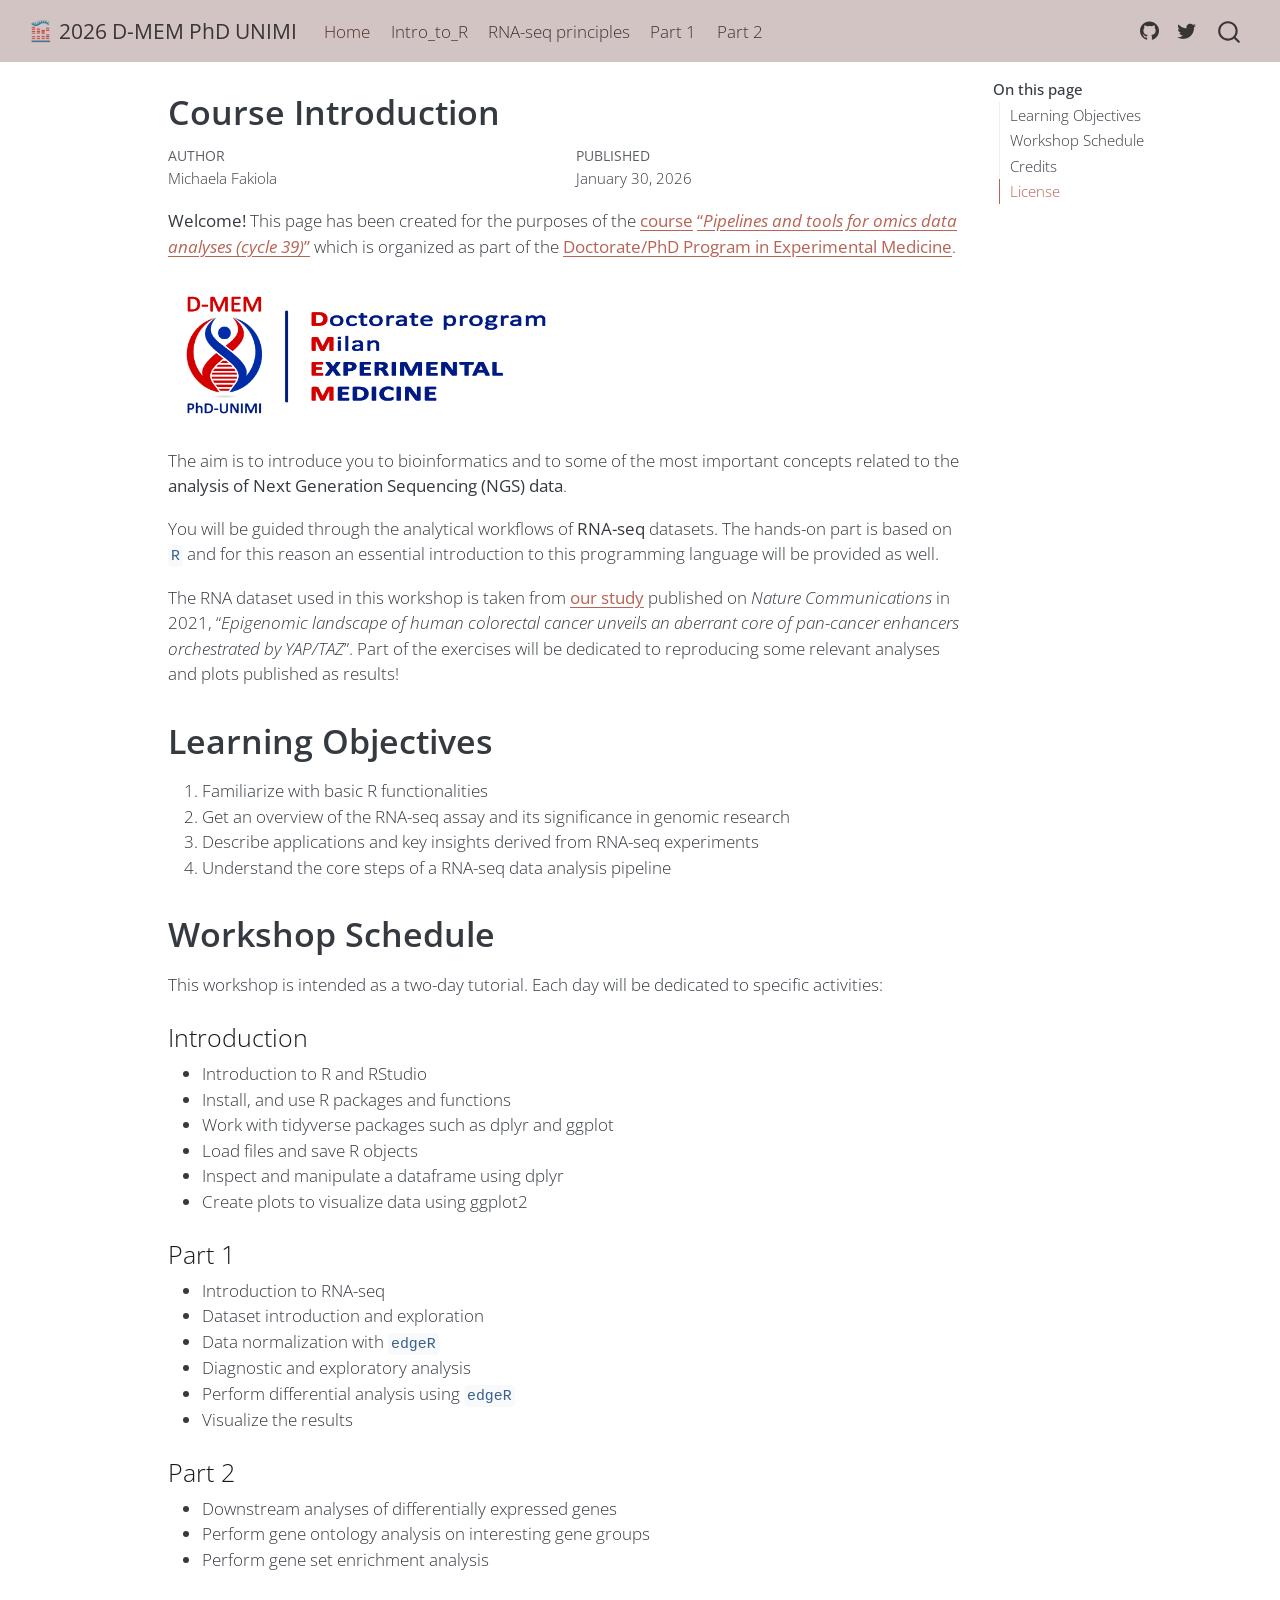
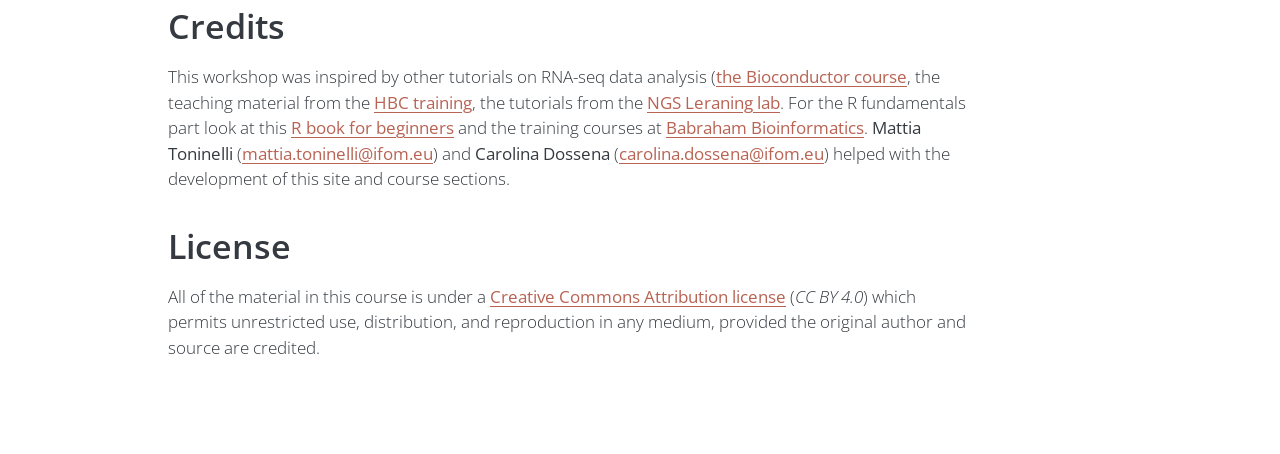
<file: docs/pages/index.html>
<!DOCTYPE html>
<html xmlns="http://www.w3.org/1999/xhtml" lang="en" xml:lang="en"><head>

<meta charset="utf-8">
<meta name="generator" content="quarto-1.6.42">

<meta name="viewport" content="width=device-width, initial-scale=1.0, user-scalable=yes">

<meta name="author" content="Michaela Fakiola">
<meta name="dcterms.date" content="2026-01-30">

<title>Course Introduction – 2026 D-MEM PhD UNIMI</title>
<style>
code{white-space: pre-wrap;}
span.smallcaps{font-variant: small-caps;}
div.columns{display: flex; gap: min(4vw, 1.5em);}
div.column{flex: auto; overflow-x: auto;}
div.hanging-indent{margin-left: 1.5em; text-indent: -1.5em;}
ul.task-list{list-style: none;}
ul.task-list li input[type="checkbox"] {
  width: 0.8em;
  margin: 0 0.8em 0.2em -1em; /* quarto-specific, see https://github.com/quarto-dev/quarto-cli/issues/4556 */ 
  vertical-align: middle;
}
</style>


<script src="../site_libs/quarto-nav/quarto-nav.js"></script>
<script src="../site_libs/quarto-nav/headroom.min.js"></script>
<script src="../site_libs/clipboard/clipboard.min.js"></script>
<script src="../site_libs/quarto-search/autocomplete.umd.js"></script>
<script src="../site_libs/quarto-search/fuse.min.js"></script>
<script src="../site_libs/quarto-search/quarto-search.js"></script>
<meta name="quarto:offset" content="../">
<link href=".././pics/RNA-seq_icon_v2.png" rel="icon" type="image/png">
<script src="../site_libs/quarto-html/quarto.js"></script>
<script src="../site_libs/quarto-html/popper.min.js"></script>
<script src="../site_libs/quarto-html/tippy.umd.min.js"></script>
<script src="../site_libs/quarto-html/anchor.min.js"></script>
<link href="../site_libs/quarto-html/tippy.css" rel="stylesheet">
<link href="../site_libs/quarto-html/quarto-syntax-highlighting-de84f8d6bb715db06a919283c2d1e787.css" rel="stylesheet" id="quarto-text-highlighting-styles">
<script src="../site_libs/bootstrap/bootstrap.min.js"></script>
<link href="../site_libs/bootstrap/bootstrap-icons.css" rel="stylesheet">
<link href="../site_libs/bootstrap/bootstrap-d62041491b689b9bde5dbe557e099e3a.min.css" rel="stylesheet" append-hash="true" id="quarto-bootstrap" data-mode="light">
<script id="quarto-search-options" type="application/json">{
  "location": "navbar",
  "copy-button": false,
  "collapse-after": 3,
  "panel-placement": "end",
  "type": "overlay",
  "limit": 50,
  "keyboard-shortcut": [
    "f",
    "/",
    "s"
  ],
  "show-item-context": false,
  "language": {
    "search-no-results-text": "No results",
    "search-matching-documents-text": "matching documents",
    "search-copy-link-title": "Copy link to search",
    "search-hide-matches-text": "Hide additional matches",
    "search-more-match-text": "more match in this document",
    "search-more-matches-text": "more matches in this document",
    "search-clear-button-title": "Clear",
    "search-text-placeholder": "",
    "search-detached-cancel-button-title": "Cancel",
    "search-submit-button-title": "Submit",
    "search-label": "Search"
  }
}</script>


</head>

<body class="nav-fixed">

<div id="quarto-search-results"></div>
  <header id="quarto-header" class="headroom fixed-top">
    <nav class="navbar navbar-expand-lg " data-bs-theme="dark">
      <div class="navbar-container container-fluid">
      <div class="navbar-brand-container mx-auto">
    <a href="../index.html" class="navbar-brand navbar-brand-logo">
    <img src=".././pics/RNA-seq_icon_v2.png" alt="" class="navbar-logo">
    </a>
    <a class="navbar-brand" href="../index.html">
    <span class="navbar-title">2026 D-MEM PhD UNIMI</span>
    </a>
  </div>
            <div id="quarto-search" class="" title="Search"></div>
          <button class="navbar-toggler" type="button" data-bs-toggle="collapse" data-bs-target="#navbarCollapse" aria-controls="navbarCollapse" role="menu" aria-expanded="false" aria-label="Toggle navigation" onclick="if (window.quartoToggleHeadroom) { window.quartoToggleHeadroom(); }">
  <span class="navbar-toggler-icon"></span>
</button>
          <div class="collapse navbar-collapse" id="navbarCollapse">
            <ul class="navbar-nav navbar-nav-scroll me-auto">
  <li class="nav-item">
    <a class="nav-link active" href="../pages/index.html" aria-current="page"> 
<span class="menu-text">Home</span></a>
  </li>  
  <li class="nav-item">
    <a class="nav-link" href="../pages/Intro_to_R.html"> 
<span class="menu-text">Intro_to_R</span></a>
  </li>  
  <li class="nav-item">
    <a class="nav-link" href="../pages/RNA-seq_principles.html"> 
<span class="menu-text">RNA-seq principles</span></a>
  </li>  
  <li class="nav-item">
    <a class="nav-link" href="../pages/Part1.html"> 
<span class="menu-text">Part 1</span></a>
  </li>  
  <li class="nav-item">
    <a class="nav-link" href="../pages/Part2.html"> 
<span class="menu-text">Part 2</span></a>
  </li>  
</ul>
            <ul class="navbar-nav navbar-nav-scroll ms-auto">
  <li class="nav-item compact">
    <a class="nav-link" href="https://github.com/paganilab"> <i class="bi bi-github" role="img">
</i> 
<span class="menu-text"></span></a>
  </li>  
  <li class="nav-item compact">
    <a class="nav-link" href="https://twitter.com/LabPagani"> <i class="bi bi-twitter" role="img">
</i> 
<span class="menu-text"></span></a>
  </li>  
</ul>
          </div> <!-- /navcollapse -->
            <div class="quarto-navbar-tools">
</div>
      </div> <!-- /container-fluid -->
    </nav>
</header>
<!-- content -->
<div id="quarto-content" class="quarto-container page-columns page-rows-contents page-layout-article page-navbar">
<!-- sidebar -->
<!-- margin-sidebar -->
    <div id="quarto-margin-sidebar" class="sidebar margin-sidebar">
        <nav id="TOC" role="doc-toc" class="toc-active">
    <h2 id="toc-title">On this page</h2>
   
  <ul>
  <li><a href="#learning-objectives" id="toc-learning-objectives" class="nav-link active" data-scroll-target="#learning-objectives">Learning Objectives</a></li>
  <li><a href="#workshop-schedule" id="toc-workshop-schedule" class="nav-link" data-scroll-target="#workshop-schedule">Workshop Schedule</a>
  <ul class="collapse">
  <li><a href="#introduction" id="toc-introduction" class="nav-link" data-scroll-target="#introduction">Introduction</a></li>
  <li><a href="#part-1" id="toc-part-1" class="nav-link" data-scroll-target="#part-1">Part 1</a></li>
  <li><a href="#part-2" id="toc-part-2" class="nav-link" data-scroll-target="#part-2">Part 2</a></li>
  </ul></li>
  <li><a href="#credits" id="toc-credits" class="nav-link" data-scroll-target="#credits">Credits</a></li>
  <li><a href="#license" id="toc-license" class="nav-link" data-scroll-target="#license">License</a></li>
  </ul>
</nav>
    </div>
<!-- main -->
<main class="content" id="quarto-document-content">

<header id="title-block-header" class="quarto-title-block default">
<div class="quarto-title">
<h1 class="title">Course Introduction</h1>
</div>



<div class="quarto-title-meta">

    <div>
    <div class="quarto-title-meta-heading">Author</div>
    <div class="quarto-title-meta-contents">
             <p>Michaela Fakiola </p>
          </div>
  </div>
    
    <div>
    <div class="quarto-title-meta-heading">Published</div>
    <div class="quarto-title-meta-contents">
      <p class="date">January 30, 2026</p>
    </div>
  </div>
  
    
  </div>
  


</header>


<p><strong>Welcome!</strong> This page has been created for the purposes of the <a href="https://dms.ariel.ctu.unimi.it/v5/Home/default.aspx">course</a> <a href="https://www.unimi.it/en/education/postgraduate-and-continuing-education-programmes/doctoral-programmes-phd/phd-courses-list/ay-2025/2026-pipelines-and-tools-omics-data-analyses">“<em>Pipelines and tools for omics data analyses (cycle 39)</em>”</a> which is organized as part of the <a href="https://d-memphd.unimi.it/">Doctorate/PhD Program in Experimental Medicine</a>.</p>
<p><img src="../pics/D-MEM.Jpeg" width="400"></p>
<p>The aim is to introduce you to bioinformatics and to some of the most important concepts related to the <strong>analysis of Next Generation Sequencing (NGS) data</strong>.</p>
<p>You will be guided through the analytical workflows of <strong>RNA-seq</strong> datasets. The hands-on part is based on <code>R</code> and for this reason an essential introduction to this programming language will be provided as well.</p>
<p>The RNA dataset used in this workshop is taken from <a href="https://www.nature.com/articles/s41467-021-22544-y#MOESM1">our study</a> published on <em>Nature Communications</em> in 2021, “<em>Epigenomic landscape of human colorectal cancer unveils an aberrant core of pan-cancer enhancers orchestrated by YAP/TAZ</em>”. Part of the exercises will be dedicated to reproducing some relevant analyses and plots published as results!</p>
<section id="learning-objectives" class="level1">
<h1>Learning Objectives</h1>
<ol type="1">
<li>Familiarize with basic R functionalities</li>
<li>Get an overview of the RNA-seq assay and its significance in genomic research</li>
<li>Describe applications and key insights derived from RNA-seq experiments</li>
<li>Understand the core steps of a RNA-seq data analysis pipeline</li>
</ol>
</section>
<section id="workshop-schedule" class="level1">
<h1>Workshop Schedule</h1>
<p>This workshop is intended as a two-day tutorial. Each day will be dedicated to specific activities:</p>
<section id="introduction" class="level3">
<h3 class="anchored" data-anchor-id="introduction">Introduction</h3>
<ul>
<li>Introduction to R and RStudio</li>
<li>Install, and use R packages and functions</li>
<li>Work with tidyverse packages such as dplyr and ggplot</li>
<li>Load files and save R objects</li>
<li>Inspect and manipulate a dataframe using dplyr</li>
<li>Create plots to visualize data using ggplot2</li>
</ul>
</section>
<section id="part-1" class="level3">
<h3 class="anchored" data-anchor-id="part-1">Part 1</h3>
<ul>
<li>Introduction to RNA-seq</li>
<li>Dataset introduction and exploration</li>
<li>Data normalization with <code>edgeR</code></li>
<li>Diagnostic and exploratory analysis</li>
<li>Perform differential analysis using <code>edgeR</code></li>
<li>Visualize the results</li>
</ul>
</section>
<section id="part-2" class="level3">
<h3 class="anchored" data-anchor-id="part-2">Part 2</h3>
<ul>
<li>Downstream analyses of differentially expressed genes</li>
<li>Perform gene ontology analysis on interesting gene groups</li>
<li>Perform gene set enrichment analysis</li>
</ul>
</section>
</section>
<section id="credits" class="level1">
<h1>Credits</h1>
<p>This workshop was inspired by other tutorials on RNA-seq data analysis (<a href="https://www.bioconductor.org/help/course-materials/2016/CSAMA/">the Bioconductor course</a>, the teaching material from the <a href="https://hbctraining.github.io/Intro-to-bulk-RNAseq/schedule/links-to-lessons.html">HBC training</a>, the tutorials from the <a href="https://ngs101.com/tutorials/">NGS Leraning lab</a>. For the R fundamentals part look at this <a href="https://bookdown.org/daniel_dauber_io/r4np_book/">R book for beginners</a> and the training courses at <a href="https://www.bioinformatics.babraham.ac.uk/training.html">Babraham Bioinformatics</a>. <strong>Mattia Toninelli</strong> (<a href="mailto:mattia.toninelli@ifom.eu" class="email">mattia.toninelli@ifom.eu</a>) and <strong>Carolina Dossena</strong> (<a href="mailto:carolina.dossena@ifom.eu" class="email">carolina.dossena@ifom.eu</a>) helped with the development of this site and course sections.</p>
</section>
<section id="license" class="level1">
<h1>License</h1>
<p>All of the material in this course is under a <a href="https://creativecommons.org/licenses/by/4.0/">Creative Commons Attribution license</a> (<em>CC BY 4.0</em>) which permits unrestricted use, distribution, and reproduction in any medium, provided the original author and source are credited.</p>


</section>

</main> <!-- /main -->
<script id="quarto-html-after-body" type="application/javascript">
window.document.addEventListener("DOMContentLoaded", function (event) {
  const toggleBodyColorMode = (bsSheetEl) => {
    const mode = bsSheetEl.getAttribute("data-mode");
    const bodyEl = window.document.querySelector("body");
    if (mode === "dark") {
      bodyEl.classList.add("quarto-dark");
      bodyEl.classList.remove("quarto-light");
    } else {
      bodyEl.classList.add("quarto-light");
      bodyEl.classList.remove("quarto-dark");
    }
  }
  const toggleBodyColorPrimary = () => {
    const bsSheetEl = window.document.querySelector("link#quarto-bootstrap");
    if (bsSheetEl) {
      toggleBodyColorMode(bsSheetEl);
    }
  }
  toggleBodyColorPrimary();  
  const icon = "";
  const anchorJS = new window.AnchorJS();
  anchorJS.options = {
    placement: 'right',
    icon: icon
  };
  anchorJS.add('.anchored');
  const isCodeAnnotation = (el) => {
    for (const clz of el.classList) {
      if (clz.startsWith('code-annotation-')) {                     
        return true;
      }
    }
    return false;
  }
  const onCopySuccess = function(e) {
    // button target
    const button = e.trigger;
    // don't keep focus
    button.blur();
    // flash "checked"
    button.classList.add('code-copy-button-checked');
    var currentTitle = button.getAttribute("title");
    button.setAttribute("title", "Copied!");
    let tooltip;
    if (window.bootstrap) {
      button.setAttribute("data-bs-toggle", "tooltip");
      button.setAttribute("data-bs-placement", "left");
      button.setAttribute("data-bs-title", "Copied!");
      tooltip = new bootstrap.Tooltip(button, 
        { trigger: "manual", 
          customClass: "code-copy-button-tooltip",
          offset: [0, -8]});
      tooltip.show();    
    }
    setTimeout(function() {
      if (tooltip) {
        tooltip.hide();
        button.removeAttribute("data-bs-title");
        button.removeAttribute("data-bs-toggle");
        button.removeAttribute("data-bs-placement");
      }
      button.setAttribute("title", currentTitle);
      button.classList.remove('code-copy-button-checked');
    }, 1000);
    // clear code selection
    e.clearSelection();
  }
  const getTextToCopy = function(trigger) {
      const codeEl = trigger.previousElementSibling.cloneNode(true);
      for (const childEl of codeEl.children) {
        if (isCodeAnnotation(childEl)) {
          childEl.remove();
        }
      }
      return codeEl.innerText;
  }
  const clipboard = new window.ClipboardJS('.code-copy-button:not([data-in-quarto-modal])', {
    text: getTextToCopy
  });
  clipboard.on('success', onCopySuccess);
  if (window.document.getElementById('quarto-embedded-source-code-modal')) {
    const clipboardModal = new window.ClipboardJS('.code-copy-button[data-in-quarto-modal]', {
      text: getTextToCopy,
      container: window.document.getElementById('quarto-embedded-source-code-modal')
    });
    clipboardModal.on('success', onCopySuccess);
  }
    var localhostRegex = new RegExp(/^(?:http|https):\/\/localhost\:?[0-9]*\//);
    var mailtoRegex = new RegExp(/^mailto:/);
      var filterRegex = new RegExp('/' + window.location.host + '/');
    var isInternal = (href) => {
        return filterRegex.test(href) || localhostRegex.test(href) || mailtoRegex.test(href);
    }
    // Inspect non-navigation links and adorn them if external
 	var links = window.document.querySelectorAll('a[href]:not(.nav-link):not(.navbar-brand):not(.toc-action):not(.sidebar-link):not(.sidebar-item-toggle):not(.pagination-link):not(.no-external):not([aria-hidden]):not(.dropdown-item):not(.quarto-navigation-tool):not(.about-link)');
    for (var i=0; i<links.length; i++) {
      const link = links[i];
      if (!isInternal(link.href)) {
        // undo the damage that might have been done by quarto-nav.js in the case of
        // links that we want to consider external
        if (link.dataset.originalHref !== undefined) {
          link.href = link.dataset.originalHref;
        }
      }
    }
  function tippyHover(el, contentFn, onTriggerFn, onUntriggerFn) {
    const config = {
      allowHTML: true,
      maxWidth: 500,
      delay: 100,
      arrow: false,
      appendTo: function(el) {
          return el.parentElement;
      },
      interactive: true,
      interactiveBorder: 10,
      theme: 'quarto',
      placement: 'bottom-start',
    };
    if (contentFn) {
      config.content = contentFn;
    }
    if (onTriggerFn) {
      config.onTrigger = onTriggerFn;
    }
    if (onUntriggerFn) {
      config.onUntrigger = onUntriggerFn;
    }
    window.tippy(el, config); 
  }
  const noterefs = window.document.querySelectorAll('a[role="doc-noteref"]');
  for (var i=0; i<noterefs.length; i++) {
    const ref = noterefs[i];
    tippyHover(ref, function() {
      // use id or data attribute instead here
      let href = ref.getAttribute('data-footnote-href') || ref.getAttribute('href');
      try { href = new URL(href).hash; } catch {}
      const id = href.replace(/^#\/?/, "");
      const note = window.document.getElementById(id);
      if (note) {
        return note.innerHTML;
      } else {
        return "";
      }
    });
  }
  const xrefs = window.document.querySelectorAll('a.quarto-xref');
  const processXRef = (id, note) => {
    // Strip column container classes
    const stripColumnClz = (el) => {
      el.classList.remove("page-full", "page-columns");
      if (el.children) {
        for (const child of el.children) {
          stripColumnClz(child);
        }
      }
    }
    stripColumnClz(note)
    if (id === null || id.startsWith('sec-')) {
      // Special case sections, only their first couple elements
      const container = document.createElement("div");
      if (note.children && note.children.length > 2) {
        container.appendChild(note.children[0].cloneNode(true));
        for (let i = 1; i < note.children.length; i++) {
          const child = note.children[i];
          if (child.tagName === "P" && child.innerText === "") {
            continue;
          } else {
            container.appendChild(child.cloneNode(true));
            break;
          }
        }
        if (window.Quarto?.typesetMath) {
          window.Quarto.typesetMath(container);
        }
        return container.innerHTML
      } else {
        if (window.Quarto?.typesetMath) {
          window.Quarto.typesetMath(note);
        }
        return note.innerHTML;
      }
    } else {
      // Remove any anchor links if they are present
      const anchorLink = note.querySelector('a.anchorjs-link');
      if (anchorLink) {
        anchorLink.remove();
      }
      if (window.Quarto?.typesetMath) {
        window.Quarto.typesetMath(note);
      }
      if (note.classList.contains("callout")) {
        return note.outerHTML;
      } else {
        return note.innerHTML;
      }
    }
  }
  for (var i=0; i<xrefs.length; i++) {
    const xref = xrefs[i];
    tippyHover(xref, undefined, function(instance) {
      instance.disable();
      let url = xref.getAttribute('href');
      let hash = undefined; 
      if (url.startsWith('#')) {
        hash = url;
      } else {
        try { hash = new URL(url).hash; } catch {}
      }
      if (hash) {
        const id = hash.replace(/^#\/?/, "");
        const note = window.document.getElementById(id);
        if (note !== null) {
          try {
            const html = processXRef(id, note.cloneNode(true));
            instance.setContent(html);
          } finally {
            instance.enable();
            instance.show();
          }
        } else {
          // See if we can fetch this
          fetch(url.split('#')[0])
          .then(res => res.text())
          .then(html => {
            const parser = new DOMParser();
            const htmlDoc = parser.parseFromString(html, "text/html");
            const note = htmlDoc.getElementById(id);
            if (note !== null) {
              const html = processXRef(id, note);
              instance.setContent(html);
            } 
          }).finally(() => {
            instance.enable();
            instance.show();
          });
        }
      } else {
        // See if we can fetch a full url (with no hash to target)
        // This is a special case and we should probably do some content thinning / targeting
        fetch(url)
        .then(res => res.text())
        .then(html => {
          const parser = new DOMParser();
          const htmlDoc = parser.parseFromString(html, "text/html");
          const note = htmlDoc.querySelector('main.content');
          if (note !== null) {
            // This should only happen for chapter cross references
            // (since there is no id in the URL)
            // remove the first header
            if (note.children.length > 0 && note.children[0].tagName === "HEADER") {
              note.children[0].remove();
            }
            const html = processXRef(null, note);
            instance.setContent(html);
          } 
        }).finally(() => {
          instance.enable();
          instance.show();
        });
      }
    }, function(instance) {
    });
  }
      let selectedAnnoteEl;
      const selectorForAnnotation = ( cell, annotation) => {
        let cellAttr = 'data-code-cell="' + cell + '"';
        let lineAttr = 'data-code-annotation="' +  annotation + '"';
        const selector = 'span[' + cellAttr + '][' + lineAttr + ']';
        return selector;
      }
      const selectCodeLines = (annoteEl) => {
        const doc = window.document;
        const targetCell = annoteEl.getAttribute("data-target-cell");
        const targetAnnotation = annoteEl.getAttribute("data-target-annotation");
        const annoteSpan = window.document.querySelector(selectorForAnnotation(targetCell, targetAnnotation));
        const lines = annoteSpan.getAttribute("data-code-lines").split(",");
        const lineIds = lines.map((line) => {
          return targetCell + "-" + line;
        })
        let top = null;
        let height = null;
        let parent = null;
        if (lineIds.length > 0) {
            //compute the position of the single el (top and bottom and make a div)
            const el = window.document.getElementById(lineIds[0]);
            top = el.offsetTop;
            height = el.offsetHeight;
            parent = el.parentElement.parentElement;
          if (lineIds.length > 1) {
            const lastEl = window.document.getElementById(lineIds[lineIds.length - 1]);
            const bottom = lastEl.offsetTop + lastEl.offsetHeight;
            height = bottom - top;
          }
          if (top !== null && height !== null && parent !== null) {
            // cook up a div (if necessary) and position it 
            let div = window.document.getElementById("code-annotation-line-highlight");
            if (div === null) {
              div = window.document.createElement("div");
              div.setAttribute("id", "code-annotation-line-highlight");
              div.style.position = 'absolute';
              parent.appendChild(div);
            }
            div.style.top = top - 2 + "px";
            div.style.height = height + 4 + "px";
            div.style.left = 0;
            let gutterDiv = window.document.getElementById("code-annotation-line-highlight-gutter");
            if (gutterDiv === null) {
              gutterDiv = window.document.createElement("div");
              gutterDiv.setAttribute("id", "code-annotation-line-highlight-gutter");
              gutterDiv.style.position = 'absolute';
              const codeCell = window.document.getElementById(targetCell);
              const gutter = codeCell.querySelector('.code-annotation-gutter');
              gutter.appendChild(gutterDiv);
            }
            gutterDiv.style.top = top - 2 + "px";
            gutterDiv.style.height = height + 4 + "px";
          }
          selectedAnnoteEl = annoteEl;
        }
      };
      const unselectCodeLines = () => {
        const elementsIds = ["code-annotation-line-highlight", "code-annotation-line-highlight-gutter"];
        elementsIds.forEach((elId) => {
          const div = window.document.getElementById(elId);
          if (div) {
            div.remove();
          }
        });
        selectedAnnoteEl = undefined;
      };
        // Handle positioning of the toggle
    window.addEventListener(
      "resize",
      throttle(() => {
        elRect = undefined;
        if (selectedAnnoteEl) {
          selectCodeLines(selectedAnnoteEl);
        }
      }, 10)
    );
    function throttle(fn, ms) {
    let throttle = false;
    let timer;
      return (...args) => {
        if(!throttle) { // first call gets through
            fn.apply(this, args);
            throttle = true;
        } else { // all the others get throttled
            if(timer) clearTimeout(timer); // cancel #2
            timer = setTimeout(() => {
              fn.apply(this, args);
              timer = throttle = false;
            }, ms);
        }
      };
    }
      // Attach click handler to the DT
      const annoteDls = window.document.querySelectorAll('dt[data-target-cell]');
      for (const annoteDlNode of annoteDls) {
        annoteDlNode.addEventListener('click', (event) => {
          const clickedEl = event.target;
          if (clickedEl !== selectedAnnoteEl) {
            unselectCodeLines();
            const activeEl = window.document.querySelector('dt[data-target-cell].code-annotation-active');
            if (activeEl) {
              activeEl.classList.remove('code-annotation-active');
            }
            selectCodeLines(clickedEl);
            clickedEl.classList.add('code-annotation-active');
          } else {
            // Unselect the line
            unselectCodeLines();
            clickedEl.classList.remove('code-annotation-active');
          }
        });
      }
  const findCites = (el) => {
    const parentEl = el.parentElement;
    if (parentEl) {
      const cites = parentEl.dataset.cites;
      if (cites) {
        return {
          el,
          cites: cites.split(' ')
        };
      } else {
        return findCites(el.parentElement)
      }
    } else {
      return undefined;
    }
  };
  var bibliorefs = window.document.querySelectorAll('a[role="doc-biblioref"]');
  for (var i=0; i<bibliorefs.length; i++) {
    const ref = bibliorefs[i];
    const citeInfo = findCites(ref);
    if (citeInfo) {
      tippyHover(citeInfo.el, function() {
        var popup = window.document.createElement('div');
        citeInfo.cites.forEach(function(cite) {
          var citeDiv = window.document.createElement('div');
          citeDiv.classList.add('hanging-indent');
          citeDiv.classList.add('csl-entry');
          var biblioDiv = window.document.getElementById('ref-' + cite);
          if (biblioDiv) {
            citeDiv.innerHTML = biblioDiv.innerHTML;
          }
          popup.appendChild(citeDiv);
        });
        return popup.innerHTML;
      });
    }
  }
});
</script>
</div> <!-- /content -->




</body></html>
</file>
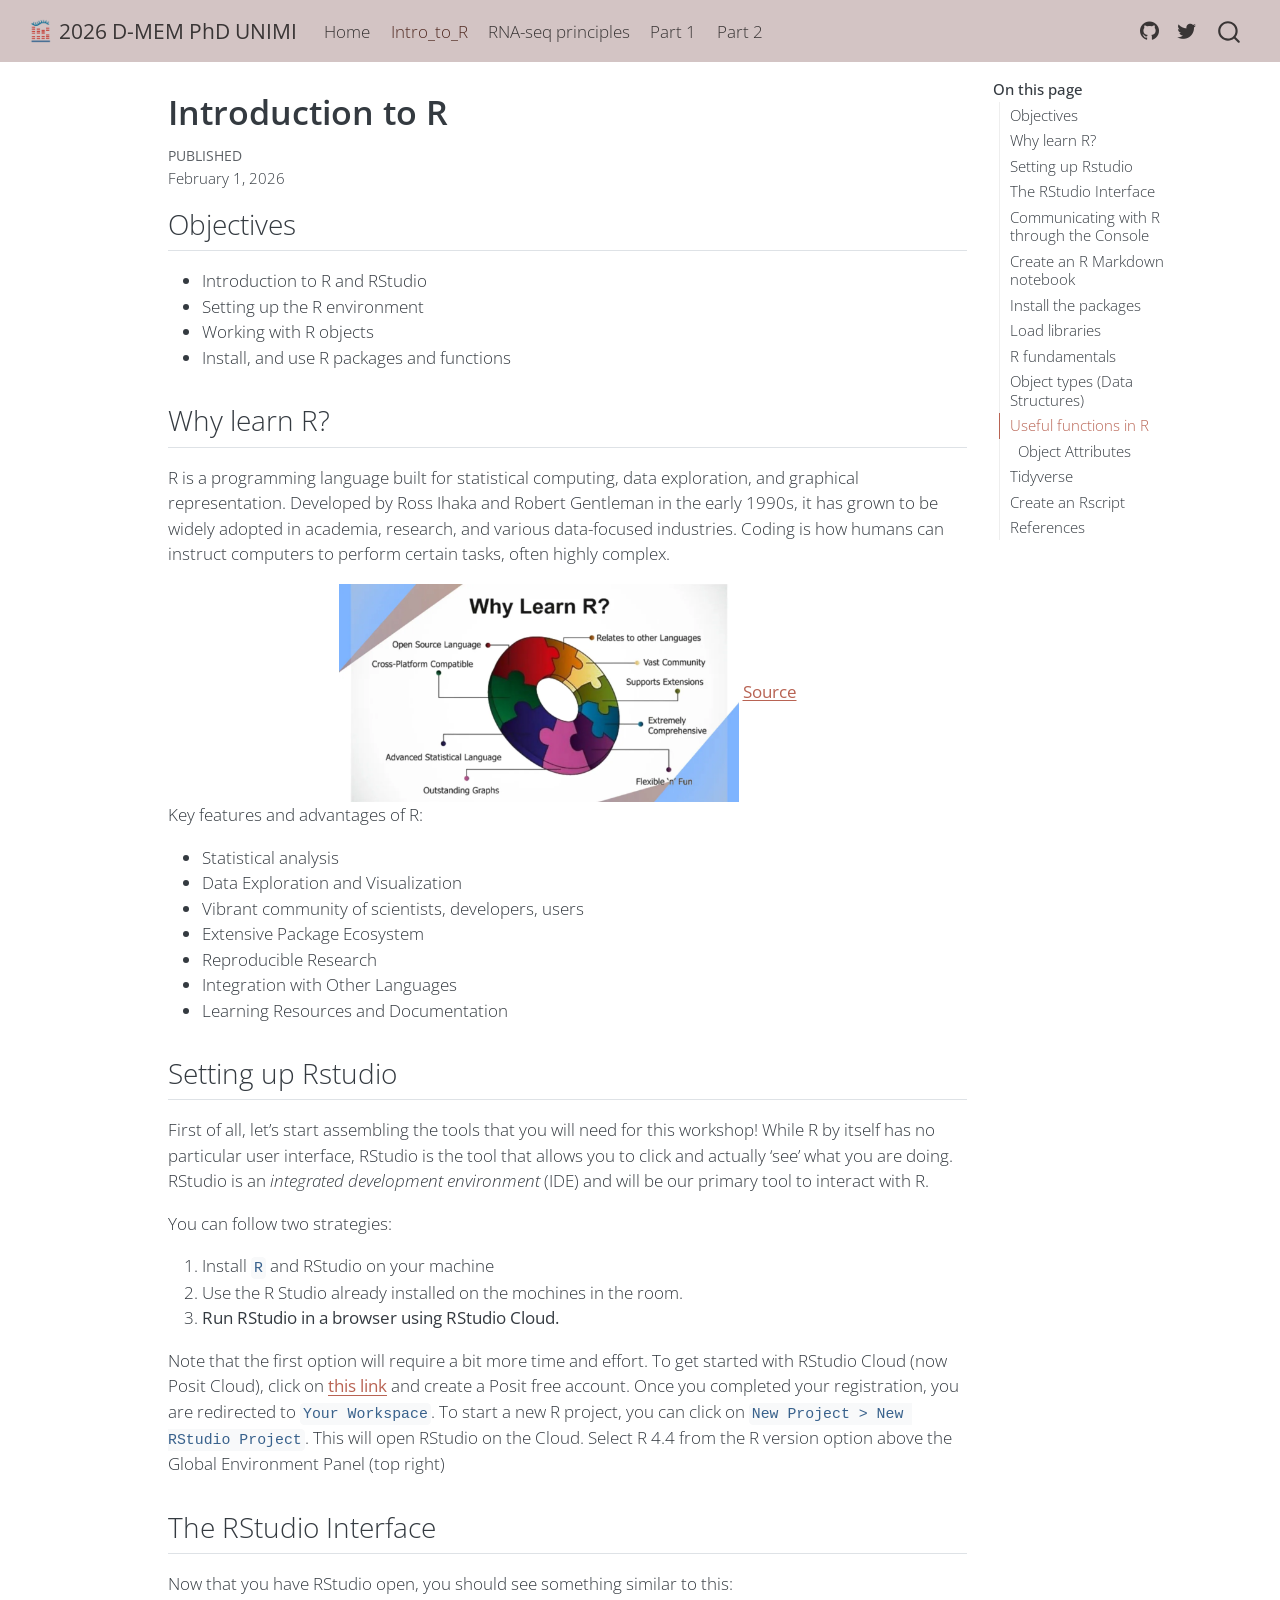
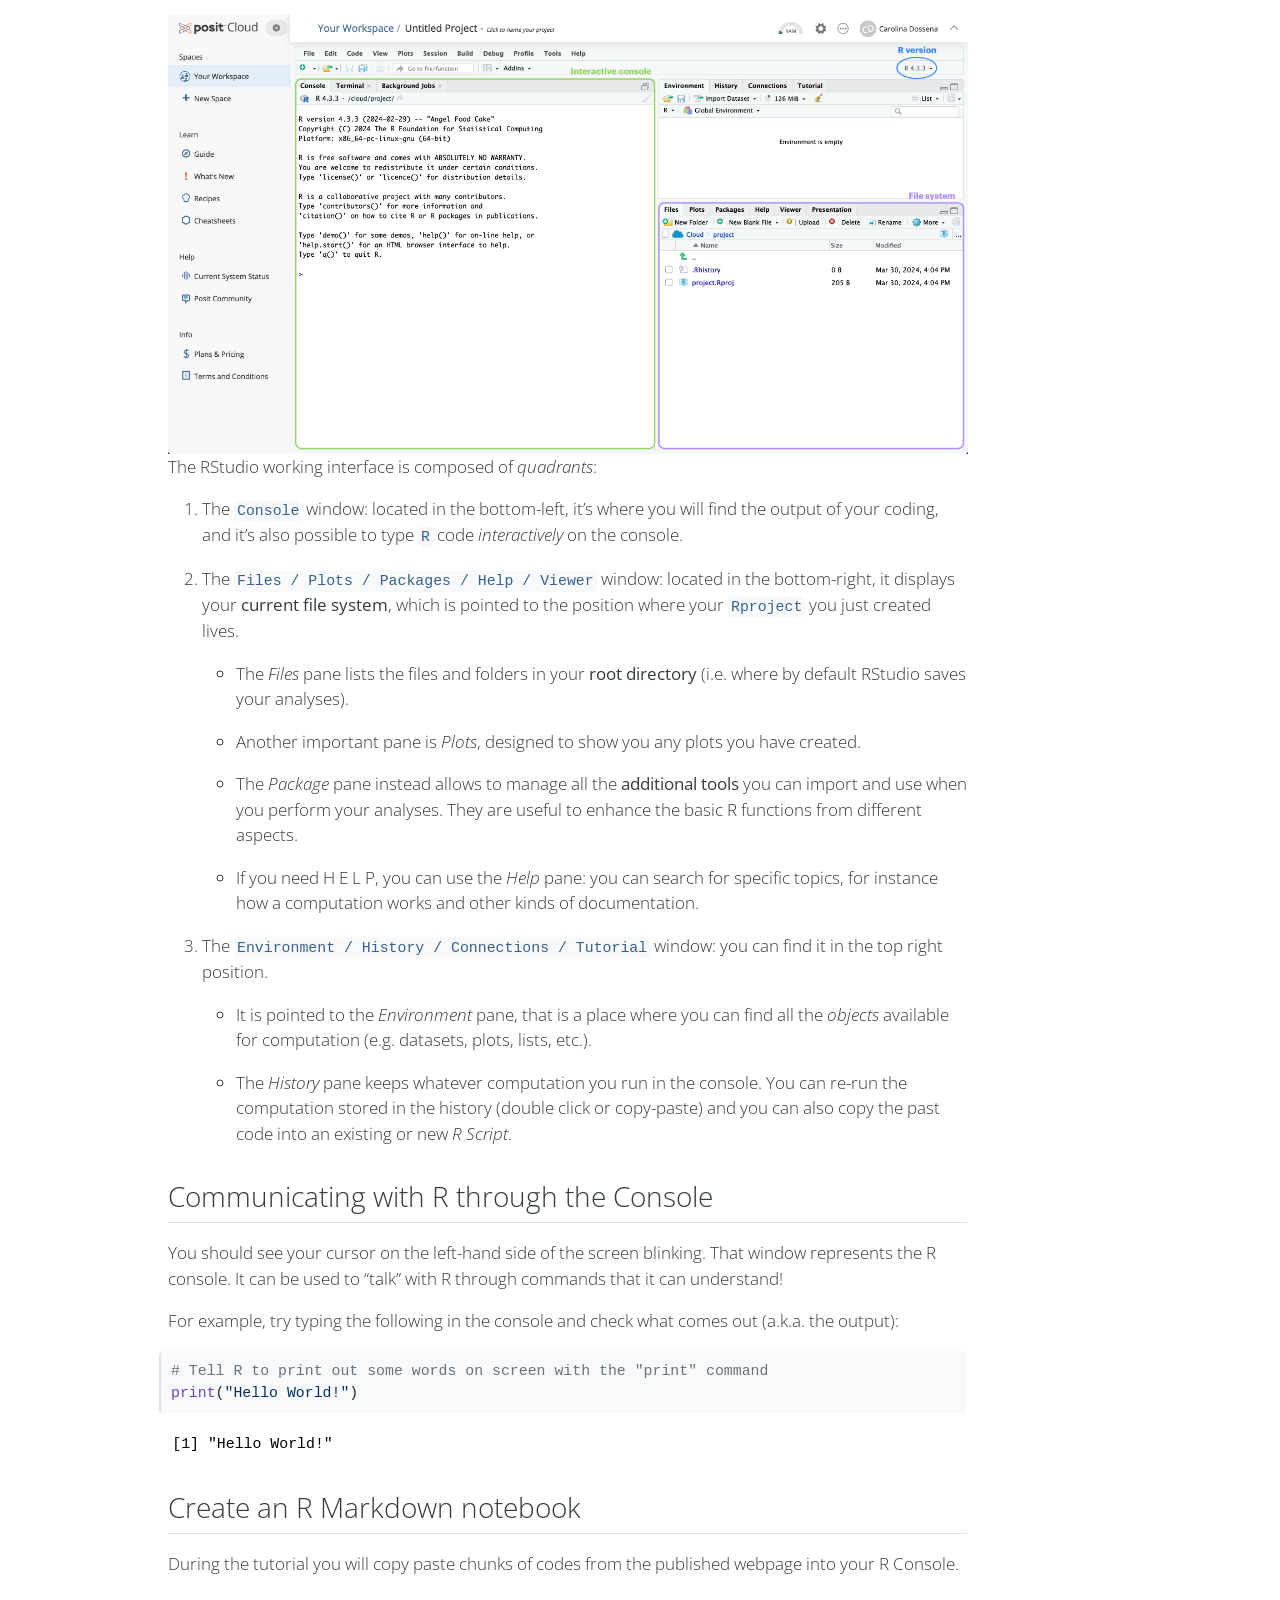
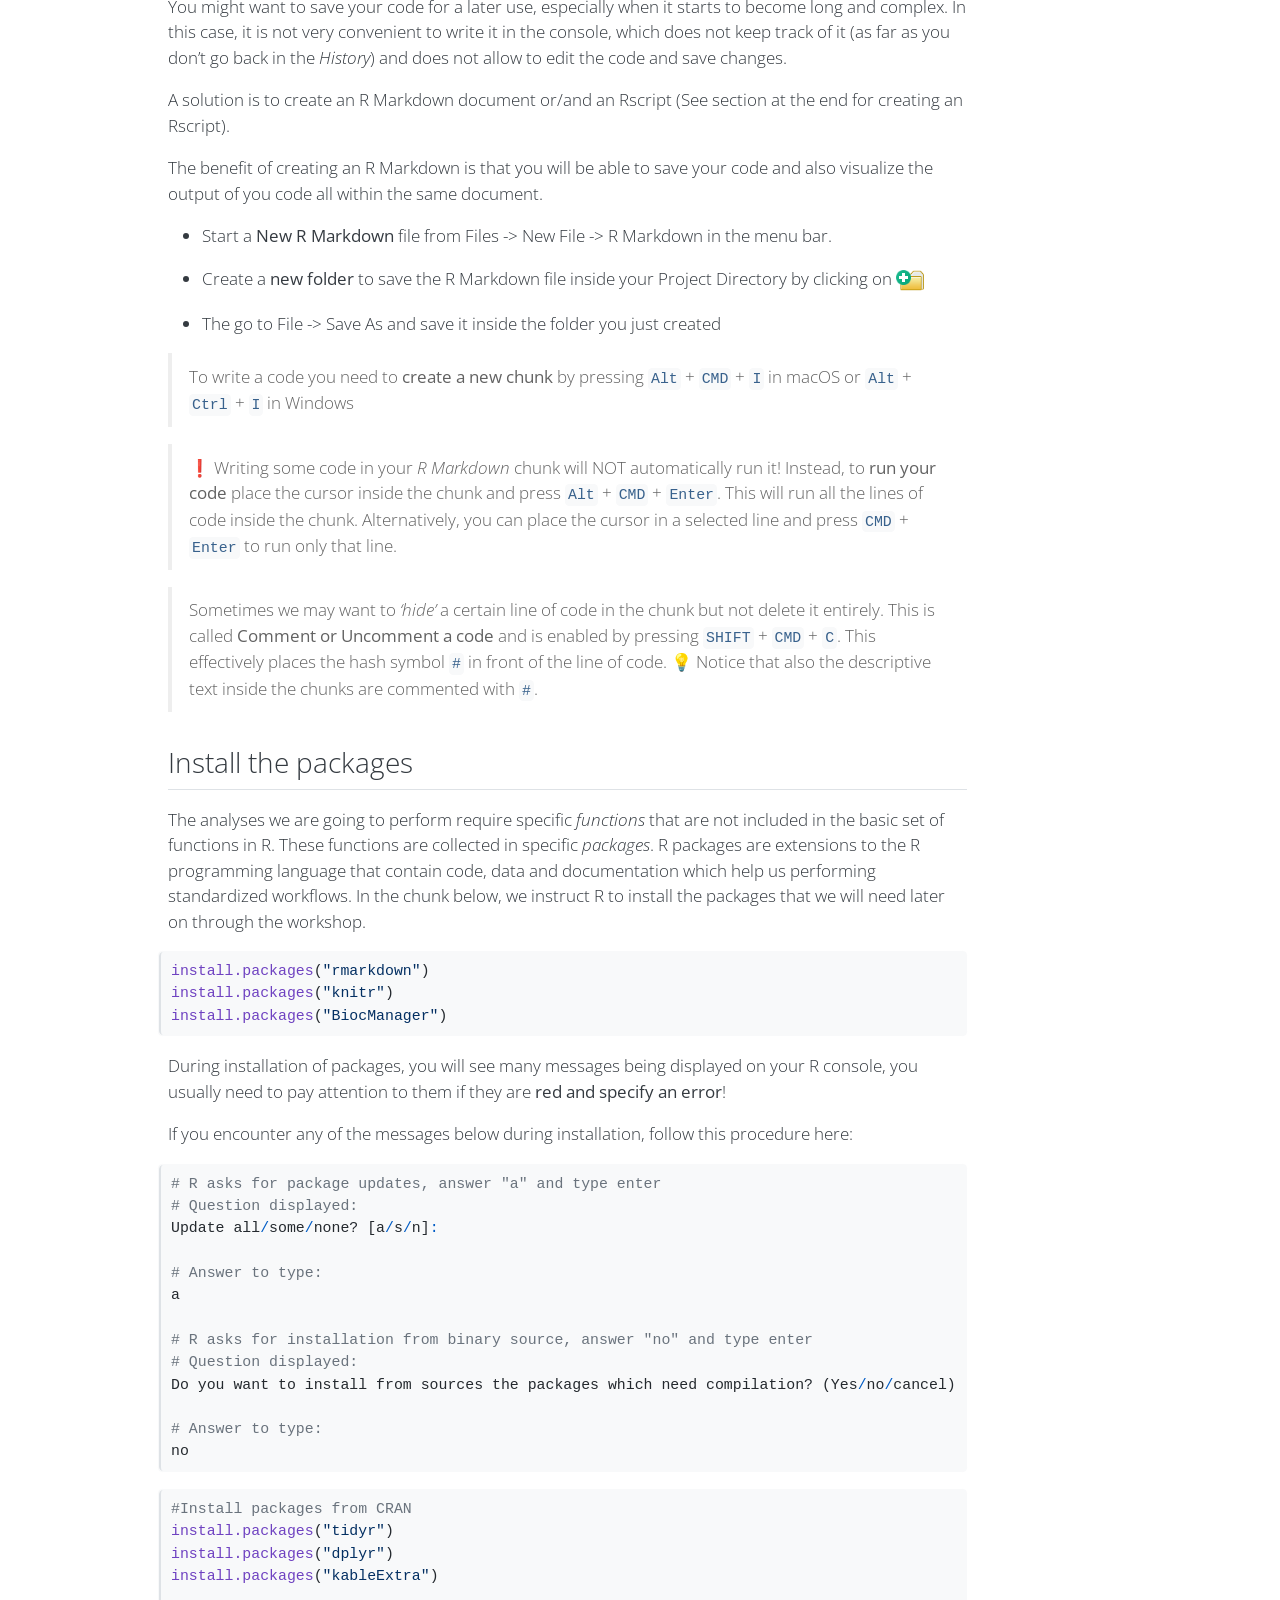
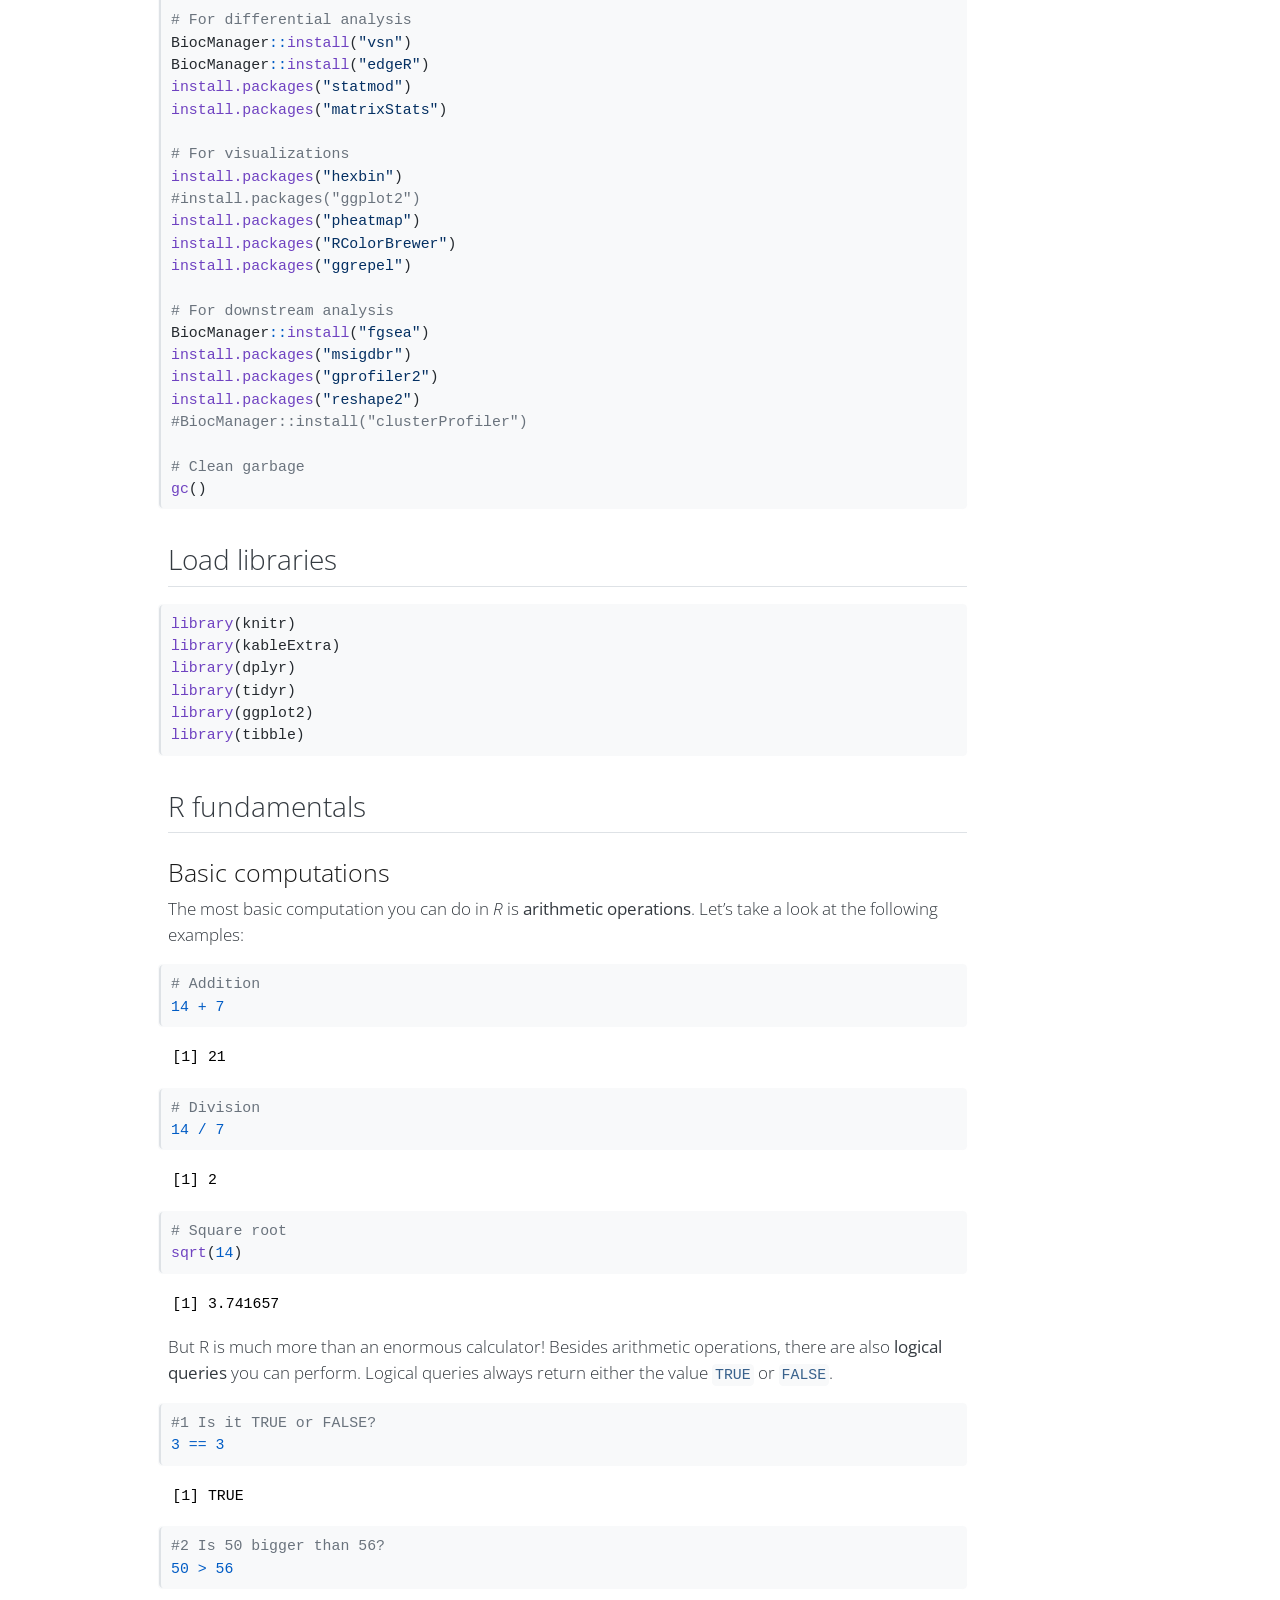
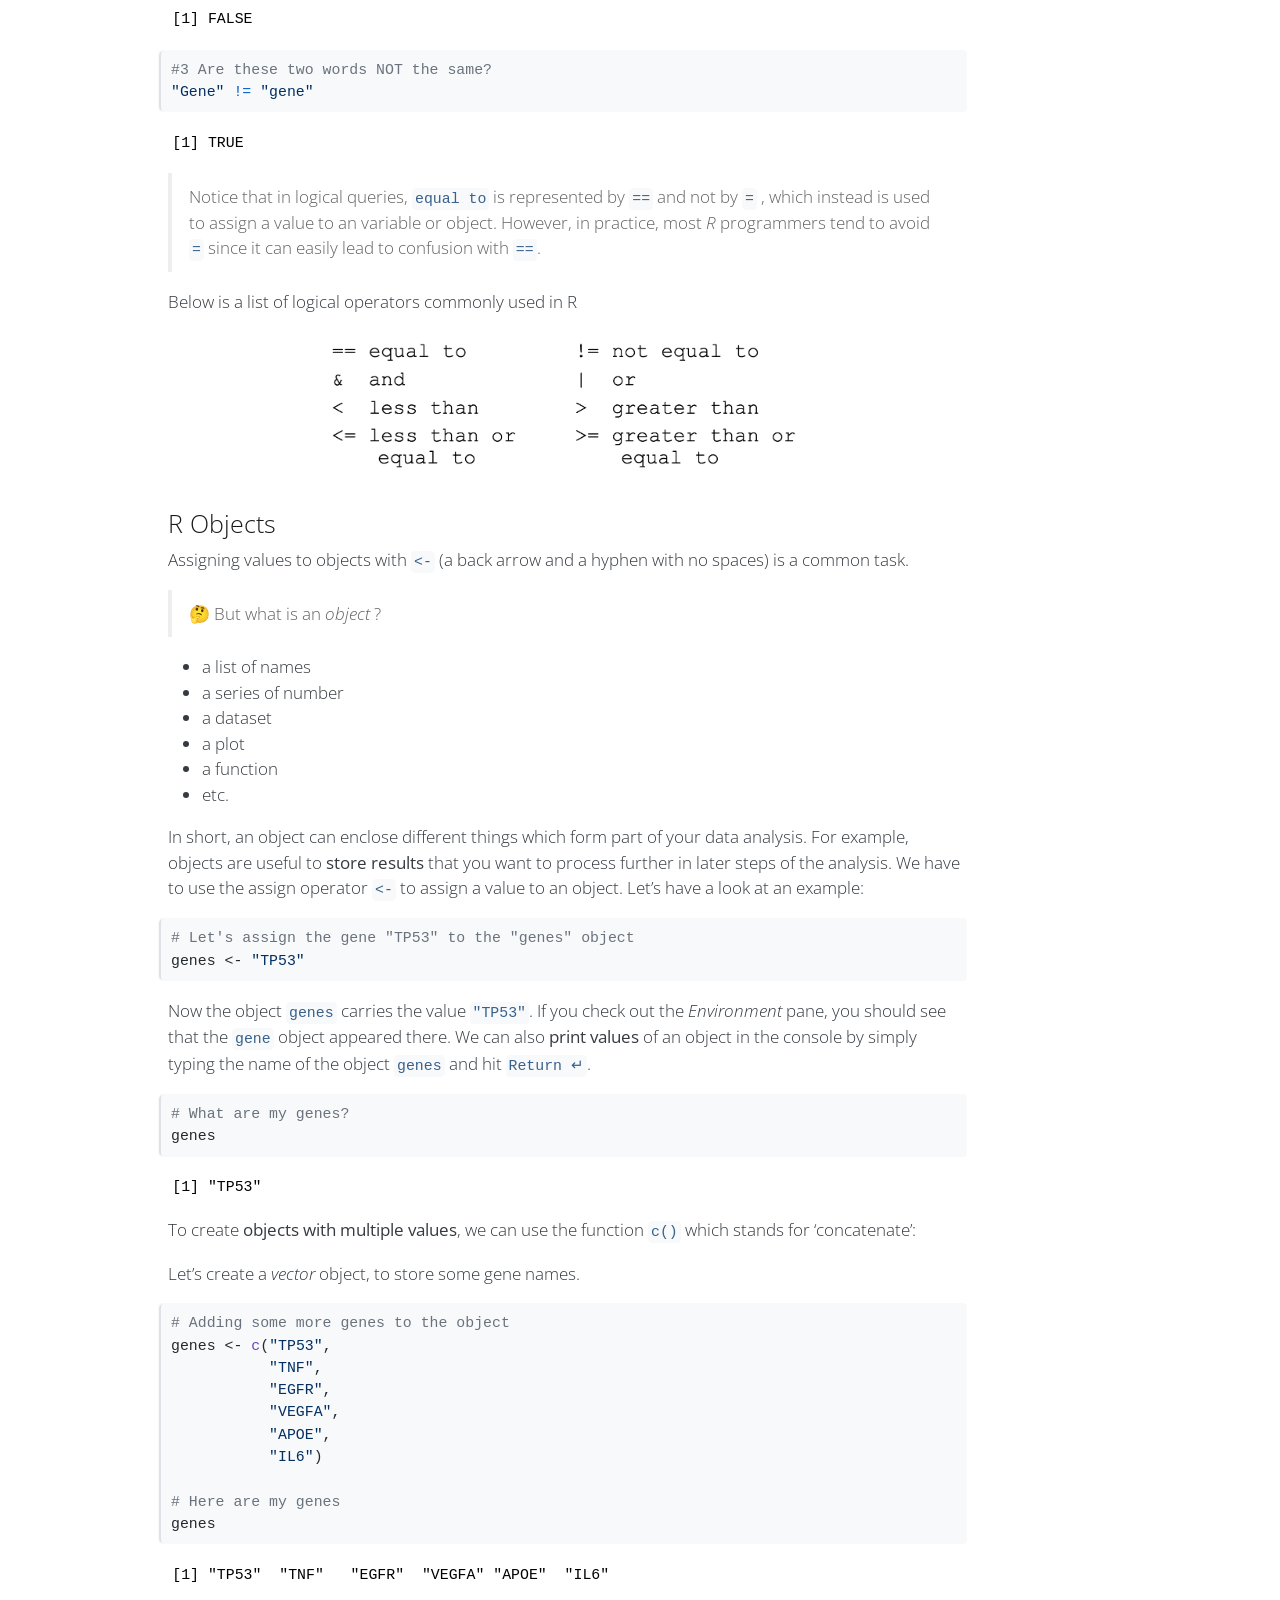
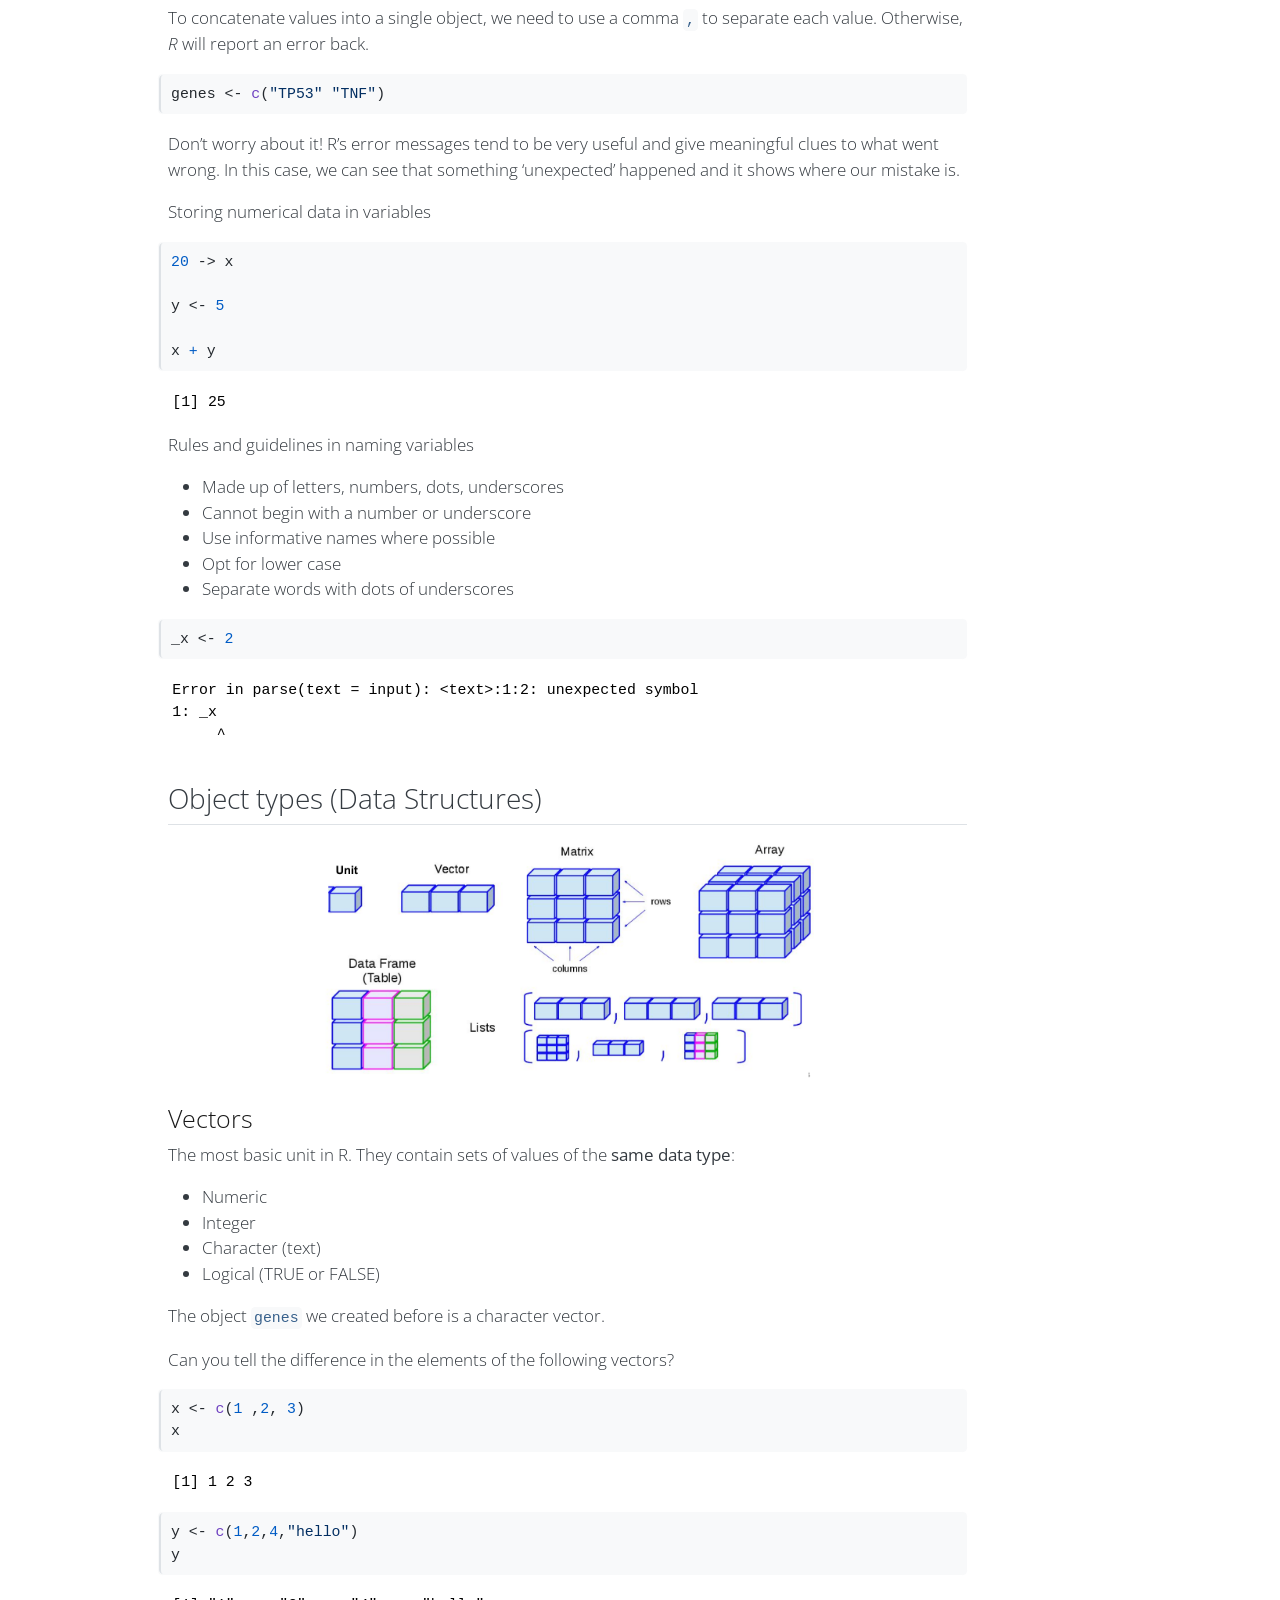
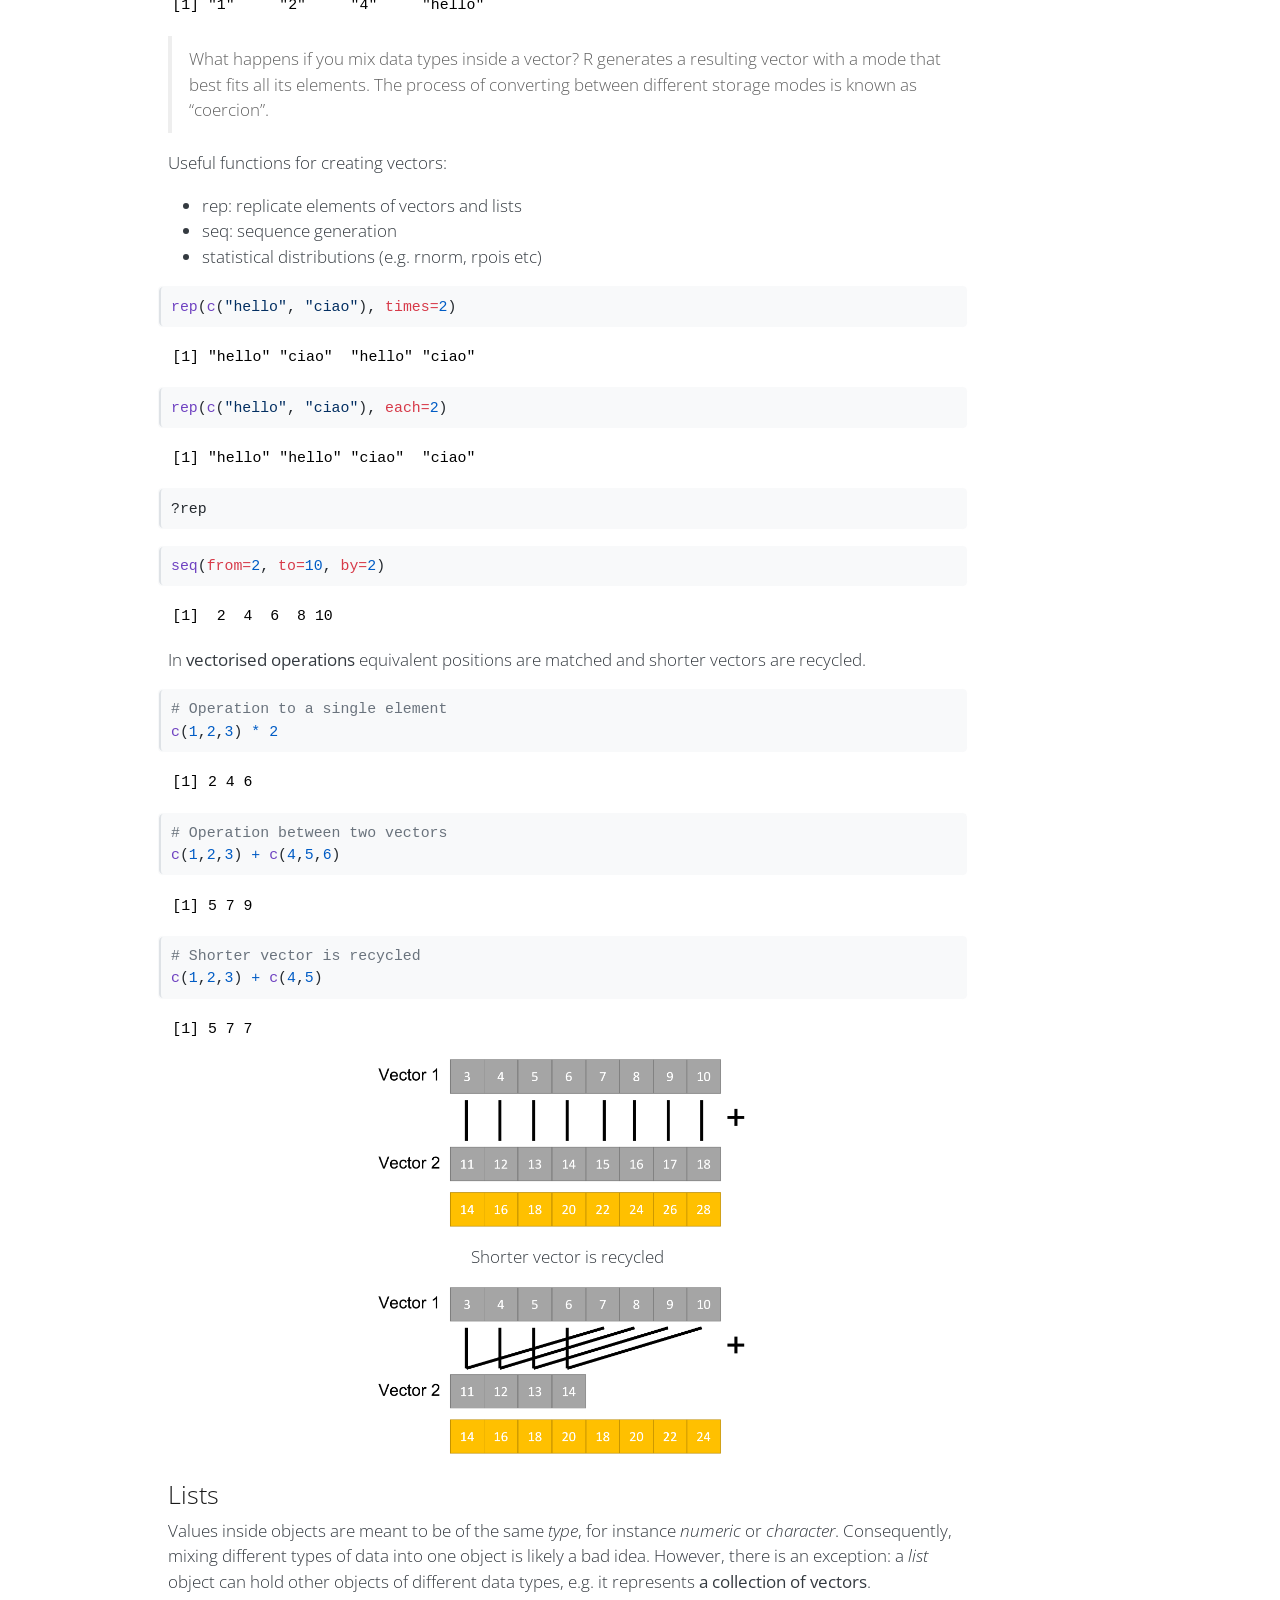
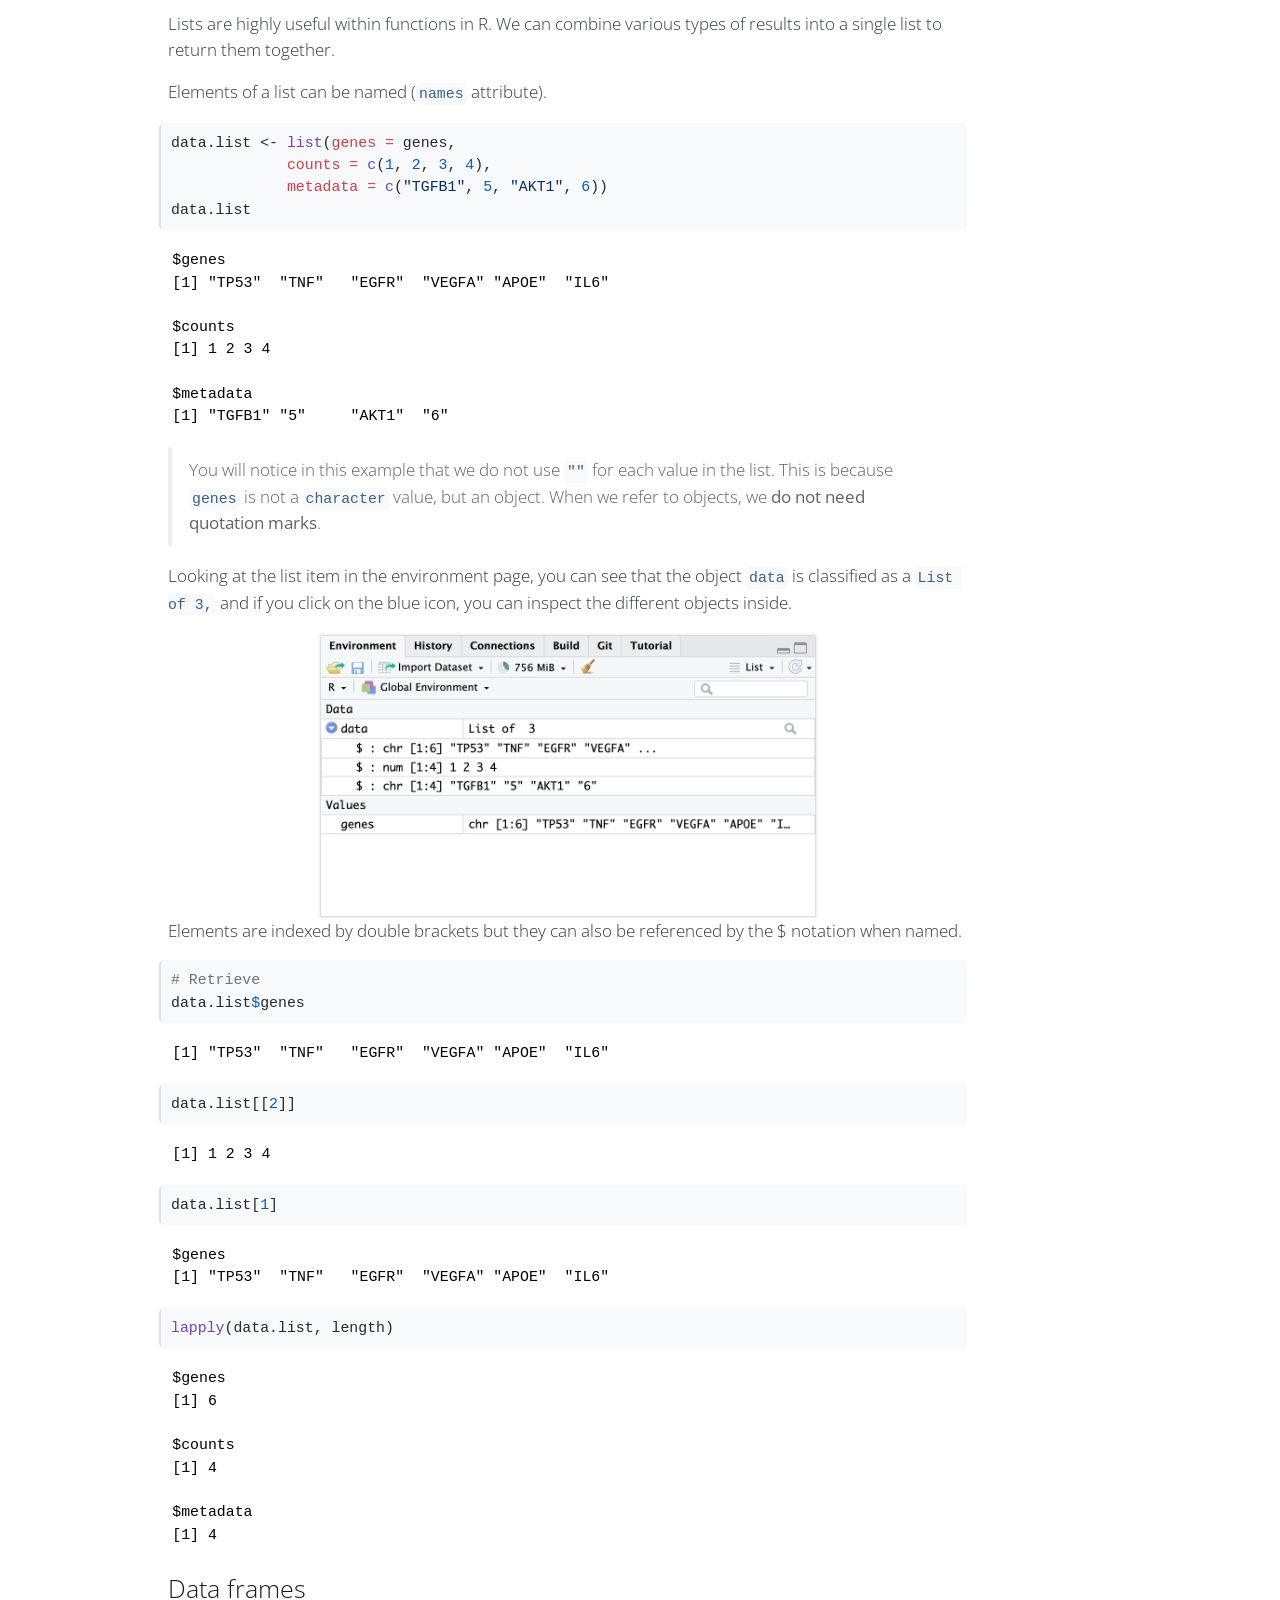
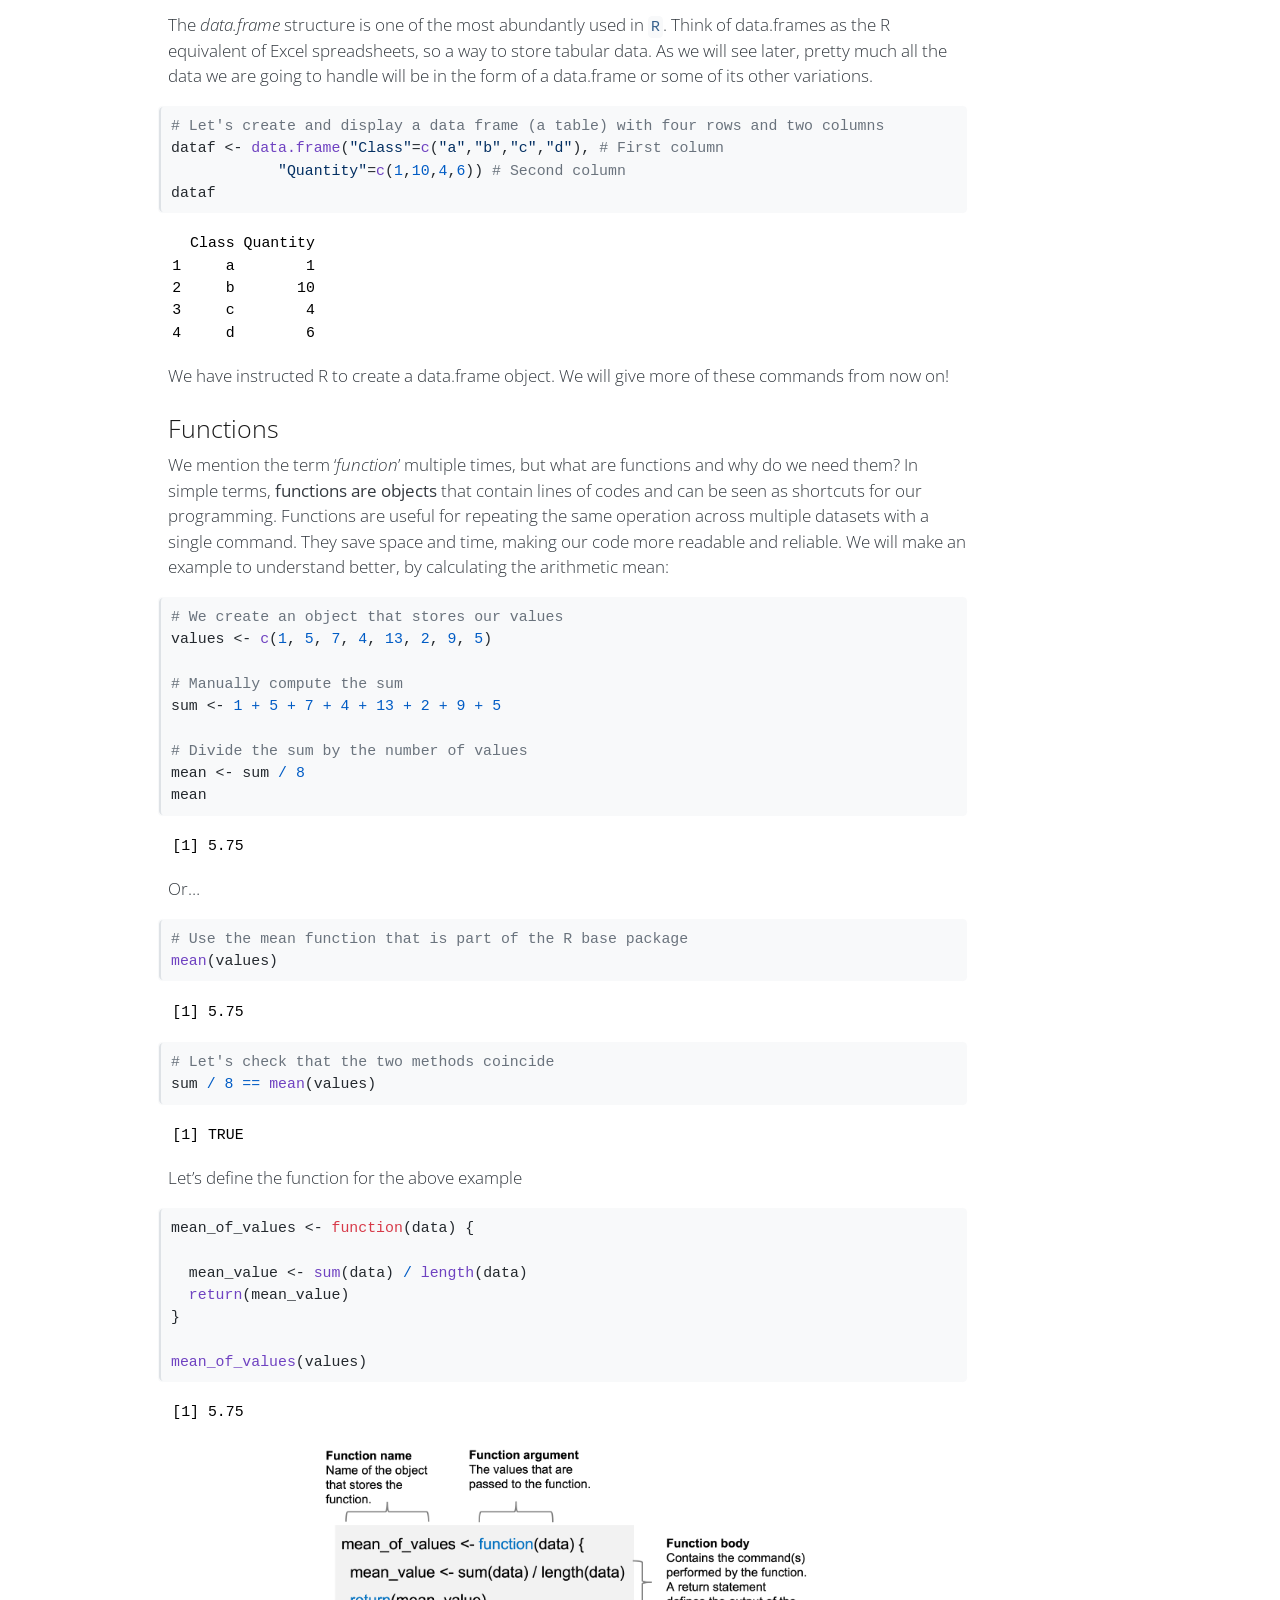
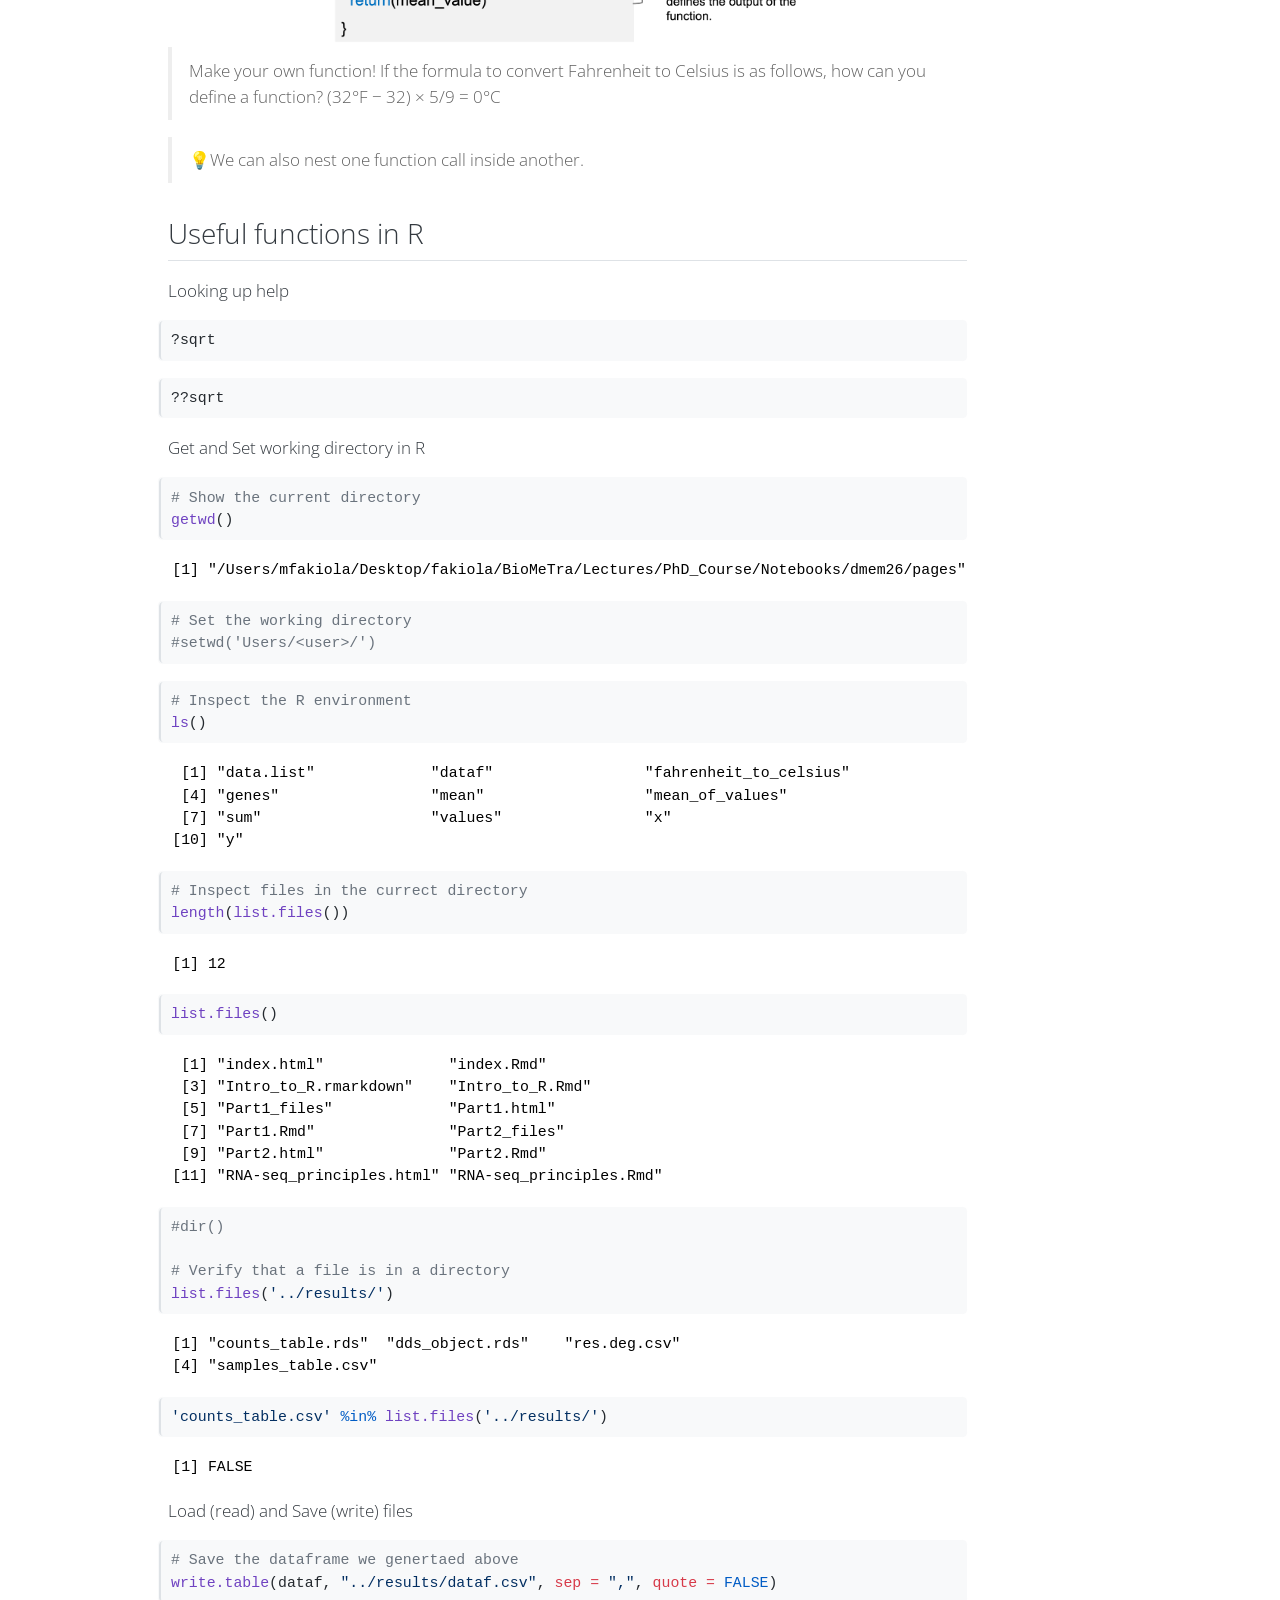
<file: docs/pages/Intro_to_R.html>
<!DOCTYPE html>
<html xmlns="http://www.w3.org/1999/xhtml" lang="en" xml:lang="en"><head>

<meta charset="utf-8">
<meta name="generator" content="quarto-1.6.42">

<meta name="viewport" content="width=device-width, initial-scale=1.0, user-scalable=yes">

<meta name="dcterms.date" content="2026-02-01">

<title>Introduction to R – 2026 D-MEM PhD UNIMI</title>
<style>
code{white-space: pre-wrap;}
span.smallcaps{font-variant: small-caps;}
div.columns{display: flex; gap: min(4vw, 1.5em);}
div.column{flex: auto; overflow-x: auto;}
div.hanging-indent{margin-left: 1.5em; text-indent: -1.5em;}
ul.task-list{list-style: none;}
ul.task-list li input[type="checkbox"] {
  width: 0.8em;
  margin: 0 0.8em 0.2em -1em; /* quarto-specific, see https://github.com/quarto-dev/quarto-cli/issues/4556 */ 
  vertical-align: middle;
}
/* CSS for syntax highlighting */
pre > code.sourceCode { white-space: pre; position: relative; }
pre > code.sourceCode > span { line-height: 1.25; }
pre > code.sourceCode > span:empty { height: 1.2em; }
.sourceCode { overflow: visible; }
code.sourceCode > span { color: inherit; text-decoration: inherit; }
div.sourceCode { margin: 1em 0; }
pre.sourceCode { margin: 0; }
@media screen {
div.sourceCode { overflow: auto; }
}
@media print {
pre > code.sourceCode { white-space: pre-wrap; }
pre > code.sourceCode > span { display: inline-block; text-indent: -5em; padding-left: 5em; }
}
pre.numberSource code
  { counter-reset: source-line 0; }
pre.numberSource code > span
  { position: relative; left: -4em; counter-increment: source-line; }
pre.numberSource code > span > a:first-child::before
  { content: counter(source-line);
    position: relative; left: -1em; text-align: right; vertical-align: baseline;
    border: none; display: inline-block;
    -webkit-touch-callout: none; -webkit-user-select: none;
    -khtml-user-select: none; -moz-user-select: none;
    -ms-user-select: none; user-select: none;
    padding: 0 4px; width: 4em;
  }
pre.numberSource { margin-left: 3em;  padding-left: 4px; }
div.sourceCode
  {   }
@media screen {
pre > code.sourceCode > span > a:first-child::before { text-decoration: underline; }
}
</style>


<script src="../site_libs/quarto-nav/quarto-nav.js"></script>
<script src="../site_libs/quarto-nav/headroom.min.js"></script>
<script src="../site_libs/clipboard/clipboard.min.js"></script>
<script src="../site_libs/quarto-search/autocomplete.umd.js"></script>
<script src="../site_libs/quarto-search/fuse.min.js"></script>
<script src="../site_libs/quarto-search/quarto-search.js"></script>
<meta name="quarto:offset" content="../">
<link href=".././pics/RNA-seq_icon_v2.png" rel="icon" type="image/png">
<script src="../site_libs/quarto-html/quarto.js"></script>
<script src="../site_libs/quarto-html/popper.min.js"></script>
<script src="../site_libs/quarto-html/tippy.umd.min.js"></script>
<script src="../site_libs/quarto-html/anchor.min.js"></script>
<link href="../site_libs/quarto-html/tippy.css" rel="stylesheet">
<link href="../site_libs/quarto-html/quarto-syntax-highlighting-de84f8d6bb715db06a919283c2d1e787.css" rel="stylesheet" id="quarto-text-highlighting-styles">
<script src="../site_libs/bootstrap/bootstrap.min.js"></script>
<link href="../site_libs/bootstrap/bootstrap-icons.css" rel="stylesheet">
<link href="../site_libs/bootstrap/bootstrap-d62041491b689b9bde5dbe557e099e3a.min.css" rel="stylesheet" append-hash="true" id="quarto-bootstrap" data-mode="light">
<script id="quarto-search-options" type="application/json">{
  "location": "navbar",
  "copy-button": false,
  "collapse-after": 3,
  "panel-placement": "end",
  "type": "overlay",
  "limit": 50,
  "keyboard-shortcut": [
    "f",
    "/",
    "s"
  ],
  "show-item-context": false,
  "language": {
    "search-no-results-text": "No results",
    "search-matching-documents-text": "matching documents",
    "search-copy-link-title": "Copy link to search",
    "search-hide-matches-text": "Hide additional matches",
    "search-more-match-text": "more match in this document",
    "search-more-matches-text": "more matches in this document",
    "search-clear-button-title": "Clear",
    "search-text-placeholder": "",
    "search-detached-cancel-button-title": "Cancel",
    "search-submit-button-title": "Submit",
    "search-label": "Search"
  }
}</script>
<script src="../site_libs/kePrint-0.0.1/kePrint.js"></script>
<link href="../site_libs/lightable-0.0.1/lightable.css" rel="stylesheet">


</head>

<body class="nav-fixed">

<div id="quarto-search-results"></div>
  <header id="quarto-header" class="headroom fixed-top">
    <nav class="navbar navbar-expand-lg " data-bs-theme="dark">
      <div class="navbar-container container-fluid">
      <div class="navbar-brand-container mx-auto">
    <a href="../index.html" class="navbar-brand navbar-brand-logo">
    <img src=".././pics/RNA-seq_icon_v2.png" alt="" class="navbar-logo">
    </a>
    <a class="navbar-brand" href="../index.html">
    <span class="navbar-title">2026 D-MEM PhD UNIMI</span>
    </a>
  </div>
            <div id="quarto-search" class="" title="Search"></div>
          <button class="navbar-toggler" type="button" data-bs-toggle="collapse" data-bs-target="#navbarCollapse" aria-controls="navbarCollapse" role="menu" aria-expanded="false" aria-label="Toggle navigation" onclick="if (window.quartoToggleHeadroom) { window.quartoToggleHeadroom(); }">
  <span class="navbar-toggler-icon"></span>
</button>
          <div class="collapse navbar-collapse" id="navbarCollapse">
            <ul class="navbar-nav navbar-nav-scroll me-auto">
  <li class="nav-item">
    <a class="nav-link" href="../pages/index.html"> 
<span class="menu-text">Home</span></a>
  </li>  
  <li class="nav-item">
    <a class="nav-link active" href="../pages/Intro_to_R.html" aria-current="page"> 
<span class="menu-text">Intro_to_R</span></a>
  </li>  
  <li class="nav-item">
    <a class="nav-link" href="../pages/RNA-seq_principles.html"> 
<span class="menu-text">RNA-seq principles</span></a>
  </li>  
  <li class="nav-item">
    <a class="nav-link" href="../pages/Part1.html"> 
<span class="menu-text">Part 1</span></a>
  </li>  
  <li class="nav-item">
    <a class="nav-link" href="../pages/Part2.html"> 
<span class="menu-text">Part 2</span></a>
  </li>  
</ul>
            <ul class="navbar-nav navbar-nav-scroll ms-auto">
  <li class="nav-item compact">
    <a class="nav-link" href="https://github.com/paganilab"> <i class="bi bi-github" role="img">
</i> 
<span class="menu-text"></span></a>
  </li>  
  <li class="nav-item compact">
    <a class="nav-link" href="https://twitter.com/LabPagani"> <i class="bi bi-twitter" role="img">
</i> 
<span class="menu-text"></span></a>
  </li>  
</ul>
          </div> <!-- /navcollapse -->
            <div class="quarto-navbar-tools">
</div>
      </div> <!-- /container-fluid -->
    </nav>
</header>
<!-- content -->
<div id="quarto-content" class="quarto-container page-columns page-rows-contents page-layout-article page-navbar">
<!-- sidebar -->
<!-- margin-sidebar -->
    <div id="quarto-margin-sidebar" class="sidebar margin-sidebar">
        <nav id="TOC" role="doc-toc" class="toc-active">
    <h2 id="toc-title">On this page</h2>
   
  <ul>
  <li><a href="#objectives" id="toc-objectives" class="nav-link active" data-scroll-target="#objectives">Objectives</a></li>
  <li><a href="#why-learn-r" id="toc-why-learn-r" class="nav-link" data-scroll-target="#why-learn-r">Why learn R?</a></li>
  <li><a href="#setting-up-rstudio" id="toc-setting-up-rstudio" class="nav-link" data-scroll-target="#setting-up-rstudio">Setting up Rstudio</a></li>
  <li><a href="#the-rstudio-interface" id="toc-the-rstudio-interface" class="nav-link" data-scroll-target="#the-rstudio-interface">The RStudio Interface</a></li>
  <li><a href="#communicating-with-r-through-the-console" id="toc-communicating-with-r-through-the-console" class="nav-link" data-scroll-target="#communicating-with-r-through-the-console">Communicating with R through the Console</a></li>
  <li><a href="#create-an-r-markdown-notebook" id="toc-create-an-r-markdown-notebook" class="nav-link" data-scroll-target="#create-an-r-markdown-notebook">Create an R Markdown notebook</a></li>
  <li><a href="#install-the-packages" id="toc-install-the-packages" class="nav-link" data-scroll-target="#install-the-packages">Install the packages</a></li>
  <li><a href="#load-libraries" id="toc-load-libraries" class="nav-link" data-scroll-target="#load-libraries">Load libraries</a></li>
  <li><a href="#r-fundamentals" id="toc-r-fundamentals" class="nav-link" data-scroll-target="#r-fundamentals">R fundamentals</a>
  <ul class="collapse">
  <li><a href="#basic-computations" id="toc-basic-computations" class="nav-link" data-scroll-target="#basic-computations">Basic computations</a></li>
  <li><a href="#r-objects" id="toc-r-objects" class="nav-link" data-scroll-target="#r-objects">R Objects</a></li>
  </ul></li>
  <li><a href="#object-types-data-structures" id="toc-object-types-data-structures" class="nav-link" data-scroll-target="#object-types-data-structures">Object types (Data Structures)</a>
  <ul class="collapse">
  <li><a href="#vectors" id="toc-vectors" class="nav-link" data-scroll-target="#vectors">Vectors</a></li>
  <li><a href="#lists" id="toc-lists" class="nav-link" data-scroll-target="#lists">Lists</a></li>
  <li><a href="#data-frames" id="toc-data-frames" class="nav-link" data-scroll-target="#data-frames">Data frames</a></li>
  <li><a href="#functions" id="toc-functions" class="nav-link" data-scroll-target="#functions">Functions</a></li>
  </ul></li>
  <li><a href="#useful-functions-in-r" id="toc-useful-functions-in-r" class="nav-link" data-scroll-target="#useful-functions-in-r">Useful functions in R</a>
  <ul class="collapse">
  <li><a href="#object-attributes" id="toc-object-attributes" class="nav-link" data-scroll-target="#object-attributes">Object Attributes</a></li>
  </ul></li>
  <li><a href="#tidyverse" id="toc-tidyverse" class="nav-link" data-scroll-target="#tidyverse">Tidyverse</a>
  <ul class="collapse">
  <li><a href="#load-a-built-in-r-data" id="toc-load-a-built-in-r-data" class="nav-link" data-scroll-target="#load-a-built-in-r-data">Load a built-in R data</a></li>
  <li><a href="#dplyr" id="toc-dplyr" class="nav-link" data-scroll-target="#dplyr">dplyr</a></li>
  <li><a href="#transforming-data-long-versus-wide-format" id="toc-transforming-data-long-versus-wide-format" class="nav-link" data-scroll-target="#transforming-data-long-versus-wide-format">Transforming data: Long versus Wide Format</a></li>
  <li><a href="#ggplot2" id="toc-ggplot2" class="nav-link" data-scroll-target="#ggplot2">ggplot2</a></li>
  </ul></li>
  <li><a href="#create-an-rscript" id="toc-create-an-rscript" class="nav-link" data-scroll-target="#create-an-rscript">Create an Rscript</a></li>
  <li><a href="#references" id="toc-references" class="nav-link" data-scroll-target="#references">References</a></li>
  </ul>
</nav>
    </div>
<!-- main -->
<main class="content" id="quarto-document-content">

<header id="title-block-header" class="quarto-title-block default">
<div class="quarto-title">
<h1 class="title">Introduction to R</h1>
</div>



<div class="quarto-title-meta">

    
    <div>
    <div class="quarto-title-meta-heading">Published</div>
    <div class="quarto-title-meta-contents">
      <p class="date">February 1, 2026</p>
    </div>
  </div>
  
    
  </div>
  


</header>


<style>
div.col pre { background-color:lightpink; }
div.col pre.r { background-color:white; }
</style>
<section id="objectives" class="level2">
<h2 class="anchored" data-anchor-id="objectives">Objectives</h2>
<ul>
<li>Introduction to R and RStudio</li>
<li>Setting up the R environment</li>
<li>Working with R objects</li>
<li>Install, and use R packages and functions</li>
</ul>
</section>
<section id="why-learn-r" class="level2">
<h2 class="anchored" data-anchor-id="why-learn-r">Why learn R?</h2>
<p>R is a programming language built for statistical computing, data exploration, and graphical representation. Developed by Ross Ihaka and Robert Gentleman in the early 1990s, it has grown to be widely adopted in academia, research, and various data-focused industries. Coding is how humans can instruct computers to perform certain tasks, often highly complex.</p>
<center>
<img src="../pics/Why_learn_R.webp" class="img-fluid" width="400"> <a href="https://aarababdellah.medium.com/what-is-r-programming-language-used-for-f600895e0416">Source</a>
</center>
<p>Key features and advantages of R:</p>
<ul>
<li>Statistical analysis</li>
<li>Data Exploration and Visualization</li>
<li>Vibrant community of scientists, developers, users</li>
<li>Extensive Package Ecosystem</li>
<li>Reproducible Research</li>
<li>Integration with Other Languages</li>
<li>Learning Resources and Documentation</li>
</ul>
</section>
<section id="setting-up-rstudio" class="level2">
<h2 class="anchored" data-anchor-id="setting-up-rstudio">Setting up Rstudio</h2>
<p>First of all, let’s start assembling the tools that you will need for this workshop! While R by itself has no particular user interface, RStudio is the tool that allows you to click and actually ‘see’ what you are doing. RStudio is an <em>integrated development environment</em> (IDE) and will be our primary tool to interact with R.</p>
<p>You can follow two strategies:</p>
<ol type="1">
<li>Install <code>R</code> and RStudio on your machine</li>
<li>Use the R Studio already installed on the mochines in the room.</li>
<li><strong>Run RStudio in a browser using RStudio Cloud.</strong></li>
</ol>
<p>Note that the first option will require a bit more time and effort. To get started with RStudio Cloud (now Posit Cloud), click on <a href="https://posit.cloud/plans/free">this link</a> and create a Posit free account. Once you completed your registration, you are redirected to <code>Your Workspace</code>. To start a new R project, you can click on <code>New Project &gt; New RStudio Project</code>. This will open RStudio on the Cloud. Select R 4.4 from the R version option above the Global Environment Panel (top right)</p>
</section>
<section id="the-rstudio-interface" class="level2">
<h2 class="anchored" data-anchor-id="the-rstudio-interface">The RStudio Interface</h2>
<p>Now that you have RStudio open, you should see something similar to this:</p>
<center>
<img src="../pics/posit_interface.png" width="800">
</center>
<p>The RStudio working interface is composed of <em>quadrants</em>:</p>
<ol type="1">
<li><p>The <code>Console</code> window: located in the bottom-left, it’s where you will find the output of your coding, and it’s also possible to type <code>R</code> code <em>interactively</em> on the console.</p></li>
<li><p>The <code>Files / Plots / Packages / Help / Viewer</code> window: located in the bottom-right, it displays your <strong>current file system</strong>, which is pointed to the position where your <code>Rproject</code> you just created lives.</p>
<ul>
<li><p>The <em>Files</em> pane lists the files and folders in your <strong>root directory</strong> (i.e.&nbsp;where by default RStudio saves your analyses).</p></li>
<li><p>Another important pane is <em>Plots</em>, designed to show you any plots you have created.</p></li>
<li><p>The <em>Package</em> pane instead allows to manage all the <strong>additional tools</strong> you can import and use when you perform your analyses. They are useful to enhance the basic R functions from different aspects.</p></li>
<li><p>If you need H E L P, you can use the <em>Help</em> pane: you can search for specific topics, for instance how a computation works and other kinds of documentation.</p></li>
</ul></li>
<li><p>The <code>Environment / History / Connections / Tutorial</code> window: you can find it in the top right position.</p>
<ul>
<li><p>It is pointed to the <em>Environment</em> pane, that is a place where you can find all the <em>objects</em> available for computation (e.g.&nbsp;datasets, plots, lists, etc.).</p></li>
<li><p>The <em>History</em> pane keeps whatever computation you run in the console. You can re-run the computation stored in the history (double click or copy-paste) and you can also copy the past code into an existing or new <em>R Script</em>.</p></li>
</ul></li>
</ol>
</section>
<section id="communicating-with-r-through-the-console" class="level2">
<h2 class="anchored" data-anchor-id="communicating-with-r-through-the-console">Communicating with R through the Console</h2>
<p>You should see your cursor on the left-hand side of the screen blinking. That window represents the R console. It can be used to “talk” with R through commands that it can understand!</p>
<p>For example, try typing the following in the console and check what comes out (a.k.a. the output):</p>
<div class="cell" data-layout-align="center">
<div class="sourceCode cell-code" id="cb1"><pre class="sourceCode r code-with-copy"><code class="sourceCode r"><span id="cb1-1"><a href="#cb1-1" aria-hidden="true" tabindex="-1"></a><span class="co"># Tell R to print out some words on screen with the "print" command</span></span>
<span id="cb1-2"><a href="#cb1-2" aria-hidden="true" tabindex="-1"></a><span class="fu">print</span>(<span class="st">"Hello World!"</span>)</span></code><button title="Copy to Clipboard" class="code-copy-button"><i class="bi"></i></button></pre></div>
<div class="cell-output cell-output-stdout">
<pre class="bordered"><code>[1] "Hello World!"</code></pre>
</div>
</div>
</section>
<section id="create-an-r-markdown-notebook" class="level2">
<h2 class="anchored" data-anchor-id="create-an-r-markdown-notebook">Create an R Markdown notebook</h2>
<p>During the tutorial you will copy paste chunks of codes from the published webpage into your R Console.</p>
<p>You might want to save your code for a later use, especially when it starts to become long and complex. In this case, it is not very convenient to write it in the console, which does not keep track of it (as far as you don’t go back in the <em>History</em>) and does not allow to edit the code and save changes.</p>
<p>A solution is to create an R Markdown document or/and an Rscript (See section at the end for creating an Rscript).</p>
<p>The benefit of creating an R Markdown is that you will be able to save your code and also visualize the output of you code all within the same document.</p>
<ul>
<li><p>Start a <strong>New R Markdown</strong> file from Files -&gt; New File -&gt; R Markdown in the menu bar.</p></li>
<li><p>Create a <strong>new folder</strong> to save the R Markdown file inside your Project Directory by clicking on <img src="../pics/goAAAAASUVORK5CYII=.png" class="img-fluid" width="30"></p></li>
<li><p>The go to File -&gt; Save As and save it inside the folder you just created</p></li>
</ul>
<blockquote class="blockquote">
<p>To write a code you need to <strong>create a new chunk</strong> by pressing <code>Alt</code> + <code>CMD</code> + <code>I</code> in macOS or <code>Alt</code> + <code>Ctrl</code> + <code>I</code> in Windows</p>
</blockquote>
<blockquote class="blockquote">
<p>❗️ Writing some code in your <em>R Markdown</em> chunk will NOT automatically run it! Instead, to <strong>run your code</strong> place the cursor inside the chunk and press <code>Alt</code> + <code>CMD</code> + <code>Enter</code>. This will run all the lines of code inside the chunk. Alternatively, you can place the cursor in a selected line and press <code>CMD</code> + <code>Enter</code> to run only that line.</p>
</blockquote>
<blockquote class="blockquote">
<p>Sometimes we may want to <em>‘hide’</em> a certain line of code in the chunk but not delete it entirely. This is called <strong>Comment or Uncomment a code</strong> and is enabled by pressing <code>SHIFT</code> + <code>CMD</code> + <code>C</code>. This effectively places the hash symbol <code>#</code> in front of the line of code. 💡 Notice that also the descriptive text inside the chunks are commented with <code>#</code>.</p>
</blockquote>
</section>
<section id="install-the-packages" class="level2">
<h2 class="anchored" data-anchor-id="install-the-packages">Install the packages</h2>
<p>The analyses we are going to perform require specific <em>functions</em> that are not included in the basic set of functions in R. These functions are collected in specific <em>packages</em>. R packages are extensions to the R programming language that contain code, data and documentation which help us performing standardized workflows. In the chunk below, we instruct R to install the packages that we will need later on through the workshop.</p>
<div class="cell" data-layout-align="center">
<div class="sourceCode cell-code" id="cb3"><pre class="sourceCode r code-with-copy"><code class="sourceCode r"><span id="cb3-1"><a href="#cb3-1" aria-hidden="true" tabindex="-1"></a><span class="fu">install.packages</span>(<span class="st">"rmarkdown"</span>)</span>
<span id="cb3-2"><a href="#cb3-2" aria-hidden="true" tabindex="-1"></a><span class="fu">install.packages</span>(<span class="st">"knitr"</span>)</span>
<span id="cb3-3"><a href="#cb3-3" aria-hidden="true" tabindex="-1"></a><span class="fu">install.packages</span>(<span class="st">"BiocManager"</span>)</span></code><button title="Copy to Clipboard" class="code-copy-button"><i class="bi"></i></button></pre></div>
</div>
<p>During installation of packages, you will see many messages being displayed on your R console, you usually need to pay attention to them if they are <strong>red and specify an error</strong>!</p>
<p>If you encounter any of the messages below during installation, follow this procedure here:</p>
<div class="cell" data-layout-align="center">
<div class="sourceCode cell-code" id="cb4"><pre class="sourceCode r code-with-copy"><code class="sourceCode r"><span id="cb4-1"><a href="#cb4-1" aria-hidden="true" tabindex="-1"></a><span class="co"># R asks for package updates, answer "a" and type enter</span></span>
<span id="cb4-2"><a href="#cb4-2" aria-hidden="true" tabindex="-1"></a><span class="co"># Question displayed:</span></span>
<span id="cb4-3"><a href="#cb4-3" aria-hidden="true" tabindex="-1"></a>Update all<span class="sc">/</span>some<span class="sc">/</span>none? [a<span class="sc">/</span>s<span class="sc">/</span>n]<span class="sc">:</span></span>
<span id="cb4-4"><a href="#cb4-4" aria-hidden="true" tabindex="-1"></a></span>
<span id="cb4-5"><a href="#cb4-5" aria-hidden="true" tabindex="-1"></a><span class="co"># Answer to type:  </span></span>
<span id="cb4-6"><a href="#cb4-6" aria-hidden="true" tabindex="-1"></a>a</span>
<span id="cb4-7"><a href="#cb4-7" aria-hidden="true" tabindex="-1"></a></span>
<span id="cb4-8"><a href="#cb4-8" aria-hidden="true" tabindex="-1"></a><span class="co"># R asks for installation from binary source, answer "no" and type enter</span></span>
<span id="cb4-9"><a href="#cb4-9" aria-hidden="true" tabindex="-1"></a><span class="co"># Question displayed:</span></span>
<span id="cb4-10"><a href="#cb4-10" aria-hidden="true" tabindex="-1"></a>Do you want to install from sources the packages which need compilation? (Yes<span class="sc">/</span>no<span class="sc">/</span>cancel)</span>
<span id="cb4-11"><a href="#cb4-11" aria-hidden="true" tabindex="-1"></a></span>
<span id="cb4-12"><a href="#cb4-12" aria-hidden="true" tabindex="-1"></a><span class="co"># Answer to type:</span></span>
<span id="cb4-13"><a href="#cb4-13" aria-hidden="true" tabindex="-1"></a>no</span></code><button title="Copy to Clipboard" class="code-copy-button"><i class="bi"></i></button></pre></div>
</div>
<div class="cell" data-layout-align="center">
<div class="sourceCode cell-code" id="cb5"><pre class="sourceCode r code-with-copy"><code class="sourceCode r"><span id="cb5-1"><a href="#cb5-1" aria-hidden="true" tabindex="-1"></a><span class="co">#Install packages from CRAN</span></span>
<span id="cb5-2"><a href="#cb5-2" aria-hidden="true" tabindex="-1"></a><span class="fu">install.packages</span>(<span class="st">"tidyr"</span>)</span>
<span id="cb5-3"><a href="#cb5-3" aria-hidden="true" tabindex="-1"></a><span class="fu">install.packages</span>(<span class="st">"dplyr"</span>)</span>
<span id="cb5-4"><a href="#cb5-4" aria-hidden="true" tabindex="-1"></a><span class="fu">install.packages</span>(<span class="st">"kableExtra"</span>)</span>
<span id="cb5-5"><a href="#cb5-5" aria-hidden="true" tabindex="-1"></a></span>
<span id="cb5-6"><a href="#cb5-6" aria-hidden="true" tabindex="-1"></a><span class="co"># For differential analysis</span></span>
<span id="cb5-7"><a href="#cb5-7" aria-hidden="true" tabindex="-1"></a>BiocManager<span class="sc">::</span><span class="fu">install</span>(<span class="st">"vsn"</span>)</span>
<span id="cb5-8"><a href="#cb5-8" aria-hidden="true" tabindex="-1"></a>BiocManager<span class="sc">::</span><span class="fu">install</span>(<span class="st">"edgeR"</span>)</span>
<span id="cb5-9"><a href="#cb5-9" aria-hidden="true" tabindex="-1"></a><span class="fu">install.packages</span>(<span class="st">"statmod"</span>)</span>
<span id="cb5-10"><a href="#cb5-10" aria-hidden="true" tabindex="-1"></a><span class="fu">install.packages</span>(<span class="st">"matrixStats"</span>)</span>
<span id="cb5-11"><a href="#cb5-11" aria-hidden="true" tabindex="-1"></a></span>
<span id="cb5-12"><a href="#cb5-12" aria-hidden="true" tabindex="-1"></a><span class="co"># For visualizations</span></span>
<span id="cb5-13"><a href="#cb5-13" aria-hidden="true" tabindex="-1"></a><span class="fu">install.packages</span>(<span class="st">"hexbin"</span>)</span>
<span id="cb5-14"><a href="#cb5-14" aria-hidden="true" tabindex="-1"></a><span class="co">#install.packages("ggplot2")</span></span>
<span id="cb5-15"><a href="#cb5-15" aria-hidden="true" tabindex="-1"></a><span class="fu">install.packages</span>(<span class="st">"pheatmap"</span>)</span>
<span id="cb5-16"><a href="#cb5-16" aria-hidden="true" tabindex="-1"></a><span class="fu">install.packages</span>(<span class="st">"RColorBrewer"</span>)</span>
<span id="cb5-17"><a href="#cb5-17" aria-hidden="true" tabindex="-1"></a><span class="fu">install.packages</span>(<span class="st">"ggrepel"</span>)</span>
<span id="cb5-18"><a href="#cb5-18" aria-hidden="true" tabindex="-1"></a></span>
<span id="cb5-19"><a href="#cb5-19" aria-hidden="true" tabindex="-1"></a><span class="co"># For downstream analysis</span></span>
<span id="cb5-20"><a href="#cb5-20" aria-hidden="true" tabindex="-1"></a>BiocManager<span class="sc">::</span><span class="fu">install</span>(<span class="st">"fgsea"</span>)</span>
<span id="cb5-21"><a href="#cb5-21" aria-hidden="true" tabindex="-1"></a><span class="fu">install.packages</span>(<span class="st">"msigdbr"</span>)</span>
<span id="cb5-22"><a href="#cb5-22" aria-hidden="true" tabindex="-1"></a><span class="fu">install.packages</span>(<span class="st">"gprofiler2"</span>)</span>
<span id="cb5-23"><a href="#cb5-23" aria-hidden="true" tabindex="-1"></a><span class="fu">install.packages</span>(<span class="st">"reshape2"</span>)</span>
<span id="cb5-24"><a href="#cb5-24" aria-hidden="true" tabindex="-1"></a><span class="co">#BiocManager::install("clusterProfiler")</span></span>
<span id="cb5-25"><a href="#cb5-25" aria-hidden="true" tabindex="-1"></a></span>
<span id="cb5-26"><a href="#cb5-26" aria-hidden="true" tabindex="-1"></a><span class="co"># Clean garbage</span></span>
<span id="cb5-27"><a href="#cb5-27" aria-hidden="true" tabindex="-1"></a><span class="fu">gc</span>()</span></code><button title="Copy to Clipboard" class="code-copy-button"><i class="bi"></i></button></pre></div>
</div>
</section>
<section id="load-libraries" class="level2">
<h2 class="anchored" data-anchor-id="load-libraries">Load libraries</h2>
<div class="cell" data-layout-align="center">
<div class="sourceCode cell-code" id="cb6"><pre class="sourceCode r code-with-copy"><code class="sourceCode r"><span id="cb6-1"><a href="#cb6-1" aria-hidden="true" tabindex="-1"></a><span class="fu">library</span>(knitr)</span>
<span id="cb6-2"><a href="#cb6-2" aria-hidden="true" tabindex="-1"></a><span class="fu">library</span>(kableExtra)</span>
<span id="cb6-3"><a href="#cb6-3" aria-hidden="true" tabindex="-1"></a><span class="fu">library</span>(dplyr)</span>
<span id="cb6-4"><a href="#cb6-4" aria-hidden="true" tabindex="-1"></a><span class="fu">library</span>(tidyr)</span>
<span id="cb6-5"><a href="#cb6-5" aria-hidden="true" tabindex="-1"></a><span class="fu">library</span>(ggplot2)</span>
<span id="cb6-6"><a href="#cb6-6" aria-hidden="true" tabindex="-1"></a><span class="fu">library</span>(tibble)</span></code><button title="Copy to Clipboard" class="code-copy-button"><i class="bi"></i></button></pre></div>
</div>
</section>
<section id="r-fundamentals" class="level2">
<h2 class="anchored" data-anchor-id="r-fundamentals">R fundamentals</h2>
<section id="basic-computations" class="level3">
<h3 class="anchored" data-anchor-id="basic-computations">Basic computations</h3>
<p>The most basic computation you can do in <em>R</em> is <strong>arithmetic operations</strong>. Let’s take a look at the following examples:</p>
<div class="cell" data-layout-align="center">
<div class="sourceCode cell-code" id="cb7"><pre class="sourceCode r code-with-copy"><code class="sourceCode r"><span id="cb7-1"><a href="#cb7-1" aria-hidden="true" tabindex="-1"></a><span class="co"># Addition</span></span>
<span id="cb7-2"><a href="#cb7-2" aria-hidden="true" tabindex="-1"></a><span class="dv">14</span> <span class="sc">+</span> <span class="dv">7</span></span></code><button title="Copy to Clipboard" class="code-copy-button"><i class="bi"></i></button></pre></div>
<div class="cell-output cell-output-stdout">
<pre class="bordered"><code>[1] 21</code></pre>
</div>
<div class="sourceCode cell-code" id="cb9"><pre class="sourceCode r code-with-copy"><code class="sourceCode r"><span id="cb9-1"><a href="#cb9-1" aria-hidden="true" tabindex="-1"></a><span class="co"># Division</span></span>
<span id="cb9-2"><a href="#cb9-2" aria-hidden="true" tabindex="-1"></a><span class="dv">14</span> <span class="sc">/</span> <span class="dv">7</span></span></code><button title="Copy to Clipboard" class="code-copy-button"><i class="bi"></i></button></pre></div>
<div class="cell-output cell-output-stdout">
<pre class="bordered"><code>[1] 2</code></pre>
</div>
<div class="sourceCode cell-code" id="cb11"><pre class="sourceCode r code-with-copy"><code class="sourceCode r"><span id="cb11-1"><a href="#cb11-1" aria-hidden="true" tabindex="-1"></a><span class="co"># Square root</span></span>
<span id="cb11-2"><a href="#cb11-2" aria-hidden="true" tabindex="-1"></a><span class="fu">sqrt</span>(<span class="dv">14</span>)</span></code><button title="Copy to Clipboard" class="code-copy-button"><i class="bi"></i></button></pre></div>
<div class="cell-output cell-output-stdout">
<pre class="bordered"><code>[1] 3.741657</code></pre>
</div>
</div>
<p>But R is much more than an enormous calculator! Besides arithmetic operations, there are also <strong>logical queries</strong> you can perform. Logical queries always return either the value <code>TRUE</code> or <code>FALSE</code>.</p>
<div class="cell" data-layout-align="center">
<div class="sourceCode cell-code" id="cb13"><pre class="sourceCode r code-with-copy"><code class="sourceCode r"><span id="cb13-1"><a href="#cb13-1" aria-hidden="true" tabindex="-1"></a><span class="co">#1 Is it TRUE or FALSE?</span></span>
<span id="cb13-2"><a href="#cb13-2" aria-hidden="true" tabindex="-1"></a><span class="dv">3</span> <span class="sc">==</span> <span class="dv">3</span></span></code><button title="Copy to Clipboard" class="code-copy-button"><i class="bi"></i></button></pre></div>
<div class="cell-output cell-output-stdout">
<pre class="bordered"><code>[1] TRUE</code></pre>
</div>
<div class="sourceCode cell-code" id="cb15"><pre class="sourceCode r code-with-copy"><code class="sourceCode r"><span id="cb15-1"><a href="#cb15-1" aria-hidden="true" tabindex="-1"></a><span class="co">#2 Is 50 bigger than 56?</span></span>
<span id="cb15-2"><a href="#cb15-2" aria-hidden="true" tabindex="-1"></a><span class="dv">50</span> <span class="sc">&gt;</span> <span class="dv">56</span></span></code><button title="Copy to Clipboard" class="code-copy-button"><i class="bi"></i></button></pre></div>
<div class="cell-output cell-output-stdout">
<pre class="bordered"><code>[1] FALSE</code></pre>
</div>
<div class="sourceCode cell-code" id="cb17"><pre class="sourceCode r code-with-copy"><code class="sourceCode r"><span id="cb17-1"><a href="#cb17-1" aria-hidden="true" tabindex="-1"></a><span class="co">#3 Are these two words NOT the same?</span></span>
<span id="cb17-2"><a href="#cb17-2" aria-hidden="true" tabindex="-1"></a><span class="st">"Gene"</span> <span class="sc">!=</span> <span class="st">"gene"</span></span></code><button title="Copy to Clipboard" class="code-copy-button"><i class="bi"></i></button></pre></div>
<div class="cell-output cell-output-stdout">
<pre class="bordered"><code>[1] TRUE</code></pre>
</div>
</div>
<blockquote class="blockquote">
<p>Notice that in logical queries, <code>equal to</code> is represented by <code>==</code> and not by <code>=</code> , which instead is used to assign a value to an variable or object. However, in practice, most <em>R</em> programmers tend to avoid <code>=</code> since it can easily lead to confusion with <code>==</code>.</p>
</blockquote>
<p>Below is a list of logical operators commonly used in R</p>
<center>
<img src="../pics/Logical_operators.png" width="500">
</center>
</section>
<section id="r-objects" class="level3">
<h3 class="anchored" data-anchor-id="r-objects">R Objects</h3>
<p>Assigning values to objects with <code>&lt;-</code> (a back arrow and a hyphen with no spaces) is a common task.</p>
<blockquote class="blockquote">
<p>🤔 But what is an <em>object</em> ?</p>
</blockquote>
<ul>
<li>a list of names</li>
<li>a series of number</li>
<li>a dataset</li>
<li>a plot</li>
<li>a function</li>
<li>etc.</li>
</ul>
<p>In short, an object can enclose different things which form part of your data analysis. For example, objects are useful to <strong>store results</strong> that you want to process further in later steps of the analysis. We have to use the assign operator <code>&lt;-</code> to assign a value to an object. Let’s have a look at an example:</p>
<div class="cell" data-layout-align="center">
<div class="sourceCode cell-code" id="cb19"><pre class="sourceCode r code-with-copy"><code class="sourceCode r"><span id="cb19-1"><a href="#cb19-1" aria-hidden="true" tabindex="-1"></a><span class="co"># Let's assign the gene "TP53" to the "genes" object</span></span>
<span id="cb19-2"><a href="#cb19-2" aria-hidden="true" tabindex="-1"></a>genes <span class="ot">&lt;-</span> <span class="st">"TP53"</span></span></code><button title="Copy to Clipboard" class="code-copy-button"><i class="bi"></i></button></pre></div>
</div>
<p>Now the object <code>genes</code> carries the value <code>"TP53"</code>. If you check out the <em>Environment</em> pane, you should see that the <code>gene</code> object appeared there. We can also <strong>print values</strong> of an object in the console by simply typing the name of the object <code>genes</code> and hit <code>Return ↵</code>.</p>
<div class="cell" data-layout-align="center">
<div class="sourceCode cell-code" id="cb20"><pre class="sourceCode r code-with-copy"><code class="sourceCode r"><span id="cb20-1"><a href="#cb20-1" aria-hidden="true" tabindex="-1"></a><span class="co"># What are my genes?</span></span>
<span id="cb20-2"><a href="#cb20-2" aria-hidden="true" tabindex="-1"></a>genes</span></code><button title="Copy to Clipboard" class="code-copy-button"><i class="bi"></i></button></pre></div>
<div class="cell-output cell-output-stdout">
<pre class="bordered"><code>[1] "TP53"</code></pre>
</div>
</div>
<p>To create <strong>objects with multiple values</strong>, we can use the function <code>c()</code> which stands for ‘concatenate’:</p>
<p>Let’s create a <em>vector</em> object, to store some gene names.</p>
<div class="cell" data-layout-align="center">
<div class="sourceCode cell-code" id="cb22"><pre class="sourceCode r code-with-copy"><code class="sourceCode r"><span id="cb22-1"><a href="#cb22-1" aria-hidden="true" tabindex="-1"></a><span class="co"># Adding some more genes to the object</span></span>
<span id="cb22-2"><a href="#cb22-2" aria-hidden="true" tabindex="-1"></a>genes <span class="ot">&lt;-</span> <span class="fu">c</span>(<span class="st">"TP53"</span>,</span>
<span id="cb22-3"><a href="#cb22-3" aria-hidden="true" tabindex="-1"></a>           <span class="st">"TNF"</span>,</span>
<span id="cb22-4"><a href="#cb22-4" aria-hidden="true" tabindex="-1"></a>           <span class="st">"EGFR"</span>,</span>
<span id="cb22-5"><a href="#cb22-5" aria-hidden="true" tabindex="-1"></a>           <span class="st">"VEGFA"</span>,</span>
<span id="cb22-6"><a href="#cb22-6" aria-hidden="true" tabindex="-1"></a>           <span class="st">"APOE"</span>,</span>
<span id="cb22-7"><a href="#cb22-7" aria-hidden="true" tabindex="-1"></a>           <span class="st">"IL6"</span>)</span>
<span id="cb22-8"><a href="#cb22-8" aria-hidden="true" tabindex="-1"></a>           </span>
<span id="cb22-9"><a href="#cb22-9" aria-hidden="true" tabindex="-1"></a><span class="co"># Here are my genes</span></span>
<span id="cb22-10"><a href="#cb22-10" aria-hidden="true" tabindex="-1"></a>genes</span></code><button title="Copy to Clipboard" class="code-copy-button"><i class="bi"></i></button></pre></div>
<div class="cell-output cell-output-stdout">
<pre class="bordered"><code>[1] "TP53"  "TNF"   "EGFR"  "VEGFA" "APOE"  "IL6"  </code></pre>
</div>
</div>
<p>To concatenate values into a single object, we need to use a comma <code>,</code> to separate each value. Otherwise, <em>R</em> will report an error back.</p>
<div class="cell" data-layout-align="center">
<div class="sourceCode cell-code" id="cb24"><pre class="sourceCode r code-with-copy"><code class="sourceCode r"><span id="cb24-1"><a href="#cb24-1" aria-hidden="true" tabindex="-1"></a>genes <span class="ot">&lt;-</span> <span class="fu">c</span>(<span class="st">"TP53"</span> <span class="st">"TNF"</span>)</span></code><button title="Copy to Clipboard" class="code-copy-button"><i class="bi"></i></button></pre></div>
</div>
<p>Don’t worry about it! R’s error messages tend to be very useful and give meaningful clues to what went wrong. In this case, we can see that something ‘unexpected’ happened and it shows where our mistake is.</p>
<p>Storing numerical data in variables</p>
<div class="cell" data-layout-align="center">
<div class="sourceCode cell-code" id="cb25"><pre class="sourceCode r code-with-copy"><code class="sourceCode r"><span id="cb25-1"><a href="#cb25-1" aria-hidden="true" tabindex="-1"></a><span class="dv">20</span> <span class="ot">-&gt;</span> x</span>
<span id="cb25-2"><a href="#cb25-2" aria-hidden="true" tabindex="-1"></a></span>
<span id="cb25-3"><a href="#cb25-3" aria-hidden="true" tabindex="-1"></a>y <span class="ot">&lt;-</span> <span class="dv">5</span></span>
<span id="cb25-4"><a href="#cb25-4" aria-hidden="true" tabindex="-1"></a></span>
<span id="cb25-5"><a href="#cb25-5" aria-hidden="true" tabindex="-1"></a>x <span class="sc">+</span> y</span></code><button title="Copy to Clipboard" class="code-copy-button"><i class="bi"></i></button></pre></div>
<div class="cell-output cell-output-stdout">
<pre class="bordered"><code>[1] 25</code></pre>
</div>
</div>
<p>Rules and guidelines in naming variables</p>
<ul>
<li>Made up of letters, numbers, dots, underscores</li>
<li>Cannot begin with a number or underscore</li>
<li>Use informative names where possible</li>
<li>Opt for lower case</li>
<li>Separate words with dots of underscores</li>
</ul>
<div class="cell" data-layout-align="center">
<div class="sourceCode cell-code" id="cb27"><pre class="sourceCode r code-with-copy"><code class="sourceCode r"><span id="cb27-1"><a href="#cb27-1" aria-hidden="true" tabindex="-1"></a>_x <span class="ot">&lt;-</span> <span class="dv">2</span></span></code><button title="Copy to Clipboard" class="code-copy-button"><i class="bi"></i></button></pre></div>
<div class="cell-output cell-output-error">
<pre><code>Error in parse(text = input): &lt;text&gt;:1:2: unexpected symbol
1: _x
     ^</code></pre>
</div>
</div>
</section>
</section>
<section id="object-types-data-structures" class="level2">
<h2 class="anchored" data-anchor-id="object-types-data-structures">Object types (Data Structures)</h2>
<center>
<img src="../pics/R_data_types.png" class="img-fluid" width="500">
</center>
<section id="vectors" class="level3">
<h3 class="anchored" data-anchor-id="vectors">Vectors</h3>
<p>The most basic unit in R. They contain sets of values of the <strong>same data type</strong>:</p>
<ul>
<li>Numeric</li>
<li>Integer</li>
<li>Character (text)</li>
<li>Logical (TRUE or FALSE)</li>
</ul>
<p>The object <code>genes</code> we created before is a character vector.</p>
<p>Can you tell the difference in the elements of the following vectors?</p>
<div class="cell" data-layout-align="center">
<div class="sourceCode cell-code" id="cb29"><pre class="sourceCode r code-with-copy"><code class="sourceCode r"><span id="cb29-1"><a href="#cb29-1" aria-hidden="true" tabindex="-1"></a>x <span class="ot">&lt;-</span> <span class="fu">c</span>(<span class="dv">1</span> ,<span class="dv">2</span>, <span class="dv">3</span>)</span>
<span id="cb29-2"><a href="#cb29-2" aria-hidden="true" tabindex="-1"></a>x</span></code><button title="Copy to Clipboard" class="code-copy-button"><i class="bi"></i></button></pre></div>
<div class="cell-output cell-output-stdout">
<pre class="bordered"><code>[1] 1 2 3</code></pre>
</div>
<div class="sourceCode cell-code" id="cb31"><pre class="sourceCode r code-with-copy"><code class="sourceCode r"><span id="cb31-1"><a href="#cb31-1" aria-hidden="true" tabindex="-1"></a>y <span class="ot">&lt;-</span> <span class="fu">c</span>(<span class="dv">1</span>,<span class="dv">2</span>,<span class="dv">4</span>,<span class="st">"hello"</span>)</span>
<span id="cb31-2"><a href="#cb31-2" aria-hidden="true" tabindex="-1"></a>y</span></code><button title="Copy to Clipboard" class="code-copy-button"><i class="bi"></i></button></pre></div>
<div class="cell-output cell-output-stdout">
<pre class="bordered"><code>[1] "1"     "2"     "4"     "hello"</code></pre>
</div>
</div>
<blockquote class="blockquote">
<p>What happens if you mix data types inside a vector? R generates a resulting vector with a mode that best fits all its elements. The process of converting between different storage modes is known as “coercion”.</p>
</blockquote>
<p>Useful functions for creating vectors:</p>
<ul>
<li>rep: replicate elements of vectors and lists</li>
<li>seq: sequence generation</li>
<li>statistical distributions (e.g.&nbsp;rnorm, rpois etc)</li>
</ul>
<div class="cell" data-layout-align="center">
<div class="sourceCode cell-code" id="cb33"><pre class="sourceCode r code-with-copy"><code class="sourceCode r"><span id="cb33-1"><a href="#cb33-1" aria-hidden="true" tabindex="-1"></a><span class="fu">rep</span>(<span class="fu">c</span>(<span class="st">"hello"</span>, <span class="st">"ciao"</span>), <span class="at">times=</span><span class="dv">2</span>)</span></code><button title="Copy to Clipboard" class="code-copy-button"><i class="bi"></i></button></pre></div>
<div class="cell-output cell-output-stdout">
<pre class="bordered"><code>[1] "hello" "ciao"  "hello" "ciao" </code></pre>
</div>
<div class="sourceCode cell-code" id="cb35"><pre class="sourceCode r code-with-copy"><code class="sourceCode r"><span id="cb35-1"><a href="#cb35-1" aria-hidden="true" tabindex="-1"></a><span class="fu">rep</span>(<span class="fu">c</span>(<span class="st">"hello"</span>, <span class="st">"ciao"</span>), <span class="at">each=</span><span class="dv">2</span>)</span></code><button title="Copy to Clipboard" class="code-copy-button"><i class="bi"></i></button></pre></div>
<div class="cell-output cell-output-stdout">
<pre class="bordered"><code>[1] "hello" "hello" "ciao"  "ciao" </code></pre>
</div>
<div class="sourceCode cell-code" id="cb37"><pre class="sourceCode r code-with-copy"><code class="sourceCode r"><span id="cb37-1"><a href="#cb37-1" aria-hidden="true" tabindex="-1"></a>?rep</span></code><button title="Copy to Clipboard" class="code-copy-button"><i class="bi"></i></button></pre></div>
</div>
<div class="cell" data-layout-align="center">
<div class="sourceCode cell-code" id="cb38"><pre class="sourceCode r code-with-copy"><code class="sourceCode r"><span id="cb38-1"><a href="#cb38-1" aria-hidden="true" tabindex="-1"></a><span class="fu">seq</span>(<span class="at">from=</span><span class="dv">2</span>, <span class="at">to=</span><span class="dv">10</span>, <span class="at">by=</span><span class="dv">2</span>)</span></code><button title="Copy to Clipboard" class="code-copy-button"><i class="bi"></i></button></pre></div>
<div class="cell-output cell-output-stdout">
<pre class="bordered"><code>[1]  2  4  6  8 10</code></pre>
</div>
</div>
<p>In <strong>vectorised operations</strong> equivalent positions are matched and shorter vectors are recycled.</p>
<div class="cell" data-layout-align="center">
<div class="sourceCode cell-code" id="cb40"><pre class="sourceCode r code-with-copy"><code class="sourceCode r"><span id="cb40-1"><a href="#cb40-1" aria-hidden="true" tabindex="-1"></a><span class="co"># Operation to a single element</span></span>
<span id="cb40-2"><a href="#cb40-2" aria-hidden="true" tabindex="-1"></a><span class="fu">c</span>(<span class="dv">1</span>,<span class="dv">2</span>,<span class="dv">3</span>) <span class="sc">*</span> <span class="dv">2</span></span></code><button title="Copy to Clipboard" class="code-copy-button"><i class="bi"></i></button></pre></div>
<div class="cell-output cell-output-stdout">
<pre class="bordered"><code>[1] 2 4 6</code></pre>
</div>
<div class="sourceCode cell-code" id="cb42"><pre class="sourceCode r code-with-copy"><code class="sourceCode r"><span id="cb42-1"><a href="#cb42-1" aria-hidden="true" tabindex="-1"></a><span class="co"># Operation between two vectors </span></span>
<span id="cb42-2"><a href="#cb42-2" aria-hidden="true" tabindex="-1"></a><span class="fu">c</span>(<span class="dv">1</span>,<span class="dv">2</span>,<span class="dv">3</span>) <span class="sc">+</span> <span class="fu">c</span>(<span class="dv">4</span>,<span class="dv">5</span>,<span class="dv">6</span>)</span></code><button title="Copy to Clipboard" class="code-copy-button"><i class="bi"></i></button></pre></div>
<div class="cell-output cell-output-stdout">
<pre class="bordered"><code>[1] 5 7 9</code></pre>
</div>
<div class="sourceCode cell-code" id="cb44"><pre class="sourceCode r code-with-copy"><code class="sourceCode r"><span id="cb44-1"><a href="#cb44-1" aria-hidden="true" tabindex="-1"></a><span class="co"># Shorter vector is recycled</span></span>
<span id="cb44-2"><a href="#cb44-2" aria-hidden="true" tabindex="-1"></a><span class="fu">c</span>(<span class="dv">1</span>,<span class="dv">2</span>,<span class="dv">3</span>) <span class="sc">+</span> <span class="fu">c</span>(<span class="dv">4</span>,<span class="dv">5</span>)</span></code><button title="Copy to Clipboard" class="code-copy-button"><i class="bi"></i></button></pre></div>
<div class="cell-output cell-output-stdout">
<pre class="bordered"><code>[1] 5 7 7</code></pre>
</div>
</div>
<center>
<p><img src="../pics/VectOperation_1.png" class="img-fluid" width="400"></p>
<p>Shorter vector is recycled</p>
<p><img src="../pics/VectOperation_2.png" class="img-fluid" width="400"></p>
</center>
</section>
<section id="lists" class="level3">
<h3 class="anchored" data-anchor-id="lists">Lists</h3>
<p>Values inside objects are meant to be of the same <em>type</em>, for instance <em>numeric</em> or <em>character</em>. Consequently, mixing different types of data into one object is likely a bad idea. However, there is an exception: a <em>list</em> object can hold other objects of different data types, e.g.&nbsp;it represents <strong>a collection of vectors</strong>.</p>
<p>Lists are highly useful within functions in R. We can combine various types of results into a single list to return them together.</p>
<p>Elements of a list can be named (<code>names</code> attribute).</p>
<div class="cell" data-layout-align="center">
<div class="sourceCode cell-code" id="cb46"><pre class="sourceCode r code-with-copy"><code class="sourceCode r"><span id="cb46-1"><a href="#cb46-1" aria-hidden="true" tabindex="-1"></a>data.list <span class="ot">&lt;-</span> <span class="fu">list</span>(<span class="at">genes =</span> genes,</span>
<span id="cb46-2"><a href="#cb46-2" aria-hidden="true" tabindex="-1"></a>             <span class="at">counts =</span> <span class="fu">c</span>(<span class="dv">1</span>, <span class="dv">2</span>, <span class="dv">3</span>, <span class="dv">4</span>),</span>
<span id="cb46-3"><a href="#cb46-3" aria-hidden="true" tabindex="-1"></a>             <span class="at">metadata =</span> <span class="fu">c</span>(<span class="st">"TGFB1"</span>, <span class="dv">5</span>, <span class="st">"AKT1"</span>, <span class="dv">6</span>))</span>
<span id="cb46-4"><a href="#cb46-4" aria-hidden="true" tabindex="-1"></a>data.list</span></code><button title="Copy to Clipboard" class="code-copy-button"><i class="bi"></i></button></pre></div>
<div class="cell-output cell-output-stdout">
<pre class="bordered"><code>$genes
[1] "TP53"  "TNF"   "EGFR"  "VEGFA" "APOE"  "IL6"  

$counts
[1] 1 2 3 4

$metadata
[1] "TGFB1" "5"     "AKT1"  "6"    </code></pre>
</div>
</div>
<blockquote class="blockquote">
<p>You will notice in this example that we do not use <code>""</code> for each value in the list. This is because <code>genes</code> is not a <code>character</code> value, but an object. When we refer to objects, we <strong>do not need quotation marks</strong>.</p>
</blockquote>
<p>Looking at the list item in the environment page, you can see that the object <code>data</code> is classified as a <code>List of 3,</code> and if you click on the blue icon, you can inspect the different objects inside.</p>
<center>
<img src="../pics/list_environment.png" class="img-fluid" width="500">
</center>
<p>Elements are indexed by double brackets but they can also be referenced by the $ notation when named.</p>
<div class="cell" data-layout-align="center">
<div class="sourceCode cell-code" id="cb48"><pre class="sourceCode r code-with-copy"><code class="sourceCode r"><span id="cb48-1"><a href="#cb48-1" aria-hidden="true" tabindex="-1"></a><span class="co"># Retrieve </span></span>
<span id="cb48-2"><a href="#cb48-2" aria-hidden="true" tabindex="-1"></a>data.list<span class="sc">$</span>genes</span></code><button title="Copy to Clipboard" class="code-copy-button"><i class="bi"></i></button></pre></div>
<div class="cell-output cell-output-stdout">
<pre class="bordered"><code>[1] "TP53"  "TNF"   "EGFR"  "VEGFA" "APOE"  "IL6"  </code></pre>
</div>
<div class="sourceCode cell-code" id="cb50"><pre class="sourceCode r code-with-copy"><code class="sourceCode r"><span id="cb50-1"><a href="#cb50-1" aria-hidden="true" tabindex="-1"></a>data.list[[<span class="dv">2</span>]]</span></code><button title="Copy to Clipboard" class="code-copy-button"><i class="bi"></i></button></pre></div>
<div class="cell-output cell-output-stdout">
<pre class="bordered"><code>[1] 1 2 3 4</code></pre>
</div>
<div class="sourceCode cell-code" id="cb52"><pre class="sourceCode r code-with-copy"><code class="sourceCode r"><span id="cb52-1"><a href="#cb52-1" aria-hidden="true" tabindex="-1"></a>data.list[<span class="dv">1</span>]</span></code><button title="Copy to Clipboard" class="code-copy-button"><i class="bi"></i></button></pre></div>
<div class="cell-output cell-output-stdout">
<pre class="bordered"><code>$genes
[1] "TP53"  "TNF"   "EGFR"  "VEGFA" "APOE"  "IL6"  </code></pre>
</div>
</div>
<div class="cell" data-layout-align="center">
<div class="sourceCode cell-code" id="cb54"><pre class="sourceCode r code-with-copy"><code class="sourceCode r"><span id="cb54-1"><a href="#cb54-1" aria-hidden="true" tabindex="-1"></a><span class="fu">lapply</span>(data.list, length)</span></code><button title="Copy to Clipboard" class="code-copy-button"><i class="bi"></i></button></pre></div>
<div class="cell-output cell-output-stdout">
<pre class="bordered"><code>$genes
[1] 6

$counts
[1] 4

$metadata
[1] 4</code></pre>
</div>
</div>
</section>
<section id="data-frames" class="level3">
<h3 class="anchored" data-anchor-id="data-frames">Data frames</h3>
<p>The <em>data.frame</em> structure is one of the most abundantly used in <code>R</code>. Think of data.frames as the R equivalent of Excel spreadsheets, so a way to store tabular data. As we will see later, pretty much all the data we are going to handle will be in the form of a data.frame or some of its other variations.</p>
<div class="cell" data-layout-align="center">
<div class="sourceCode cell-code" id="cb56"><pre class="sourceCode r code-with-copy"><code class="sourceCode r"><span id="cb56-1"><a href="#cb56-1" aria-hidden="true" tabindex="-1"></a><span class="co"># Let's create and display a data frame (a table) with four rows and two columns</span></span>
<span id="cb56-2"><a href="#cb56-2" aria-hidden="true" tabindex="-1"></a>dataf <span class="ot">&lt;-</span> <span class="fu">data.frame</span>(<span class="st">"Class"</span><span class="ot">=</span><span class="fu">c</span>(<span class="st">"a"</span>,<span class="st">"b"</span>,<span class="st">"c"</span>,<span class="st">"d"</span>), <span class="co"># First column</span></span>
<span id="cb56-3"><a href="#cb56-3" aria-hidden="true" tabindex="-1"></a>            <span class="st">"Quantity"</span><span class="ot">=</span><span class="fu">c</span>(<span class="dv">1</span>,<span class="dv">10</span>,<span class="dv">4</span>,<span class="dv">6</span>)) <span class="co"># Second column</span></span>
<span id="cb56-4"><a href="#cb56-4" aria-hidden="true" tabindex="-1"></a>dataf</span></code><button title="Copy to Clipboard" class="code-copy-button"><i class="bi"></i></button></pre></div>
<div class="cell-output cell-output-stdout">
<pre class="bordered"><code>  Class Quantity
1     a        1
2     b       10
3     c        4
4     d        6</code></pre>
</div>
</div>
<p>We have instructed R to create a data.frame object. We will give more of these commands from now on!</p>
</section>
<section id="functions" class="level3">
<h3 class="anchored" data-anchor-id="functions">Functions</h3>
<p>We mention the term ‘<em>function</em>’ multiple times, but what are functions and why do we need them? In simple terms, <strong>functions are objects</strong> that contain lines of codes and can be seen as shortcuts for our programming. Functions are useful for repeating the same operation across multiple datasets with a single command. They save space and time, making our code more readable and reliable. We will make an example to understand better, by calculating the arithmetic mean:</p>
<div class="cell" data-layout-align="center">
<div class="sourceCode cell-code" id="cb58"><pre class="sourceCode r code-with-copy"><code class="sourceCode r"><span id="cb58-1"><a href="#cb58-1" aria-hidden="true" tabindex="-1"></a><span class="co"># We create an object that stores our values</span></span>
<span id="cb58-2"><a href="#cb58-2" aria-hidden="true" tabindex="-1"></a>values <span class="ot">&lt;-</span> <span class="fu">c</span>(<span class="dv">1</span>, <span class="dv">5</span>, <span class="dv">7</span>, <span class="dv">4</span>, <span class="dv">13</span>, <span class="dv">2</span>, <span class="dv">9</span>, <span class="dv">5</span>)</span>
<span id="cb58-3"><a href="#cb58-3" aria-hidden="true" tabindex="-1"></a></span>
<span id="cb58-4"><a href="#cb58-4" aria-hidden="true" tabindex="-1"></a><span class="co"># Manually compute the sum </span></span>
<span id="cb58-5"><a href="#cb58-5" aria-hidden="true" tabindex="-1"></a>sum <span class="ot">&lt;-</span> <span class="dv">1</span> <span class="sc">+</span> <span class="dv">5</span> <span class="sc">+</span> <span class="dv">7</span> <span class="sc">+</span> <span class="dv">4</span> <span class="sc">+</span> <span class="dv">13</span> <span class="sc">+</span> <span class="dv">2</span> <span class="sc">+</span> <span class="dv">9</span> <span class="sc">+</span> <span class="dv">5</span></span>
<span id="cb58-6"><a href="#cb58-6" aria-hidden="true" tabindex="-1"></a></span>
<span id="cb58-7"><a href="#cb58-7" aria-hidden="true" tabindex="-1"></a><span class="co"># Divide the sum by the number of values</span></span>
<span id="cb58-8"><a href="#cb58-8" aria-hidden="true" tabindex="-1"></a>mean <span class="ot">&lt;-</span> sum <span class="sc">/</span> <span class="dv">8</span></span>
<span id="cb58-9"><a href="#cb58-9" aria-hidden="true" tabindex="-1"></a>mean</span></code><button title="Copy to Clipboard" class="code-copy-button"><i class="bi"></i></button></pre></div>
<div class="cell-output cell-output-stdout">
<pre class="bordered"><code>[1] 5.75</code></pre>
</div>
</div>
<p>Or…</p>
<div class="cell" data-layout-align="center">
<div class="sourceCode cell-code" id="cb60"><pre class="sourceCode r code-with-copy"><code class="sourceCode r"><span id="cb60-1"><a href="#cb60-1" aria-hidden="true" tabindex="-1"></a><span class="co"># Use the mean function that is part of the R base package</span></span>
<span id="cb60-2"><a href="#cb60-2" aria-hidden="true" tabindex="-1"></a><span class="fu">mean</span>(values)</span></code><button title="Copy to Clipboard" class="code-copy-button"><i class="bi"></i></button></pre></div>
<div class="cell-output cell-output-stdout">
<pre class="bordered"><code>[1] 5.75</code></pre>
</div>
</div>
<div class="cell" data-layout-align="center">
<div class="sourceCode cell-code" id="cb62"><pre class="sourceCode r code-with-copy"><code class="sourceCode r"><span id="cb62-1"><a href="#cb62-1" aria-hidden="true" tabindex="-1"></a><span class="co"># Let's check that the two methods coincide</span></span>
<span id="cb62-2"><a href="#cb62-2" aria-hidden="true" tabindex="-1"></a>sum <span class="sc">/</span> <span class="dv">8</span> <span class="sc">==</span> <span class="fu">mean</span>(values)</span></code><button title="Copy to Clipboard" class="code-copy-button"><i class="bi"></i></button></pre></div>
<div class="cell-output cell-output-stdout">
<pre class="bordered"><code>[1] TRUE</code></pre>
</div>
</div>
<p>Let’s define the function for the above example</p>
<div class="cell" data-layout-align="center">
<div class="sourceCode cell-code" id="cb64"><pre class="sourceCode r code-with-copy"><code class="sourceCode r"><span id="cb64-1"><a href="#cb64-1" aria-hidden="true" tabindex="-1"></a>mean_of_values <span class="ot">&lt;-</span> <span class="cf">function</span>(data) {</span>
<span id="cb64-2"><a href="#cb64-2" aria-hidden="true" tabindex="-1"></a>  </span>
<span id="cb64-3"><a href="#cb64-3" aria-hidden="true" tabindex="-1"></a>  mean_value <span class="ot">&lt;-</span> <span class="fu">sum</span>(data) <span class="sc">/</span> <span class="fu">length</span>(data)</span>
<span id="cb64-4"><a href="#cb64-4" aria-hidden="true" tabindex="-1"></a>  <span class="fu">return</span>(mean_value)</span>
<span id="cb64-5"><a href="#cb64-5" aria-hidden="true" tabindex="-1"></a>}</span>
<span id="cb64-6"><a href="#cb64-6" aria-hidden="true" tabindex="-1"></a></span>
<span id="cb64-7"><a href="#cb64-7" aria-hidden="true" tabindex="-1"></a><span class="fu">mean_of_values</span>(values)</span></code><button title="Copy to Clipboard" class="code-copy-button"><i class="bi"></i></button></pre></div>
<div class="cell-output cell-output-stdout">
<pre class="bordered"><code>[1] 5.75</code></pre>
</div>
</div>
<center>
<img src="../pics/Function.png" class="img-fluid" width="500">
</center>
<blockquote class="blockquote">
<p>Make your own function! If the formula to convert Fahrenheit to Celsius is as follows, how can you define a function? (32°F − 32) × 5/9 = 0°C</p>
</blockquote>
<blockquote class="blockquote">
<p>💡We can also nest one function call inside another.</p>
</blockquote>
</section>
</section>
<section id="useful-functions-in-r" class="level2">
<h2 class="anchored" data-anchor-id="useful-functions-in-r">Useful functions in R</h2>
<p>Looking up help</p>
<div class="cell" data-layout-align="center">
<div class="sourceCode cell-code" id="cb66"><pre class="sourceCode r code-with-copy"><code class="sourceCode r"><span id="cb66-1"><a href="#cb66-1" aria-hidden="true" tabindex="-1"></a>?sqrt</span></code><button title="Copy to Clipboard" class="code-copy-button"><i class="bi"></i></button></pre></div>
</div>
<div class="cell" data-layout-align="center">
<div class="sourceCode cell-code" id="cb67"><pre class="sourceCode r code-with-copy"><code class="sourceCode r"><span id="cb67-1"><a href="#cb67-1" aria-hidden="true" tabindex="-1"></a>??sqrt</span></code><button title="Copy to Clipboard" class="code-copy-button"><i class="bi"></i></button></pre></div>
</div>
<p>Get and Set working directory in R</p>
<div class="cell" data-layout-align="center">
<div class="sourceCode cell-code" id="cb68"><pre class="sourceCode r code-with-copy"><code class="sourceCode r"><span id="cb68-1"><a href="#cb68-1" aria-hidden="true" tabindex="-1"></a><span class="co"># Show the current directory</span></span>
<span id="cb68-2"><a href="#cb68-2" aria-hidden="true" tabindex="-1"></a><span class="fu">getwd</span>()</span></code><button title="Copy to Clipboard" class="code-copy-button"><i class="bi"></i></button></pre></div>
<div class="cell-output cell-output-stdout">
<pre class="bordered"><code>[1] "/Users/mfakiola/Desktop/fakiola/BioMeTra/Lectures/PhD_Course/Notebooks/dmem26/pages"</code></pre>
</div>
<div class="sourceCode cell-code" id="cb70"><pre class="sourceCode r code-with-copy"><code class="sourceCode r"><span id="cb70-1"><a href="#cb70-1" aria-hidden="true" tabindex="-1"></a><span class="co"># Set the working directory</span></span>
<span id="cb70-2"><a href="#cb70-2" aria-hidden="true" tabindex="-1"></a><span class="co">#setwd('Users/&lt;user&gt;/')</span></span></code><button title="Copy to Clipboard" class="code-copy-button"><i class="bi"></i></button></pre></div>
</div>
<div class="cell" data-layout-align="center">
<div class="sourceCode cell-code" id="cb71"><pre class="sourceCode r code-with-copy"><code class="sourceCode r"><span id="cb71-1"><a href="#cb71-1" aria-hidden="true" tabindex="-1"></a><span class="co"># Inspect the R environment </span></span>
<span id="cb71-2"><a href="#cb71-2" aria-hidden="true" tabindex="-1"></a><span class="fu">ls</span>()</span></code><button title="Copy to Clipboard" class="code-copy-button"><i class="bi"></i></button></pre></div>
<div class="cell-output cell-output-stdout">
<pre class="bordered"><code> [1] "data.list"             "dataf"                 "fahrenheit_to_celsius"
 [4] "genes"                 "mean"                  "mean_of_values"       
 [7] "sum"                   "values"                "x"                    
[10] "y"                    </code></pre>
</div>
</div>
<div class="cell" data-layout-align="center">
<div class="sourceCode cell-code" id="cb73"><pre class="sourceCode r code-with-copy"><code class="sourceCode r"><span id="cb73-1"><a href="#cb73-1" aria-hidden="true" tabindex="-1"></a><span class="co"># Inspect files in the currect directory</span></span>
<span id="cb73-2"><a href="#cb73-2" aria-hidden="true" tabindex="-1"></a><span class="fu">length</span>(<span class="fu">list.files</span>())</span></code><button title="Copy to Clipboard" class="code-copy-button"><i class="bi"></i></button></pre></div>
<div class="cell-output cell-output-stdout">
<pre class="bordered"><code>[1] 12</code></pre>
</div>
<div class="sourceCode cell-code" id="cb75"><pre class="sourceCode r code-with-copy"><code class="sourceCode r"><span id="cb75-1"><a href="#cb75-1" aria-hidden="true" tabindex="-1"></a><span class="fu">list.files</span>()</span></code><button title="Copy to Clipboard" class="code-copy-button"><i class="bi"></i></button></pre></div>
<div class="cell-output cell-output-stdout">
<pre class="bordered"><code> [1] "index.html"              "index.Rmd"              
 [3] "Intro_to_R.rmarkdown"    "Intro_to_R.Rmd"         
 [5] "Part1_files"             "Part1.html"             
 [7] "Part1.Rmd"               "Part2_files"            
 [9] "Part2.html"              "Part2.Rmd"              
[11] "RNA-seq_principles.html" "RNA-seq_principles.Rmd" </code></pre>
</div>
<div class="sourceCode cell-code" id="cb77"><pre class="sourceCode r code-with-copy"><code class="sourceCode r"><span id="cb77-1"><a href="#cb77-1" aria-hidden="true" tabindex="-1"></a><span class="co">#dir()</span></span>
<span id="cb77-2"><a href="#cb77-2" aria-hidden="true" tabindex="-1"></a></span>
<span id="cb77-3"><a href="#cb77-3" aria-hidden="true" tabindex="-1"></a><span class="co"># Verify that a file is in a directory</span></span>
<span id="cb77-4"><a href="#cb77-4" aria-hidden="true" tabindex="-1"></a><span class="fu">list.files</span>(<span class="st">'../results/'</span>)</span></code><button title="Copy to Clipboard" class="code-copy-button"><i class="bi"></i></button></pre></div>
<div class="cell-output cell-output-stdout">
<pre class="bordered"><code>[1] "counts_table.rds"  "dds_object.rds"    "res.deg.csv"      
[4] "samples_table.csv"</code></pre>
</div>
<div class="sourceCode cell-code" id="cb79"><pre class="sourceCode r code-with-copy"><code class="sourceCode r"><span id="cb79-1"><a href="#cb79-1" aria-hidden="true" tabindex="-1"></a><span class="st">'counts_table.csv'</span> <span class="sc">%in%</span> <span class="fu">list.files</span>(<span class="st">'../results/'</span>)</span></code><button title="Copy to Clipboard" class="code-copy-button"><i class="bi"></i></button></pre></div>
<div class="cell-output cell-output-stdout">
<pre class="bordered"><code>[1] FALSE</code></pre>
</div>
</div>
<p>Load (read) and Save (write) files</p>
<div class="cell" data-layout-align="center">
<div class="sourceCode cell-code" id="cb81"><pre class="sourceCode r code-with-copy"><code class="sourceCode r"><span id="cb81-1"><a href="#cb81-1" aria-hidden="true" tabindex="-1"></a><span class="co"># Save the dataframe we genertaed above</span></span>
<span id="cb81-2"><a href="#cb81-2" aria-hidden="true" tabindex="-1"></a><span class="fu">write.table</span>(dataf, <span class="st">"../results/dataf.csv"</span>, <span class="at">sep =</span> <span class="st">","</span>, <span class="at">quote =</span> <span class="cn">FALSE</span>)</span></code><button title="Copy to Clipboard" class="code-copy-button"><i class="bi"></i></button></pre></div>
</div>
<div class="cell" data-layout-align="center">
<div class="sourceCode cell-code" id="cb82"><pre class="sourceCode r code-with-copy"><code class="sourceCode r"><span id="cb82-1"><a href="#cb82-1" aria-hidden="true" tabindex="-1"></a>dataf <span class="ot">&lt;-</span> <span class="fu">read.table</span>(<span class="st">"../results/dataf.csv"</span>, <span class="at">sep =</span> <span class="st">","</span>)</span></code><button title="Copy to Clipboard" class="code-copy-button"><i class="bi"></i></button></pre></div>
</div>
<section id="object-attributes" class="level3">
<h3 class="anchored" data-anchor-id="object-attributes">Object Attributes</h3>
<p>Objects have attributes that we can retrieve with specialized functions:</p>
<ul>
<li>class</li>
<li>length</li>
<li>dim</li>
<li>names</li>
<li>attributes</li>
</ul>
<p>How can we check what kind (“class”) of object we have?</p>
<div class="cell" data-layout-align="center">
<div class="sourceCode cell-code" id="cb83"><pre class="sourceCode r code-with-copy"><code class="sourceCode r"><span id="cb83-1"><a href="#cb83-1" aria-hidden="true" tabindex="-1"></a><span class="fu">class</span>(genes)</span></code><button title="Copy to Clipboard" class="code-copy-button"><i class="bi"></i></button></pre></div>
<div class="cell-output cell-output-stdout">
<pre class="bordered"><code>[1] "character"</code></pre>
</div>
<div class="sourceCode cell-code" id="cb85"><pre class="sourceCode r code-with-copy"><code class="sourceCode r"><span id="cb85-1"><a href="#cb85-1" aria-hidden="true" tabindex="-1"></a><span class="fu">class</span>(data.list)</span></code><button title="Copy to Clipboard" class="code-copy-button"><i class="bi"></i></button></pre></div>
<div class="cell-output cell-output-stdout">
<pre class="bordered"><code>[1] "list"</code></pre>
</div>
</div>
<p>Let’s check the colnames in the list and dataframe we created:</p>
</section>
</section>
<section id="tidyverse" class="level2">
<h2 class="anchored" data-anchor-id="tidyverse">Tidyverse</h2>
<p>A collection of R packages designed for data science. It aims to overcome many structural challenges when working in R by adopting a unified design and data philosophy. The tools are designed to work together but can seamlessly integrated with the broader R ecosystem.</p>
<center>
<img src="../pics/Tidyverse.png" class="img-fluid" width="400">
</center>
<p>Tibble - data storage</p>
<p>ReadR - reading data from files</p>
<p>DplyR - Manipulate and filter data</p>
<p>TidyR - Model data correctly</p>
<p>Ggplot2 - Draw figures and graphs</p>
<p>Tidy data describes a standard way of storing data that is used wherever possible throughout the tidyverse.</p>
<ul>
<li>Each variable is a column; each column is a variable.</li>
<li>Each observation is a row; each row is an observation.</li>
<li>Each value is a cell; each cell is a single value.</li>
</ul>
<div class="cell" data-layout-align="center">
<div class="sourceCode cell-code" id="cb87"><pre class="sourceCode r code-with-copy"><code class="sourceCode r"><span id="cb87-1"><a href="#cb87-1" aria-hidden="true" tabindex="-1"></a><span class="co"># Check if tidyverse is not already installed and installs it if the argument returns TRUE</span></span>
<span id="cb87-2"><a href="#cb87-2" aria-hidden="true" tabindex="-1"></a><span class="cf">if</span> (<span class="sc">!</span><span class="fu">require</span>(<span class="st">"tidyverse"</span>, <span class="at">quietly =</span> <span class="cn">TRUE</span>))</span>
<span id="cb87-3"><a href="#cb87-3" aria-hidden="true" tabindex="-1"></a>  <span class="fu">install.packages</span>(<span class="st">"tidyverse"</span>)</span>
<span id="cb87-4"><a href="#cb87-4" aria-hidden="true" tabindex="-1"></a></span>
<span id="cb87-5"><a href="#cb87-5" aria-hidden="true" tabindex="-1"></a><span class="co">#library(tidyverse)</span></span></code><button title="Copy to Clipboard" class="code-copy-button"><i class="bi"></i></button></pre></div>
</div>
<p>The default installation of R includes a variety of built-in datasets, typically used as sample data for experimenting with R functions. We will explore the main functions of <code>dplyr</code> and <code>ggplot2</code> using the mtcars dataset.</p>
<p>mtcars: Motor Trend Car Road Tests</p>
<section id="load-a-built-in-r-data" class="level3">
<h3 class="anchored" data-anchor-id="load-a-built-in-r-data">Load a built-in R data</h3>
<div class="cell" data-layout-align="center">
<div class="sourceCode cell-code" id="cb88"><pre class="sourceCode r code-with-copy"><code class="sourceCode r"><span id="cb88-1"><a href="#cb88-1" aria-hidden="true" tabindex="-1"></a><span class="co"># Check the list of built-in datasets</span></span>
<span id="cb88-2"><a href="#cb88-2" aria-hidden="true" tabindex="-1"></a><span class="co">#data()</span></span>
<span id="cb88-3"><a href="#cb88-3" aria-hidden="true" tabindex="-1"></a></span>
<span id="cb88-4"><a href="#cb88-4" aria-hidden="true" tabindex="-1"></a><span class="co"># Load the mtcars dataset</span></span>
<span id="cb88-5"><a href="#cb88-5" aria-hidden="true" tabindex="-1"></a><span class="fu">data</span>(mtcars)</span>
<span id="cb88-6"><a href="#cb88-6" aria-hidden="true" tabindex="-1"></a><span class="fu">head</span>(mtcars, <span class="dv">4</span>)</span></code><button title="Copy to Clipboard" class="code-copy-button"><i class="bi"></i></button></pre></div>
<div class="cell-output cell-output-stdout">
<pre class="bordered"><code>                mpg cyl disp  hp drat    wt  qsec vs am gear carb
Mazda RX4      21.0   6  160 110 3.90 2.620 16.46  0  1    4    4
Mazda RX4 Wag  21.0   6  160 110 3.90 2.875 17.02  0  1    4    4
Datsun 710     22.8   4  108  93 3.85 2.320 18.61  1  1    4    1
Hornet 4 Drive 21.4   6  258 110 3.08 3.215 19.44  1  0    3    1</code></pre>
</div>
</div>
<p>Let’s have a look at the dataset. What attributes mtcars has?</p>
<div class="cell" data-layout-align="center">
<div class="sourceCode cell-code" id="cb90"><pre class="sourceCode r code-with-copy"><code class="sourceCode r"><span id="cb90-1"><a href="#cb90-1" aria-hidden="true" tabindex="-1"></a><span class="co"># Check the attributes of an object</span></span>
<span id="cb90-2"><a href="#cb90-2" aria-hidden="true" tabindex="-1"></a><span class="fu">attributes</span>(mtcars)</span></code><button title="Copy to Clipboard" class="code-copy-button"><i class="bi"></i></button></pre></div>
<div class="cell-output cell-output-stdout">
<pre class="bordered"><code>$names
 [1] "mpg"  "cyl"  "disp" "hp"   "drat" "wt"   "qsec" "vs"   "am"   "gear"
[11] "carb"

$row.names
 [1] "Mazda RX4"           "Mazda RX4 Wag"       "Datsun 710"         
 [4] "Hornet 4 Drive"      "Hornet Sportabout"   "Valiant"            
 [7] "Duster 360"          "Merc 240D"           "Merc 230"           
[10] "Merc 280"            "Merc 280C"           "Merc 450SE"         
[13] "Merc 450SL"          "Merc 450SLC"         "Cadillac Fleetwood" 
[16] "Lincoln Continental" "Chrysler Imperial"   "Fiat 128"           
[19] "Honda Civic"         "Toyota Corolla"      "Toyota Corona"      
[22] "Dodge Challenger"    "AMC Javelin"         "Camaro Z28"         
[25] "Pontiac Firebird"    "Fiat X1-9"           "Porsche 914-2"      
[28] "Lotus Europa"        "Ford Pantera L"      "Ferrari Dino"       
[31] "Maserati Bora"       "Volvo 142E"         

$class
[1] "data.frame"</code></pre>
</div>
</div>
<p>What do the headers refer to?</p>
<p>The data was extracted from the 1974 Motor Trend US magazine, and comprises fuel consumption and 10 aspects of automobile design and performance for 32 automobiles (1973–74 models).</p>
<center>
<img src="../pics/mtcars.png" class="img-fluid" width="400">
</center>
<p>mpg - Miles per Gallon cyl - # of cylinders disp - displacement, in cubic inches hp - horsepower drat - driveshaft ratio wt - weight qsec - 1/4 mile time; a measure of acceleration vs - ‘V’ or straight - engine shape am - transmission; auto=0 or manual=1 gear - # of gears carb - # of carburetors.</p>
</section>
<section id="dplyr" class="level3">
<h3 class="anchored" data-anchor-id="dplyr">dplyr</h3>
<p><code>dplyr</code> comes with many useful functions to manipulate your data. Each function accepts a dataframe/tibble as its first argument and returns a modified dataframe/tibble. It also allows for multiple functions to run together by chaining the operations. This way we can avoid repetive coding and intermediate variables.</p>
<p>input –&gt; selection –&gt; filter –&gt; mutate –&gt; output</p>
<p>The <strong>pipe operator %&gt;%</strong> to the rescue!</p>
<p>input %&gt;% selection %&gt;% filter %&gt;% mutate</p>
<p>Filtering and subsetting</p>
<div class="cell" data-layout-align="center">
<div class="sourceCode cell-code" id="cb92"><pre class="sourceCode r code-with-copy"><code class="sourceCode r"><span id="cb92-1"><a href="#cb92-1" aria-hidden="true" tabindex="-1"></a><span class="co"># Select specific columns</span></span>
<span id="cb92-2"><a href="#cb92-2" aria-hidden="true" tabindex="-1"></a>mtcars <span class="sc">%&gt;%</span> <span class="fu">select</span>(mpg, cyl) <span class="sc">%&gt;%</span> <span class="fu">head</span>(<span class="dv">2</span>)</span></code><button title="Copy to Clipboard" class="code-copy-button"><i class="bi"></i></button></pre></div>
<div class="cell-output cell-output-stdout">
<pre class="bordered"><code>              mpg cyl
Mazda RX4      21   6
Mazda RX4 Wag  21   6</code></pre>
</div>
<div class="sourceCode cell-code" id="cb94"><pre class="sourceCode r code-with-copy"><code class="sourceCode r"><span id="cb94-1"><a href="#cb94-1" aria-hidden="true" tabindex="-1"></a>mtcars <span class="sc">%&gt;%</span> <span class="fu">select</span>(<span class="dv">1</span>, <span class="dv">2</span>) <span class="sc">%&gt;%</span> <span class="fu">head</span>(<span class="dv">2</span>)</span></code><button title="Copy to Clipboard" class="code-copy-button"><i class="bi"></i></button></pre></div>
<div class="cell-output cell-output-stdout">
<pre class="bordered"><code>              mpg cyl
Mazda RX4      21   6
Mazda RX4 Wag  21   6</code></pre>
</div>
<div class="sourceCode cell-code" id="cb96"><pre class="sourceCode r code-with-copy"><code class="sourceCode r"><span id="cb96-1"><a href="#cb96-1" aria-hidden="true" tabindex="-1"></a>mtcars <span class="sc">%&gt;%</span> <span class="fu">select</span>(<span class="sc">-</span>mpg, <span class="sc">-</span>cyl) <span class="sc">%&gt;%</span> <span class="fu">head</span>(<span class="dv">2</span>)</span></code><button title="Copy to Clipboard" class="code-copy-button"><i class="bi"></i></button></pre></div>
<div class="cell-output cell-output-stdout">
<pre class="bordered"><code>              disp  hp drat    wt  qsec vs am gear carb
Mazda RX4      160 110  3.9 2.620 16.46  0  1    4    4
Mazda RX4 Wag  160 110  3.9 2.875 17.02  0  1    4    4</code></pre>
</div>
</div>
<div class="cell" data-layout-align="center">
<div class="sourceCode cell-code" id="cb98"><pre class="sourceCode r code-with-copy"><code class="sourceCode r"><span id="cb98-1"><a href="#cb98-1" aria-hidden="true" tabindex="-1"></a><span class="co"># Select rows</span></span>
<span id="cb98-2"><a href="#cb98-2" aria-hidden="true" tabindex="-1"></a>mtcars <span class="sc">%&gt;%</span> <span class="fu">slice</span>(<span class="dv">2</span><span class="sc">:</span><span class="dv">4</span>)</span></code><button title="Copy to Clipboard" class="code-copy-button"><i class="bi"></i></button></pre></div>
<div class="cell-output cell-output-stdout">
<pre class="bordered"><code>                mpg cyl disp  hp drat    wt  qsec vs am gear carb
Mazda RX4 Wag  21.0   6  160 110 3.90 2.875 17.02  0  1    4    4
Datsun 710     22.8   4  108  93 3.85 2.320 18.61  1  1    4    1
Hornet 4 Drive 21.4   6  258 110 3.08 3.215 19.44  1  0    3    1</code></pre>
</div>
</div>
<div class="cell" data-layout-align="center">
<div class="sourceCode cell-code" id="cb100"><pre class="sourceCode r code-with-copy"><code class="sourceCode r"><span id="cb100-1"><a href="#cb100-1" aria-hidden="true" tabindex="-1"></a><span class="co"># Filter a variable</span></span>
<span id="cb100-2"><a href="#cb100-2" aria-hidden="true" tabindex="-1"></a>mtcars <span class="sc">%&gt;%</span> <span class="fu">filter</span>(mpg<span class="sc">&gt;</span><span class="dv">21</span> <span class="sc">&amp;</span> hp<span class="sc">&gt;</span><span class="dv">90</span>)</span></code><button title="Copy to Clipboard" class="code-copy-button"><i class="bi"></i></button></pre></div>
<div class="cell-output cell-output-stdout">
<pre class="bordered"><code>                mpg cyl  disp  hp drat    wt  qsec vs am gear carb
Datsun 710     22.8   4 108.0  93 3.85 2.320 18.61  1  1    4    1
Hornet 4 Drive 21.4   6 258.0 110 3.08 3.215 19.44  1  0    3    1
Merc 230       22.8   4 140.8  95 3.92 3.150 22.90  1  0    4    2
Toyota Corona  21.5   4 120.1  97 3.70 2.465 20.01  1  0    3    1
Porsche 914-2  26.0   4 120.3  91 4.43 2.140 16.70  0  1    5    2
Lotus Europa   30.4   4  95.1 113 3.77 1.513 16.90  1  1    5    2
Volvo 142E     21.4   4 121.0 109 4.11 2.780 18.60  1  1    4    2</code></pre>
</div>
</div>
<div class="cell" data-layout-align="center">
<div class="sourceCode cell-code" id="cb102"><pre class="sourceCode r code-with-copy"><code class="sourceCode r"><span id="cb102-1"><a href="#cb102-1" aria-hidden="true" tabindex="-1"></a><span class="co"># Sort a variable based on decreasing values</span></span>
<span id="cb102-2"><a href="#cb102-2" aria-hidden="true" tabindex="-1"></a>mtcars <span class="sc">%&gt;%</span> <span class="fu">arrange</span>(<span class="fu">desc</span>(mpg)) <span class="sc">%&gt;%</span> <span class="fu">head</span>(<span class="dv">2</span>)</span></code><button title="Copy to Clipboard" class="code-copy-button"><i class="bi"></i></button></pre></div>
<div class="cell-output cell-output-stdout">
<pre class="bordered"><code>                mpg cyl disp hp drat    wt  qsec vs am gear carb
Toyota Corolla 33.9   4 71.1 65 4.22 1.835 19.90  1  1    4    1
Fiat 128       32.4   4 78.7 66 4.08 2.200 19.47  1  1    4    1</code></pre>
</div>
</div>
<p>Let’s create a new variable to identify cars with miles per gallon (mpg) &gt; 25</p>
<div class="cell" data-layout-align="center">
<div class="sourceCode cell-code" id="cb104"><pre class="sourceCode r code-with-copy"><code class="sourceCode r"><span id="cb104-1"><a href="#cb104-1" aria-hidden="true" tabindex="-1"></a><span class="co"># Create a new variable</span></span>
<span id="cb104-2"><a href="#cb104-2" aria-hidden="true" tabindex="-1"></a>mtcars <span class="sc">%&gt;%</span> <span class="fu">mutate</span>(<span class="at">highmpg =</span> <span class="fu">ifelse</span>(mpg<span class="sc">&gt;</span><span class="dv">25</span>, <span class="st">'1'</span>, <span class="st">'0'</span>)) <span class="sc">%&gt;%</span> <span class="fu">filter</span>(highmpg<span class="sc">==</span><span class="dv">1</span>)</span></code><button title="Copy to Clipboard" class="code-copy-button"><i class="bi"></i></button></pre></div>
<div class="cell-output cell-output-stdout">
<pre class="bordered"><code>                mpg cyl  disp  hp drat    wt  qsec vs am gear carb highmpg
Fiat 128       32.4   4  78.7  66 4.08 2.200 19.47  1  1    4    1       1
Honda Civic    30.4   4  75.7  52 4.93 1.615 18.52  1  1    4    2       1
Toyota Corolla 33.9   4  71.1  65 4.22 1.835 19.90  1  1    4    1       1
Fiat X1-9      27.3   4  79.0  66 4.08 1.935 18.90  1  1    4    1       1
Porsche 914-2  26.0   4 120.3  91 4.43 2.140 16.70  0  1    5    2       1
Lotus Europa   30.4   4  95.1 113 3.77 1.513 16.90  1  1    5    2       1</code></pre>
</div>
</div>
<p>Combining operations: Identify cars with 5 gears and horse power &gt; 100. Display the miles per gallon in descending order.</p>
<p>Note, we do not create a new object here, just inspecting the output of the combined functions we perform.</p>
<div class="cell" data-layout-align="center">
<div class="sourceCode cell-code" id="cb106"><pre class="sourceCode r code-with-copy"><code class="sourceCode r"><span id="cb106-1"><a href="#cb106-1" aria-hidden="true" tabindex="-1"></a><span class="co"># Combining operations</span></span>
<span id="cb106-2"><a href="#cb106-2" aria-hidden="true" tabindex="-1"></a>mtcars <span class="sc">%&gt;%</span> </span>
<span id="cb106-3"><a href="#cb106-3" aria-hidden="true" tabindex="-1"></a>      <span class="fu">mutate</span>(<span class="at">hmpg_gear =</span> <span class="fu">ifelse</span>(hp<span class="sc">&gt;</span><span class="dv">100</span> <span class="sc">&amp;</span> gear<span class="sc">==</span><span class="dv">5</span>, <span class="st">'1'</span>, <span class="st">'0'</span>)) <span class="sc">%&gt;%</span> </span>
<span id="cb106-4"><a href="#cb106-4" aria-hidden="true" tabindex="-1"></a>      <span class="fu">filter</span>(hmpg_gear<span class="sc">==</span><span class="dv">1</span>) <span class="sc">%&gt;%</span></span>
<span id="cb106-5"><a href="#cb106-5" aria-hidden="true" tabindex="-1"></a>      <span class="fu">arrange</span>(<span class="fu">desc</span>(mpg)) <span class="sc">%&gt;%</span></span>
<span id="cb106-6"><a href="#cb106-6" aria-hidden="true" tabindex="-1"></a>      <span class="fu">select</span>(mpg)</span></code><button title="Copy to Clipboard" class="code-copy-button"><i class="bi"></i></button></pre></div>
<div class="cell-output cell-output-stdout">
<pre class="bordered"><code>                mpg
Lotus Europa   30.4
Ferrari Dino   19.7
Ford Pantera L 15.8
Maserati Bora  15.0</code></pre>
</div>
</div>
</section>
<section id="transforming-data-long-versus-wide-format" class="level3">
<h3 class="anchored" data-anchor-id="transforming-data-long-versus-wide-format">Transforming data: Long versus Wide Format</h3>
<p><em>Wide Format</em></p>
<ul>
<li>Compact and easy to read</li>
<li>Not extensible to more metadata</li>
</ul>
<center>
<img src="../pics/WideFormat.png" class="img-fluid" width="500">
</center>
<p><em>Long Format</em></p>
<ul>
<li>More verbose (repeated values)</li>
<li>All values in a single column</li>
<li>Amenable to more metadata</li>
<li>Useful for plotting</li>
</ul>
<center>
<img src="../pics/LongFormat.png" class="img-fluid" width="400">
</center>
<p>We use <code>pivot_longer()</code>, which “lengthens” data, increasing the number of rows and decreasing the number of columns. The inverse transformation is <code>pivot_wider()</code>.</p>
<p>We will convert a subset (<code>slice</code> and <code>select</code>) of the mtcars object from wide to long format. We specify which columns we want to pivot into longer format in the <code>cols</code> argument. This information will be stored in the metadata column <code>names_to</code>. The actual values will be stored in the <code>values_to</code> column. <code>cols</code> defines a selection of columns. If empty, all variables are selected. You can supply bare variable names, select all variables between x and z with x:z, exclude y with -y.</p>
<p>We keep the rownames as a separate column.</p>
<div class="cell" data-layout-align="center">
<div class="sourceCode cell-code" id="cb108"><pre class="sourceCode r code-with-copy"><code class="sourceCode r"><span id="cb108-1"><a href="#cb108-1" aria-hidden="true" tabindex="-1"></a><span class="co"># Convert from wide to long format</span></span>
<span id="cb108-2"><a href="#cb108-2" aria-hidden="true" tabindex="-1"></a>mtcars <span class="sc">%&gt;%</span> </span>
<span id="cb108-3"><a href="#cb108-3" aria-hidden="true" tabindex="-1"></a>  <span class="fu">slice</span>(<span class="dv">1</span><span class="sc">:</span><span class="dv">4</span>) <span class="sc">%&gt;%</span> </span>
<span id="cb108-4"><a href="#cb108-4" aria-hidden="true" tabindex="-1"></a>  <span class="fu">select</span>(<span class="dv">1</span><span class="sc">:</span><span class="dv">4</span>) <span class="sc">%&gt;%</span> </span>
<span id="cb108-5"><a href="#cb108-5" aria-hidden="true" tabindex="-1"></a>  <span class="fu">mutate</span>(<span class="at">cars=</span><span class="fu">rownames</span>(.)) <span class="sc">%&gt;%</span> </span>
<span id="cb108-6"><a href="#cb108-6" aria-hidden="true" tabindex="-1"></a>  <span class="co">#pivot_longer(!cars, names_to = "keys", values_to = "value")</span></span>
<span id="cb108-7"><a href="#cb108-7" aria-hidden="true" tabindex="-1"></a>  <span class="fu">pivot_longer</span>(<span class="at">cols=</span>mpg<span class="sc">:</span>hp, <span class="at">names_to =</span> <span class="st">"keys"</span>, <span class="at">values_to =</span> <span class="st">"value"</span>) <span class="sc">%&gt;%</span></span>
<span id="cb108-8"><a href="#cb108-8" aria-hidden="true" tabindex="-1"></a>  <span class="fu">kbl</span>() <span class="sc">%&gt;%</span> <span class="fu">kable_styling</span>()</span></code><button title="Copy to Clipboard" class="code-copy-button"><i class="bi"></i></button></pre></div>
<div class="cell-output-display">
<table class="table caption-top table-sm table-striped small" data-quarto-postprocess="true">
<thead>
<tr class="header">
<th style="text-align: left;" data-quarto-table-cell-role="th">cars</th>
<th style="text-align: left;" data-quarto-table-cell-role="th">keys</th>
<th style="text-align: right;" data-quarto-table-cell-role="th">value</th>
</tr>
</thead>
<tbody>
<tr class="odd">
<td style="text-align: left;">Mazda RX4</td>
<td style="text-align: left;">mpg</td>
<td style="text-align: right;">21.0</td>
</tr>
<tr class="even">
<td style="text-align: left;">Mazda RX4</td>
<td style="text-align: left;">cyl</td>
<td style="text-align: right;">6.0</td>
</tr>
<tr class="odd">
<td style="text-align: left;">Mazda RX4</td>
<td style="text-align: left;">disp</td>
<td style="text-align: right;">160.0</td>
</tr>
<tr class="even">
<td style="text-align: left;">Mazda RX4</td>
<td style="text-align: left;">hp</td>
<td style="text-align: right;">110.0</td>
</tr>
<tr class="odd">
<td style="text-align: left;">Mazda RX4 Wag</td>
<td style="text-align: left;">mpg</td>
<td style="text-align: right;">21.0</td>
</tr>
<tr class="even">
<td style="text-align: left;">Mazda RX4 Wag</td>
<td style="text-align: left;">cyl</td>
<td style="text-align: right;">6.0</td>
</tr>
<tr class="odd">
<td style="text-align: left;">Mazda RX4 Wag</td>
<td style="text-align: left;">disp</td>
<td style="text-align: right;">160.0</td>
</tr>
<tr class="even">
<td style="text-align: left;">Mazda RX4 Wag</td>
<td style="text-align: left;">hp</td>
<td style="text-align: right;">110.0</td>
</tr>
<tr class="odd">
<td style="text-align: left;">Datsun 710</td>
<td style="text-align: left;">mpg</td>
<td style="text-align: right;">22.8</td>
</tr>
<tr class="even">
<td style="text-align: left;">Datsun 710</td>
<td style="text-align: left;">cyl</td>
<td style="text-align: right;">4.0</td>
</tr>
<tr class="odd">
<td style="text-align: left;">Datsun 710</td>
<td style="text-align: left;">disp</td>
<td style="text-align: right;">108.0</td>
</tr>
<tr class="even">
<td style="text-align: left;">Datsun 710</td>
<td style="text-align: left;">hp</td>
<td style="text-align: right;">93.0</td>
</tr>
<tr class="odd">
<td style="text-align: left;">Hornet 4 Drive</td>
<td style="text-align: left;">mpg</td>
<td style="text-align: right;">21.4</td>
</tr>
<tr class="even">
<td style="text-align: left;">Hornet 4 Drive</td>
<td style="text-align: left;">cyl</td>
<td style="text-align: right;">6.0</td>
</tr>
<tr class="odd">
<td style="text-align: left;">Hornet 4 Drive</td>
<td style="text-align: left;">disp</td>
<td style="text-align: right;">258.0</td>
</tr>
<tr class="even">
<td style="text-align: left;">Hornet 4 Drive</td>
<td style="text-align: left;">hp</td>
<td style="text-align: right;">110.0</td>
</tr>
</tbody>
</table>


</div>
</div>
<p>We first covert from wide to long format (in this cases using <code>gather</code> which is no longer under active development). Then we convert back to wide format.</p>
<div class="cell" data-layout-align="center">
<div class="sourceCode cell-code" id="cb109"><pre class="sourceCode r code-with-copy"><code class="sourceCode r"><span id="cb109-1"><a href="#cb109-1" aria-hidden="true" tabindex="-1"></a><span class="co"># Convert from long back to wide format</span></span>
<span id="cb109-2"><a href="#cb109-2" aria-hidden="true" tabindex="-1"></a>mtcars <span class="sc">%&gt;%</span> <span class="fu">slice</span>(<span class="dv">1</span><span class="sc">:</span><span class="dv">4</span>) <span class="sc">%&gt;%</span> <span class="fu">select</span>(<span class="dv">1</span><span class="sc">:</span><span class="dv">4</span>) <span class="sc">%&gt;%</span> </span>
<span id="cb109-3"><a href="#cb109-3" aria-hidden="true" tabindex="-1"></a>  <span class="fu">mutate</span>(<span class="at">cars=</span><span class="fu">rownames</span>(.)) <span class="sc">%&gt;%</span> </span>
<span id="cb109-4"><a href="#cb109-4" aria-hidden="true" tabindex="-1"></a>  <span class="co"># Here we use gather</span></span>
<span id="cb109-5"><a href="#cb109-5" aria-hidden="true" tabindex="-1"></a>  <span class="fu">gather</span>(keys, value, <span class="sc">-</span>cars) <span class="sc">%&gt;%</span></span>
<span id="cb109-6"><a href="#cb109-6" aria-hidden="true" tabindex="-1"></a>  <span class="fu">pivot_wider</span>(<span class="at">names_from =</span> <span class="st">"keys"</span>, </span>
<span id="cb109-7"><a href="#cb109-7" aria-hidden="true" tabindex="-1"></a>              <span class="at">names_prefix =</span> <span class="st">"var_"</span>,</span>
<span id="cb109-8"><a href="#cb109-8" aria-hidden="true" tabindex="-1"></a>              <span class="at">values_from =</span> <span class="st">"value"</span>) <span class="sc">%&gt;%</span></span>
<span id="cb109-9"><a href="#cb109-9" aria-hidden="true" tabindex="-1"></a>  <span class="fu">kbl</span>() <span class="sc">%&gt;%</span> <span class="fu">kable_styling</span>()</span></code><button title="Copy to Clipboard" class="code-copy-button"><i class="bi"></i></button></pre></div>
<div class="cell-output-display">
<table class="table caption-top table-sm table-striped small" data-quarto-postprocess="true">
<thead>
<tr class="header">
<th style="text-align: left;" data-quarto-table-cell-role="th">cars</th>
<th style="text-align: right;" data-quarto-table-cell-role="th">var_mpg</th>
<th style="text-align: right;" data-quarto-table-cell-role="th">var_cyl</th>
<th style="text-align: right;" data-quarto-table-cell-role="th">var_disp</th>
<th style="text-align: right;" data-quarto-table-cell-role="th">var_hp</th>
</tr>
</thead>
<tbody>
<tr class="odd">
<td style="text-align: left;">Mazda RX4</td>
<td style="text-align: right;">21.0</td>
<td style="text-align: right;">6</td>
<td style="text-align: right;">160</td>
<td style="text-align: right;">110</td>
</tr>
<tr class="even">
<td style="text-align: left;">Mazda RX4 Wag</td>
<td style="text-align: right;">21.0</td>
<td style="text-align: right;">6</td>
<td style="text-align: right;">160</td>
<td style="text-align: right;">110</td>
</tr>
<tr class="odd">
<td style="text-align: left;">Datsun 710</td>
<td style="text-align: right;">22.8</td>
<td style="text-align: right;">4</td>
<td style="text-align: right;">108</td>
<td style="text-align: right;">93</td>
</tr>
<tr class="even">
<td style="text-align: left;">Hornet 4 Drive</td>
<td style="text-align: right;">21.4</td>
<td style="text-align: right;">6</td>
<td style="text-align: right;">258</td>
<td style="text-align: right;">110</td>
</tr>
</tbody>
</table>


</div>
</div>
<blockquote class="blockquote">
<p>Similar transformations can be achieved with the <code>reshape::melt</code> and <code>reshape::dcast</code> functions</p>
</blockquote>
</section>
<section id="ggplot2" class="level3">
<h3 class="anchored" data-anchor-id="ggplot2">ggplot2</h3>
<p>ggplot is a powerful and flexible library for tidyverse. Data stored in a dataframe/tibble is passed to ggplot along with two main arguments: i) columns to be plotted, and ii) graphical representation to be displayed. Additional customization is possible.</p>
<p><strong>Geometries and Aesthetics</strong></p>
<p>Geometries are <strong>types of plot</strong>:</p>
<ul>
<li><code>geom_point()</code> Point geometry, (x/y plots, stripcharts etc)</li>
<li><code>geom_line()</code> Line graphs</li>
<li><code>geom_bar()</code> Barplots</li>
<li><code>geom_boxplot()</code> Box plots</li>
<li><code>geom_histogram()</code> Histogram plots</li>
</ul>
<p>Aesthetics provide options to change the appearance of data in a plot - Using fixed values or - Linking to a column in the dataset - called an <em>aesthetic mapping</em></p>
<p>In ggplot2, the x and y mappings for data points are specified within the <code>aes()</code> function, either in the <code>ggplot()</code> function or in individual geom layers. The geom determines how the data points are represented graphically (e.g., as points, lines, etc.), but the x and y values themselves are mapped to the data.</p>
<center>
<p><img src="../pics/ggplot.png" class="img-fluid" width="600"></p>
<p><img src="../pics/Geompoint.png" class="img-fluid" width="500"></p>
<p><img src="../pics/Aesthetics.png" class="img-fluid" width="500"></p>
</center>
<p>Here, we create a scatter plot for two variables in the mtcar dataset and we will annotate the data based on a third variable.</p>
<div class="cell" data-layout-align="center">
<div class="sourceCode cell-code" id="cb110"><pre class="sourceCode r code-with-copy"><code class="sourceCode r"><span id="cb110-1"><a href="#cb110-1" aria-hidden="true" tabindex="-1"></a>mtcars <span class="sc">%&gt;%</span> </span>
<span id="cb110-2"><a href="#cb110-2" aria-hidden="true" tabindex="-1"></a>  <span class="fu">ggplot</span>(<span class="fu">aes</span>(mpg, wt, <span class="at">colour=</span>cyl)) <span class="sc">+</span> <span class="fu">geom_point</span>()</span></code><button title="Copy to Clipboard" class="code-copy-button"><i class="bi"></i></button></pre></div>
<div class="cell-output-display">
<div class="quarto-figure quarto-figure-center">
<figure class="figure">
<p><img src="Intro_to_R_files/figure-html/unnamed-chunk-49-1.png" class="img-fluid quarto-figure quarto-figure-center figure-img" width="384"></p>
</figure>
</div>
</div>
</div>
<blockquote class="blockquote">
<p>Notice that the <em>cyl</em> is depicted as continuous variable. We can change this behaviour and plot it as discrete variable by converting it to a factor.</p>
</blockquote>
<div class="cell" data-layout-align="center">
<div class="sourceCode cell-code" id="cb111"><pre class="sourceCode r code-with-copy"><code class="sourceCode r"><span id="cb111-1"><a href="#cb111-1" aria-hidden="true" tabindex="-1"></a><span class="co"># Check the class of cyl and convert to factor by defining the levels of the factor</span></span>
<span id="cb111-2"><a href="#cb111-2" aria-hidden="true" tabindex="-1"></a><span class="fu">class</span>(mtcars<span class="sc">$</span>cyl)</span></code><button title="Copy to Clipboard" class="code-copy-button"><i class="bi"></i></button></pre></div>
<div class="cell-output cell-output-stdout">
<pre class="bordered"><code>[1] "numeric"</code></pre>
</div>
<div class="sourceCode cell-code" id="cb113"><pre class="sourceCode r code-with-copy"><code class="sourceCode r"><span id="cb113-1"><a href="#cb113-1" aria-hidden="true" tabindex="-1"></a><span class="fu">unique</span>(mtcars<span class="sc">$</span>cyl)</span></code><button title="Copy to Clipboard" class="code-copy-button"><i class="bi"></i></button></pre></div>
<div class="cell-output cell-output-stdout">
<pre class="bordered"><code>[1] 6 4 8</code></pre>
</div>
<div class="sourceCode cell-code" id="cb115"><pre class="sourceCode r code-with-copy"><code class="sourceCode r"><span id="cb115-1"><a href="#cb115-1" aria-hidden="true" tabindex="-1"></a>mtcars <span class="sc">%&gt;%</span> </span>
<span id="cb115-2"><a href="#cb115-2" aria-hidden="true" tabindex="-1"></a>  <span class="fu">mutate</span>(<span class="at">cyl =</span> <span class="fu">factor</span>(cyl, <span class="at">levels=</span><span class="fu">unique</span>(cyl)) ) <span class="sc">%&gt;%</span> </span>
<span id="cb115-3"><a href="#cb115-3" aria-hidden="true" tabindex="-1"></a>  <span class="fu">pull</span>(cyl) <span class="sc">%&gt;%</span> </span>
<span id="cb115-4"><a href="#cb115-4" aria-hidden="true" tabindex="-1"></a>  <span class="fu">class</span>()</span></code><button title="Copy to Clipboard" class="code-copy-button"><i class="bi"></i></button></pre></div>
<div class="cell-output cell-output-stdout">
<pre class="bordered"><code>[1] "factor"</code></pre>
</div>
<div class="sourceCode cell-code" id="cb117"><pre class="sourceCode r code-with-copy"><code class="sourceCode r"><span id="cb117-1"><a href="#cb117-1" aria-hidden="true" tabindex="-1"></a><span class="co">#mtcars %&gt;% mutate(across(cyl, as.factor)) %&gt;% pull(cyl) %&gt;% class()</span></span></code><button title="Copy to Clipboard" class="code-copy-button"><i class="bi"></i></button></pre></div>
</div>
<div class="cell" data-layout-align="center">
<div class="sourceCode cell-code" id="cb118"><pre class="sourceCode r code-with-copy"><code class="sourceCode r"><span id="cb118-1"><a href="#cb118-1" aria-hidden="true" tabindex="-1"></a>mtcars <span class="sc">%&gt;%</span> <span class="fu">mutate</span>(<span class="fu">across</span>(cyl, as.factor)) <span class="sc">%&gt;%</span> </span>
<span id="cb118-2"><a href="#cb118-2" aria-hidden="true" tabindex="-1"></a>        <span class="fu">ggplot</span>(<span class="fu">aes</span>(mpg, wt, <span class="at">colour=</span>cyl)) <span class="sc">+</span> </span>
<span id="cb118-3"><a href="#cb118-3" aria-hidden="true" tabindex="-1"></a>          <span class="fu">geom_point</span>()</span></code><button title="Copy to Clipboard" class="code-copy-button"><i class="bi"></i></button></pre></div>
<div class="cell-output-display">
<div class="quarto-figure quarto-figure-center">
<figure class="figure">
<p><img src="Intro_to_R_files/figure-html/unnamed-chunk-51-1.png" class="img-fluid quarto-figure quarto-figure-center figure-img" width="384"></p>
</figure>
</div>
</div>
</div>
<p>Can you modify the code to annotate with car labels?</p>
<div class="cell" data-layout-align="center">
<div class="sourceCode cell-code" id="cb119"><pre class="sourceCode r code-with-copy"><code class="sourceCode r"><span id="cb119-1"><a href="#cb119-1" aria-hidden="true" tabindex="-1"></a>mtcars <span class="sc">%&gt;%</span> </span>
<span id="cb119-2"><a href="#cb119-2" aria-hidden="true" tabindex="-1"></a>  <span class="fu">mutate</span>(<span class="fu">across</span>(cyl, as.factor),</span>
<span id="cb119-3"><a href="#cb119-3" aria-hidden="true" tabindex="-1"></a>          <span class="at">cars=</span><span class="fu">rownames</span>(.) ) <span class="sc">%&gt;%</span> </span>
<span id="cb119-4"><a href="#cb119-4" aria-hidden="true" tabindex="-1"></a>  <span class="fu">ggplot</span>(<span class="fu">aes</span>(mpg, wt, <span class="at">colour=</span>cyl, <span class="at">label=</span>cars)) <span class="sc">+</span> </span>
<span id="cb119-5"><a href="#cb119-5" aria-hidden="true" tabindex="-1"></a>      <span class="fu">geom_point</span>() <span class="sc">+</span> </span>
<span id="cb119-6"><a href="#cb119-6" aria-hidden="true" tabindex="-1"></a>      <span class="fu">geom_text</span>(<span class="at">vjust=</span><span class="fl">1.6</span>, <span class="at">hjust=</span><span class="fl">0.4</span>, <span class="at">size=</span><span class="dv">2</span>)</span></code><button title="Copy to Clipboard" class="code-copy-button"><i class="bi"></i></button></pre></div>
<div class="cell-output-display">
<div class="quarto-figure quarto-figure-center">
<figure class="figure">
<p><img src="Intro_to_R_files/figure-html/unnamed-chunk-52-1.png" class="img-fluid quarto-figure quarto-figure-center figure-img" width="768"></p>
</figure>
</div>
</div>
</div>
<p>More exercises:</p>
<ul>
<li>Make all data points size 4 and blue, with red stroke of size 2 and size 4.</li>
<li>Size according to the number of gears</li>
</ul>
<div class="cell" data-layout-align="center">
<div class="sourceCode cell-code" id="cb120"><pre class="sourceCode r code-with-copy"><code class="sourceCode r"><span id="cb120-1"><a href="#cb120-1" aria-hidden="true" tabindex="-1"></a>mtcars <span class="sc">%&gt;%</span> <span class="fu">ggplot</span>(<span class="fu">aes</span>(mpg, wt )) <span class="sc">+</span> </span>
<span id="cb120-2"><a href="#cb120-2" aria-hidden="true" tabindex="-1"></a>  <span class="fu">geom_point</span>(<span class="at">size=</span><span class="dv">4</span>, <span class="at">colour=</span><span class="st">'red'</span>, <span class="at">fill=</span><span class="st">'blue'</span>, <span class="at">shape=</span><span class="dv">21</span>, <span class="at">stroke=</span><span class="dv">2</span>)</span></code><button title="Copy to Clipboard" class="code-copy-button"><i class="bi"></i></button></pre></div>
<div class="cell-output-display">
<div class="quarto-figure quarto-figure-center">
<figure class="figure">
<p><img src="Intro_to_R_files/figure-html/unnamed-chunk-53-1.png" class="img-fluid quarto-figure quarto-figure-center figure-img" width="576"></p>
</figure>
</div>
</div>
<div class="sourceCode cell-code" id="cb121"><pre class="sourceCode r code-with-copy"><code class="sourceCode r"><span id="cb121-1"><a href="#cb121-1" aria-hidden="true" tabindex="-1"></a>mtcars <span class="sc">%&gt;%</span> <span class="fu">mutate</span>(<span class="fu">across</span>(gear, as.factor)) <span class="sc">%&gt;%</span> </span>
<span id="cb121-2"><a href="#cb121-2" aria-hidden="true" tabindex="-1"></a>  <span class="fu">ggplot</span>(<span class="fu">aes</span>(mpg, wt, <span class="at">size=</span>gear)) <span class="sc">+</span> <span class="fu">geom_point</span>(<span class="at">colour=</span><span class="st">'red'</span>)</span></code><button title="Copy to Clipboard" class="code-copy-button"><i class="bi"></i></button></pre></div>
<div class="cell-output-display">
<div class="quarto-figure quarto-figure-center">
<figure class="figure">
<p><img src="Intro_to_R_files/figure-html/unnamed-chunk-53-2.png" class="img-fluid quarto-figure quarto-figure-center figure-img" width="576"></p>
</figure>
</div>
</div>
</div>
<blockquote class="blockquote">
<p>Geometries warn when missing values have been dropped from the data set and not plotted. You can turn this off by setting na.rm = TRUE.</p>
</blockquote>
<p>Plotting distributions - multiple density plots</p>
<p>Plot the miles per gallon density across different cylinder values</p>
<div class="cell" data-layout-align="center">
<div class="sourceCode cell-code" id="cb122"><pre class="sourceCode r code-with-copy"><code class="sourceCode r"><span id="cb122-1"><a href="#cb122-1" aria-hidden="true" tabindex="-1"></a>mtcars <span class="sc">%&gt;%</span> <span class="fu">mutate</span>(<span class="fu">across</span>(cyl, as.factor)) <span class="sc">%&gt;%</span> </span>
<span id="cb122-2"><a href="#cb122-2" aria-hidden="true" tabindex="-1"></a>  <span class="fu">ggplot</span>(<span class="fu">aes</span>(mpg, <span class="at">fill=</span>cyl, <span class="at">colour =</span> cyl)) <span class="sc">+</span> </span>
<span id="cb122-3"><a href="#cb122-3" aria-hidden="true" tabindex="-1"></a>  <span class="fu">geom_density</span>(<span class="at">alpha=</span><span class="fl">0.4</span>) <span class="sc">+</span> </span>
<span id="cb122-4"><a href="#cb122-4" aria-hidden="true" tabindex="-1"></a>  <span class="fu">theme_classic</span>() <span class="sc">+</span></span>
<span id="cb122-5"><a href="#cb122-5" aria-hidden="true" tabindex="-1"></a>  <span class="fu">scale_fill_manual</span>(<span class="at">values=</span><span class="fu">c</span>(<span class="st">'grey'</span>,<span class="st">'lightblue'</span>,<span class="st">'yellow'</span>)) <span class="sc">+</span></span>
<span id="cb122-6"><a href="#cb122-6" aria-hidden="true" tabindex="-1"></a>  <span class="fu">theme</span>(<span class="fu">ggtitle</span>(<span class="st">"Miles per gallon density"</span>),</span>
<span id="cb122-7"><a href="#cb122-7" aria-hidden="true" tabindex="-1"></a>        <span class="at">legend.position=</span><span class="st">"bottom"</span>, </span>
<span id="cb122-8"><a href="#cb122-8" aria-hidden="true" tabindex="-1"></a>        <span class="at">legend.text =</span> <span class="fu">element_text</span>(<span class="at">size =</span> <span class="dv">20</span>), </span>
<span id="cb122-9"><a href="#cb122-9" aria-hidden="true" tabindex="-1"></a>        <span class="at">legend.title =</span> <span class="fu">element_text</span>(<span class="at">size =</span> <span class="dv">15</span>, <span class="at">face =</span> <span class="st">'bold'</span>),</span>
<span id="cb122-10"><a href="#cb122-10" aria-hidden="true" tabindex="-1"></a>        <span class="at">axis.title.x =</span> <span class="fu">element_text</span>(<span class="at">size =</span> <span class="dv">16</span>),</span>
<span id="cb122-11"><a href="#cb122-11" aria-hidden="true" tabindex="-1"></a>        <span class="at">axis.title.y =</span> <span class="fu">element_text</span>(<span class="at">size =</span> <span class="dv">16</span>),</span>
<span id="cb122-12"><a href="#cb122-12" aria-hidden="true" tabindex="-1"></a>        <span class="at">axis.text.y=</span><span class="fu">element_text</span>(<span class="at">size =</span> <span class="dv">10</span>),</span>
<span id="cb122-13"><a href="#cb122-13" aria-hidden="true" tabindex="-1"></a>        <span class="at">axis.text.x=</span><span class="fu">element_text</span>(<span class="at">size =</span> <span class="dv">10</span>),</span>
<span id="cb122-14"><a href="#cb122-14" aria-hidden="true" tabindex="-1"></a>        <span class="at">legend.key.size =</span> <span class="fu">unit</span>(.<span class="dv">4</span>, <span class="st">"cm"</span>)) <span class="sc">+</span></span>
<span id="cb122-15"><a href="#cb122-15" aria-hidden="true" tabindex="-1"></a>  <span class="fu">ylab</span>(<span class="st">'Density'</span>) <span class="sc">+</span></span>
<span id="cb122-16"><a href="#cb122-16" aria-hidden="true" tabindex="-1"></a>  <span class="fu">xlab</span>(<span class="st">'Miles per gallon'</span>)</span></code><button title="Copy to Clipboard" class="code-copy-button"><i class="bi"></i></button></pre></div>
<div class="cell-output-display">
<div class="quarto-figure quarto-figure-center">
<figure class="figure">
<p><img src="Intro_to_R_files/figure-html/unnamed-chunk-54-1.png" class="img-fluid quarto-figure quarto-figure-center figure-img" width="384"></p>
</figure>
</div>
</div>
</div>
<blockquote class="blockquote">
<p>💡 Perform Exploratory Data Analysis using the package <code>explore</code>. <a href="https://cran.r-project.org/web/packages/explore/vignettes/explore-mtcars.html" class="uri">https://cran.r-project.org/web/packages/explore/vignettes/explore-mtcars.html</a></p>
</blockquote>
<blockquote class="blockquote">
<p>💡 Create beautiful and informative plots with ggplot. <a href="https://r-graph-gallery.com/" class="uri">https://r-graph-gallery.com/</a> <a href="https://www.cedricscherer.com/2019/08/05/a-ggplot2-tutorial-for-beautiful-plotting-in-r/" class="uri">https://www.cedricscherer.com/2019/08/05/a-ggplot2-tutorial-for-beautiful-plotting-in-r/</a></p>
</blockquote>
</section>
</section>
<section id="create-an-rscript" class="level2">
<h2 class="anchored" data-anchor-id="create-an-rscript">Create an Rscript</h2>
<p>We can also write code into an <strong>R Script</strong>, which is a document that RStudio recognizes as <em>R programming code</em> and has <code>.R</code> as extension. Files that are not R Scripts, like <code>.txt</code>, <code>.rtf</code> or <code>.md</code>, can also be opened in RStudio, but any code written in it will not be <strong>automatically recognized</strong>.</p>
<p>When opening an R script or creating a new one, it will display in the <em>Source</em> window. The term ‘source’ can be understood as any type of file, e.g.&nbsp;data, programming code, notes, etc.</p>
<blockquote class="blockquote">
<p>Now let’s create an R script, by selecting <code>File &gt; New File &gt; R Script</code> in the menu bar, or using the keyboard shortcut <code>Ctrl + Shift + N</code> on PC and <code>Cmd + Shift + N</code> on Mac. We will name it “Day1.R”.</p>
<p>Now you can go in the <em>History</em>, copy the lines previously coded (by clicking on the first line you want to copy, then pressing <code>Shift + Down arrow</code>, up to the last line of code) and then click <code>To Source</code>.</p>
<p>❗️ Writing some code in your <em>R script</em> will NOT automatically run it! If you tried pressing <code>Return ↵</code>, you would only add a new line. Instead, you need to select the code you want to run and press <code>Ctrl+Return ↵</code> (PC) or <code>Cmd+Return ↵</code> (Mac).</p>
</blockquote>
</section>
<section id="references" class="level2">
<h2 class="anchored" data-anchor-id="references">References</h2>
<ul>
<li><a href="https://r.qcbs.ca/workshop01/book-en/index.html" class="uri">https://r.qcbs.ca/workshop01/book-en/index.html</a></li>
<li><a href="https://rstudio-education.github.io/hopr/" class="uri">https://rstudio-education.github.io/hopr/</a></li>
<li><a href="https://www.bioinformatics.babraham.ac.uk/training.html" class="uri">https://www.bioinformatics.babraham.ac.uk/training.html</a></li>
</ul>


</section>

</main> <!-- /main -->
<script id="quarto-html-after-body" type="application/javascript">
window.document.addEventListener("DOMContentLoaded", function (event) {
  const toggleBodyColorMode = (bsSheetEl) => {
    const mode = bsSheetEl.getAttribute("data-mode");
    const bodyEl = window.document.querySelector("body");
    if (mode === "dark") {
      bodyEl.classList.add("quarto-dark");
      bodyEl.classList.remove("quarto-light");
    } else {
      bodyEl.classList.add("quarto-light");
      bodyEl.classList.remove("quarto-dark");
    }
  }
  const toggleBodyColorPrimary = () => {
    const bsSheetEl = window.document.querySelector("link#quarto-bootstrap");
    if (bsSheetEl) {
      toggleBodyColorMode(bsSheetEl);
    }
  }
  toggleBodyColorPrimary();  
  const icon = "";
  const anchorJS = new window.AnchorJS();
  anchorJS.options = {
    placement: 'right',
    icon: icon
  };
  anchorJS.add('.anchored');
  const isCodeAnnotation = (el) => {
    for (const clz of el.classList) {
      if (clz.startsWith('code-annotation-')) {                     
        return true;
      }
    }
    return false;
  }
  const onCopySuccess = function(e) {
    // button target
    const button = e.trigger;
    // don't keep focus
    button.blur();
    // flash "checked"
    button.classList.add('code-copy-button-checked');
    var currentTitle = button.getAttribute("title");
    button.setAttribute("title", "Copied!");
    let tooltip;
    if (window.bootstrap) {
      button.setAttribute("data-bs-toggle", "tooltip");
      button.setAttribute("data-bs-placement", "left");
      button.setAttribute("data-bs-title", "Copied!");
      tooltip = new bootstrap.Tooltip(button, 
        { trigger: "manual", 
          customClass: "code-copy-button-tooltip",
          offset: [0, -8]});
      tooltip.show();    
    }
    setTimeout(function() {
      if (tooltip) {
        tooltip.hide();
        button.removeAttribute("data-bs-title");
        button.removeAttribute("data-bs-toggle");
        button.removeAttribute("data-bs-placement");
      }
      button.setAttribute("title", currentTitle);
      button.classList.remove('code-copy-button-checked');
    }, 1000);
    // clear code selection
    e.clearSelection();
  }
  const getTextToCopy = function(trigger) {
      const codeEl = trigger.previousElementSibling.cloneNode(true);
      for (const childEl of codeEl.children) {
        if (isCodeAnnotation(childEl)) {
          childEl.remove();
        }
      }
      return codeEl.innerText;
  }
  const clipboard = new window.ClipboardJS('.code-copy-button:not([data-in-quarto-modal])', {
    text: getTextToCopy
  });
  clipboard.on('success', onCopySuccess);
  if (window.document.getElementById('quarto-embedded-source-code-modal')) {
    const clipboardModal = new window.ClipboardJS('.code-copy-button[data-in-quarto-modal]', {
      text: getTextToCopy,
      container: window.document.getElementById('quarto-embedded-source-code-modal')
    });
    clipboardModal.on('success', onCopySuccess);
  }
    var localhostRegex = new RegExp(/^(?:http|https):\/\/localhost\:?[0-9]*\//);
    var mailtoRegex = new RegExp(/^mailto:/);
      var filterRegex = new RegExp('/' + window.location.host + '/');
    var isInternal = (href) => {
        return filterRegex.test(href) || localhostRegex.test(href) || mailtoRegex.test(href);
    }
    // Inspect non-navigation links and adorn them if external
 	var links = window.document.querySelectorAll('a[href]:not(.nav-link):not(.navbar-brand):not(.toc-action):not(.sidebar-link):not(.sidebar-item-toggle):not(.pagination-link):not(.no-external):not([aria-hidden]):not(.dropdown-item):not(.quarto-navigation-tool):not(.about-link)');
    for (var i=0; i<links.length; i++) {
      const link = links[i];
      if (!isInternal(link.href)) {
        // undo the damage that might have been done by quarto-nav.js in the case of
        // links that we want to consider external
        if (link.dataset.originalHref !== undefined) {
          link.href = link.dataset.originalHref;
        }
      }
    }
  function tippyHover(el, contentFn, onTriggerFn, onUntriggerFn) {
    const config = {
      allowHTML: true,
      maxWidth: 500,
      delay: 100,
      arrow: false,
      appendTo: function(el) {
          return el.parentElement;
      },
      interactive: true,
      interactiveBorder: 10,
      theme: 'quarto',
      placement: 'bottom-start',
    };
    if (contentFn) {
      config.content = contentFn;
    }
    if (onTriggerFn) {
      config.onTrigger = onTriggerFn;
    }
    if (onUntriggerFn) {
      config.onUntrigger = onUntriggerFn;
    }
    window.tippy(el, config); 
  }
  const noterefs = window.document.querySelectorAll('a[role="doc-noteref"]');
  for (var i=0; i<noterefs.length; i++) {
    const ref = noterefs[i];
    tippyHover(ref, function() {
      // use id or data attribute instead here
      let href = ref.getAttribute('data-footnote-href') || ref.getAttribute('href');
      try { href = new URL(href).hash; } catch {}
      const id = href.replace(/^#\/?/, "");
      const note = window.document.getElementById(id);
      if (note) {
        return note.innerHTML;
      } else {
        return "";
      }
    });
  }
  const xrefs = window.document.querySelectorAll('a.quarto-xref');
  const processXRef = (id, note) => {
    // Strip column container classes
    const stripColumnClz = (el) => {
      el.classList.remove("page-full", "page-columns");
      if (el.children) {
        for (const child of el.children) {
          stripColumnClz(child);
        }
      }
    }
    stripColumnClz(note)
    if (id === null || id.startsWith('sec-')) {
      // Special case sections, only their first couple elements
      const container = document.createElement("div");
      if (note.children && note.children.length > 2) {
        container.appendChild(note.children[0].cloneNode(true));
        for (let i = 1; i < note.children.length; i++) {
          const child = note.children[i];
          if (child.tagName === "P" && child.innerText === "") {
            continue;
          } else {
            container.appendChild(child.cloneNode(true));
            break;
          }
        }
        if (window.Quarto?.typesetMath) {
          window.Quarto.typesetMath(container);
        }
        return container.innerHTML
      } else {
        if (window.Quarto?.typesetMath) {
          window.Quarto.typesetMath(note);
        }
        return note.innerHTML;
      }
    } else {
      // Remove any anchor links if they are present
      const anchorLink = note.querySelector('a.anchorjs-link');
      if (anchorLink) {
        anchorLink.remove();
      }
      if (window.Quarto?.typesetMath) {
        window.Quarto.typesetMath(note);
      }
      if (note.classList.contains("callout")) {
        return note.outerHTML;
      } else {
        return note.innerHTML;
      }
    }
  }
  for (var i=0; i<xrefs.length; i++) {
    const xref = xrefs[i];
    tippyHover(xref, undefined, function(instance) {
      instance.disable();
      let url = xref.getAttribute('href');
      let hash = undefined; 
      if (url.startsWith('#')) {
        hash = url;
      } else {
        try { hash = new URL(url).hash; } catch {}
      }
      if (hash) {
        const id = hash.replace(/^#\/?/, "");
        const note = window.document.getElementById(id);
        if (note !== null) {
          try {
            const html = processXRef(id, note.cloneNode(true));
            instance.setContent(html);
          } finally {
            instance.enable();
            instance.show();
          }
        } else {
          // See if we can fetch this
          fetch(url.split('#')[0])
          .then(res => res.text())
          .then(html => {
            const parser = new DOMParser();
            const htmlDoc = parser.parseFromString(html, "text/html");
            const note = htmlDoc.getElementById(id);
            if (note !== null) {
              const html = processXRef(id, note);
              instance.setContent(html);
            } 
          }).finally(() => {
            instance.enable();
            instance.show();
          });
        }
      } else {
        // See if we can fetch a full url (with no hash to target)
        // This is a special case and we should probably do some content thinning / targeting
        fetch(url)
        .then(res => res.text())
        .then(html => {
          const parser = new DOMParser();
          const htmlDoc = parser.parseFromString(html, "text/html");
          const note = htmlDoc.querySelector('main.content');
          if (note !== null) {
            // This should only happen for chapter cross references
            // (since there is no id in the URL)
            // remove the first header
            if (note.children.length > 0 && note.children[0].tagName === "HEADER") {
              note.children[0].remove();
            }
            const html = processXRef(null, note);
            instance.setContent(html);
          } 
        }).finally(() => {
          instance.enable();
          instance.show();
        });
      }
    }, function(instance) {
    });
  }
      let selectedAnnoteEl;
      const selectorForAnnotation = ( cell, annotation) => {
        let cellAttr = 'data-code-cell="' + cell + '"';
        let lineAttr = 'data-code-annotation="' +  annotation + '"';
        const selector = 'span[' + cellAttr + '][' + lineAttr + ']';
        return selector;
      }
      const selectCodeLines = (annoteEl) => {
        const doc = window.document;
        const targetCell = annoteEl.getAttribute("data-target-cell");
        const targetAnnotation = annoteEl.getAttribute("data-target-annotation");
        const annoteSpan = window.document.querySelector(selectorForAnnotation(targetCell, targetAnnotation));
        const lines = annoteSpan.getAttribute("data-code-lines").split(",");
        const lineIds = lines.map((line) => {
          return targetCell + "-" + line;
        })
        let top = null;
        let height = null;
        let parent = null;
        if (lineIds.length > 0) {
            //compute the position of the single el (top and bottom and make a div)
            const el = window.document.getElementById(lineIds[0]);
            top = el.offsetTop;
            height = el.offsetHeight;
            parent = el.parentElement.parentElement;
          if (lineIds.length > 1) {
            const lastEl = window.document.getElementById(lineIds[lineIds.length - 1]);
            const bottom = lastEl.offsetTop + lastEl.offsetHeight;
            height = bottom - top;
          }
          if (top !== null && height !== null && parent !== null) {
            // cook up a div (if necessary) and position it 
            let div = window.document.getElementById("code-annotation-line-highlight");
            if (div === null) {
              div = window.document.createElement("div");
              div.setAttribute("id", "code-annotation-line-highlight");
              div.style.position = 'absolute';
              parent.appendChild(div);
            }
            div.style.top = top - 2 + "px";
            div.style.height = height + 4 + "px";
            div.style.left = 0;
            let gutterDiv = window.document.getElementById("code-annotation-line-highlight-gutter");
            if (gutterDiv === null) {
              gutterDiv = window.document.createElement("div");
              gutterDiv.setAttribute("id", "code-annotation-line-highlight-gutter");
              gutterDiv.style.position = 'absolute';
              const codeCell = window.document.getElementById(targetCell);
              const gutter = codeCell.querySelector('.code-annotation-gutter');
              gutter.appendChild(gutterDiv);
            }
            gutterDiv.style.top = top - 2 + "px";
            gutterDiv.style.height = height + 4 + "px";
          }
          selectedAnnoteEl = annoteEl;
        }
      };
      const unselectCodeLines = () => {
        const elementsIds = ["code-annotation-line-highlight", "code-annotation-line-highlight-gutter"];
        elementsIds.forEach((elId) => {
          const div = window.document.getElementById(elId);
          if (div) {
            div.remove();
          }
        });
        selectedAnnoteEl = undefined;
      };
        // Handle positioning of the toggle
    window.addEventListener(
      "resize",
      throttle(() => {
        elRect = undefined;
        if (selectedAnnoteEl) {
          selectCodeLines(selectedAnnoteEl);
        }
      }, 10)
    );
    function throttle(fn, ms) {
    let throttle = false;
    let timer;
      return (...args) => {
        if(!throttle) { // first call gets through
            fn.apply(this, args);
            throttle = true;
        } else { // all the others get throttled
            if(timer) clearTimeout(timer); // cancel #2
            timer = setTimeout(() => {
              fn.apply(this, args);
              timer = throttle = false;
            }, ms);
        }
      };
    }
      // Attach click handler to the DT
      const annoteDls = window.document.querySelectorAll('dt[data-target-cell]');
      for (const annoteDlNode of annoteDls) {
        annoteDlNode.addEventListener('click', (event) => {
          const clickedEl = event.target;
          if (clickedEl !== selectedAnnoteEl) {
            unselectCodeLines();
            const activeEl = window.document.querySelector('dt[data-target-cell].code-annotation-active');
            if (activeEl) {
              activeEl.classList.remove('code-annotation-active');
            }
            selectCodeLines(clickedEl);
            clickedEl.classList.add('code-annotation-active');
          } else {
            // Unselect the line
            unselectCodeLines();
            clickedEl.classList.remove('code-annotation-active');
          }
        });
      }
  const findCites = (el) => {
    const parentEl = el.parentElement;
    if (parentEl) {
      const cites = parentEl.dataset.cites;
      if (cites) {
        return {
          el,
          cites: cites.split(' ')
        };
      } else {
        return findCites(el.parentElement)
      }
    } else {
      return undefined;
    }
  };
  var bibliorefs = window.document.querySelectorAll('a[role="doc-biblioref"]');
  for (var i=0; i<bibliorefs.length; i++) {
    const ref = bibliorefs[i];
    const citeInfo = findCites(ref);
    if (citeInfo) {
      tippyHover(citeInfo.el, function() {
        var popup = window.document.createElement('div');
        citeInfo.cites.forEach(function(cite) {
          var citeDiv = window.document.createElement('div');
          citeDiv.classList.add('hanging-indent');
          citeDiv.classList.add('csl-entry');
          var biblioDiv = window.document.getElementById('ref-' + cite);
          if (biblioDiv) {
            citeDiv.innerHTML = biblioDiv.innerHTML;
          }
          popup.appendChild(citeDiv);
        });
        return popup.innerHTML;
      });
    }
  }
});
</script>
</div> <!-- /content -->




</body></html>
</file>
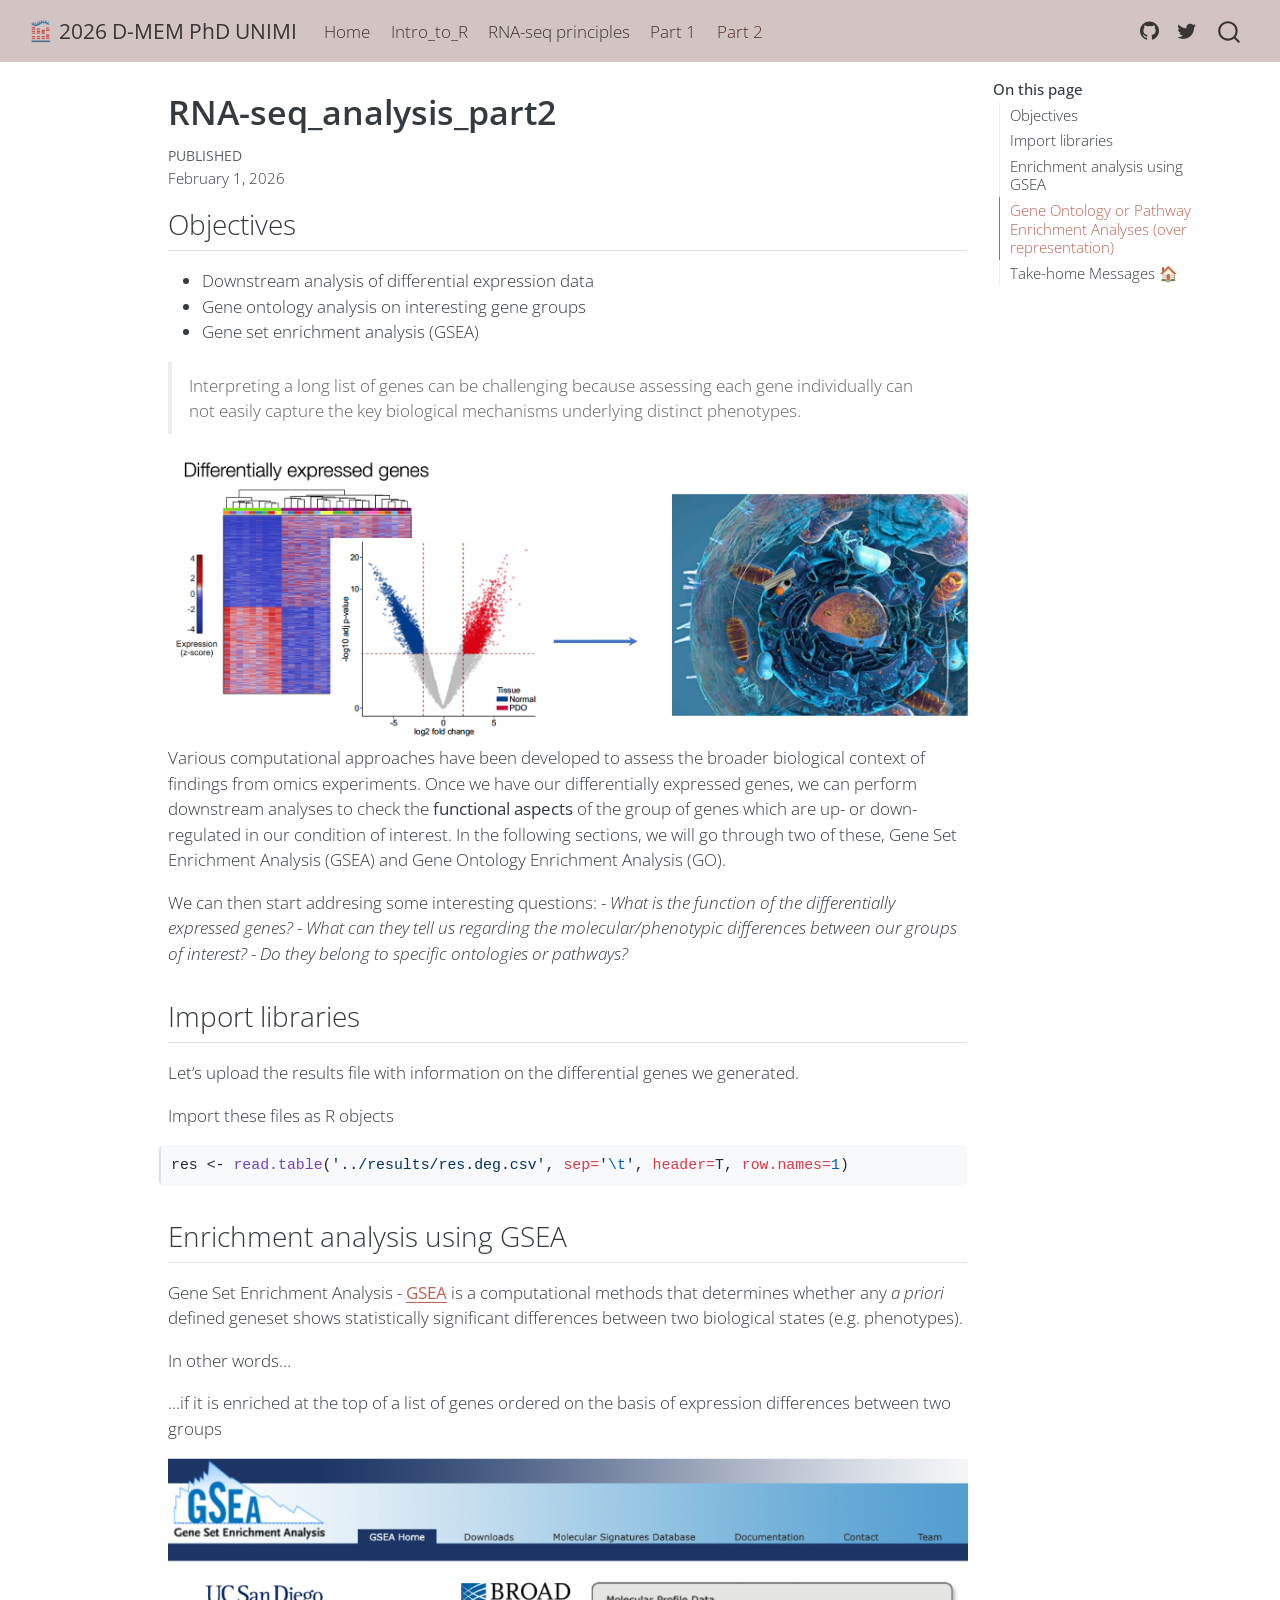
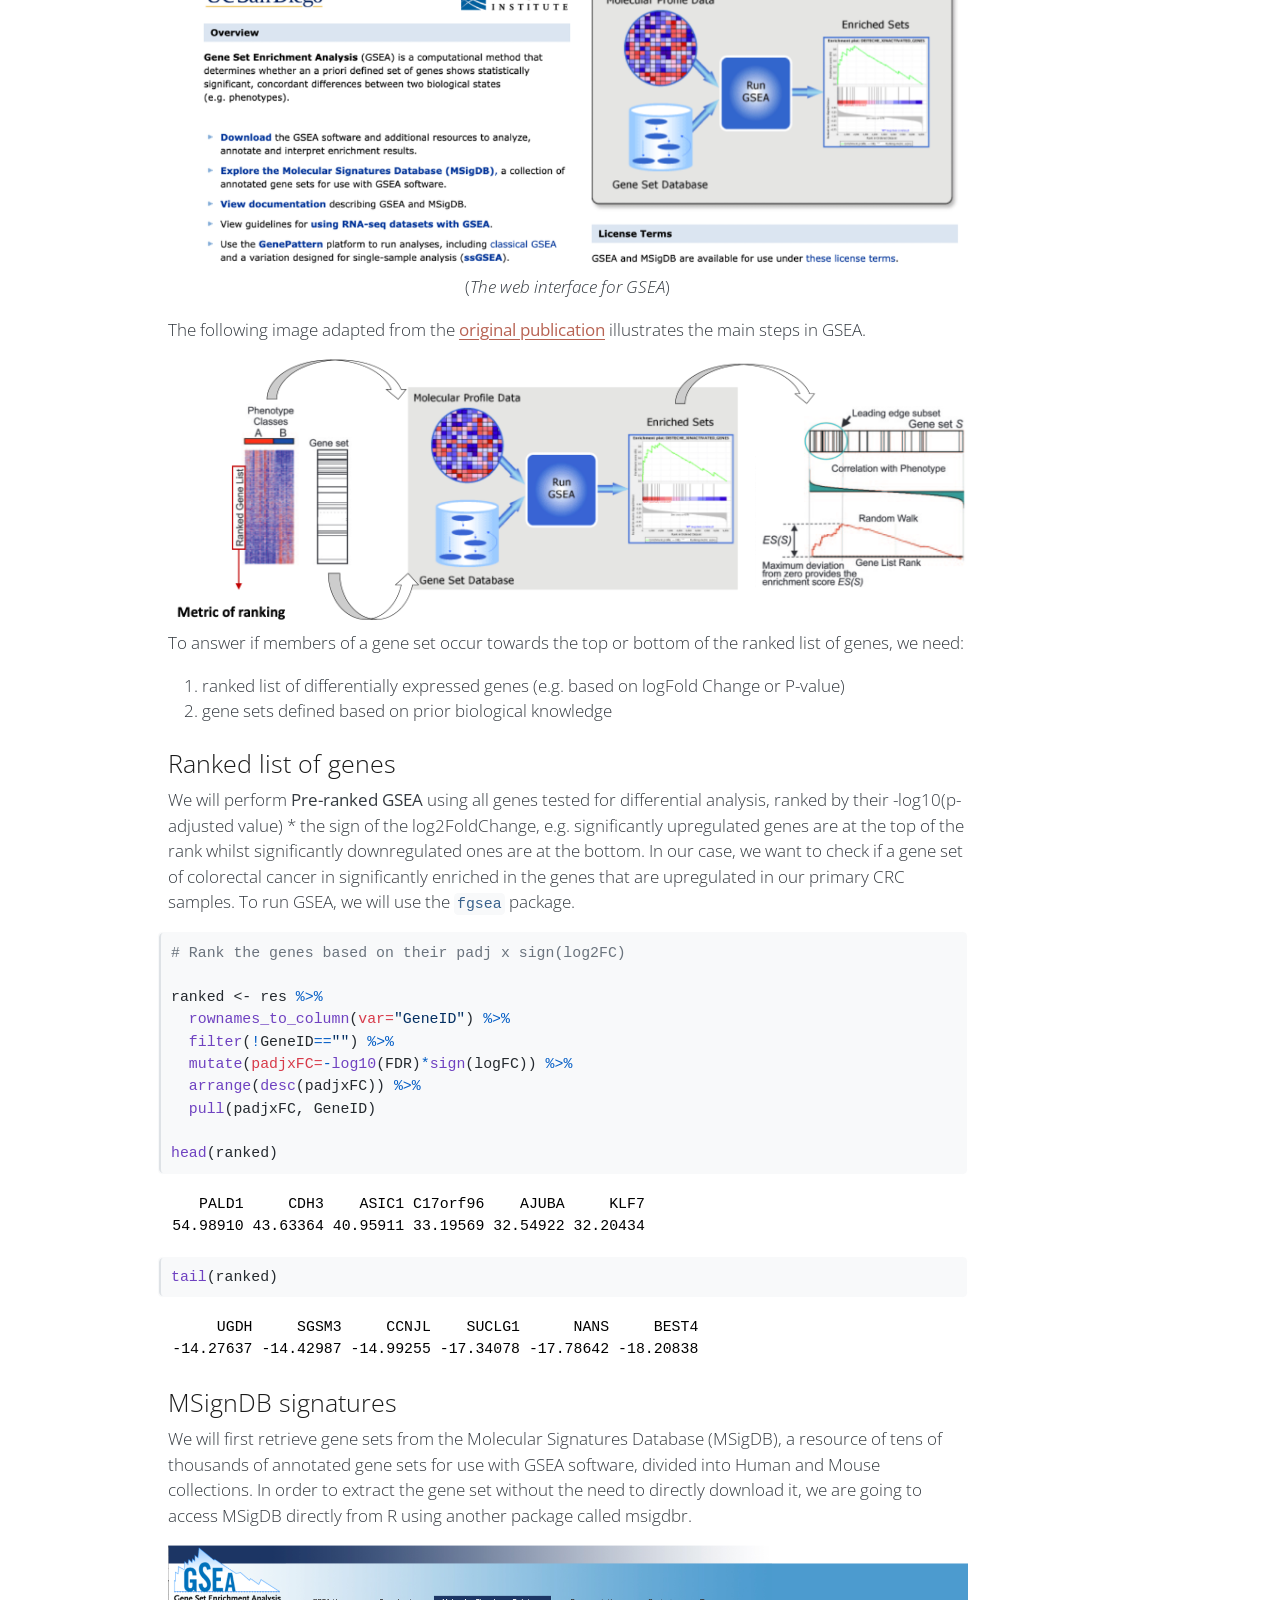
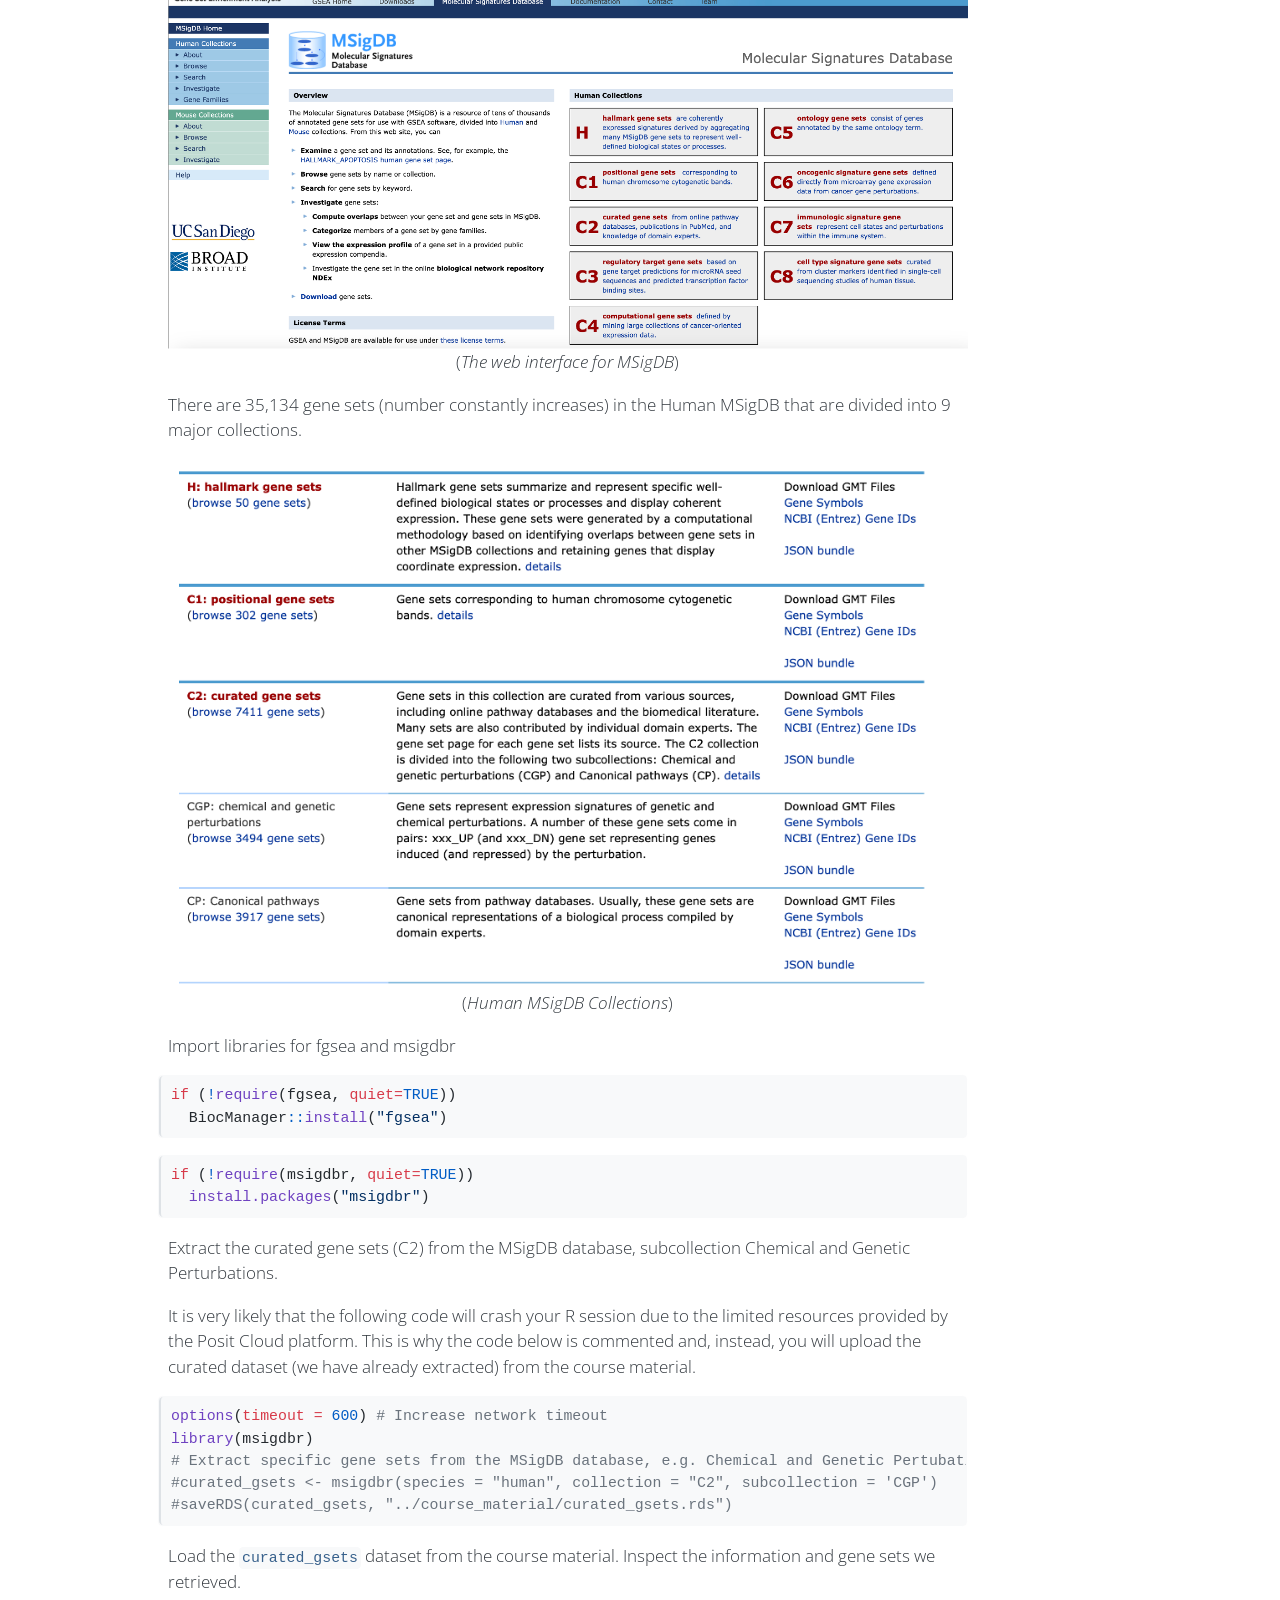
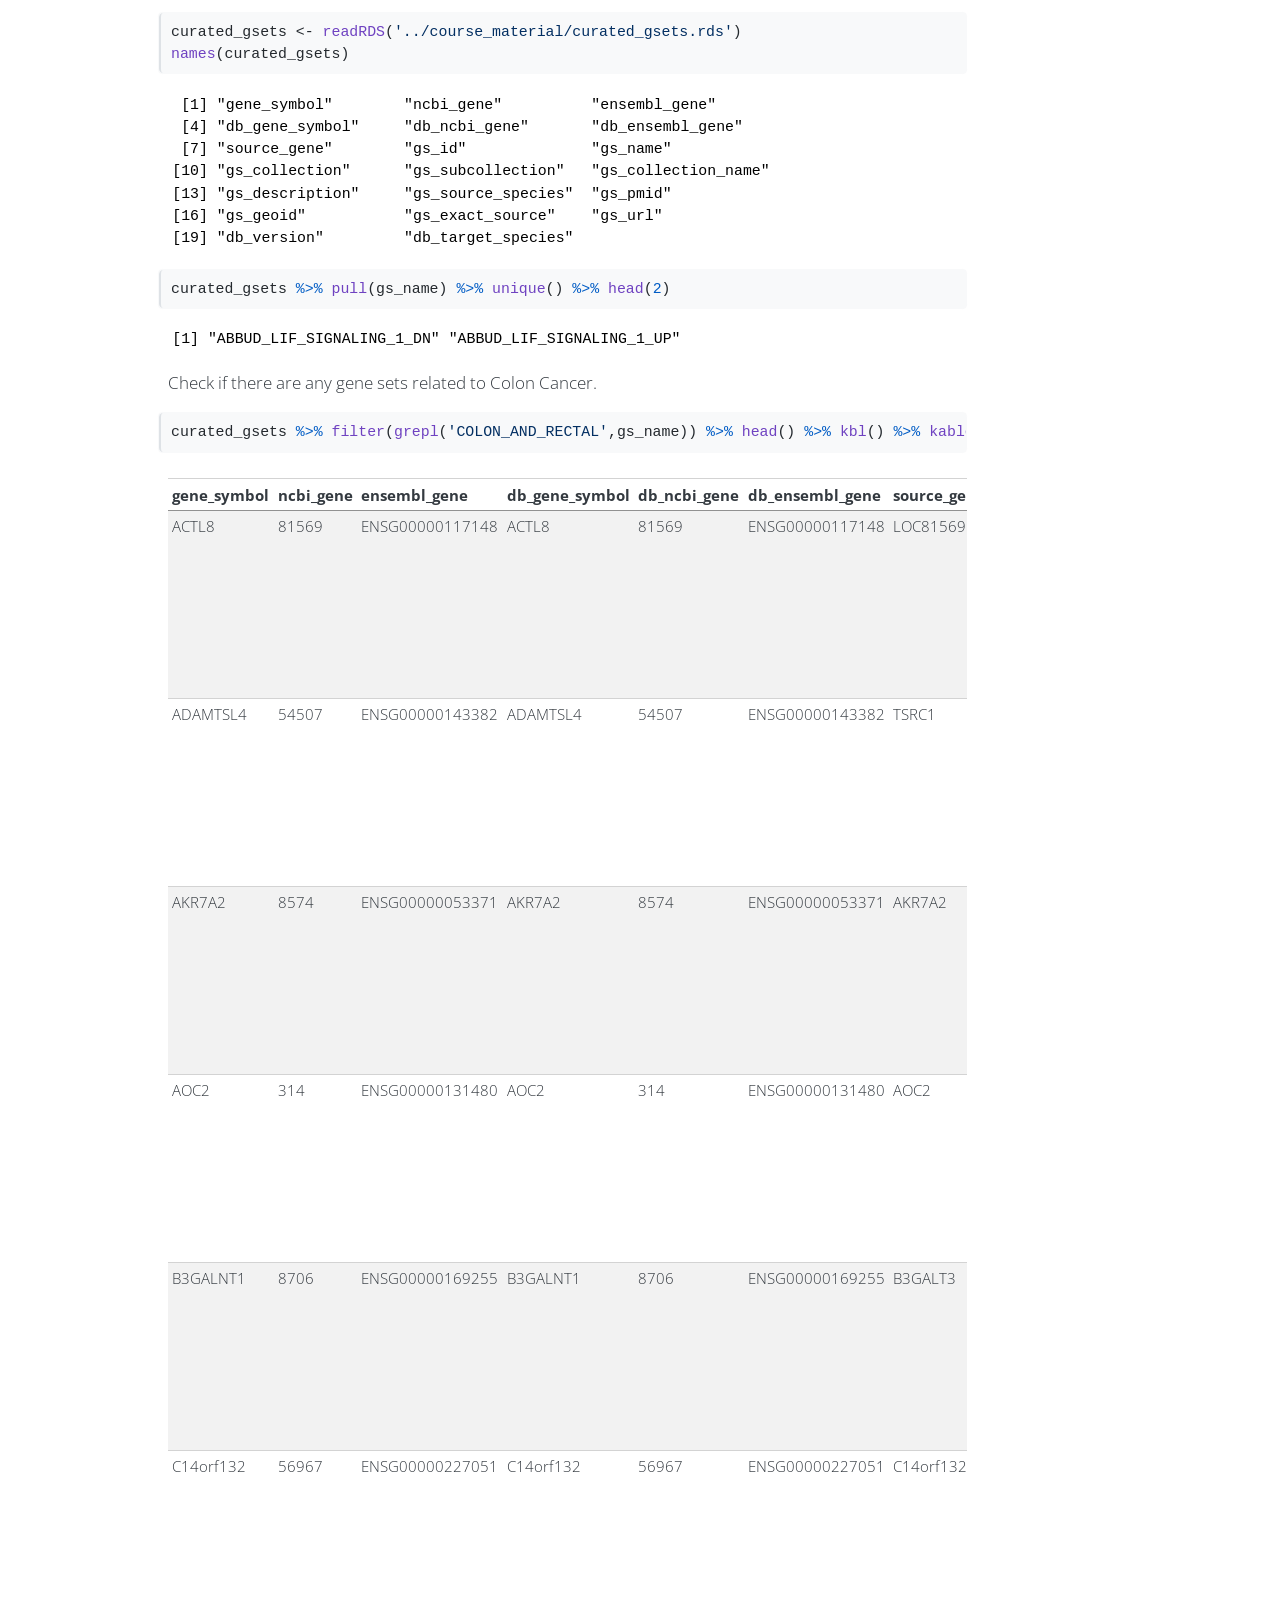
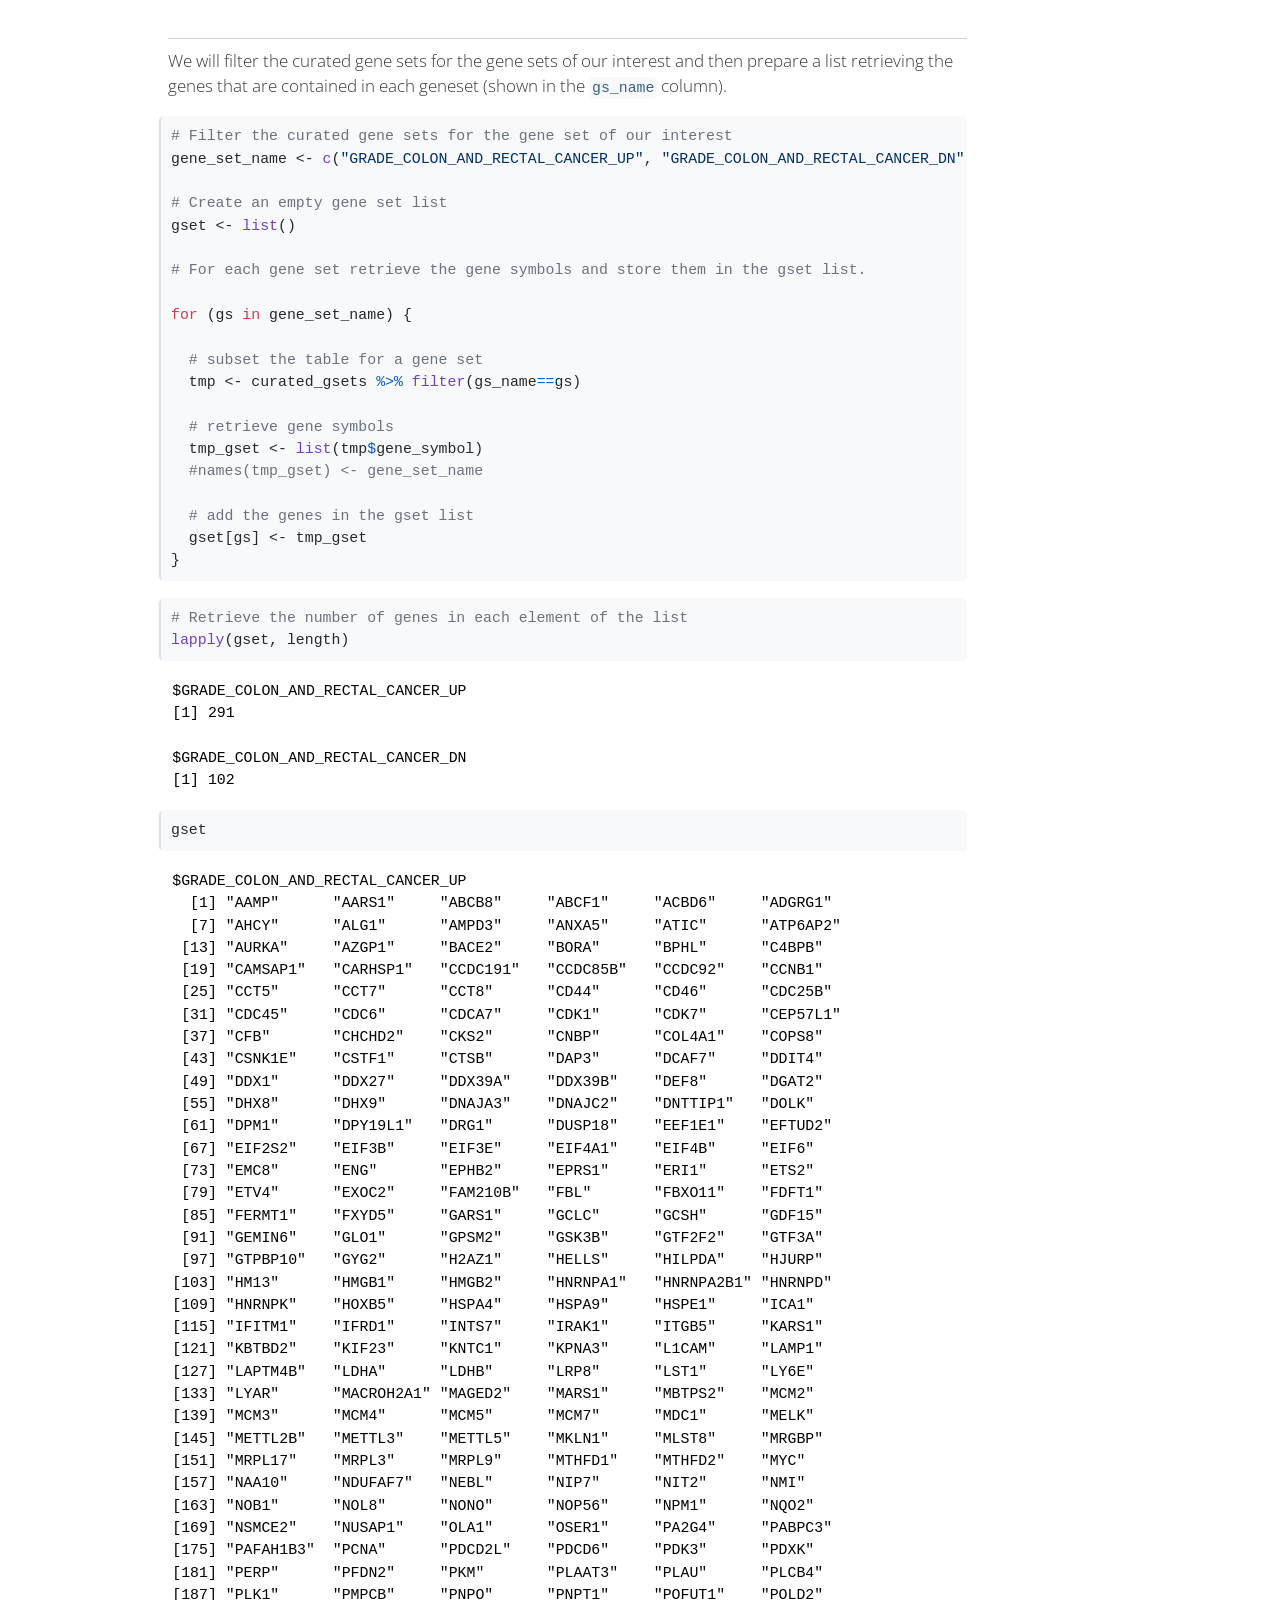
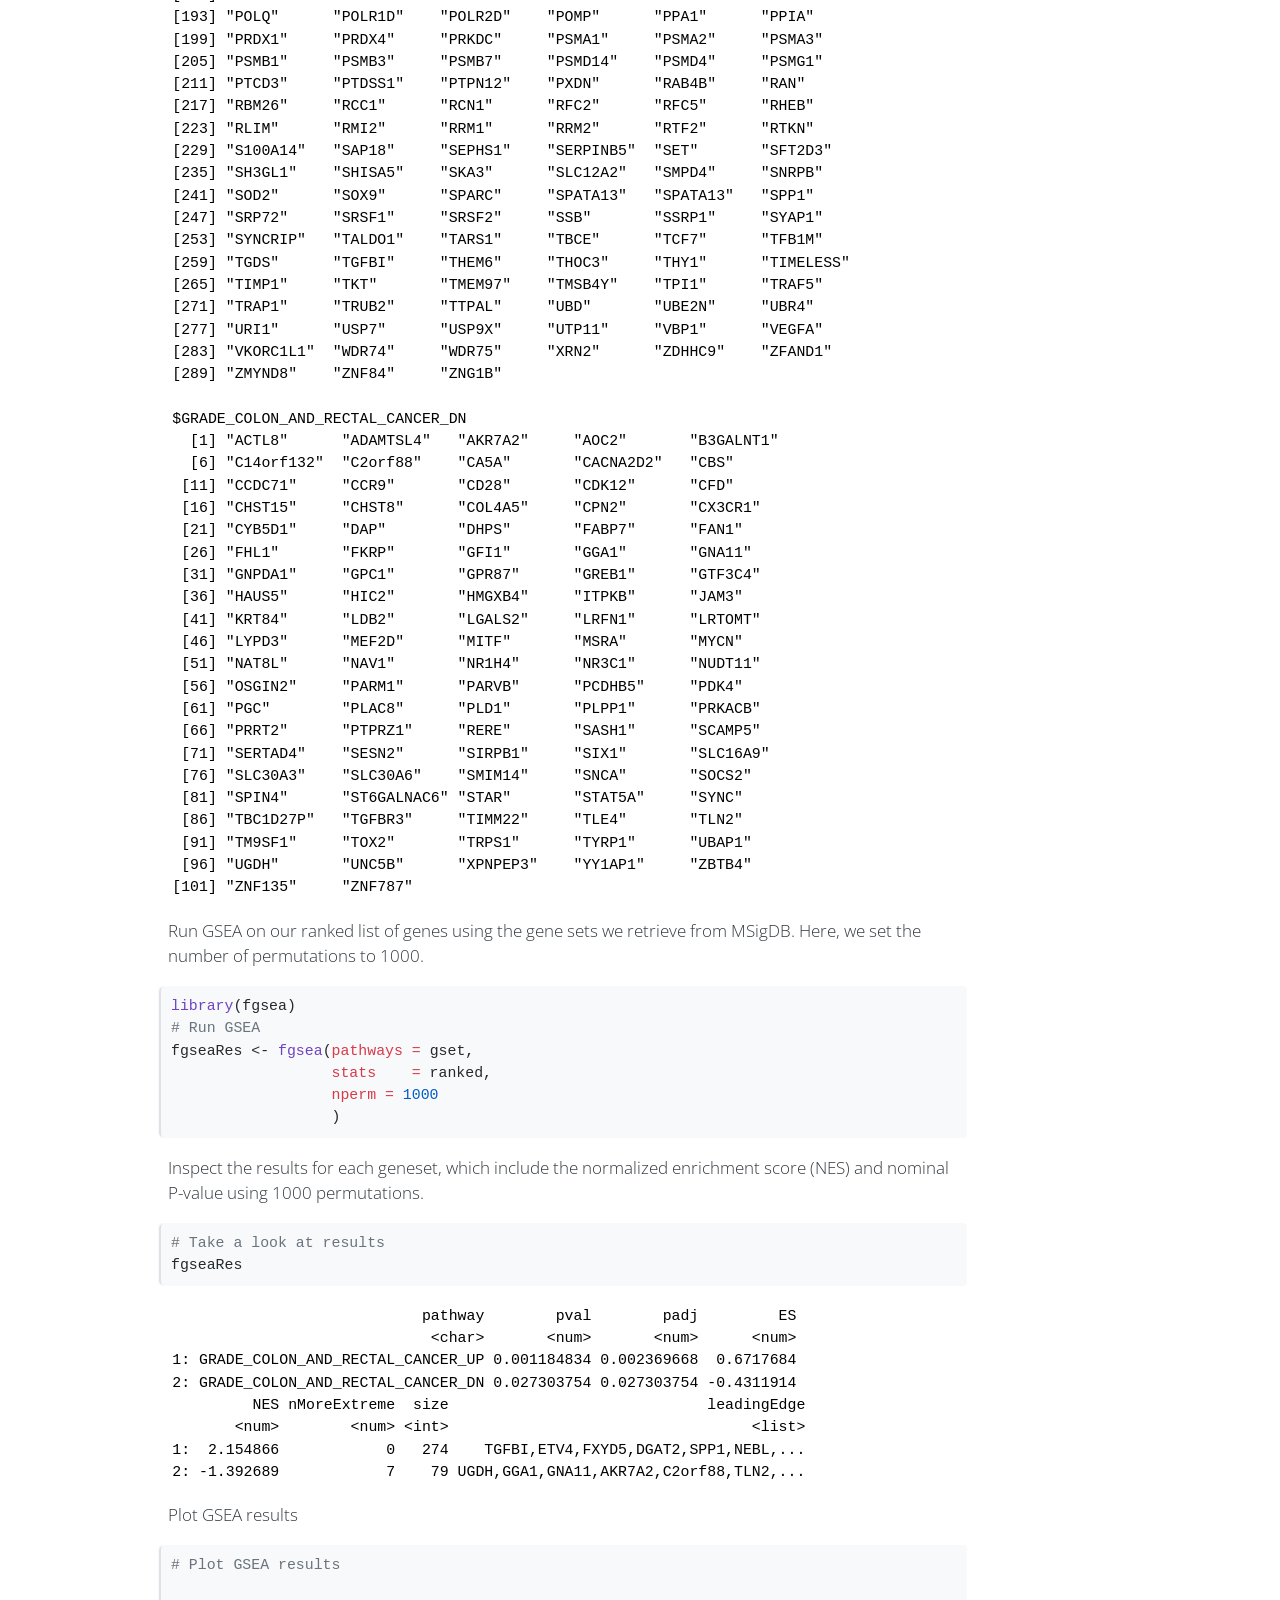
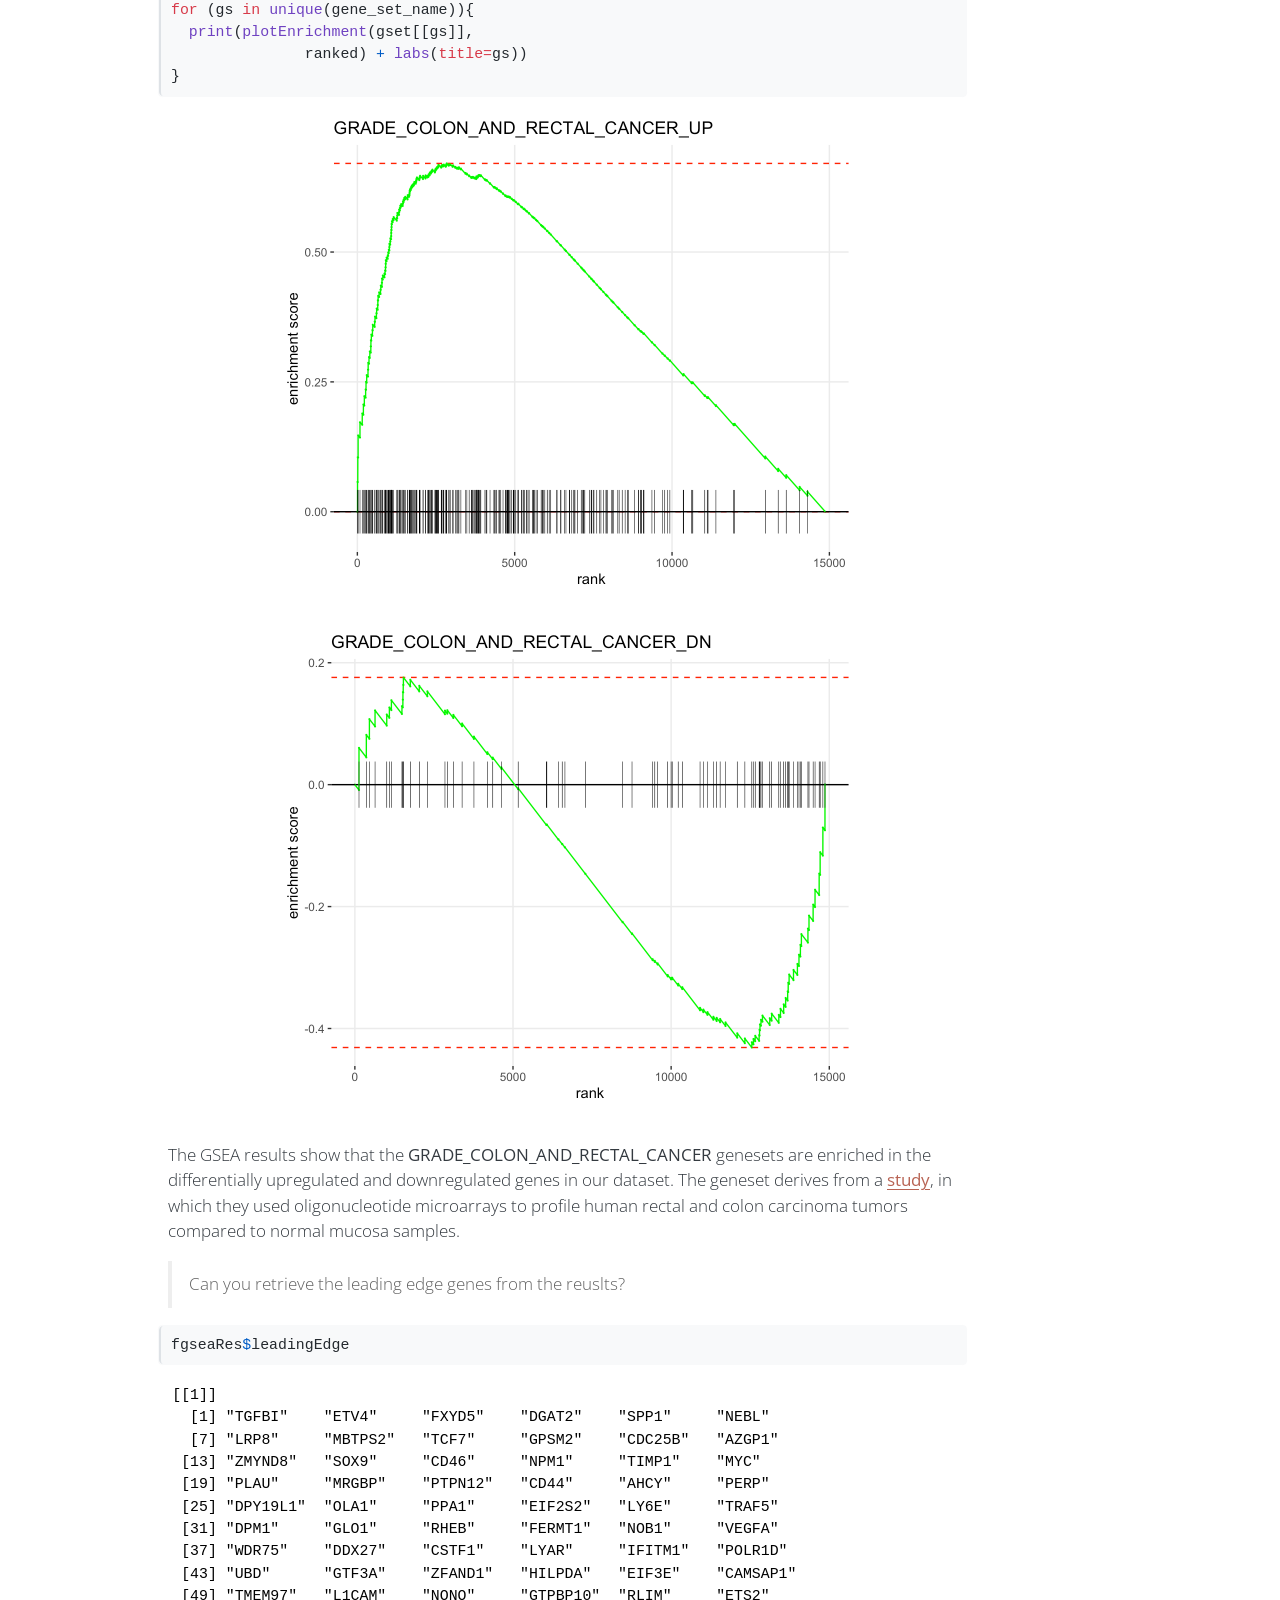
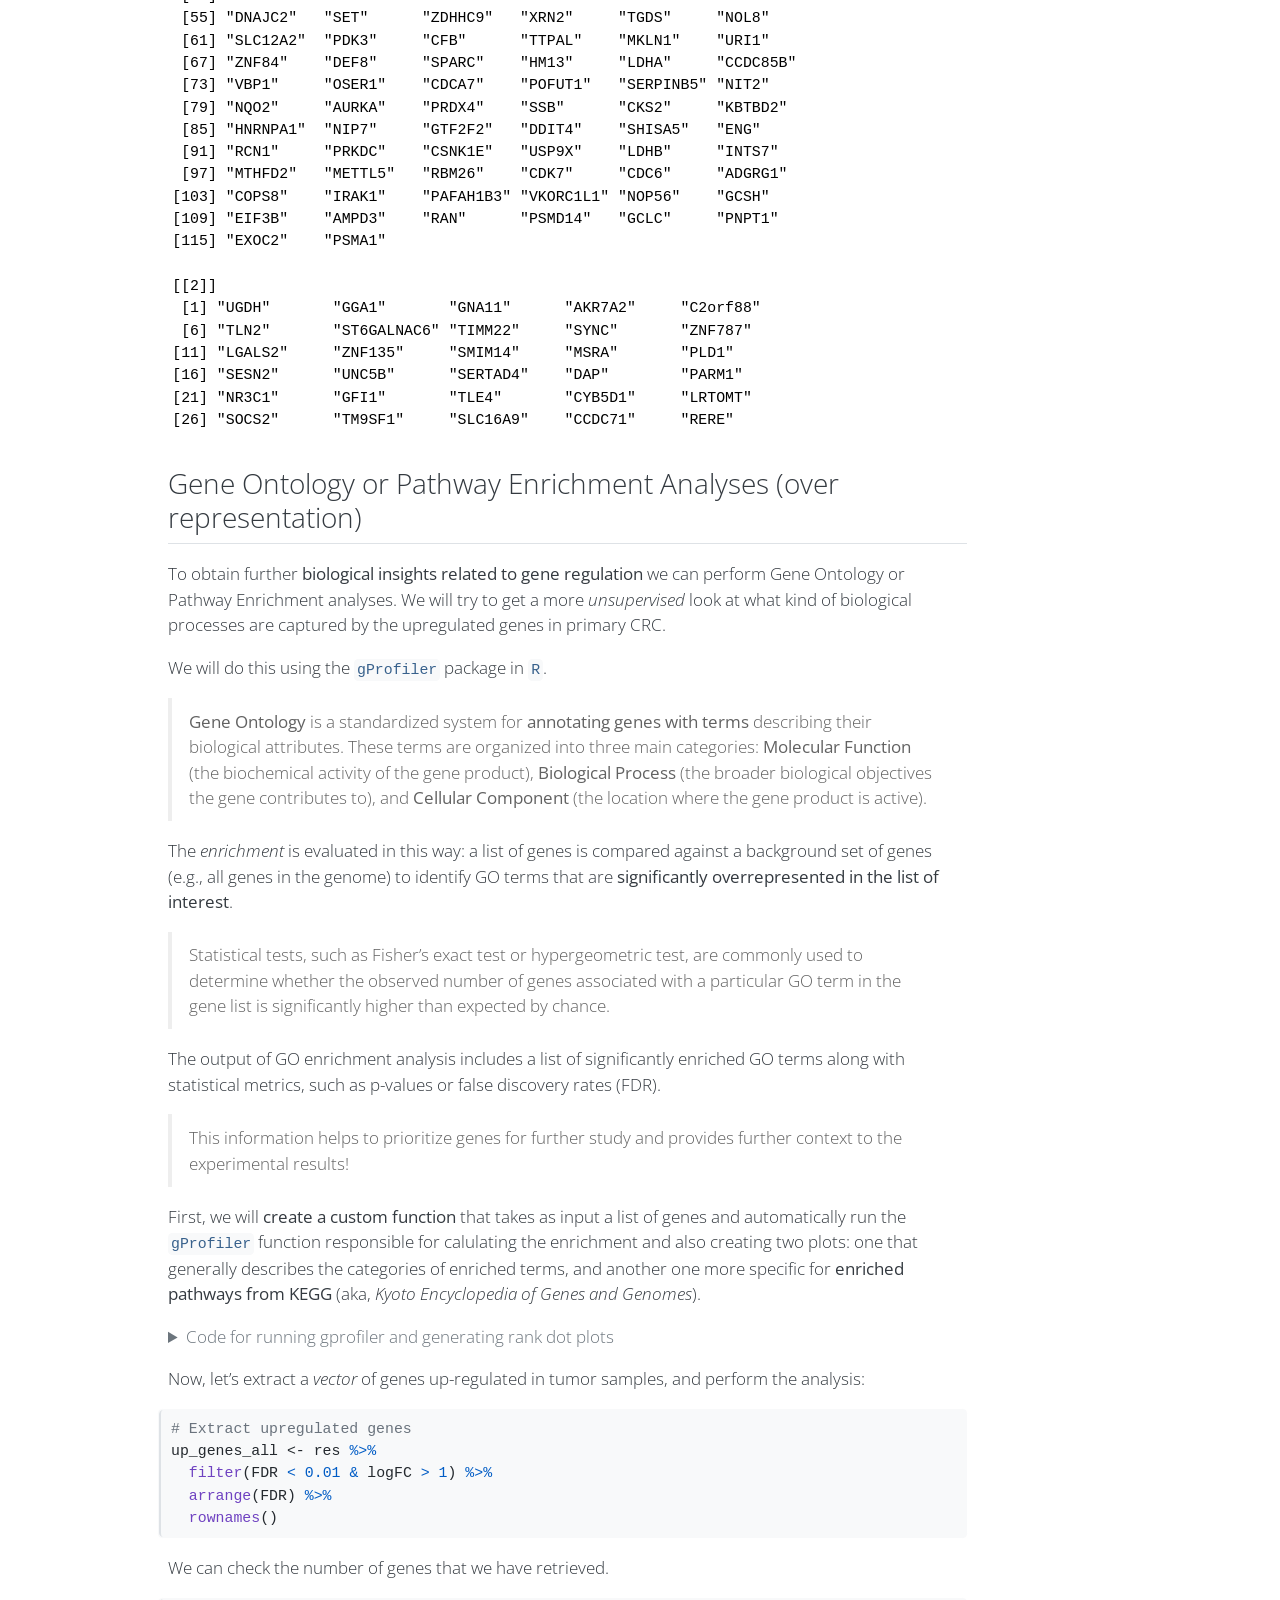
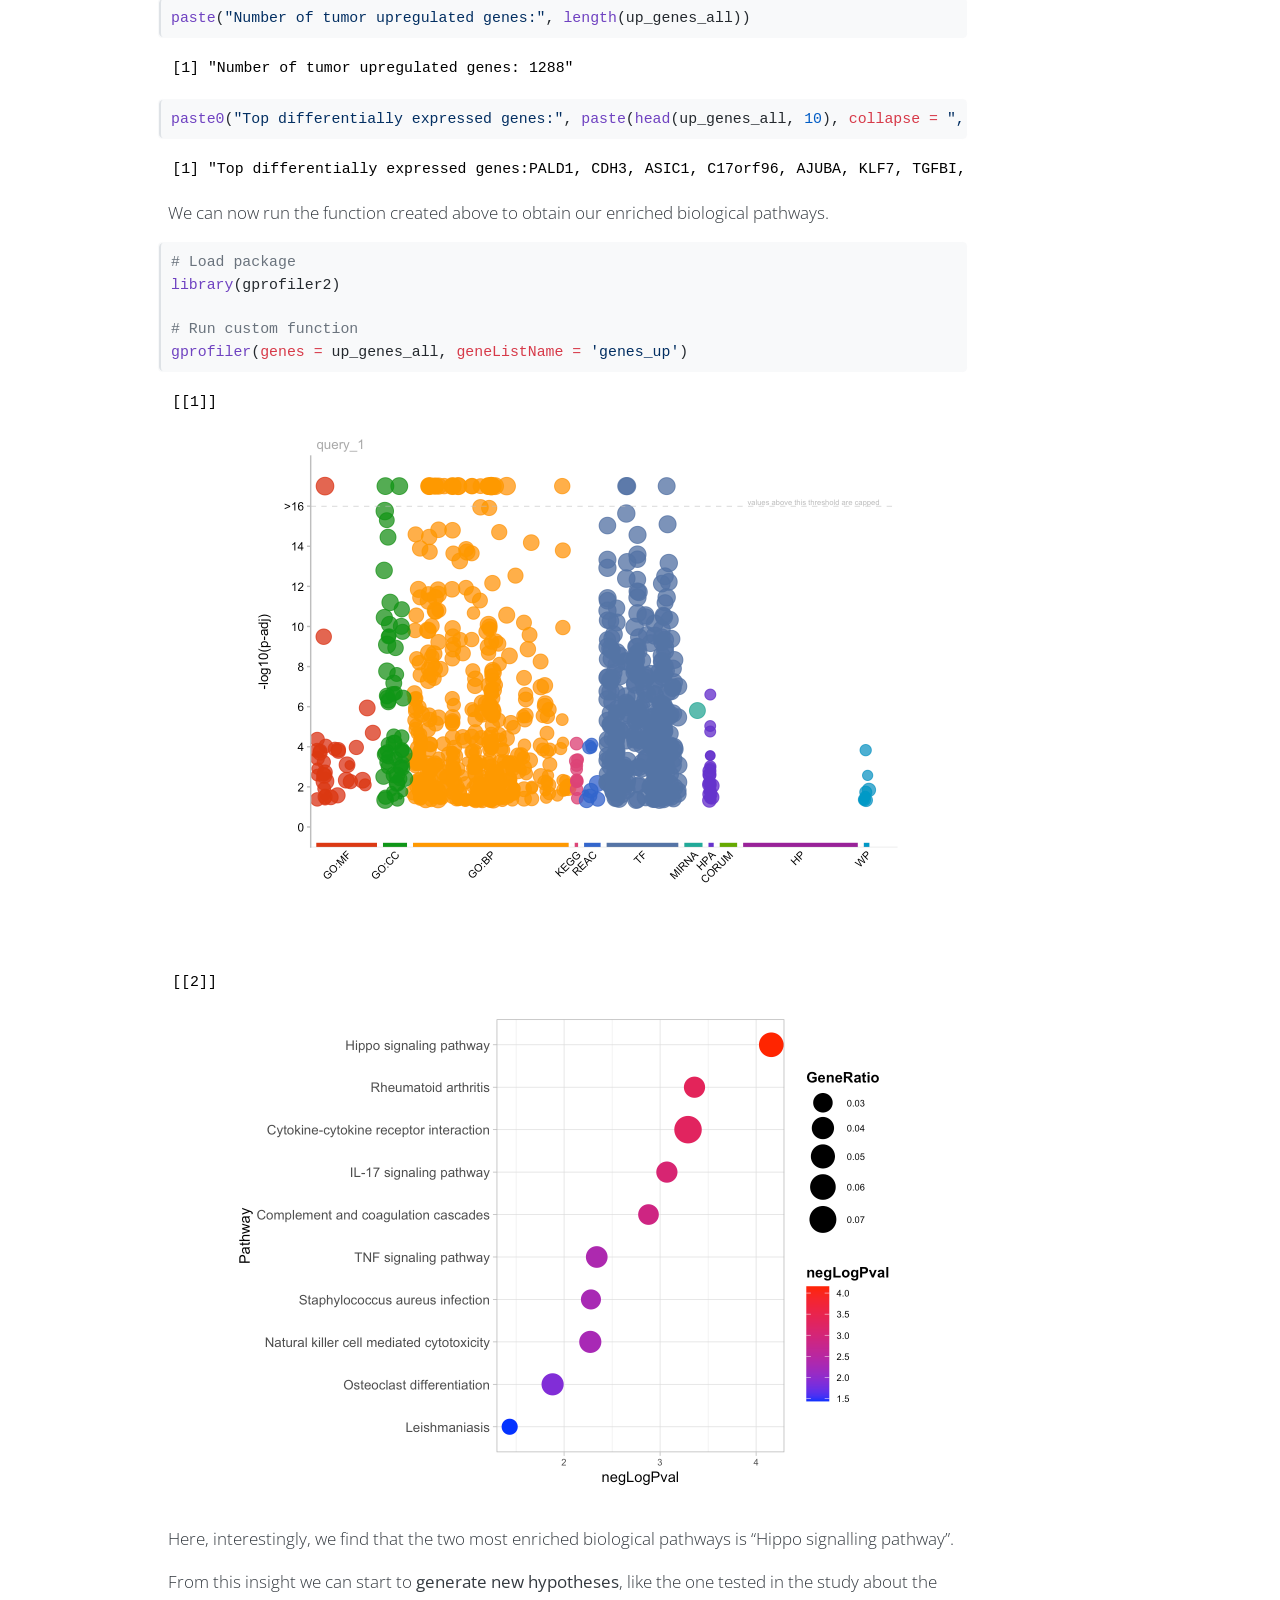
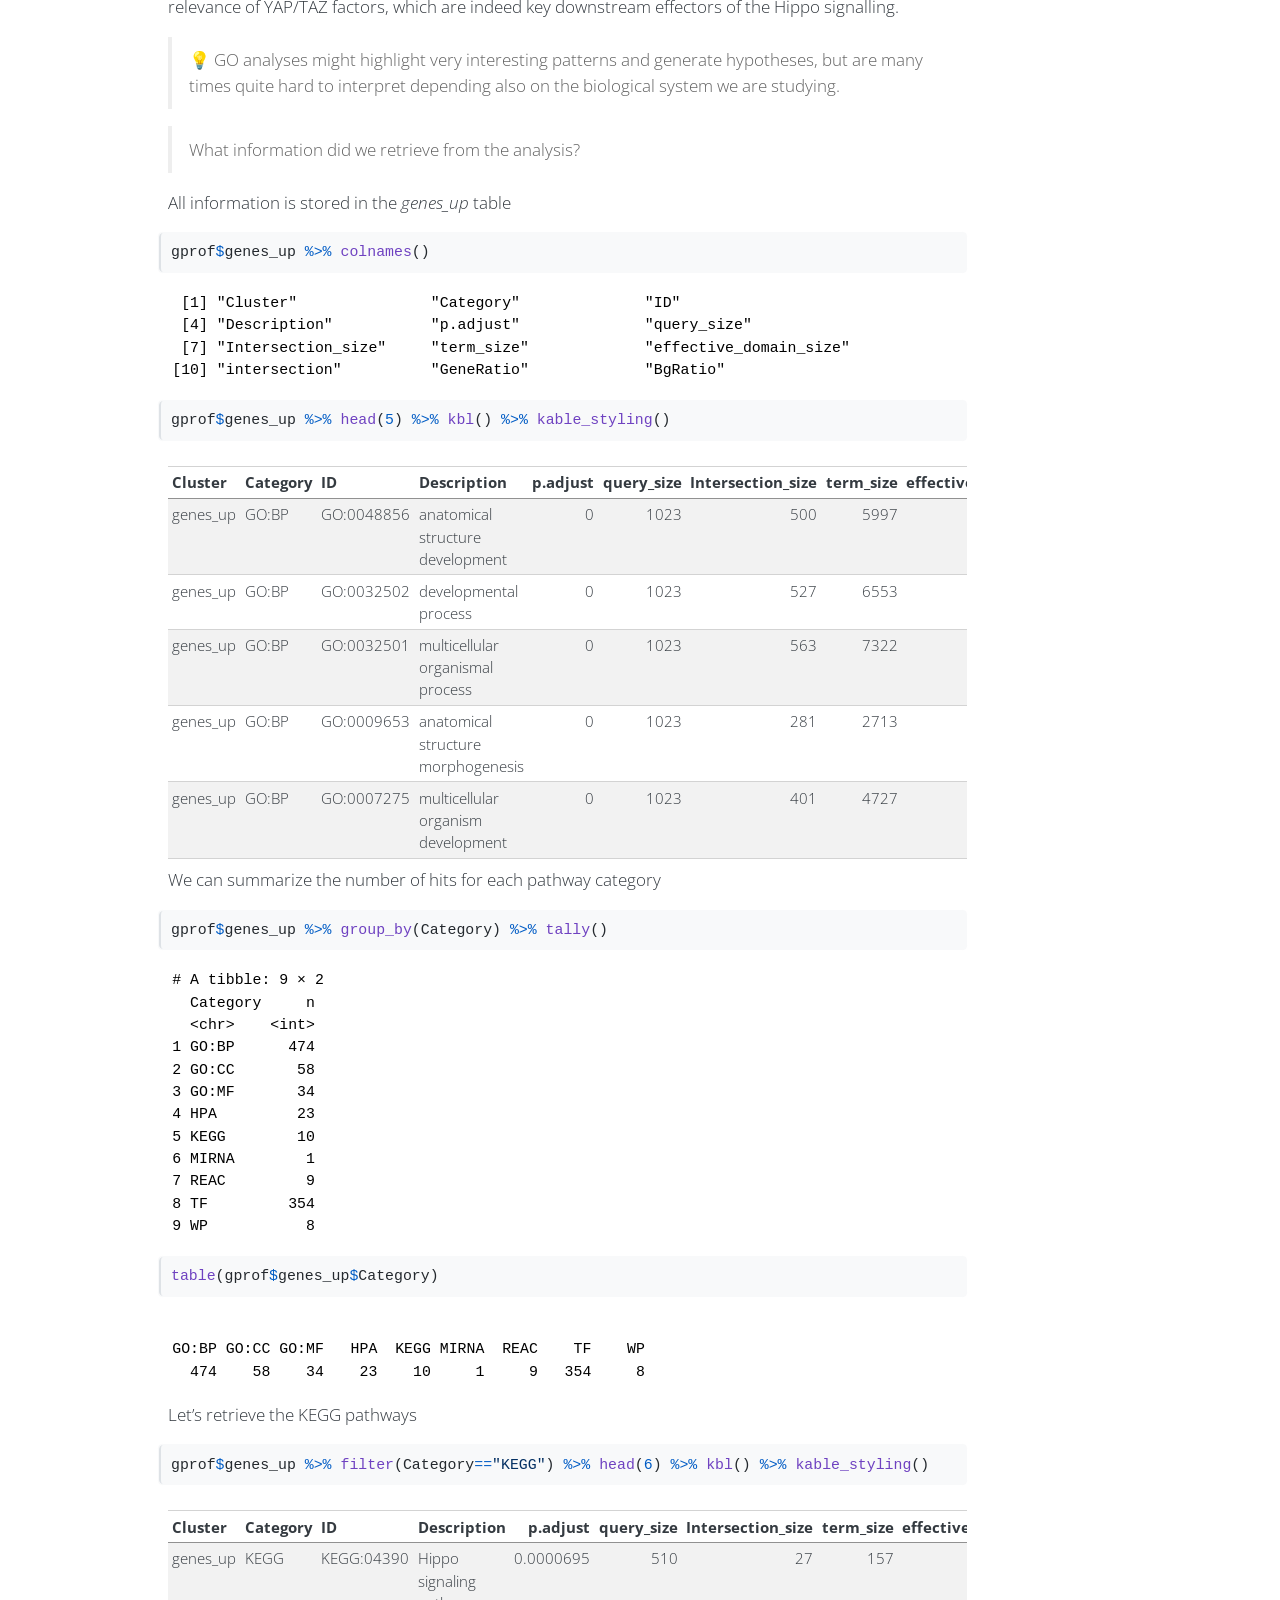
<file: docs/pages/Part2.html>
<!DOCTYPE html>
<html xmlns="http://www.w3.org/1999/xhtml" lang="en" xml:lang="en"><head>

<meta charset="utf-8">
<meta name="generator" content="quarto-1.6.42">

<meta name="viewport" content="width=device-width, initial-scale=1.0, user-scalable=yes">

<meta name="dcterms.date" content="2026-02-01">

<title>RNA-seq_analysis_part2 – 2026 D-MEM PhD UNIMI</title>
<style>
code{white-space: pre-wrap;}
span.smallcaps{font-variant: small-caps;}
div.columns{display: flex; gap: min(4vw, 1.5em);}
div.column{flex: auto; overflow-x: auto;}
div.hanging-indent{margin-left: 1.5em; text-indent: -1.5em;}
ul.task-list{list-style: none;}
ul.task-list li input[type="checkbox"] {
  width: 0.8em;
  margin: 0 0.8em 0.2em -1em; /* quarto-specific, see https://github.com/quarto-dev/quarto-cli/issues/4556 */ 
  vertical-align: middle;
}
/* CSS for syntax highlighting */
pre > code.sourceCode { white-space: pre; position: relative; }
pre > code.sourceCode > span { line-height: 1.25; }
pre > code.sourceCode > span:empty { height: 1.2em; }
.sourceCode { overflow: visible; }
code.sourceCode > span { color: inherit; text-decoration: inherit; }
div.sourceCode { margin: 1em 0; }
pre.sourceCode { margin: 0; }
@media screen {
div.sourceCode { overflow: auto; }
}
@media print {
pre > code.sourceCode { white-space: pre-wrap; }
pre > code.sourceCode > span { display: inline-block; text-indent: -5em; padding-left: 5em; }
}
pre.numberSource code
  { counter-reset: source-line 0; }
pre.numberSource code > span
  { position: relative; left: -4em; counter-increment: source-line; }
pre.numberSource code > span > a:first-child::before
  { content: counter(source-line);
    position: relative; left: -1em; text-align: right; vertical-align: baseline;
    border: none; display: inline-block;
    -webkit-touch-callout: none; -webkit-user-select: none;
    -khtml-user-select: none; -moz-user-select: none;
    -ms-user-select: none; user-select: none;
    padding: 0 4px; width: 4em;
  }
pre.numberSource { margin-left: 3em;  padding-left: 4px; }
div.sourceCode
  {   }
@media screen {
pre > code.sourceCode > span > a:first-child::before { text-decoration: underline; }
}
</style>


<script src="../site_libs/quarto-nav/quarto-nav.js"></script>
<script src="../site_libs/quarto-nav/headroom.min.js"></script>
<script src="../site_libs/clipboard/clipboard.min.js"></script>
<script src="../site_libs/quarto-search/autocomplete.umd.js"></script>
<script src="../site_libs/quarto-search/fuse.min.js"></script>
<script src="../site_libs/quarto-search/quarto-search.js"></script>
<meta name="quarto:offset" content="../">
<link href=".././pics/RNA-seq_icon_v2.png" rel="icon" type="image/png">
<script src="../site_libs/quarto-html/quarto.js"></script>
<script src="../site_libs/quarto-html/popper.min.js"></script>
<script src="../site_libs/quarto-html/tippy.umd.min.js"></script>
<script src="../site_libs/quarto-html/anchor.min.js"></script>
<link href="../site_libs/quarto-html/tippy.css" rel="stylesheet">
<link href="../site_libs/quarto-html/quarto-syntax-highlighting-de84f8d6bb715db06a919283c2d1e787.css" rel="stylesheet" id="quarto-text-highlighting-styles">
<script src="../site_libs/bootstrap/bootstrap.min.js"></script>
<link href="../site_libs/bootstrap/bootstrap-icons.css" rel="stylesheet">
<link href="../site_libs/bootstrap/bootstrap-d62041491b689b9bde5dbe557e099e3a.min.css" rel="stylesheet" append-hash="true" id="quarto-bootstrap" data-mode="light">
<script id="quarto-search-options" type="application/json">{
  "location": "navbar",
  "copy-button": false,
  "collapse-after": 3,
  "panel-placement": "end",
  "type": "overlay",
  "limit": 50,
  "keyboard-shortcut": [
    "f",
    "/",
    "s"
  ],
  "show-item-context": false,
  "language": {
    "search-no-results-text": "No results",
    "search-matching-documents-text": "matching documents",
    "search-copy-link-title": "Copy link to search",
    "search-hide-matches-text": "Hide additional matches",
    "search-more-match-text": "more match in this document",
    "search-more-matches-text": "more matches in this document",
    "search-clear-button-title": "Clear",
    "search-text-placeholder": "",
    "search-detached-cancel-button-title": "Cancel",
    "search-submit-button-title": "Submit",
    "search-label": "Search"
  }
}</script>
<script src="../site_libs/kePrint-0.0.1/kePrint.js"></script>
<link href="../site_libs/lightable-0.0.1/lightable.css" rel="stylesheet">


</head>

<body class="nav-fixed">

<div id="quarto-search-results"></div>
  <header id="quarto-header" class="headroom fixed-top">
    <nav class="navbar navbar-expand-lg " data-bs-theme="dark">
      <div class="navbar-container container-fluid">
      <div class="navbar-brand-container mx-auto">
    <a href="../index.html" class="navbar-brand navbar-brand-logo">
    <img src=".././pics/RNA-seq_icon_v2.png" alt="" class="navbar-logo">
    </a>
    <a class="navbar-brand" href="../index.html">
    <span class="navbar-title">2026 D-MEM PhD UNIMI</span>
    </a>
  </div>
            <div id="quarto-search" class="" title="Search"></div>
          <button class="navbar-toggler" type="button" data-bs-toggle="collapse" data-bs-target="#navbarCollapse" aria-controls="navbarCollapse" role="menu" aria-expanded="false" aria-label="Toggle navigation" onclick="if (window.quartoToggleHeadroom) { window.quartoToggleHeadroom(); }">
  <span class="navbar-toggler-icon"></span>
</button>
          <div class="collapse navbar-collapse" id="navbarCollapse">
            <ul class="navbar-nav navbar-nav-scroll me-auto">
  <li class="nav-item">
    <a class="nav-link" href="../pages/index.html"> 
<span class="menu-text">Home</span></a>
  </li>  
  <li class="nav-item">
    <a class="nav-link" href="../pages/Intro_to_R.html"> 
<span class="menu-text">Intro_to_R</span></a>
  </li>  
  <li class="nav-item">
    <a class="nav-link" href="../pages/RNA-seq_principles.html"> 
<span class="menu-text">RNA-seq principles</span></a>
  </li>  
  <li class="nav-item">
    <a class="nav-link" href="../pages/Part1.html"> 
<span class="menu-text">Part 1</span></a>
  </li>  
  <li class="nav-item">
    <a class="nav-link active" href="../pages/Part2.html" aria-current="page"> 
<span class="menu-text">Part 2</span></a>
  </li>  
</ul>
            <ul class="navbar-nav navbar-nav-scroll ms-auto">
  <li class="nav-item compact">
    <a class="nav-link" href="https://github.com/paganilab"> <i class="bi bi-github" role="img">
</i> 
<span class="menu-text"></span></a>
  </li>  
  <li class="nav-item compact">
    <a class="nav-link" href="https://twitter.com/LabPagani"> <i class="bi bi-twitter" role="img">
</i> 
<span class="menu-text"></span></a>
  </li>  
</ul>
          </div> <!-- /navcollapse -->
            <div class="quarto-navbar-tools">
</div>
      </div> <!-- /container-fluid -->
    </nav>
</header>
<!-- content -->
<div id="quarto-content" class="quarto-container page-columns page-rows-contents page-layout-article page-navbar">
<!-- sidebar -->
<!-- margin-sidebar -->
    <div id="quarto-margin-sidebar" class="sidebar margin-sidebar">
        <nav id="TOC" role="doc-toc" class="toc-active">
    <h2 id="toc-title">On this page</h2>
   
  <ul>
  <li><a href="#objectives" id="toc-objectives" class="nav-link active" data-scroll-target="#objectives">Objectives</a></li>
  <li><a href="#import-libraries" id="toc-import-libraries" class="nav-link" data-scroll-target="#import-libraries">Import libraries</a></li>
  <li><a href="#enrichment-analysis-using-gsea" id="toc-enrichment-analysis-using-gsea" class="nav-link" data-scroll-target="#enrichment-analysis-using-gsea">Enrichment analysis using GSEA</a>
  <ul class="collapse">
  <li><a href="#ranked-list-of-genes" id="toc-ranked-list-of-genes" class="nav-link" data-scroll-target="#ranked-list-of-genes">Ranked list of genes</a></li>
  <li><a href="#msigndb-signatures" id="toc-msigndb-signatures" class="nav-link" data-scroll-target="#msigndb-signatures">MSignDB signatures</a></li>
  </ul></li>
  <li><a href="#gene-ontology-or-pathway-enrichment-analyses-over-representation" id="toc-gene-ontology-or-pathway-enrichment-analyses-over-representation" class="nav-link" data-scroll-target="#gene-ontology-or-pathway-enrichment-analyses-over-representation">Gene Ontology or Pathway Enrichment Analyses (over representation)</a></li>
  <li><a href="#take-home-messages" id="toc-take-home-messages" class="nav-link" data-scroll-target="#take-home-messages">Take-home Messages 🏠</a></li>
  </ul>
</nav>
    </div>
<!-- main -->
<main class="content" id="quarto-document-content">

<header id="title-block-header" class="quarto-title-block default">
<div class="quarto-title">
<h1 class="title">RNA-seq_analysis_part2</h1>
</div>



<div class="quarto-title-meta">

    
    <div>
    <div class="quarto-title-meta-heading">Published</div>
    <div class="quarto-title-meta-contents">
      <p class="date">February 1, 2026</p>
    </div>
  </div>
  
    
  </div>
  


</header>


<section id="objectives" class="level2">
<h2 class="anchored" data-anchor-id="objectives">Objectives</h2>
<ul>
<li>Downstream analysis of differential expression data</li>
<li>Gene ontology analysis on interesting gene groups</li>
<li>Gene set enrichment analysis (GSEA)</li>
</ul>
<blockquote class="blockquote">
<p>Interpreting a long list of genes can be challenging because assessing each gene individually can not easily capture the key biological mechanisms underlying distinct phenotypes.</p>
</blockquote>
<center>
<img src="../pics/BiologicalContext.png" width="800">
</center>
<p>Various computational approaches have been developed to assess the broader biological context of findings from omics experiments. Once we have our differentially expressed genes, we can perform downstream analyses to check the <strong>functional aspects</strong> of the group of genes which are up- or down-regulated in our condition of interest. In the following sections, we will go through two of these, Gene Set Enrichment Analysis (GSEA) and Gene Ontology Enrichment Analysis (GO).</p>
<p>We can then start addresing some interesting questions: - <em>What is the function of the differentially expressed genes?</em> - <em>What can they tell us regarding the molecular/phenotypic differences between our groups of interest?</em> - <em>Do they belong to specific ontologies or pathways?</em></p>
</section>
<section id="import-libraries" class="level2">
<h2 class="anchored" data-anchor-id="import-libraries">Import libraries</h2>
<p>Let’s upload the results file with information on the differential genes we generated.</p>
<p>Import these files as R objects</p>
<div class="cell" data-layout-align="center">
<div class="sourceCode cell-code" id="cb1"><pre class="sourceCode r code-with-copy"><code class="sourceCode r"><span id="cb1-1"><a href="#cb1-1" aria-hidden="true" tabindex="-1"></a>res <span class="ot">&lt;-</span> <span class="fu">read.table</span>(<span class="st">'../results/res.deg.csv'</span>, <span class="at">sep=</span><span class="st">'</span><span class="sc">\t</span><span class="st">'</span>, <span class="at">header=</span>T, <span class="at">row.names=</span><span class="dv">1</span>)</span></code><button title="Copy to Clipboard" class="code-copy-button"><i class="bi"></i></button></pre></div>
</div>
</section>
<section id="enrichment-analysis-using-gsea" class="level2">
<h2 class="anchored" data-anchor-id="enrichment-analysis-using-gsea">Enrichment analysis using GSEA</h2>
<p>Gene Set Enrichment Analysis - <a href="https://www.gsea-msigdb.org/gsea/index.jsp">GSEA</a> is a computational methods that determines whether any <em>a priori</em> defined geneset shows statistically significant differences between two biological states (e.g.&nbsp;phenotypes).</p>
<p>In other words…</p>
<p>…if it is enriched at the top of a list of genes ordered on the basis of expression differences between two groups</p>
<center>
<p><img src="../pics/GSEA_main.png" width="800">(<em>The web interface for GSEA</em>)</p>
</center>
<p>The following image adapted from the <a href="https://www.pnas.org/doi/10.1073/pnas.0506580102">original publication</a> illustrates the main steps in GSEA.</p>
<center>
<img src="../pics/GSEA_workflow.png" width="800">
</center>
<p>To answer if members of a gene set occur towards the top or bottom of the ranked list of genes, we need:</p>
<ol type="1">
<li>ranked list of differentially expressed genes (e.g.&nbsp;based on logFold Change or P-value)</li>
<li>gene sets defined based on prior biological knowledge</li>
</ol>
<section id="ranked-list-of-genes" class="level3">
<h3 class="anchored" data-anchor-id="ranked-list-of-genes">Ranked list of genes</h3>
<p>We will perform <strong>Pre-ranked GSEA</strong> using all genes tested for differential analysis, ranked by their -log10(p-adjusted value) * the sign of the log2FoldChange, e.g.&nbsp;significantly upregulated genes are at the top of the rank whilst significantly downregulated ones are at the bottom. In our case, we want to check if a gene set of colorectal cancer in significantly enriched in the genes that are upregulated in our primary CRC samples. To run GSEA, we will use the <code>fgsea</code> package.</p>
<div class="cell" data-layout-align="center">
<div class="sourceCode cell-code" id="cb2"><pre class="sourceCode r code-with-copy"><code class="sourceCode r"><span id="cb2-1"><a href="#cb2-1" aria-hidden="true" tabindex="-1"></a><span class="co"># Rank the genes based on their padj x sign(log2FC)</span></span>
<span id="cb2-2"><a href="#cb2-2" aria-hidden="true" tabindex="-1"></a></span>
<span id="cb2-3"><a href="#cb2-3" aria-hidden="true" tabindex="-1"></a>ranked <span class="ot">&lt;-</span> res <span class="sc">%&gt;%</span> </span>
<span id="cb2-4"><a href="#cb2-4" aria-hidden="true" tabindex="-1"></a>  <span class="fu">rownames_to_column</span>(<span class="at">var=</span><span class="st">"GeneID"</span>) <span class="sc">%&gt;%</span></span>
<span id="cb2-5"><a href="#cb2-5" aria-hidden="true" tabindex="-1"></a>  <span class="fu">filter</span>(<span class="sc">!</span>GeneID<span class="sc">==</span><span class="st">""</span>) <span class="sc">%&gt;%</span></span>
<span id="cb2-6"><a href="#cb2-6" aria-hidden="true" tabindex="-1"></a>  <span class="fu">mutate</span>(<span class="at">padjxFC=</span><span class="sc">-</span><span class="fu">log10</span>(FDR)<span class="sc">*</span><span class="fu">sign</span>(logFC)) <span class="sc">%&gt;%</span></span>
<span id="cb2-7"><a href="#cb2-7" aria-hidden="true" tabindex="-1"></a>  <span class="fu">arrange</span>(<span class="fu">desc</span>(padjxFC)) <span class="sc">%&gt;%</span></span>
<span id="cb2-8"><a href="#cb2-8" aria-hidden="true" tabindex="-1"></a>  <span class="fu">pull</span>(padjxFC, GeneID)</span>
<span id="cb2-9"><a href="#cb2-9" aria-hidden="true" tabindex="-1"></a>  </span>
<span id="cb2-10"><a href="#cb2-10" aria-hidden="true" tabindex="-1"></a><span class="fu">head</span>(ranked)</span></code><button title="Copy to Clipboard" class="code-copy-button"><i class="bi"></i></button></pre></div>
<div class="cell-output cell-output-stdout">
<pre class="bordered"><code>   PALD1     CDH3    ASIC1 C17orf96    AJUBA     KLF7 
54.98910 43.63364 40.95911 33.19569 32.54922 32.20434 </code></pre>
</div>
<div class="sourceCode cell-code" id="cb4"><pre class="sourceCode r code-with-copy"><code class="sourceCode r"><span id="cb4-1"><a href="#cb4-1" aria-hidden="true" tabindex="-1"></a><span class="fu">tail</span>(ranked)</span></code><button title="Copy to Clipboard" class="code-copy-button"><i class="bi"></i></button></pre></div>
<div class="cell-output cell-output-stdout">
<pre class="bordered"><code>     UGDH     SGSM3     CCNJL    SUCLG1      NANS     BEST4 
-14.27637 -14.42987 -14.99255 -17.34078 -17.78642 -18.20838 </code></pre>
</div>
</div>
</section>
<section id="msigndb-signatures" class="level3">
<h3 class="anchored" data-anchor-id="msigndb-signatures">MSignDB signatures</h3>
<p>We will first retrieve gene sets from the Molecular Signatures Database (MSigDB), a resource of tens of thousands of annotated gene sets for use with GSEA software, divided into Human and Mouse collections. In order to extract the gene set without the need to directly download it, we are going to access MSigDB directly from R using another package called msigdbr.</p>
<center>
<p><img src="../pics/MSigDB.png" width="800">(<em>The web interface for MSigDB</em>)</p>
</center>
<p>There are 35,134 gene sets (number constantly increases) in the Human MSigDB that are divided into 9 major collections.</p>
<center>
<p><img src="../pics/MSigDB_Collections.png" width="800">(<em>Human MSigDB Collections</em>)</p>
</center>
<p>Import libraries for fgsea and msigdbr</p>
<div class="cell" data-layout-align="center">
<div class="sourceCode cell-code" id="cb6"><pre class="sourceCode r code-with-copy"><code class="sourceCode r"><span id="cb6-1"><a href="#cb6-1" aria-hidden="true" tabindex="-1"></a><span class="cf">if</span> (<span class="sc">!</span><span class="fu">require</span>(fgsea, <span class="at">quiet=</span><span class="cn">TRUE</span>))</span>
<span id="cb6-2"><a href="#cb6-2" aria-hidden="true" tabindex="-1"></a>  BiocManager<span class="sc">::</span><span class="fu">install</span>(<span class="st">"fgsea"</span>)</span></code><button title="Copy to Clipboard" class="code-copy-button"><i class="bi"></i></button></pre></div>
</div>
<div class="cell" data-layout-align="center">
<div class="sourceCode cell-code" id="cb7"><pre class="sourceCode r code-with-copy"><code class="sourceCode r"><span id="cb7-1"><a href="#cb7-1" aria-hidden="true" tabindex="-1"></a><span class="cf">if</span> (<span class="sc">!</span><span class="fu">require</span>(msigdbr, <span class="at">quiet=</span><span class="cn">TRUE</span>))</span>
<span id="cb7-2"><a href="#cb7-2" aria-hidden="true" tabindex="-1"></a>  <span class="fu">install.packages</span>(<span class="st">"msigdbr"</span>)</span></code><button title="Copy to Clipboard" class="code-copy-button"><i class="bi"></i></button></pre></div>
</div>
<p>Extract the curated gene sets (C2) from the MSigDB database, subcollection Chemical and Genetic Perturbations.</p>
<p>It is very likely that the following code will crash your R session due to the limited resources provided by the Posit Cloud platform. This is why the code below is commented and, instead, you will upload the curated dataset (we have already extracted) from the course material.</p>
<div class="cell" data-layout-align="center">
<div class="sourceCode cell-code" id="cb8"><pre class="sourceCode r code-with-copy"><code class="sourceCode r"><span id="cb8-1"><a href="#cb8-1" aria-hidden="true" tabindex="-1"></a><span class="fu">options</span>(<span class="at">timeout =</span> <span class="dv">600</span>) <span class="co"># Increase network timeout</span></span>
<span id="cb8-2"><a href="#cb8-2" aria-hidden="true" tabindex="-1"></a><span class="fu">library</span>(msigdbr)</span>
<span id="cb8-3"><a href="#cb8-3" aria-hidden="true" tabindex="-1"></a><span class="co"># Extract specific gene sets from the MSigDB database, e.g. Chemical and Genetic Pertubations</span></span>
<span id="cb8-4"><a href="#cb8-4" aria-hidden="true" tabindex="-1"></a><span class="co">#curated_gsets &lt;- msigdbr(species = "human", collection = "C2", subcollection = 'CGP') </span></span>
<span id="cb8-5"><a href="#cb8-5" aria-hidden="true" tabindex="-1"></a><span class="co">#saveRDS(curated_gsets, "../course_material/curated_gsets.rds")</span></span></code><button title="Copy to Clipboard" class="code-copy-button"><i class="bi"></i></button></pre></div>
</div>
<p>Load the <code>curated_gsets</code> dataset from the course material. Inspect the information and gene sets we retrieved.</p>
<div class="cell" data-layout-align="center">
<div class="sourceCode cell-code" id="cb9"><pre class="sourceCode r code-with-copy"><code class="sourceCode r"><span id="cb9-1"><a href="#cb9-1" aria-hidden="true" tabindex="-1"></a>curated_gsets <span class="ot">&lt;-</span> <span class="fu">readRDS</span>(<span class="st">'../course_material/curated_gsets.rds'</span>)</span>
<span id="cb9-2"><a href="#cb9-2" aria-hidden="true" tabindex="-1"></a><span class="fu">names</span>(curated_gsets)</span></code><button title="Copy to Clipboard" class="code-copy-button"><i class="bi"></i></button></pre></div>
<div class="cell-output cell-output-stdout">
<pre class="bordered"><code> [1] "gene_symbol"        "ncbi_gene"          "ensembl_gene"      
 [4] "db_gene_symbol"     "db_ncbi_gene"       "db_ensembl_gene"   
 [7] "source_gene"        "gs_id"              "gs_name"           
[10] "gs_collection"      "gs_subcollection"   "gs_collection_name"
[13] "gs_description"     "gs_source_species"  "gs_pmid"           
[16] "gs_geoid"           "gs_exact_source"    "gs_url"            
[19] "db_version"         "db_target_species" </code></pre>
</div>
</div>
<div class="cell" data-layout-align="center">
<div class="sourceCode cell-code" id="cb11"><pre class="sourceCode r code-with-copy"><code class="sourceCode r"><span id="cb11-1"><a href="#cb11-1" aria-hidden="true" tabindex="-1"></a>curated_gsets <span class="sc">%&gt;%</span> <span class="fu">pull</span>(gs_name) <span class="sc">%&gt;%</span> <span class="fu">unique</span>() <span class="sc">%&gt;%</span> <span class="fu">head</span>(<span class="dv">2</span>)</span></code><button title="Copy to Clipboard" class="code-copy-button"><i class="bi"></i></button></pre></div>
<div class="cell-output cell-output-stdout">
<pre class="bordered"><code>[1] "ABBUD_LIF_SIGNALING_1_DN" "ABBUD_LIF_SIGNALING_1_UP"</code></pre>
</div>
</div>
<p>Check if there are any gene sets related to Colon Cancer.</p>
<div class="cell" data-layout-align="center">
<div class="sourceCode cell-code" id="cb13"><pre class="sourceCode r code-with-copy"><code class="sourceCode r"><span id="cb13-1"><a href="#cb13-1" aria-hidden="true" tabindex="-1"></a>curated_gsets <span class="sc">%&gt;%</span> <span class="fu">filter</span>(<span class="fu">grepl</span>(<span class="st">'COLON_AND_RECTAL'</span>,gs_name)) <span class="sc">%&gt;%</span> <span class="fu">head</span>() <span class="sc">%&gt;%</span> <span class="fu">kbl</span>() <span class="sc">%&gt;%</span> <span class="fu">kable_styling</span>()</span></code><button title="Copy to Clipboard" class="code-copy-button"><i class="bi"></i></button></pre></div>
<div class="cell-output-display">
<table class="table caption-top table-sm table-striped small" data-quarto-postprocess="true">
<thead>
<tr class="header">
<th style="text-align: left;" data-quarto-table-cell-role="th">gene_symbol</th>
<th style="text-align: left;" data-quarto-table-cell-role="th">ncbi_gene</th>
<th style="text-align: left;" data-quarto-table-cell-role="th">ensembl_gene</th>
<th style="text-align: left;" data-quarto-table-cell-role="th">db_gene_symbol</th>
<th style="text-align: left;" data-quarto-table-cell-role="th">db_ncbi_gene</th>
<th style="text-align: left;" data-quarto-table-cell-role="th">db_ensembl_gene</th>
<th style="text-align: left;" data-quarto-table-cell-role="th">source_gene</th>
<th style="text-align: left;" data-quarto-table-cell-role="th">gs_id</th>
<th style="text-align: left;" data-quarto-table-cell-role="th">gs_name</th>
<th style="text-align: left;" data-quarto-table-cell-role="th">gs_collection</th>
<th style="text-align: left;" data-quarto-table-cell-role="th">gs_subcollection</th>
<th style="text-align: left;" data-quarto-table-cell-role="th">gs_collection_name</th>
<th style="text-align: left;" data-quarto-table-cell-role="th">gs_description</th>
<th style="text-align: left;" data-quarto-table-cell-role="th">gs_source_species</th>
<th style="text-align: left;" data-quarto-table-cell-role="th">gs_pmid</th>
<th style="text-align: left;" data-quarto-table-cell-role="th">gs_geoid</th>
<th style="text-align: left;" data-quarto-table-cell-role="th">gs_exact_source</th>
<th style="text-align: left;" data-quarto-table-cell-role="th">gs_url</th>
<th style="text-align: left;" data-quarto-table-cell-role="th">db_version</th>
<th style="text-align: left;" data-quarto-table-cell-role="th">db_target_species</th>
</tr>
</thead>
<tbody>
<tr class="odd">
<td style="text-align: left;">ACTL8</td>
<td style="text-align: left;">81569</td>
<td style="text-align: left;">ENSG00000117148</td>
<td style="text-align: left;">ACTL8</td>
<td style="text-align: left;">81569</td>
<td style="text-align: left;">ENSG00000117148</td>
<td style="text-align: left;">LOC81569</td>
<td style="text-align: left;">M15780</td>
<td style="text-align: left;">GRADE_COLON_AND_RECTAL_CANCER_DN</td>
<td style="text-align: left;">C2</td>
<td style="text-align: left;">CGP</td>
<td style="text-align: left;">Chemical and Genetic Perturbations</td>
<td style="text-align: left;">Down-regulated genes in both rectal and colon carcinoma compared to normal mucosa samples.</td>
<td style="text-align: left;">HS</td>
<td style="text-align: left;">17210682</td>
<td style="text-align: left;"></td>
<td style="text-align: left;">Table 5S: Colon &lt; 1 &amp; Rectum &lt; 1</td>
<td style="text-align: left;"></td>
<td style="text-align: left;">2024.1.Hs</td>
<td style="text-align: left;">HS</td>
</tr>
<tr class="even">
<td style="text-align: left;">ADAMTSL4</td>
<td style="text-align: left;">54507</td>
<td style="text-align: left;">ENSG00000143382</td>
<td style="text-align: left;">ADAMTSL4</td>
<td style="text-align: left;">54507</td>
<td style="text-align: left;">ENSG00000143382</td>
<td style="text-align: left;">TSRC1</td>
<td style="text-align: left;">M15780</td>
<td style="text-align: left;">GRADE_COLON_AND_RECTAL_CANCER_DN</td>
<td style="text-align: left;">C2</td>
<td style="text-align: left;">CGP</td>
<td style="text-align: left;">Chemical and Genetic Perturbations</td>
<td style="text-align: left;">Down-regulated genes in both rectal and colon carcinoma compared to normal mucosa samples.</td>
<td style="text-align: left;">HS</td>
<td style="text-align: left;">17210682</td>
<td style="text-align: left;"></td>
<td style="text-align: left;">Table 5S: Colon &lt; 1 &amp; Rectum &lt; 1</td>
<td style="text-align: left;"></td>
<td style="text-align: left;">2024.1.Hs</td>
<td style="text-align: left;">HS</td>
</tr>
<tr class="odd">
<td style="text-align: left;">AKR7A2</td>
<td style="text-align: left;">8574</td>
<td style="text-align: left;">ENSG00000053371</td>
<td style="text-align: left;">AKR7A2</td>
<td style="text-align: left;">8574</td>
<td style="text-align: left;">ENSG00000053371</td>
<td style="text-align: left;">AKR7A2</td>
<td style="text-align: left;">M15780</td>
<td style="text-align: left;">GRADE_COLON_AND_RECTAL_CANCER_DN</td>
<td style="text-align: left;">C2</td>
<td style="text-align: left;">CGP</td>
<td style="text-align: left;">Chemical and Genetic Perturbations</td>
<td style="text-align: left;">Down-regulated genes in both rectal and colon carcinoma compared to normal mucosa samples.</td>
<td style="text-align: left;">HS</td>
<td style="text-align: left;">17210682</td>
<td style="text-align: left;"></td>
<td style="text-align: left;">Table 5S: Colon &lt; 1 &amp; Rectum &lt; 1</td>
<td style="text-align: left;"></td>
<td style="text-align: left;">2024.1.Hs</td>
<td style="text-align: left;">HS</td>
</tr>
<tr class="even">
<td style="text-align: left;">AOC2</td>
<td style="text-align: left;">314</td>
<td style="text-align: left;">ENSG00000131480</td>
<td style="text-align: left;">AOC2</td>
<td style="text-align: left;">314</td>
<td style="text-align: left;">ENSG00000131480</td>
<td style="text-align: left;">AOC2</td>
<td style="text-align: left;">M15780</td>
<td style="text-align: left;">GRADE_COLON_AND_RECTAL_CANCER_DN</td>
<td style="text-align: left;">C2</td>
<td style="text-align: left;">CGP</td>
<td style="text-align: left;">Chemical and Genetic Perturbations</td>
<td style="text-align: left;">Down-regulated genes in both rectal and colon carcinoma compared to normal mucosa samples.</td>
<td style="text-align: left;">HS</td>
<td style="text-align: left;">17210682</td>
<td style="text-align: left;"></td>
<td style="text-align: left;">Table 5S: Colon &lt; 1 &amp; Rectum &lt; 1</td>
<td style="text-align: left;"></td>
<td style="text-align: left;">2024.1.Hs</td>
<td style="text-align: left;">HS</td>
</tr>
<tr class="odd">
<td style="text-align: left;">B3GALNT1</td>
<td style="text-align: left;">8706</td>
<td style="text-align: left;">ENSG00000169255</td>
<td style="text-align: left;">B3GALNT1</td>
<td style="text-align: left;">8706</td>
<td style="text-align: left;">ENSG00000169255</td>
<td style="text-align: left;">B3GALT3</td>
<td style="text-align: left;">M15780</td>
<td style="text-align: left;">GRADE_COLON_AND_RECTAL_CANCER_DN</td>
<td style="text-align: left;">C2</td>
<td style="text-align: left;">CGP</td>
<td style="text-align: left;">Chemical and Genetic Perturbations</td>
<td style="text-align: left;">Down-regulated genes in both rectal and colon carcinoma compared to normal mucosa samples.</td>
<td style="text-align: left;">HS</td>
<td style="text-align: left;">17210682</td>
<td style="text-align: left;"></td>
<td style="text-align: left;">Table 5S: Colon &lt; 1 &amp; Rectum &lt; 1</td>
<td style="text-align: left;"></td>
<td style="text-align: left;">2024.1.Hs</td>
<td style="text-align: left;">HS</td>
</tr>
<tr class="even">
<td style="text-align: left;">C14orf132</td>
<td style="text-align: left;">56967</td>
<td style="text-align: left;">ENSG00000227051</td>
<td style="text-align: left;">C14orf132</td>
<td style="text-align: left;">56967</td>
<td style="text-align: left;">ENSG00000227051</td>
<td style="text-align: left;">C14orf132</td>
<td style="text-align: left;">M15780</td>
<td style="text-align: left;">GRADE_COLON_AND_RECTAL_CANCER_DN</td>
<td style="text-align: left;">C2</td>
<td style="text-align: left;">CGP</td>
<td style="text-align: left;">Chemical and Genetic Perturbations</td>
<td style="text-align: left;">Down-regulated genes in both rectal and colon carcinoma compared to normal mucosa samples.</td>
<td style="text-align: left;">HS</td>
<td style="text-align: left;">17210682</td>
<td style="text-align: left;"></td>
<td style="text-align: left;">Table 5S: Colon &lt; 1 &amp; Rectum &lt; 1</td>
<td style="text-align: left;"></td>
<td style="text-align: left;">2024.1.Hs</td>
<td style="text-align: left;">HS</td>
</tr>
</tbody>
</table>


</div>
</div>
<p>We will filter the curated gene sets for the gene sets of our interest and then prepare a list retrieving the genes that are contained in each geneset (shown in the <code>gs_name</code> column).</p>
<div class="cell" data-layout-align="center">
<div class="sourceCode cell-code" id="cb14"><pre class="sourceCode r code-with-copy"><code class="sourceCode r"><span id="cb14-1"><a href="#cb14-1" aria-hidden="true" tabindex="-1"></a><span class="co"># Filter the curated gene sets for the gene set of our interest</span></span>
<span id="cb14-2"><a href="#cb14-2" aria-hidden="true" tabindex="-1"></a>gene_set_name <span class="ot">&lt;-</span> <span class="fu">c</span>(<span class="st">"GRADE_COLON_AND_RECTAL_CANCER_UP"</span>, <span class="st">"GRADE_COLON_AND_RECTAL_CANCER_DN"</span>)</span>
<span id="cb14-3"><a href="#cb14-3" aria-hidden="true" tabindex="-1"></a></span>
<span id="cb14-4"><a href="#cb14-4" aria-hidden="true" tabindex="-1"></a><span class="co"># Create an empty gene set list</span></span>
<span id="cb14-5"><a href="#cb14-5" aria-hidden="true" tabindex="-1"></a>gset <span class="ot">&lt;-</span> <span class="fu">list</span>()</span>
<span id="cb14-6"><a href="#cb14-6" aria-hidden="true" tabindex="-1"></a></span>
<span id="cb14-7"><a href="#cb14-7" aria-hidden="true" tabindex="-1"></a><span class="co"># For each gene set retrieve the gene symbols and store them in the gset list.</span></span>
<span id="cb14-8"><a href="#cb14-8" aria-hidden="true" tabindex="-1"></a></span>
<span id="cb14-9"><a href="#cb14-9" aria-hidden="true" tabindex="-1"></a><span class="cf">for</span> (gs <span class="cf">in</span> gene_set_name) {</span>
<span id="cb14-10"><a href="#cb14-10" aria-hidden="true" tabindex="-1"></a>  </span>
<span id="cb14-11"><a href="#cb14-11" aria-hidden="true" tabindex="-1"></a>  <span class="co"># subset the table for a gene set</span></span>
<span id="cb14-12"><a href="#cb14-12" aria-hidden="true" tabindex="-1"></a>  tmp <span class="ot">&lt;-</span> curated_gsets <span class="sc">%&gt;%</span> <span class="fu">filter</span>(gs_name<span class="sc">==</span>gs)</span>
<span id="cb14-13"><a href="#cb14-13" aria-hidden="true" tabindex="-1"></a>  </span>
<span id="cb14-14"><a href="#cb14-14" aria-hidden="true" tabindex="-1"></a>  <span class="co"># retrieve gene symbols</span></span>
<span id="cb14-15"><a href="#cb14-15" aria-hidden="true" tabindex="-1"></a>  tmp_gset <span class="ot">&lt;-</span> <span class="fu">list</span>(tmp<span class="sc">$</span>gene_symbol)    </span>
<span id="cb14-16"><a href="#cb14-16" aria-hidden="true" tabindex="-1"></a>  <span class="co">#names(tmp_gset) &lt;- gene_set_name</span></span>
<span id="cb14-17"><a href="#cb14-17" aria-hidden="true" tabindex="-1"></a>  </span>
<span id="cb14-18"><a href="#cb14-18" aria-hidden="true" tabindex="-1"></a>  <span class="co"># add the genes in the gset list</span></span>
<span id="cb14-19"><a href="#cb14-19" aria-hidden="true" tabindex="-1"></a>  gset[gs] <span class="ot">&lt;-</span> tmp_gset</span>
<span id="cb14-20"><a href="#cb14-20" aria-hidden="true" tabindex="-1"></a>}</span></code><button title="Copy to Clipboard" class="code-copy-button"><i class="bi"></i></button></pre></div>
</div>
<div class="cell" data-layout-align="center">
<div class="sourceCode cell-code" id="cb15"><pre class="sourceCode r code-with-copy"><code class="sourceCode r"><span id="cb15-1"><a href="#cb15-1" aria-hidden="true" tabindex="-1"></a><span class="co"># Retrieve the number of genes in each element of the list</span></span>
<span id="cb15-2"><a href="#cb15-2" aria-hidden="true" tabindex="-1"></a><span class="fu">lapply</span>(gset, length)</span></code><button title="Copy to Clipboard" class="code-copy-button"><i class="bi"></i></button></pre></div>
<div class="cell-output cell-output-stdout">
<pre class="bordered"><code>$GRADE_COLON_AND_RECTAL_CANCER_UP
[1] 291

$GRADE_COLON_AND_RECTAL_CANCER_DN
[1] 102</code></pre>
</div>
<div class="sourceCode cell-code" id="cb17"><pre class="sourceCode r code-with-copy"><code class="sourceCode r"><span id="cb17-1"><a href="#cb17-1" aria-hidden="true" tabindex="-1"></a>gset</span></code><button title="Copy to Clipboard" class="code-copy-button"><i class="bi"></i></button></pre></div>
<div class="cell-output cell-output-stdout">
<pre class="bordered"><code>$GRADE_COLON_AND_RECTAL_CANCER_UP
  [1] "AAMP"      "AARS1"     "ABCB8"     "ABCF1"     "ACBD6"     "ADGRG1"   
  [7] "AHCY"      "ALG1"      "AMPD3"     "ANXA5"     "ATIC"      "ATP6AP2"  
 [13] "AURKA"     "AZGP1"     "BACE2"     "BORA"      "BPHL"      "C4BPB"    
 [19] "CAMSAP1"   "CARHSP1"   "CCDC191"   "CCDC85B"   "CCDC92"    "CCNB1"    
 [25] "CCT5"      "CCT7"      "CCT8"      "CD44"      "CD46"      "CDC25B"   
 [31] "CDC45"     "CDC6"      "CDCA7"     "CDK1"      "CDK7"      "CEP57L1"  
 [37] "CFB"       "CHCHD2"    "CKS2"      "CNBP"      "COL4A1"    "COPS8"    
 [43] "CSNK1E"    "CSTF1"     "CTSB"      "DAP3"      "DCAF7"     "DDIT4"    
 [49] "DDX1"      "DDX27"     "DDX39A"    "DDX39B"    "DEF8"      "DGAT2"    
 [55] "DHX8"      "DHX9"      "DNAJA3"    "DNAJC2"    "DNTTIP1"   "DOLK"     
 [61] "DPM1"      "DPY19L1"   "DRG1"      "DUSP18"    "EEF1E1"    "EFTUD2"   
 [67] "EIF2S2"    "EIF3B"     "EIF3E"     "EIF4A1"    "EIF4B"     "EIF6"     
 [73] "EMC8"      "ENG"       "EPHB2"     "EPRS1"     "ERI1"      "ETS2"     
 [79] "ETV4"      "EXOC2"     "FAM210B"   "FBL"       "FBXO11"    "FDFT1"    
 [85] "FERMT1"    "FXYD5"     "GARS1"     "GCLC"      "GCSH"      "GDF15"    
 [91] "GEMIN6"    "GLO1"      "GPSM2"     "GSK3B"     "GTF2F2"    "GTF3A"    
 [97] "GTPBP10"   "GYG2"      "H2AZ1"     "HELLS"     "HILPDA"    "HJURP"    
[103] "HM13"      "HMGB1"     "HMGB2"     "HNRNPA1"   "HNRNPA2B1" "HNRNPD"   
[109] "HNRNPK"    "HOXB5"     "HSPA4"     "HSPA9"     "HSPE1"     "ICA1"     
[115] "IFITM1"    "IFRD1"     "INTS7"     "IRAK1"     "ITGB5"     "KARS1"    
[121] "KBTBD2"    "KIF23"     "KNTC1"     "KPNA3"     "L1CAM"     "LAMP1"    
[127] "LAPTM4B"   "LDHA"      "LDHB"      "LRP8"      "LST1"      "LY6E"     
[133] "LYAR"      "MACROH2A1" "MAGED2"    "MARS1"     "MBTPS2"    "MCM2"     
[139] "MCM3"      "MCM4"      "MCM5"      "MCM7"      "MDC1"      "MELK"     
[145] "METTL2B"   "METTL3"    "METTL5"    "MKLN1"     "MLST8"     "MRGBP"    
[151] "MRPL17"    "MRPL3"     "MRPL9"     "MTHFD1"    "MTHFD2"    "MYC"      
[157] "NAA10"     "NDUFAF7"   "NEBL"      "NIP7"      "NIT2"      "NMI"      
[163] "NOB1"      "NOL8"      "NONO"      "NOP56"     "NPM1"      "NQO2"     
[169] "NSMCE2"    "NUSAP1"    "OLA1"      "OSER1"     "PA2G4"     "PABPC3"   
[175] "PAFAH1B3"  "PCNA"      "PDCD2L"    "PDCD6"     "PDK3"      "PDXK"     
[181] "PERP"      "PFDN2"     "PKM"       "PLAAT3"    "PLAU"      "PLCB4"    
[187] "PLK1"      "PMPCB"     "PNPO"      "PNPT1"     "POFUT1"    "POLD2"    
[193] "POLQ"      "POLR1D"    "POLR2D"    "POMP"      "PPA1"      "PPIA"     
[199] "PRDX1"     "PRDX4"     "PRKDC"     "PSMA1"     "PSMA2"     "PSMA3"    
[205] "PSMB1"     "PSMB3"     "PSMB7"     "PSMD14"    "PSMD4"     "PSMG1"    
[211] "PTCD3"     "PTDSS1"    "PTPN12"    "PXDN"      "RAB4B"     "RAN"      
[217] "RBM26"     "RCC1"      "RCN1"      "RFC2"      "RFC5"      "RHEB"     
[223] "RLIM"      "RMI2"      "RRM1"      "RRM2"      "RTF2"      "RTKN"     
[229] "S100A14"   "SAP18"     "SEPHS1"    "SERPINB5"  "SET"       "SFT2D3"   
[235] "SH3GL1"    "SHISA5"    "SKA3"      "SLC12A2"   "SMPD4"     "SNRPB"    
[241] "SOD2"      "SOX9"      "SPARC"     "SPATA13"   "SPATA13"   "SPP1"     
[247] "SRP72"     "SRSF1"     "SRSF2"     "SSB"       "SSRP1"     "SYAP1"    
[253] "SYNCRIP"   "TALDO1"    "TARS1"     "TBCE"      "TCF7"      "TFB1M"    
[259] "TGDS"      "TGFBI"     "THEM6"     "THOC3"     "THY1"      "TIMELESS" 
[265] "TIMP1"     "TKT"       "TMEM97"    "TMSB4Y"    "TPI1"      "TRAF5"    
[271] "TRAP1"     "TRUB2"     "TTPAL"     "UBD"       "UBE2N"     "UBR4"     
[277] "URI1"      "USP7"      "USP9X"     "UTP11"     "VBP1"      "VEGFA"    
[283] "VKORC1L1"  "WDR74"     "WDR75"     "XRN2"      "ZDHHC9"    "ZFAND1"   
[289] "ZMYND8"    "ZNF84"     "ZNG1B"    

$GRADE_COLON_AND_RECTAL_CANCER_DN
  [1] "ACTL8"      "ADAMTSL4"   "AKR7A2"     "AOC2"       "B3GALNT1"  
  [6] "C14orf132"  "C2orf88"    "CA5A"       "CACNA2D2"   "CBS"       
 [11] "CCDC71"     "CCR9"       "CD28"       "CDK12"      "CFD"       
 [16] "CHST15"     "CHST8"      "COL4A5"     "CPN2"       "CX3CR1"    
 [21] "CYB5D1"     "DAP"        "DHPS"       "FABP7"      "FAN1"      
 [26] "FHL1"       "FKRP"       "GFI1"       "GGA1"       "GNA11"     
 [31] "GNPDA1"     "GPC1"       "GPR87"      "GREB1"      "GTF3C4"    
 [36] "HAUS5"      "HIC2"       "HMGXB4"     "ITPKB"      "JAM3"      
 [41] "KRT84"      "LDB2"       "LGALS2"     "LRFN1"      "LRTOMT"    
 [46] "LYPD3"      "MEF2D"      "MITF"       "MSRA"       "MYCN"      
 [51] "NAT8L"      "NAV1"       "NR1H4"      "NR3C1"      "NUDT11"    
 [56] "OSGIN2"     "PARM1"      "PARVB"      "PCDHB5"     "PDK4"      
 [61] "PGC"        "PLAC8"      "PLD1"       "PLPP1"      "PRKACB"    
 [66] "PRRT2"      "PTPRZ1"     "RERE"       "SASH1"      "SCAMP5"    
 [71] "SERTAD4"    "SESN2"      "SIRPB1"     "SIX1"       "SLC16A9"   
 [76] "SLC30A3"    "SLC30A6"    "SMIM14"     "SNCA"       "SOCS2"     
 [81] "SPIN4"      "ST6GALNAC6" "STAR"       "STAT5A"     "SYNC"      
 [86] "TBC1D27P"   "TGFBR3"     "TIMM22"     "TLE4"       "TLN2"      
 [91] "TM9SF1"     "TOX2"       "TRPS1"      "TYRP1"      "UBAP1"     
 [96] "UGDH"       "UNC5B"      "XPNPEP3"    "YY1AP1"     "ZBTB4"     
[101] "ZNF135"     "ZNF787"    </code></pre>
</div>
</div>
<p>Run GSEA on our ranked list of genes using the gene sets we retrieve from MSigDB. Here, we set the number of permutations to 1000.</p>
<div class="cell" data-layout-align="center">
<div class="sourceCode cell-code" id="cb19"><pre class="sourceCode r code-with-copy"><code class="sourceCode r"><span id="cb19-1"><a href="#cb19-1" aria-hidden="true" tabindex="-1"></a><span class="fu">library</span>(fgsea)</span>
<span id="cb19-2"><a href="#cb19-2" aria-hidden="true" tabindex="-1"></a><span class="co"># Run GSEA</span></span>
<span id="cb19-3"><a href="#cb19-3" aria-hidden="true" tabindex="-1"></a>fgseaRes <span class="ot">&lt;-</span> <span class="fu">fgsea</span>(<span class="at">pathways =</span> gset, </span>
<span id="cb19-4"><a href="#cb19-4" aria-hidden="true" tabindex="-1"></a>                  <span class="at">stats    =</span> ranked,</span>
<span id="cb19-5"><a href="#cb19-5" aria-hidden="true" tabindex="-1"></a>                  <span class="at">nperm =</span> <span class="dv">1000</span></span>
<span id="cb19-6"><a href="#cb19-6" aria-hidden="true" tabindex="-1"></a>                  )</span></code><button title="Copy to Clipboard" class="code-copy-button"><i class="bi"></i></button></pre></div>
</div>
<p>Inspect the results for each geneset, which include the normalized enrichment score (NES) and nominal P-value using 1000 permutations.</p>
<div class="cell" data-layout-align="center">
<div class="sourceCode cell-code" id="cb20"><pre class="sourceCode r code-with-copy"><code class="sourceCode r"><span id="cb20-1"><a href="#cb20-1" aria-hidden="true" tabindex="-1"></a><span class="co"># Take a look at results</span></span>
<span id="cb20-2"><a href="#cb20-2" aria-hidden="true" tabindex="-1"></a>fgseaRes</span></code><button title="Copy to Clipboard" class="code-copy-button"><i class="bi"></i></button></pre></div>
<div class="cell-output cell-output-stdout">
<pre class="bordered"><code>                            pathway        pval        padj         ES
                             &lt;char&gt;       &lt;num&gt;       &lt;num&gt;      &lt;num&gt;
1: GRADE_COLON_AND_RECTAL_CANCER_UP 0.001184834 0.002369668  0.6717684
2: GRADE_COLON_AND_RECTAL_CANCER_DN 0.027303754 0.027303754 -0.4311914
         NES nMoreExtreme  size                             leadingEdge
       &lt;num&gt;        &lt;num&gt; &lt;int&gt;                                  &lt;list&gt;
1:  2.154866            0   274    TGFBI,ETV4,FXYD5,DGAT2,SPP1,NEBL,...
2: -1.392689            7    79 UGDH,GGA1,GNA11,AKR7A2,C2orf88,TLN2,...</code></pre>
</div>
</div>
<p>Plot GSEA results</p>
<div class="cell" data-layout-align="center">
<div class="sourceCode cell-code" id="cb22"><pre class="sourceCode r code-with-copy"><code class="sourceCode r"><span id="cb22-1"><a href="#cb22-1" aria-hidden="true" tabindex="-1"></a><span class="co"># Plot GSEA results</span></span>
<span id="cb22-2"><a href="#cb22-2" aria-hidden="true" tabindex="-1"></a></span>
<span id="cb22-3"><a href="#cb22-3" aria-hidden="true" tabindex="-1"></a><span class="cf">for</span> (gs <span class="cf">in</span> <span class="fu">unique</span>(gene_set_name)){</span>
<span id="cb22-4"><a href="#cb22-4" aria-hidden="true" tabindex="-1"></a>  <span class="fu">print</span>(<span class="fu">plotEnrichment</span>(gset[[gs]],</span>
<span id="cb22-5"><a href="#cb22-5" aria-hidden="true" tabindex="-1"></a>               ranked) <span class="sc">+</span> <span class="fu">labs</span>(<span class="at">title=</span>gs))</span>
<span id="cb22-6"><a href="#cb22-6" aria-hidden="true" tabindex="-1"></a>}</span></code><button title="Copy to Clipboard" class="code-copy-button"><i class="bi"></i></button></pre></div>
<div class="cell-output-display">
<div class="quarto-figure quarto-figure-center">
<figure class="figure">
<p><img src="Part2_files/figure-html/unnamed-chunk-16-1.png" class="img-fluid quarto-figure quarto-figure-center figure-img" width="576"></p>
</figure>
</div>
</div>
<div class="cell-output-display">
<div class="quarto-figure quarto-figure-center">
<figure class="figure">
<p><img src="Part2_files/figure-html/unnamed-chunk-16-2.png" class="img-fluid quarto-figure quarto-figure-center figure-img" width="576"></p>
</figure>
</div>
</div>
</div>
<p>The GSEA results show that the <strong>GRADE_COLON_AND_RECTAL_CANCER</strong> genesets are enriched in the differentially upregulated and downregulated genes in our dataset. The geneset derives from a <a href="https://www.gsea-msigdb.org/gsea/msigdb/human/geneset/GRADE_COLON_AND_RECTAL_CANCER_UP.html?ex=1">study</a>, in which they used oligonucleotide microarrays to profile human rectal and colon carcinoma tumors compared to normal mucosa samples.</p>
<blockquote class="blockquote">
<p>Can you retrieve the leading edge genes from the reuslts?</p>
</blockquote>
<div class="cell" data-layout-align="center">
<div class="sourceCode cell-code" id="cb23"><pre class="sourceCode r code-with-copy"><code class="sourceCode r"><span id="cb23-1"><a href="#cb23-1" aria-hidden="true" tabindex="-1"></a>fgseaRes<span class="sc">$</span>leadingEdge</span></code><button title="Copy to Clipboard" class="code-copy-button"><i class="bi"></i></button></pre></div>
<div class="cell-output cell-output-stdout">
<pre class="bordered"><code>[[1]]
  [1] "TGFBI"    "ETV4"     "FXYD5"    "DGAT2"    "SPP1"     "NEBL"    
  [7] "LRP8"     "MBTPS2"   "TCF7"     "GPSM2"    "CDC25B"   "AZGP1"   
 [13] "ZMYND8"   "SOX9"     "CD46"     "NPM1"     "TIMP1"    "MYC"     
 [19] "PLAU"     "MRGBP"    "PTPN12"   "CD44"     "AHCY"     "PERP"    
 [25] "DPY19L1"  "OLA1"     "PPA1"     "EIF2S2"   "LY6E"     "TRAF5"   
 [31] "DPM1"     "GLO1"     "RHEB"     "FERMT1"   "NOB1"     "VEGFA"   
 [37] "WDR75"    "DDX27"    "CSTF1"    "LYAR"     "IFITM1"   "POLR1D"  
 [43] "UBD"      "GTF3A"    "ZFAND1"   "HILPDA"   "EIF3E"    "CAMSAP1" 
 [49] "TMEM97"   "L1CAM"    "NONO"     "GTPBP10"  "RLIM"     "ETS2"    
 [55] "DNAJC2"   "SET"      "ZDHHC9"   "XRN2"     "TGDS"     "NOL8"    
 [61] "SLC12A2"  "PDK3"     "CFB"      "TTPAL"    "MKLN1"    "URI1"    
 [67] "ZNF84"    "DEF8"     "SPARC"    "HM13"     "LDHA"     "CCDC85B" 
 [73] "VBP1"     "OSER1"    "CDCA7"    "POFUT1"   "SERPINB5" "NIT2"    
 [79] "NQO2"     "AURKA"    "PRDX4"    "SSB"      "CKS2"     "KBTBD2"  
 [85] "HNRNPA1"  "NIP7"     "GTF2F2"   "DDIT4"    "SHISA5"   "ENG"     
 [91] "RCN1"     "PRKDC"    "CSNK1E"   "USP9X"    "LDHB"     "INTS7"   
 [97] "MTHFD2"   "METTL5"   "RBM26"    "CDK7"     "CDC6"     "ADGRG1"  
[103] "COPS8"    "IRAK1"    "PAFAH1B3" "VKORC1L1" "NOP56"    "GCSH"    
[109] "EIF3B"    "AMPD3"    "RAN"      "PSMD14"   "GCLC"     "PNPT1"   
[115] "EXOC2"    "PSMA1"   

[[2]]
 [1] "UGDH"       "GGA1"       "GNA11"      "AKR7A2"     "C2orf88"   
 [6] "TLN2"       "ST6GALNAC6" "TIMM22"     "SYNC"       "ZNF787"    
[11] "LGALS2"     "ZNF135"     "SMIM14"     "MSRA"       "PLD1"      
[16] "SESN2"      "UNC5B"      "SERTAD4"    "DAP"        "PARM1"     
[21] "NR3C1"      "GFI1"       "TLE4"       "CYB5D1"     "LRTOMT"    
[26] "SOCS2"      "TM9SF1"     "SLC16A9"    "CCDC71"     "RERE"      </code></pre>
</div>
</div>
</section>
</section>
<section id="gene-ontology-or-pathway-enrichment-analyses-over-representation" class="level2">
<h2 class="anchored" data-anchor-id="gene-ontology-or-pathway-enrichment-analyses-over-representation">Gene Ontology or Pathway Enrichment Analyses (over representation)</h2>
<p>To obtain further <strong>biological insights related to gene regulation</strong> we can perform Gene Ontology or Pathway Enrichment analyses. We will try to get a more <em>unsupervised</em> look at what kind of biological processes are captured by the upregulated genes in primary CRC.</p>
<p>We will do this using the <code>gProfiler</code> package in <code>R</code>.</p>
<blockquote class="blockquote">
<p><strong>Gene Ontology</strong> is a standardized system for <strong>annotating genes with terms</strong> describing their biological attributes. These terms are organized into three main categories: <strong>Molecular Function</strong> (the biochemical activity of the gene product), <strong>Biological Process</strong> (the broader biological objectives the gene contributes to), and <strong>Cellular Component</strong> (the location where the gene product is active).</p>
</blockquote>
<p>The <em>enrichment</em> is evaluated in this way: a list of genes is compared against a background set of genes (e.g., all genes in the genome) to identify GO terms that are <strong>significantly overrepresented in the list of interest</strong>.</p>
<blockquote class="blockquote">
<p>Statistical tests, such as Fisher’s exact test or hypergeometric test, are commonly used to determine whether the observed number of genes associated with a particular GO term in the gene list is significantly higher than expected by chance.</p>
</blockquote>
<p>The output of GO enrichment analysis includes a list of significantly enriched GO terms along with statistical metrics, such as p-values or false discovery rates (FDR).</p>
<blockquote class="blockquote">
<p>This information helps to prioritize genes for further study and provides further context to the experimental results!</p>
</blockquote>
<p>First, we will <strong>create a custom function</strong> that takes as input a list of genes and automatically run the <code>gProfiler</code> function responsible for calulating the enrichment and also creating two plots: one that generally describes the categories of enriched terms, and another one more specific for <strong>enriched pathways from KEGG</strong> (aka, <em>Kyoto Encyclopedia of Genes and Genomes</em>).</p>
<div class="cell" data-layout-align="center">
<details class="code-fold">
<summary>Code for running gprofiler and generating rank dot plots</summary>
<div class="sourceCode cell-code" id="cb25"><pre class="sourceCode r code-with-copy"><code class="sourceCode r"><span id="cb25-1"><a href="#cb25-1" aria-hidden="true" tabindex="-1"></a><span class="co"># Result data.frames will be stored in this object </span></span>
<span id="cb25-2"><a href="#cb25-2" aria-hidden="true" tabindex="-1"></a>gprof <span class="ot">&lt;-</span> <span class="fu">c</span>()</span>
<span id="cb25-3"><a href="#cb25-3" aria-hidden="true" tabindex="-1"></a></span>
<span id="cb25-4"><a href="#cb25-4" aria-hidden="true" tabindex="-1"></a><span class="co">#genes: provide a character vector with gene names</span></span>
<span id="cb25-5"><a href="#cb25-5" aria-hidden="true" tabindex="-1"></a><span class="co">#geneListName: a character identifying the list of genes that will be used to name the data.frame stored in res and to create the pdf</span></span>
<span id="cb25-6"><a href="#cb25-6" aria-hidden="true" tabindex="-1"></a></span>
<span id="cb25-7"><a href="#cb25-7" aria-hidden="true" tabindex="-1"></a>gprofiler <span class="ot">&lt;-</span> <span class="cf">function</span>(genes, geneListName) {</span>
<span id="cb25-8"><a href="#cb25-8" aria-hidden="true" tabindex="-1"></a>  </span>
<span id="cb25-9"><a href="#cb25-9" aria-hidden="true" tabindex="-1"></a>  <span class="co">#Parameters you might want to change:</span></span>
<span id="cb25-10"><a href="#cb25-10" aria-hidden="true" tabindex="-1"></a>  <span class="co">#ordered_query: if the gene list provided is ranked </span></span>
<span id="cb25-11"><a href="#cb25-11" aria-hidden="true" tabindex="-1"></a>  <span class="co">#evcodes: if you want to have the gene ids that intersect between the query and the term</span></span>
<span id="cb25-12"><a href="#cb25-12" aria-hidden="true" tabindex="-1"></a>  <span class="co">#custom_bg: the gene universe used as a background</span></span>
<span id="cb25-13"><a href="#cb25-13" aria-hidden="true" tabindex="-1"></a>  </span>
<span id="cb25-14"><a href="#cb25-14" aria-hidden="true" tabindex="-1"></a>  gostres <span class="ot">&lt;-</span> <span class="fu">gost</span>(<span class="at">query =</span><span class="fu">unique</span>(<span class="fu">as.character</span>(genes)), </span>
<span id="cb25-15"><a href="#cb25-15" aria-hidden="true" tabindex="-1"></a>                  <span class="at">organism =</span> <span class="st">"hsapiens"</span>, <span class="at">ordered_query =</span> <span class="cn">FALSE</span>, </span>
<span id="cb25-16"><a href="#cb25-16" aria-hidden="true" tabindex="-1"></a>                  <span class="at">multi_query =</span> <span class="cn">FALSE</span>, <span class="at">significant =</span> <span class="cn">TRUE</span>, <span class="at">exclude_iea =</span> <span class="cn">FALSE</span>, </span>
<span id="cb25-17"><a href="#cb25-17" aria-hidden="true" tabindex="-1"></a>                  <span class="at">measure_underrepresentation =</span> <span class="cn">FALSE</span>, <span class="at">evcodes =</span> <span class="cn">TRUE</span> , </span>
<span id="cb25-18"><a href="#cb25-18" aria-hidden="true" tabindex="-1"></a>                  <span class="at">user_threshold =</span> <span class="fl">0.05</span>, <span class="at">correction_method =</span> <span class="st">"g_SCS"</span>, </span>
<span id="cb25-19"><a href="#cb25-19" aria-hidden="true" tabindex="-1"></a>                  <span class="at">domain_scope =</span> <span class="st">"annotated"</span>, <span class="at">custom_bg =</span> <span class="cn">NULL</span>, </span>
<span id="cb25-20"><a href="#cb25-20" aria-hidden="true" tabindex="-1"></a>                  <span class="at">numeric_ns =</span> <span class="st">""</span>, <span class="at">sources =</span> <span class="cn">NULL</span>, <span class="at">as_short_link =</span> <span class="cn">FALSE</span>)</span>
<span id="cb25-21"><a href="#cb25-21" aria-hidden="true" tabindex="-1"></a>  </span>
<span id="cb25-22"><a href="#cb25-22" aria-hidden="true" tabindex="-1"></a>  <span class="co"># Create the overview plot (not interactive)</span></span>
<span id="cb25-23"><a href="#cb25-23" aria-hidden="true" tabindex="-1"></a>  gostplot <span class="ot">&lt;-</span> <span class="fu">gostplot</span>(gostres, <span class="at">capped =</span> <span class="cn">TRUE</span>, <span class="at">interactive =</span> F)</span>
<span id="cb25-24"><a href="#cb25-24" aria-hidden="true" tabindex="-1"></a>  </span>
<span id="cb25-25"><a href="#cb25-25" aria-hidden="true" tabindex="-1"></a>  <span class="co"># Keep only useful columns</span></span>
<span id="cb25-26"><a href="#cb25-26" aria-hidden="true" tabindex="-1"></a>  gp_mod <span class="ot">&lt;-</span> gostres<span class="sc">$</span>result[,<span class="fu">c</span>(<span class="st">"query"</span>, <span class="st">"source"</span>, <span class="st">"term_id"</span>,</span>
<span id="cb25-27"><a href="#cb25-27" aria-hidden="true" tabindex="-1"></a>                             <span class="st">"term_name"</span>, <span class="st">"p_value"</span>, <span class="st">"query_size"</span>, </span>
<span id="cb25-28"><a href="#cb25-28" aria-hidden="true" tabindex="-1"></a>                             <span class="st">"intersection_size"</span>, <span class="st">"term_size"</span>, </span>
<span id="cb25-29"><a href="#cb25-29" aria-hidden="true" tabindex="-1"></a>                             <span class="st">"effective_domain_size"</span>, <span class="st">"intersection"</span>)]</span>
<span id="cb25-30"><a href="#cb25-30" aria-hidden="true" tabindex="-1"></a>  gp_mod<span class="sc">$</span>query <span class="ot">&lt;-</span> geneListName</span>
<span id="cb25-31"><a href="#cb25-31" aria-hidden="true" tabindex="-1"></a>  </span>
<span id="cb25-32"><a href="#cb25-32" aria-hidden="true" tabindex="-1"></a>  <span class="co"># Calculate GeneRatio for the dotplot: number of genes intersecting the term/ total number of unique genes provided</span></span>
<span id="cb25-33"><a href="#cb25-33" aria-hidden="true" tabindex="-1"></a>  gp_mod<span class="sc">$</span>GeneRatio <span class="ot">&lt;-</span> gp_mod<span class="sc">$</span>intersection_size<span class="sc">/</span>gp_mod<span class="sc">$</span>query_size</span>
<span id="cb25-34"><a href="#cb25-34" aria-hidden="true" tabindex="-1"></a>  </span>
<span id="cb25-35"><a href="#cb25-35" aria-hidden="true" tabindex="-1"></a>  <span class="co"># Number of genes within the term / number of all unique genes across all terms (universe)</span></span>
<span id="cb25-36"><a href="#cb25-36" aria-hidden="true" tabindex="-1"></a>  gp_mod<span class="sc">$</span>BgRatio <span class="ot">&lt;-</span> <span class="fu">paste0</span>(gp_mod<span class="sc">$</span>term_size, <span class="st">"/"</span>, gp_mod<span class="sc">$</span>effective_domain_size)</span>
<span id="cb25-37"><a href="#cb25-37" aria-hidden="true" tabindex="-1"></a>  </span>
<span id="cb25-38"><a href="#cb25-38" aria-hidden="true" tabindex="-1"></a>  <span class="co"># Rename columns</span></span>
<span id="cb25-39"><a href="#cb25-39" aria-hidden="true" tabindex="-1"></a>  <span class="fu">names</span>(gp_mod) <span class="ot">&lt;-</span> <span class="fu">c</span>(<span class="st">"Cluster"</span>, <span class="st">"Category"</span>, <span class="st">"ID"</span>, <span class="st">"Description"</span>, <span class="st">"p.adjust"</span>, <span class="st">"query_size"</span>, <span class="st">"Intersection_size"</span>, <span class="st">"term_size"</span>, <span class="st">"effective_domain_size"</span>, <span class="st">"intersection"</span>, <span class="st">"GeneRatio"</span>, <span class="st">"BgRatio"</span>)</span>
<span id="cb25-40"><a href="#cb25-40" aria-hidden="true" tabindex="-1"></a>  </span>
<span id="cb25-41"><a href="#cb25-41" aria-hidden="true" tabindex="-1"></a>  <span class="co"># Save the results data.frame in res</span></span>
<span id="cb25-42"><a href="#cb25-42" aria-hidden="true" tabindex="-1"></a>  gprof[[geneListName]] <span class="ot">&lt;&lt;-</span> gp_mod</span>
<span id="cb25-43"><a href="#cb25-43" aria-hidden="true" tabindex="-1"></a>  </span>
<span id="cb25-44"><a href="#cb25-44" aria-hidden="true" tabindex="-1"></a>  <span class="co"># Remove possible duplicate terms for plotting</span></span>
<span id="cb25-45"><a href="#cb25-45" aria-hidden="true" tabindex="-1"></a>  </span>
<span id="cb25-46"><a href="#cb25-46" aria-hidden="true" tabindex="-1"></a>  gp_mod <span class="sc">%&gt;%</span> <span class="fu">group_by</span>(Description) <span class="sc">%&gt;%</span> </span>
<span id="cb25-47"><a href="#cb25-47" aria-hidden="true" tabindex="-1"></a>    <span class="fu">filter</span>(<span class="fu">row_number</span>() <span class="sc">==</span> <span class="dv">1</span>)</span>
<span id="cb25-48"><a href="#cb25-48" aria-hidden="true" tabindex="-1"></a>  </span>
<span id="cb25-49"><a href="#cb25-49" aria-hidden="true" tabindex="-1"></a>  <span class="co"># omit_ids &lt;- gp_mod[duplicated(gp_mod$Description), ]</span></span>
<span id="cb25-50"><a href="#cb25-50" aria-hidden="true" tabindex="-1"></a>  <span class="co"># omit_ids_list &lt;- omit_ids$Description</span></span>
<span id="cb25-51"><a href="#cb25-51" aria-hidden="true" tabindex="-1"></a>  <span class="co"># gp_mod &lt;- gp_mod[!gp_mod$Description %in% omit_ids_list,]</span></span>
<span id="cb25-52"><a href="#cb25-52" aria-hidden="true" tabindex="-1"></a>  </span>
<span id="cb25-53"><a href="#cb25-53" aria-hidden="true" tabindex="-1"></a>  </span>
<span id="cb25-54"><a href="#cb25-54" aria-hidden="true" tabindex="-1"></a>  go_table_pathways <span class="ot">&lt;-</span> <span class="fu">filter</span>(gp_mod, Category <span class="sc">%in%</span> <span class="fu">c</span>(<span class="st">'KEGG'</span>))</span>
<span id="cb25-55"><a href="#cb25-55" aria-hidden="true" tabindex="-1"></a>  </span>
<span id="cb25-56"><a href="#cb25-56" aria-hidden="true" tabindex="-1"></a>  <span class="co"># Calculate negLog P-Value and rank terms based on this value  </span></span>
<span id="cb25-57"><a href="#cb25-57" aria-hidden="true" tabindex="-1"></a>  go_table_pathways<span class="sc">$</span>negLogPval<span class="ot">=</span><span class="sc">-</span><span class="fu">log10</span>(go_table_pathways<span class="sc">$</span>p.adjust)</span>
<span id="cb25-58"><a href="#cb25-58" aria-hidden="true" tabindex="-1"></a>  go_table_pathways <span class="ot">&lt;-</span> go_table_pathways[<span class="fu">order</span>(<span class="sc">-</span>go_table_pathways<span class="sc">$</span>negLogPval),]</span>
<span id="cb25-59"><a href="#cb25-59" aria-hidden="true" tabindex="-1"></a>  </span>
<span id="cb25-60"><a href="#cb25-60" aria-hidden="true" tabindex="-1"></a>  <span class="co"># Make dot plot</span></span>
<span id="cb25-61"><a href="#cb25-61" aria-hidden="true" tabindex="-1"></a>  dotPlot <span class="ot">&lt;-</span> <span class="fu">arrange</span>(go_table_pathways, negLogPval) <span class="sc">%&gt;%</span></span>
<span id="cb25-62"><a href="#cb25-62" aria-hidden="true" tabindex="-1"></a>    <span class="fu">group_by</span>(Description) <span class="sc">%&gt;%</span> </span>
<span id="cb25-63"><a href="#cb25-63" aria-hidden="true" tabindex="-1"></a>    <span class="fu">filter</span>(<span class="fu">row_number</span>() <span class="sc">==</span> <span class="dv">1</span>) <span class="sc">%&gt;%</span></span>
<span id="cb25-64"><a href="#cb25-64" aria-hidden="true" tabindex="-1"></a>    <span class="fu">ungroup</span>()</span>
<span id="cb25-65"><a href="#cb25-65" aria-hidden="true" tabindex="-1"></a>  </span>
<span id="cb25-66"><a href="#cb25-66" aria-hidden="true" tabindex="-1"></a>  dotPlot <span class="ot">&lt;-</span> <span class="fu">arrange</span>(go_table_pathways, negLogPval) <span class="sc">%&gt;%</span></span>
<span id="cb25-67"><a href="#cb25-67" aria-hidden="true" tabindex="-1"></a>    <span class="fu">mutate</span>(<span class="at">Description =</span> <span class="fu">factor</span>(.<span class="sc">$</span>Description, <span class="at">levels =</span> .<span class="sc">$</span>Description)) <span class="sc">%&gt;%</span></span>
<span id="cb25-68"><a href="#cb25-68" aria-hidden="true" tabindex="-1"></a>    <span class="fu">ggplot</span>(<span class="fu">aes</span>(negLogPval, Description)) <span class="sc">+</span></span>
<span id="cb25-69"><a href="#cb25-69" aria-hidden="true" tabindex="-1"></a>    <span class="fu">geom_point</span>(<span class="fu">aes</span>(<span class="at">color =</span> negLogPval, <span class="at">size =</span> GeneRatio))<span class="sc">+</span></span>
<span id="cb25-70"><a href="#cb25-70" aria-hidden="true" tabindex="-1"></a>    <span class="fu">scale_size</span>(<span class="at">range =</span> <span class="fu">c</span>(<span class="dv">5</span>, <span class="dv">9</span>)) <span class="sc">+</span></span>
<span id="cb25-71"><a href="#cb25-71" aria-hidden="true" tabindex="-1"></a>    <span class="fu">scale_color_gradient</span>(<span class="at">low=</span><span class="st">"blue"</span>, <span class="at">high=</span><span class="st">"red"</span>)<span class="sc">+</span></span>
<span id="cb25-72"><a href="#cb25-72" aria-hidden="true" tabindex="-1"></a>    <span class="fu">theme_light</span>()<span class="sc">+</span></span>
<span id="cb25-73"><a href="#cb25-73" aria-hidden="true" tabindex="-1"></a>    <span class="fu">ylab</span>(<span class="st">'Pathway'</span>)<span class="sc">+</span></span>
<span id="cb25-74"><a href="#cb25-74" aria-hidden="true" tabindex="-1"></a>    <span class="fu">theme</span>(<span class="at">axis.text.y=</span><span class="fu">element_text</span>(<span class="at">size =</span> <span class="dv">10</span>),</span>
<span id="cb25-75"><a href="#cb25-75" aria-hidden="true" tabindex="-1"></a>          <span class="at">axis.text.x=</span><span class="fu">element_text</span>(<span class="at">size =</span> <span class="dv">7</span>),</span>
<span id="cb25-76"><a href="#cb25-76" aria-hidden="true" tabindex="-1"></a>          <span class="at">legend.text =</span> <span class="fu">element_text</span>(<span class="at">size =</span> <span class="dv">7</span>),</span>
<span id="cb25-77"><a href="#cb25-77" aria-hidden="true" tabindex="-1"></a>          <span class="at">legend.title =</span> <span class="fu">element_text</span>(<span class="at">face =</span> <span class="st">'bold'</span>))</span>
<span id="cb25-78"><a href="#cb25-78" aria-hidden="true" tabindex="-1"></a></span>
<span id="cb25-79"><a href="#cb25-79" aria-hidden="true" tabindex="-1"></a><span class="co"># Print on display</span></span>
<span id="cb25-80"><a href="#cb25-80" aria-hidden="true" tabindex="-1"></a><span class="fu">return</span>(<span class="fu">list</span>(gostplot, dotPlot))</span>
<span id="cb25-81"><a href="#cb25-81" aria-hidden="true" tabindex="-1"></a>}</span></code><button title="Copy to Clipboard" class="code-copy-button"><i class="bi"></i></button></pre></div>
</details>
</div>
<p>Now, let’s extract a <em>vector</em> of genes up-regulated in tumor samples, and perform the analysis:</p>
<div class="cell" data-layout-align="center">
<div class="sourceCode cell-code" id="cb26"><pre class="sourceCode r code-with-copy"><code class="sourceCode r"><span id="cb26-1"><a href="#cb26-1" aria-hidden="true" tabindex="-1"></a><span class="co"># Extract upregulated genes</span></span>
<span id="cb26-2"><a href="#cb26-2" aria-hidden="true" tabindex="-1"></a>up_genes_all <span class="ot">&lt;-</span> res <span class="sc">%&gt;%</span></span>
<span id="cb26-3"><a href="#cb26-3" aria-hidden="true" tabindex="-1"></a>  <span class="fu">filter</span>(FDR <span class="sc">&lt;</span> <span class="fl">0.01</span> <span class="sc">&amp;</span> logFC <span class="sc">&gt;</span> <span class="dv">1</span>) <span class="sc">%&gt;%</span></span>
<span id="cb26-4"><a href="#cb26-4" aria-hidden="true" tabindex="-1"></a>  <span class="fu">arrange</span>(FDR) <span class="sc">%&gt;%</span></span>
<span id="cb26-5"><a href="#cb26-5" aria-hidden="true" tabindex="-1"></a>  <span class="fu">rownames</span>()</span></code><button title="Copy to Clipboard" class="code-copy-button"><i class="bi"></i></button></pre></div>
</div>
<p>We can check the number of genes that we have retrieved.</p>
<div class="cell" data-layout-align="center">
<div class="sourceCode cell-code" id="cb27"><pre class="sourceCode r code-with-copy"><code class="sourceCode r"><span id="cb27-1"><a href="#cb27-1" aria-hidden="true" tabindex="-1"></a><span class="fu">paste</span>(<span class="st">"Number of tumor upregulated genes:"</span>, <span class="fu">length</span>(up_genes_all))</span></code><button title="Copy to Clipboard" class="code-copy-button"><i class="bi"></i></button></pre></div>
<div class="cell-output cell-output-stdout">
<pre class="bordered"><code>[1] "Number of tumor upregulated genes: 1288"</code></pre>
</div>
<div class="sourceCode cell-code" id="cb29"><pre class="sourceCode r code-with-copy"><code class="sourceCode r"><span id="cb29-1"><a href="#cb29-1" aria-hidden="true" tabindex="-1"></a><span class="fu">paste0</span>(<span class="st">"Top differentially expressed genes:"</span>, <span class="fu">paste</span>(<span class="fu">head</span>(up_genes_all, <span class="dv">10</span>), <span class="at">collapse =</span> <span class="st">", "</span>))</span></code><button title="Copy to Clipboard" class="code-copy-button"><i class="bi"></i></button></pre></div>
<div class="cell-output cell-output-stdout">
<pre class="bordered"><code>[1] "Top differentially expressed genes:PALD1, CDH3, ASIC1, C17orf96, AJUBA, KLF7, TGFBI, ARHGAP23, EPHX4, SIM2"</code></pre>
</div>
</div>
<p>We can now run the function created above to obtain our enriched biological pathways.</p>
<div class="cell" data-layout-align="center">
<div class="sourceCode cell-code" id="cb31"><pre class="sourceCode r code-with-copy"><code class="sourceCode r"><span id="cb31-1"><a href="#cb31-1" aria-hidden="true" tabindex="-1"></a><span class="co"># Load package</span></span>
<span id="cb31-2"><a href="#cb31-2" aria-hidden="true" tabindex="-1"></a><span class="fu">library</span>(gprofiler2)</span>
<span id="cb31-3"><a href="#cb31-3" aria-hidden="true" tabindex="-1"></a></span>
<span id="cb31-4"><a href="#cb31-4" aria-hidden="true" tabindex="-1"></a><span class="co"># Run custom function</span></span>
<span id="cb31-5"><a href="#cb31-5" aria-hidden="true" tabindex="-1"></a><span class="fu">gprofiler</span>(<span class="at">genes =</span> up_genes_all, <span class="at">geneListName =</span> <span class="st">'genes_up'</span>)</span></code><button title="Copy to Clipboard" class="code-copy-button"><i class="bi"></i></button></pre></div>
<div class="cell-output cell-output-stdout">
<pre class="bordered"><code>[[1]]</code></pre>
</div>
<div class="cell-output-display">
<div class="quarto-figure quarto-figure-center">
<figure class="figure">
<p><img src="Part2_files/figure-html/unnamed-chunk-21-1.png" class="img-fluid quarto-figure quarto-figure-center figure-img" width="672"></p>
</figure>
</div>
</div>
<div class="cell-output cell-output-stdout">
<pre class="bordered"><code>
[[2]]</code></pre>
</div>
<div class="cell-output-display">
<div class="quarto-figure quarto-figure-center">
<figure class="figure">
<p><img src="Part2_files/figure-html/unnamed-chunk-21-2.png" class="img-fluid quarto-figure quarto-figure-center figure-img" width="672"></p>
</figure>
</div>
</div>
</div>
<p>Here, interestingly, we find that the two most enriched biological pathways is “Hippo signalling pathway”.</p>
<p>From this insight we can start to <strong>generate new hypotheses</strong>, like the one tested in the study about the relevance of YAP/TAZ factors, which are indeed key downstream effectors of the Hippo signalling.</p>
<blockquote class="blockquote">
<p>💡 GO analyses might highlight very interesting patterns and generate hypotheses, but are many times quite hard to interpret depending also on the biological system we are studying.</p>
</blockquote>
<blockquote class="blockquote">
<p>What information did we retrieve from the analysis?</p>
</blockquote>
<p>All information is stored in the <em>genes_up</em> table</p>
<div class="cell" data-layout-align="center">
<div class="sourceCode cell-code" id="cb34"><pre class="sourceCode r code-with-copy"><code class="sourceCode r"><span id="cb34-1"><a href="#cb34-1" aria-hidden="true" tabindex="-1"></a>gprof<span class="sc">$</span>genes_up <span class="sc">%&gt;%</span> <span class="fu">colnames</span>()</span></code><button title="Copy to Clipboard" class="code-copy-button"><i class="bi"></i></button></pre></div>
<div class="cell-output cell-output-stdout">
<pre class="bordered"><code> [1] "Cluster"               "Category"              "ID"                   
 [4] "Description"           "p.adjust"              "query_size"           
 [7] "Intersection_size"     "term_size"             "effective_domain_size"
[10] "intersection"          "GeneRatio"             "BgRatio"              </code></pre>
</div>
</div>
<div class="cell" data-layout-align="center">
<div class="sourceCode cell-code" id="cb36"><pre class="sourceCode r code-with-copy"><code class="sourceCode r"><span id="cb36-1"><a href="#cb36-1" aria-hidden="true" tabindex="-1"></a>gprof<span class="sc">$</span>genes_up <span class="sc">%&gt;%</span> <span class="fu">head</span>(<span class="dv">5</span>) <span class="sc">%&gt;%</span> <span class="fu">kbl</span>() <span class="sc">%&gt;%</span> <span class="fu">kable_styling</span>()</span></code><button title="Copy to Clipboard" class="code-copy-button"><i class="bi"></i></button></pre></div>
<div class="cell-output-display">
<table class="table caption-top table-sm table-striped small" data-quarto-postprocess="true">
<thead>
<tr class="header">
<th style="text-align: left;" data-quarto-table-cell-role="th">Cluster</th>
<th style="text-align: left;" data-quarto-table-cell-role="th">Category</th>
<th style="text-align: left;" data-quarto-table-cell-role="th">ID</th>
<th style="text-align: left;" data-quarto-table-cell-role="th">Description</th>
<th style="text-align: right;" data-quarto-table-cell-role="th">p.adjust</th>
<th style="text-align: right;" data-quarto-table-cell-role="th">query_size</th>
<th style="text-align: right;" data-quarto-table-cell-role="th">Intersection_size</th>
<th style="text-align: right;" data-quarto-table-cell-role="th">term_size</th>
<th style="text-align: right;" data-quarto-table-cell-role="th">effective_domain_size</th>
<th style="text-align: left;" data-quarto-table-cell-role="th">intersection</th>
<th style="text-align: right;" data-quarto-table-cell-role="th">GeneRatio</th>
<th style="text-align: left;" data-quarto-table-cell-role="th">BgRatio</th>
</tr>
</thead>
<tbody>
<tr class="odd">
<td style="text-align: left;">genes_up</td>
<td style="text-align: left;">GO:BP</td>
<td style="text-align: left;">GO:0048856</td>
<td style="text-align: left;">anatomical structure development</td>
<td style="text-align: right;">0</td>
<td style="text-align: right;">1023</td>
<td style="text-align: right;">500</td>
<td style="text-align: right;">5997</td>
<td style="text-align: right;">21026</td>
<td style="text-align: left;">CDH3,ASIC1,AJUBA,KLF7,TGFBI,SIM2,PITX1,KRT80,MMP12,ETV4,ATP11A,OTX1,LAMC1,PAX9,TESC,NCS1,NOS3,FLT1,STX2,GRHL1,FHL3,CLDN1,SLC29A1,HOMER1,IGF2BP3,FLNA,ACSL6,GDF11,SYT1,FUT1,ALDOC,BMP4,LPCAT1,EPHB1,CECR2,NES,PDX1,SLC9B2,GRIN2B,SEMA3A,NR2F1,FJX1,DUSP15,DGAT2,MET,TBX20,MSX2,TGFBR2,NAP1L1,ZIC5,CAMSAP2,PTPN13,FSTL3,NRN1,TUBB3,KIF3A,MDFI,JAG2,DMRTA2,CELSR3,VASH2,CX3CL1,GPRIN1,SPP1,ANO6,SHC3,ADRA2C,NKD1,FOXQ1,NOTUM,GDPD5,E2F5,KLK6,CBX2,TSPEAR,NEBL,AGT,FOXD1,BRSK2,IL23A,SLC39A6,DGKG,PCDHAC2,SH3TC2,TFAP2A,CA9,ENC1,SLC39A10,ASAP1,KLC3,LRP8,LHX6,EGFL7,CTSH,GJC3,LIPA,SALL4,FZD2,ACSL4,LZTS3,PDLIM7,NRP2,LEF1,SLC7A5,DKK4,MBTPS2,SEMA4D,CDKN2A,ADAMTS6,TCF7,ATG9B,FGD3,GABRE,ZNF385A,HOXC11,PLXNB3,ITPR1,GRIN2D,TXLNG,GAL,FZD7,ETV5,SOX14,CCDC78,CD81,TBX15,RHOQ,SPTBN2,GRHL3,ADAM19,CXCL8,RILPL2,CDC25B,LRP4,WT1,TH,WNT3,INPP5D,AQP6,KRT23,PDZD7,ZIC2,SIX1,EN2,RYR2,SIX4,NLGN2,ASCL2,KLK7,OSR2,RILPL1,SVEP1,SERPINE2,WDR72,FAIM2,SNAI1,MYL9,PDLIM3,PROX1,FGF19,CLEC7A,NFAM1,MMP9,TGM2,FOXC1,SOBP,FEZF1,PCDHAC1,TGIF2,MTHFD1L,DUOX2,PABPC1L,WWTR1,TIMP1,IL1A,POU4F1,FZD3,MSX1,DNAH5,SERPINE1,CXCL9,TNFRSF9,TGFBR3,NGFR,NEDD4,AMOTL2,ECM1,ONECUT2,MYC,RASIP1,CHI3L1,DLX6-AS1,TYRO3,STK3,PRDM8,ST8SIA6,CXCL1,PDGFB,STRIP2,QKI,ANXA1,CSF3R,S100A4,MKX,CPNE1,PLCB1,SOX12,SERPINI1,PHGDH,OBSCN,FOXL1,TLX1,CCDC136,KLK8,DMBX1,BATF,FOXF1,RUNX2,SRCIN1,PTPN12,PIK3R3,BICD1,RIPPLY3,GREM1,MMP17,NDP,PTPN14,ZMYND15,ARID5A,DRD2,CXCL10,PLAC1,NOTCH3,IL27RA,SEMA7A,WNT10A,EFEMP2,CCNO,FGD5,STX1B,GATA2,NEUROG2,ICAM1,STXBP1,GBX2,TP73,F7,STMN3,TTC9,SULT2B1,NEK5,DYRK3,DENND5A,WNT7B,DUSP4,PLAGL2,TRNP1,WFS1,OXTR,MYOM3,TNNI3,LAMA5,TNFRSF1B,EREG,MAD2L2,SSUH2,TNFRSF19,SRGN,INHBB,COL6A3,RASGRF1,SRPX2,KRT17,NFATC1,WTIP,ARHGDIB,MME,NLRP3,CCSAP,PPT1,DCLRE1C,DLX6,SOX4,EIF2S2,BAIAP2,CALB1,LOXL3,MAPT,PHOSPHO1,CYP26A1,GPR158,CMTM7,GAS2,IRX5,IMMP2L,RHCG,ETNK2,AXIN2,COL12A1,PAQR7,SLC2A12,TLR2,ATRX,RIPK2,PNPLA1,BMP7,FMNL3,NEB,P2RX7,PUS7,TEAD4,LGI2,SPNS2,SLC7A11,ADARB1,BAAT,DTNB,SH2B2,SOX1,GATA3,DZIP1,CD109,NANOS3,ITGAX,P2RX5,NMNAT2,VEGFA,MCIDAS,TNFAIP2,IL4I1,BCL6,DHRS2,CDON,SP6,PTGS2,APLF,GLIS2,MAP1A,OSCAR,PRKCG,TM4SF1,CSGALNACT1,RELT,CCDC40,KIF26B,NPHP1,CDKL5,BCL2L1,ARG2,TNC,TYROBP,SNX10,GPR137B,PGF,RGCC,MFGE8,PLXNA3,S1PR2,CLU,ZFP36L1,UBD,COL1A1,DLX3,EVX1,S100A9,KCNJ8,LTB,AMIGO2,SHH,RND2,RAG1,POTEF,L1CAM,APLN,RPGRIP1L,PARD6B,WDR19,ELK3,APOE,PLD6,NR4A3,SHANK3,MAMSTR,ITGB2,IL34,CORO1A,PRR7,SPIRE1,GPNMB,GPRC5B,AGAP2,GPCPD1,APOLD1,JAK3,PIWIL1,ARHGAP22,CSRP2,MLXIPL,DOCK11,NDRG4,FOSL1,GPSM1,ADAM8,IL1RAP,FOXO6,DLL3,CCR1,APCDD1,DLX1,PALM3,PBX4,PRRX1,FGF20,VCAN,MTURN,AK8,AREG,ANXA3,SPI1,CTHRC1,SLC11A2,BFSP1,MAPK11,VAT1,CEBPB,ANLN,SMARCD3,ZP3,UNC5A,SLC12A2,CRYAB,RUNX3,AMH,ARL13B,CALCR,C1QC,COL5A1,MFAP2,BRSK1,THBS2,VNN1,TSPAN2,AQP5,TG,IL17RD,LRFN1,EML1,SLC25A27,FGFRL1,SYCP2,TACSTD2,DYX1C1,ADA,TMOD2,HHEX,GJC2,SERPINF2,ACKR3,DSC3,PTPRU,CABYR,TRIP13,SLC40A1,EHD2,WASF1,SPEG,CSPG5,KRT7,COL18A1,DACH1,DUOX1,AXL,FLNC,CST7,CRABP2,EDAR,RASSF10,SPARC,MAPK12,XRCC2,ADGRB2,IGSF9B,C3AR1,NPM2,PECAM1,HCN1,HLF,SLC1A3,NRROS,LCK,TNF,FCER1G,ARMC2,LRRK2,ADAMTSL4,HAVCR2,PCDHGA1,NCMAP,PLEK,SERPINB5</td>
<td style="text-align: right;">0.4887586</td>
<td style="text-align: left;">5997/21026</td>
</tr>
<tr class="even">
<td style="text-align: left;">genes_up</td>
<td style="text-align: left;">GO:BP</td>
<td style="text-align: left;">GO:0032502</td>
<td style="text-align: left;">developmental process</td>
<td style="text-align: right;">0</td>
<td style="text-align: right;">1023</td>
<td style="text-align: right;">527</td>
<td style="text-align: right;">6553</td>
<td style="text-align: right;">21026</td>
<td style="text-align: left;">CDH3,ASIC1,AJUBA,KLF7,TGFBI,SIM2,PITX1,KRT80,MMP12,ETV4,ATP11A,OTX1,LAMC1,SLC6A6,PAX9,TESC,NCS1,NOS3,FLT1,STX2,GRHL1,FHL3,CLDN1,FADS1,SLC29A1,HOMER1,IGF2BP3,FLNA,ACSL6,GDF11,SYT1,FUT1,ALDOC,BMP4,LPCAT1,EPHB1,CECR2,NES,PDX1,SLC9B2,GRIN2B,SEMA3A,NR2F1,FJX1,DUSP15,DGAT2,MET,TBX20,MSX2,TGFBR2,NAP1L1,TRIB3,ZIC5,CAMSAP2,EIF5A2,PTPN13,FSTL3,WWC3,NRN1,TUBB3,KIF3A,MDFI,GRK5,JAG2,DMRTA2,CELSR3,VASH2,CX3CL1,GPRIN1,SPP1,ANO6,SHC3,ADRA2C,NKD1,FOXQ1,WWC2,NOTUM,GDPD5,E2F5,KLK6,CBX2,TSPEAR,NEBL,AGT,FOXD1,BRSK2,IL23A,SLC39A6,DGKG,PCDHAC2,SH3TC2,TFAP2A,CA9,ENC1,SLC39A10,ASAP1,KLC3,LRP8,LHX6,EGFL7,CTSH,GJC3,LIPA,SALL4,FZD2,TXNRD3,ACSL4,LZTS3,CFAP97,PDLIM7,NRP2,LEF1,SLC7A5,DKK4,LRRC34,MBTPS2,SEMA4D,CDKN2A,ADAMTS6,TCF7,ATG9B,FGD3,GABRE,ZNF385A,HOXC11,PLXNB3,ITPR1,GRIN2D,TXLNG,GAL,FZD7,ETV5,SOX14,CCDC78,CD81,TCFL5,TBX15,RHOQ,SPTBN2,GRHL3,ADAM19,CXCL8,RILPL2,CDC25B,LRP4,WT1,TH,WNT3,INPP5D,AQP6,KRT23,PDZD7,ZIC2,SIX1,EN2,SPAG4,RYR2,SIX4,NLGN2,ASCL2,KLK7,OSR2,RILPL1,SVEP1,SERPINE2,WDR72,FAIM2,SNAI1,MYL9,PDLIM3,PROX1,FGF19,CLEC7A,NFAM1,MMP9,TGM2,FOXC1,SOBP,FEZF1,PCDHAC1,TGIF2,MTHFD1L,DUOX2,PABPC1L,WWTR1,TIMP1,IL1A,POU4F1,FZD3,MSX1,DNAH5,SERPINE1,CXCL9,TNFRSF9,TGFBR3,DLX4,NGFR,NEDD4,AMOTL2,ECM1,ONECUT2,MYC,RASIP1,CHI3L1,DLX6-AS1,TYRO3,STK3,PRDM8,ST8SIA6,CXCL1,PDGFB,STRIP2,QKI,SLFN5,ANXA1,CSF3R,S100A4,MKX,MMP11,CPNE1,PLCB1,SOX12,SERPINI1,PHGDH,OBSCN,FOXL1,TLX1,CCDC136,KLK8,DMBX1,BATF,FOXF1,RUNX2,SRCIN1,PTPN12,PIK3R3,BICD1,RIPPLY3,GREM1,MMP17,ZNF503,NDP,PTPN14,ZMYND15,ARID5A,DRD2,CXCL10,PLAC1,NOTCH3,IL27RA,SEMA7A,WNT10A,EFEMP2,CCNO,FGD5,STX1B,GATA2,NEUROG2,ICAM1,STXBP1,GBX2,TP73,F7,STMN3,TTC9,SULT2B1,NEK5,DYRK3,DENND5A,WNT7B,DUSP4,PLAGL2,TRNP1,WFS1,OXTR,MYOM3,TNNI3,LAMA5,TNFRSF1B,EREG,MAD2L2,SSUH2,TNFRSF19,SRGN,INHBB,COL6A3,RASGRF1,SRPX2,KRT17,NFATC1,WTIP,ARHGDIB,MME,NLRP3,CCSAP,PPT1,DCLRE1C,DLX6,SOX4,EIF2S2,BAIAP2,CALB1,LOXL3,MAPT,PHOSPHO1,CYP26A1,GPR158,CMTM7,GAS2,IRX5,OSBPL8,IMMP2L,RHCG,ETNK2,AXIN2,COL12A1,PAQR7,SPOCD1,SLC2A12,TLR2,ATRX,RIPK2,PNPLA1,BMP7,FMNL3,NEB,P2RX7,PUS7,TEAD4,LGI2,SPNS2,SLC7A11,ADARB1,BAAT,DTNB,SH2B2,SOX1,GATA3,DZIP1,CD109,NANOS3,ITGAX,P2RX5,NMNAT2,VEGFA,MCIDAS,TNFAIP2,IL4I1,BCL6,DHRS2,CDON,SP6,PTGS2,APLF,CYP24A1,GLIS2,MAP1A,OSCAR,PRKCG,TM4SF1,CSGALNACT1,RELT,CCDC40,KIF26B,NPHP1,CDKL5,BCL2L1,ARG2,TNC,TYROBP,SNX10,GPR137B,PGF,RGCC,IFITM1,MFGE8,PLXNA3,S1PR2,CLU,ZFP36L1,UBD,COL1A1,ELF5,DLX3,EVX1,S100A9,KCNJ8,LTB,AMIGO2,SHH,RND2,RAG1,POTEF,L1CAM,APLN,RPGRIP1L,PARD6B,WDR19,ELK3,APOE,PLD6,NR4A3,SHANK3,MAMSTR,ITGB2,IL34,CORO1A,PRR7,SPIRE1,GPNMB,GPRC5B,AGAP2,GPCPD1,APOLD1,JAK3,PIWIL1,ARHGAP22,CSRP2,MLXIPL,DOCK11,NDRG4,FOSL1,GPSM1,ADAM8,IL1RAP,FOXO6,DLL3,CCR1,APCDD1,DLX1,PALM3,PBX4,PRRX1,FGF20,VCAN,MTURN,AK8,STEAP4,AREG,ANXA3,SPI1,CTHRC1,SLC11A2,BFSP1,MAPK11,VAT1,CEBPB,ANLN,SMARCD3,ZP3,UNC5A,SLC12A2,CRYAB,RUNX3,AMH,ARL13B,CALCR,C1QC,COL5A1,MYBL1,MFAP2,SLC4A11,BRSK1,THBS2,VNN1,TSPAN2,AQP5,TG,IL17RD,LRFN1,ADAM28,EML1,SLC25A27,FGFRL1,SYCP2,TACSTD2,DYX1C1,ADA,TMOD2,HHEX,GJC2,SERPINF2,ACKR3,DSC3,PTPRU,CABYR,TRIP13,SLC40A1,EHD2,WASF1,SPEG,CSPG5,KRT7,COL18A1,DACH1,DUOX1,AXL,FLNC,CST7,CRABP2,EDAR,RASSF10,SPARC,MAPK12,XRCC2,ADGRB2,CCDC85B,IGSF9B,C3AR1,NPM2,PECAM1,HCN1,HLF,SLC1A3,NRROS,LCK,TNF,FCER1G,ARMC2,LRRK2,ADAMTSL4,HAVCR2,PCDHGA1,NCMAP,PLEKHB1,PLEK,SERPINB5</td>
<td style="text-align: right;">0.5151515</td>
<td style="text-align: left;">6553/21026</td>
</tr>
<tr class="odd">
<td style="text-align: left;">genes_up</td>
<td style="text-align: left;">GO:BP</td>
<td style="text-align: left;">GO:0032501</td>
<td style="text-align: left;">multicellular organismal process</td>
<td style="text-align: right;">0</td>
<td style="text-align: right;">1023</td>
<td style="text-align: right;">563</td>
<td style="text-align: right;">7322</td>
<td style="text-align: right;">21026</td>
<td style="text-align: left;">CDH3,ASIC1,KLF7,TGFBI,SIM2,PITX1,KRT80,MMP12,ETV4,ATP11A,OTX1,LAMC1,SLC6A6,TESC,CEMIP,NCS1,NOS3,FLT1,GRHL1,CLDN1,SLC29A1,HOMER1,IGF2BP3,PROCR,FLNA,ACSL6,GDF11,SYT1,FUT1,KIFC3,BMP4,LPCAT1,EPHB1,CLDN16,CECR2,NES,PDX1,SLC9B2,GRIN2B,SEMA3A,NR2F1,FJX1,DUSP15,DGAT2,MET,TBX20,MSX2,TGFBR2,NAP1L1,ZIC5,CAMSAP2,PTPN13,FSTL3,WWC3,NRN1,SLC4A8,KCNH2,TUBB3,KCNMB4,TRPC1,MDFI,JAG2,DMRTA2,CELSR3,VASH2,CX3CL1,GPRIN1,SPP1,PACS1,ANO6,SHC3,ADRA2C,NKD1,FOXQ1,WWC2,NOTUM,GDPD5,KLK6,CBX2,TSPEAR,SCD,CLDN2,NEBL,AGT,FOXD1,RGS16,BRSK2,IL23A,SLC39A6,DGKG,PCDHAC2,SH3TC2,HTR1D,TFAP2A,ENC1,SLC39A10,ASAP1,LRP8,LHX6,EGFL7,CTSH,SLC35D3,PRNP,GJC3,LIPA,SALL4,FZD2,ACSL4,BTN1A1,TFR2,LZTS3,PDLIM7,NRP2,ITGA9,LEF1,SLC7A5,DKK4,MBTPS2,PTP4A3,SEMA4D,CDKN2A,ADAMTS6,NPC1L1,GAD1,TCF7,ATG9B,ULBP1,GTF2IRD1,GABRE,ZNF385A,HOXC11,PLXNB3,ITPR1,GRIN2D,TXLNG,GAL,PTGES,FZD7,ETV5,SERPINA3,SOX14,CCDC78,CD81,NOD2,STX1A,ANXA6,GRAP,TBX15,SPTBN2,GRHL3,CXCL8,LRP4,AZGP1,WT1,TH,WNT3,INPP5D,AQP6,APOC1,PDZD7,ZIC2,SIX1,EN2,RYR2,SIX4,NLGN2,ASCL2,OSR2,SLC4A3,SVEP1,SERPINE2,FAIM2,SNAI1,MYL9,PDLIM3,PROX1,FGF19,BEST1,CLEC7A,NFAM1,MMP9,TGM2,HOMER3,FOXC1,SOBP,PLA2G4C,FEZF1,RAB11FIP3,PCDHAC1,ULBP2,TGIF2,MTHFD1L,DUOX2,SLC11A1,WWTR1,TIMP1,IL1A,POU4F1,FZD3,MSX1,DNAH5,SERPINE1,TNFRSF9,TGFBR3,NGFR,NEDD4,AMOTL2,ECM1,ONECUT2,MYC,RASIP1,CHI3L1,DLX6-AS1,TYRO3,STK3,GNAI2,PLAU,PRDM8,ST8SIA6,CXCL1,PDGFB,QKI,ANXA1,CSF3R,BST2,TPM2,CPNE1,PLCB1,SCARB1,SNTB1,SOX12,SERPINI1,PHGDH,FOXL1,CEP250,KLK8,DMBX1,BATF,FOXF1,RUNX2,SLC2A3,SRCIN1,PIK3R3,RIPPLY3,GREM1,MMP17,NDP,PTPN14,ARID5A,CACNG8,DRD2,CXCL10,FADS2,DYSF,NOTCH3,IL27RA,SEMA7A,THEMIS2,WNT10A,EFEMP2,STX1B,GATA2,NEUROG2,ICAM1,STXBP1,GBX2,TP73,F7,STMN3,REEP2,TTC9,SULT2B1,DYRK3,DENND5A,WNT7B,DUSP4,PLAGL2,TRNP1,WFS1,AQP9,OXTR,ADCY3,TNNI3,LAMA5,ZBTB33,TNFRSF1B,EREG,MAD2L2,TNFRSF19,ENTPD1,POLR3G,SRGN,INHBB,CEL,C2CD4A,RASGRF1,SRPX2,KRT17,NFATC1,LCAT,ARHGDIB,MME,SAA1,NLRP3,HSPH1,AKAP12,CCSAP,PPT1,DCLRE1C,DLX6,SOX4,CLEC11A,EIF2S2,BAIAP2,CALB1,LOXL3,MAPT,LAT2,PHOSPHO1,CYP26A1,GPR158,CMTM7,GAS2,IRX5,MUC6,IMMP2L,JSRP1,ETNK2,AXIN2,COL12A1,SLC2A12,TLR2,ATRX,RIPK2,ULBP3,BMP7,FMNL3,NEB,P2RX7,TEAD4,LGI2,SPNS2,SLC7A11,ADARB1,BAAT,DTNB,SH2B2,TMPRSS3,SOX1,GATA3,DZIP1,SLC13A3,CD109,RAB8B,FCGR3A,CLEC4A,ITGAX,P2RX5,NMNAT2,VEGFA,MTTP,TNFAIP2,IL4I1,BCL6,DHRS2,CDON,PTGS2,APLF,CYP24A1,GLIS2,MAP1A,OSCAR,FCGR2A,PRKCG,TM4SF1,CSGALNACT1,CCDC40,KIF26B,NPHP1,CDKL5,BCL2L1,CST1,ARG2,TNC,TYROBP,SNX10,GPR137B,PGF,RGCC,IFITM1,MFGE8,TSLP,TAS2R38,PLXNA3,S1PR2,CLU,ZFP36L1,UBD,COL1A1,DLX3,EVX1,S100A9,SLC38A3,F10,WDFY4,KCNJ8,LTB,AMIGO2,HILPDA,SHH,RND2,RAG1,POTEF,L1CAM,AOC2,ADGRE2,EHD3,APLN,RPGRIP1L,LAPTM5,PARD6B,WDR19,ELK3,APOE,PLD6,NR4A3,SHANK3,SLC6A20,ITGB2,IL34,CORO1A,RAD54B,CD6,NLRP1,PRR7,GPNMB,GPRC5B,AGAP2,APOLD1,JAK3,ARHGAP22,PLTP,DTNA,MLXIPL,DOCK11,NDRG4,MC1R,FOSL1,GPSM1,ADAM8,CACNG4,BTNL9,IL1RAP,FOXO6,DLL3,CCR1,KISS1,GJB4,APCDD1,PLA2G7,DLX1,PBX4,PRRX1,SYNM,FGF20,VCAN,PTAFR,CSF2RB,MTURN,AK8,AREG,GBP5,LCN2,ANXA3,SPI1,CALHM2,CTHRC1,SLC11A2,BFSP1,MAPK11,CEBPB,ANLN,SMARCD3,ZP3,UNC5A,SLC12A2,CRYAB,RUNX3,LCP2,AMH,ARL13B,CALCR,C1QC,COL5A1,SEPT5,LTB4R,MFAP2,ABCC2,BRSK1,THBS2,VNN1,TSPAN2,AQP5,HLA-DPA1,TG,IL17RD,LRFN1,EML1,FGFRL1,SAMSN1,SYCP2,TACSTD2,DYX1C1,ADA,PGC,TLR6,TMOD2,HHEX,GJC2,SERPINF2,ACKR3,DSC3,SLC40A1,WASF1,CSPG5,SNCG,KRT7,COL18A1,DACH1,DUOX1,RASL10B,AXL,RASA3,ATP1A3,CST7,CRABP2,EDAR,RASSF10,SPARC,XRCC2,ADGRB2,IGSF9B,SLC8A2,CLCN1,PLAT,C5,C3AR1,NPM2,PECAM1,HCN1,CD5,SLC1A3,NRROS,LCK,TNF,FCER1G,LRRK2,SLC22A3,HAVCR2,PCDHGA1,NCMAP,PLEK,SERPINB5</td>
<td style="text-align: right;">0.5503421</td>
<td style="text-align: left;">7322/21026</td>
</tr>
<tr class="even">
<td style="text-align: left;">genes_up</td>
<td style="text-align: left;">GO:BP</td>
<td style="text-align: left;">GO:0009653</td>
<td style="text-align: left;">anatomical structure morphogenesis</td>
<td style="text-align: right;">0</td>
<td style="text-align: right;">1023</td>
<td style="text-align: right;">281</td>
<td style="text-align: right;">2713</td>
<td style="text-align: right;">21026</td>
<td style="text-align: left;">CDH3,AJUBA,KLF7,TGFBI,PITX1,MMP12,OTX1,PAX9,NOS3,FLT1,STX2,IGF2BP3,FLNA,GDF11,SYT1,FUT1,BMP4,EPHB1,CECR2,NES,PDX1,SEMA3A,FJX1,MET,TBX20,MSX2,TGFBR2,NRN1,TUBB3,KIF3A,MDFI,JAG2,CELSR3,VASH2,CX3CL1,SPP1,NKD1,FOXQ1,E2F5,TSPEAR,NEBL,AGT,FOXD1,BRSK2,PCDHAC2,TFAP2A,CA9,LRP8,EGFL7,CTSH,LIPA,SALL4,FZD2,LZTS3,NRP2,LEF1,DKK4,SEMA4D,ATG9B,FGD3,ZNF385A,HOXC11,PLXNB3,ITPR1,FZD7,CD81,TBX15,RHOQ,SPTBN2,GRHL3,CXCL8,RILPL2,LRP4,WT1,TH,WNT3,AQP6,PDZD7,SIX1,RYR2,SIX4,OSR2,RILPL1,SVEP1,SERPINE2,WDR72,FAIM2,SNAI1,MYL9,PROX1,FGF19,MMP9,TGM2,FOXC1,SOBP,FEZF1,TGIF2,MTHFD1L,DUOX2,WWTR1,IL1A,POU4F1,FZD3,MSX1,SERPINE1,CXCL9,TGFBR3,NGFR,NEDD4,AMOTL2,ECM1,ONECUT2,MYC,RASIP1,CHI3L1,STK3,PRDM8,STRIP2,QKI,ANXA1,CSF3R,CPNE1,OBSCN,FOXL1,CCDC136,KLK8,FOXF1,RUNX2,SRCIN1,PIK3R3,BICD1,GREM1,NDP,PTPN14,DRD2,CXCL10,NOTCH3,SEMA7A,WNT10A,EFEMP2,FGD5,GATA2,STXBP1,GBX2,WNT7B,DUSP4,TRNP1,MYOM3,TNNI3,LAMA5,TNFRSF1B,EREG,SSUH2,SRPX2,KRT17,NFATC1,WTIP,DLX6,SOX4,BAIAP2,CALB1,MAPT,PHOSPHO1,GAS2,IRX5,AXIN2,COL12A1,TLR2,ATRX,BMP7,FMNL3,NEB,P2RX7,TEAD4,ADARB1,SOX1,GATA3,CD109,ITGAX,VEGFA,TNFAIP2,BCL6,CDON,SP6,PTGS2,MAP1A,TM4SF1,CSGALNACT1,RELT,CCDC40,KIF26B,NPHP1,CDKL5,TNC,TYROBP,SNX10,PGF,RGCC,MFGE8,PLXNA3,CLU,ZFP36L1,COL1A1,DLX3,EVX1,KCNJ8,SHH,RND2,POTEF,L1CAM,APLN,RPGRIP1L,PARD6B,WDR19,ELK3,APOE,PLD6,NR4A3,SHANK3,ITGB2,CORO1A,SPIRE1,GPNMB,APOLD1,ARHGAP22,CSRP2,MLXIPL,NDRG4,ADAM8,DLL3,APCDD1,DLX1,PALM3,PBX4,PRRX1,FGF20,AREG,ANXA3,SPI1,CTHRC1,SLC11A2,VAT1,CEBPB,SMARCD3,ZP3,UNC5A,SLC12A2,CRYAB,AMH,ARL13B,COL5A1,MFAP2,BRSK1,THBS2,AQP5,FGFRL1,SYCP2,TACSTD2,ADA,TMOD2,HHEX,SERPINF2,ACKR3,SLC40A1,EHD2,WASF1,CSPG5,COL18A1,FLNC,CRABP2,EDAR,SPARC,XRCC2,ADGRB2,C3AR1,HCN1,SLC1A3,TNF,LRRK2,NCMAP,SERPINB5</td>
<td style="text-align: right;">0.2746823</td>
<td style="text-align: left;">2713/21026</td>
</tr>
<tr class="odd">
<td style="text-align: left;">genes_up</td>
<td style="text-align: left;">GO:BP</td>
<td style="text-align: left;">GO:0007275</td>
<td style="text-align: left;">multicellular organism development</td>
<td style="text-align: right;">0</td>
<td style="text-align: right;">1023</td>
<td style="text-align: right;">401</td>
<td style="text-align: right;">4727</td>
<td style="text-align: right;">21026</td>
<td style="text-align: left;">CDH3,ASIC1,KLF7,TGFBI,SIM2,PITX1,MMP12,ETV4,ATP11A,OTX1,TESC,NCS1,NOS3,FLT1,GRHL1,CLDN1,IGF2BP3,FLNA,ACSL6,GDF11,SYT1,FUT1,BMP4,LPCAT1,EPHB1,CECR2,NES,PDX1,SLC9B2,GRIN2B,SEMA3A,NR2F1,FJX1,DUSP15,MET,TBX20,MSX2,TGFBR2,NAP1L1,ZIC5,CAMSAP2,PTPN13,FSTL3,NRN1,TUBB3,MDFI,JAG2,DMRTA2,CELSR3,VASH2,CX3CL1,GPRIN1,SPP1,ANO6,SHC3,ADRA2C,NKD1,NOTUM,GDPD5,KLK6,CBX2,NEBL,AGT,FOXD1,BRSK2,IL23A,DGKG,PCDHAC2,SH3TC2,TFAP2A,ENC1,ASAP1,LRP8,LHX6,EGFL7,CTSH,GJC3,LIPA,SALL4,FZD2,ACSL4,LZTS3,PDLIM7,NRP2,LEF1,SLC7A5,DKK4,MBTPS2,SEMA4D,CDKN2A,ADAMTS6,TCF7,ATG9B,GABRE,HOXC11,PLXNB3,ITPR1,GRIN2D,TXLNG,GAL,FZD7,ETV5,SOX14,TBX15,SPTBN2,GRHL3,CXCL8,LRP4,WT1,TH,WNT3,INPP5D,PDZD7,ZIC2,SIX1,EN2,RYR2,SIX4,NLGN2,ASCL2,OSR2,SVEP1,SERPINE2,FAIM2,SNAI1,PDLIM3,PROX1,FGF19,NFAM1,MMP9,TGM2,FOXC1,SOBP,FEZF1,PCDHAC1,TGIF2,MTHFD1L,DUOX2,WWTR1,TIMP1,IL1A,POU4F1,FZD3,MSX1,DNAH5,SERPINE1,TGFBR3,NGFR,NEDD4,AMOTL2,ECM1,ONECUT2,MYC,RASIP1,CHI3L1,DLX6-AS1,TYRO3,STK3,PRDM8,ST8SIA6,CXCL1,PDGFB,QKI,ANXA1,CSF3R,CPNE1,PLCB1,SOX12,SERPINI1,PHGDH,FOXL1,KLK8,DMBX1,BATF,FOXF1,RUNX2,SRCIN1,PIK3R3,RIPPLY3,GREM1,MMP17,NDP,PTPN14,ARID5A,DRD2,CXCL10,NOTCH3,IL27RA,SEMA7A,WNT10A,EFEMP2,STX1B,GATA2,NEUROG2,STXBP1,GBX2,TP73,STMN3,TTC9,SULT2B1,DENND5A,WNT7B,DUSP4,PLAGL2,TRNP1,WFS1,OXTR,TNNI3,LAMA5,TNFRSF1B,EREG,MAD2L2,SRGN,INHBB,RASGRF1,SRPX2,KRT17,NFATC1,ARHGDIB,MME,NLRP3,CCSAP,PPT1,DCLRE1C,DLX6,SOX4,EIF2S2,BAIAP2,CALB1,LOXL3,MAPT,PHOSPHO1,CYP26A1,GPR158,GAS2,IRX5,IMMP2L,ETNK2,AXIN2,COL12A1,SLC2A12,TLR2,ATRX,RIPK2,BMP7,FMNL3,NEB,P2RX7,TEAD4,LGI2,SPNS2,SLC7A11,ADARB1,BAAT,DTNB,SH2B2,SOX1,GATA3,DZIP1,CD109,ITGAX,P2RX5,NMNAT2,VEGFA,TNFAIP2,IL4I1,BCL6,CDON,PTGS2,APLF,GLIS2,MAP1A,PRKCG,TM4SF1,CSGALNACT1,CCDC40,KIF26B,NPHP1,CDKL5,BCL2L1,ARG2,TNC,TYROBP,SNX10,GPR137B,PGF,RGCC,MFGE8,PLXNA3,S1PR2,CLU,ZFP36L1,COL1A1,DLX3,EVX1,S100A9,KCNJ8,LTB,AMIGO2,SHH,RND2,RAG1,POTEF,L1CAM,APLN,RPGRIP1L,PARD6B,WDR19,ELK3,APOE,PLD6,NR4A3,SHANK3,ITGB2,IL34,GPNMB,GPRC5B,APOLD1,JAK3,ARHGAP22,NDRG4,FOSL1,GPSM1,ADAM8,IL1RAP,FOXO6,DLL3,CCR1,APCDD1,DLX1,PBX4,PRRX1,FGF20,VCAN,MTURN,AK8,AREG,ANXA3,SPI1,CTHRC1,SLC11A2,BFSP1,MAPK11,CEBPB,SMARCD3,ZP3,UNC5A,SLC12A2,CRYAB,RUNX3,AMH,ARL13B,C1QC,COL5A1,MFAP2,BRSK1,THBS2,VNN1,TSPAN2,AQP5,TG,LRFN1,EML1,FGFRL1,SYCP2,TACSTD2,DYX1C1,ADA,TMOD2,HHEX,GJC2,SERPINF2,ACKR3,DSC3,SLC40A1,WASF1,CSPG5,COL18A1,DACH1,DUOX1,AXL,CST7,CRABP2,EDAR,RASSF10,SPARC,XRCC2,ADGRB2,IGSF9B,C3AR1,NPM2,PECAM1,HCN1,SLC1A3,NRROS,TNF,LRRK2,HAVCR2,PCDHGA1,NCMAP,SERPINB5</td>
<td style="text-align: right;">0.3919844</td>
<td style="text-align: left;">4727/21026</td>
</tr>
</tbody>
</table>


</div>
</div>
<p>We can summarize the number of hits for each pathway category</p>
<div class="cell" data-layout-align="center">
<div class="sourceCode cell-code" id="cb37"><pre class="sourceCode r code-with-copy"><code class="sourceCode r"><span id="cb37-1"><a href="#cb37-1" aria-hidden="true" tabindex="-1"></a>gprof<span class="sc">$</span>genes_up <span class="sc">%&gt;%</span> <span class="fu">group_by</span>(Category) <span class="sc">%&gt;%</span> <span class="fu">tally</span>()</span></code><button title="Copy to Clipboard" class="code-copy-button"><i class="bi"></i></button></pre></div>
<div class="cell-output cell-output-stdout">
<pre class="bordered"><code># A tibble: 9 × 2
  Category     n
  &lt;chr&gt;    &lt;int&gt;
1 GO:BP      474
2 GO:CC       58
3 GO:MF       34
4 HPA         23
5 KEGG        10
6 MIRNA        1
7 REAC         9
8 TF         354
9 WP           8</code></pre>
</div>
<div class="sourceCode cell-code" id="cb39"><pre class="sourceCode r code-with-copy"><code class="sourceCode r"><span id="cb39-1"><a href="#cb39-1" aria-hidden="true" tabindex="-1"></a><span class="fu">table</span>(gprof<span class="sc">$</span>genes_up<span class="sc">$</span>Category)</span></code><button title="Copy to Clipboard" class="code-copy-button"><i class="bi"></i></button></pre></div>
<div class="cell-output cell-output-stdout">
<pre class="bordered"><code>
GO:BP GO:CC GO:MF   HPA  KEGG MIRNA  REAC    TF    WP 
  474    58    34    23    10     1     9   354     8 </code></pre>
</div>
</div>
<p>Let’s retrieve the KEGG pathways</p>
<div class="cell" data-layout-align="center">
<div class="sourceCode cell-code" id="cb41"><pre class="sourceCode r code-with-copy"><code class="sourceCode r"><span id="cb41-1"><a href="#cb41-1" aria-hidden="true" tabindex="-1"></a>gprof<span class="sc">$</span>genes_up <span class="sc">%&gt;%</span> <span class="fu">filter</span>(Category<span class="sc">==</span><span class="st">"KEGG"</span>) <span class="sc">%&gt;%</span> <span class="fu">head</span>(<span class="dv">6</span>) <span class="sc">%&gt;%</span> <span class="fu">kbl</span>() <span class="sc">%&gt;%</span> <span class="fu">kable_styling</span>()</span></code><button title="Copy to Clipboard" class="code-copy-button"><i class="bi"></i></button></pre></div>
<div class="cell-output-display">
<table class="table caption-top table-sm table-striped small" data-quarto-postprocess="true">
<thead>
<tr class="header">
<th style="text-align: left;" data-quarto-table-cell-role="th">Cluster</th>
<th style="text-align: left;" data-quarto-table-cell-role="th">Category</th>
<th style="text-align: left;" data-quarto-table-cell-role="th">ID</th>
<th style="text-align: left;" data-quarto-table-cell-role="th">Description</th>
<th style="text-align: right;" data-quarto-table-cell-role="th">p.adjust</th>
<th style="text-align: right;" data-quarto-table-cell-role="th">query_size</th>
<th style="text-align: right;" data-quarto-table-cell-role="th">Intersection_size</th>
<th style="text-align: right;" data-quarto-table-cell-role="th">term_size</th>
<th style="text-align: right;" data-quarto-table-cell-role="th">effective_domain_size</th>
<th style="text-align: left;" data-quarto-table-cell-role="th">intersection</th>
<th style="text-align: right;" data-quarto-table-cell-role="th">GeneRatio</th>
<th style="text-align: left;" data-quarto-table-cell-role="th">BgRatio</th>
</tr>
</thead>
<tbody>
<tr class="odd">
<td style="text-align: left;">genes_up</td>
<td style="text-align: left;">KEGG</td>
<td style="text-align: left;">KEGG:04390</td>
<td style="text-align: left;">Hippo signaling pathway</td>
<td style="text-align: right;">0.0000695</td>
<td style="text-align: right;">510</td>
<td style="text-align: right;">27</td>
<td style="text-align: right;">157</td>
<td style="text-align: right;">8484</td>
<td style="text-align: left;">AJUBA,NKD2,BMP4,TGFBR2,NKD1,FZD2,LEF1,TCF7,FZD7,WNT3,WWTR1,FZD3,SERPINE1,PPP2R2C,MYC,STK3,WNT10A,TP73,WNT7B,WTIP,AXIN2,BMP7,TEAD4,PARD6B,ITGB2,AREG,AMH</td>
<td style="text-align: right;">0.0529412</td>
<td style="text-align: left;">157/8484</td>
</tr>
<tr class="even">
<td style="text-align: left;">genes_up</td>
<td style="text-align: left;">KEGG</td>
<td style="text-align: left;">KEGG:05323</td>
<td style="text-align: left;">Rheumatoid arthritis</td>
<td style="text-align: right;">0.0004383</td>
<td style="text-align: right;">510</td>
<td style="text-align: right;">18</td>
<td style="text-align: right;">88</td>
<td style="text-align: right;">8484</td>
<td style="text-align: left;">FLT1,IL23A,ATP6V1C2,MMP1,CXCL8,IL1A,CXCL3,CXCL1,ICAM1,TLR2,VEGFA,LTB,ITGB2,HLA-DPA1,ATP6V1E2,TNF,CXCL2,CCL20</td>
<td style="text-align: right;">0.0352941</td>
<td style="text-align: left;">88/8484</td>
</tr>
<tr class="odd">
<td style="text-align: left;">genes_up</td>
<td style="text-align: left;">KEGG</td>
<td style="text-align: left;">KEGG:04060</td>
<td style="text-align: left;">Cytokine-cytokine receptor interaction</td>
<td style="text-align: right;">0.0005119</td>
<td style="text-align: right;">510</td>
<td style="text-align: right;">38</td>
<td style="text-align: right;">291</td>
<td style="text-align: right;">8484</td>
<td style="text-align: left;">GDF11,BMP4,TGFBR2,IFNAR2,CX3CL1,TNFSF15,IL23A,CXCL8,IL1A,CXCL9,TNFRSF9,NGFR,CXCL3,CXCL11,CXCL1,CSF3R,CXCL10,IL27RA,TNFRSF1B,TNFRSF6B,RELL2,TNFRSF19,INHBB,BMP7,RELT,TSLP,LTB,IL34,IL1RAP,CCR1,CSF2RB,AMH,CXCL16,ACKR3,EDAR,TNF,CXCL2,CCL20</td>
<td style="text-align: right;">0.0745098</td>
<td style="text-align: left;">291/8484</td>
</tr>
<tr class="even">
<td style="text-align: left;">genes_up</td>
<td style="text-align: left;">KEGG</td>
<td style="text-align: left;">KEGG:04657</td>
<td style="text-align: left;">IL-17 signaling pathway</td>
<td style="text-align: right;">0.0008499</td>
<td style="text-align: right;">510</td>
<td style="text-align: right;">18</td>
<td style="text-align: right;">92</td>
<td style="text-align: right;">8484</td>
<td style="text-align: left;">MMP1,CXCL8,MMP9,CXCL3,CXCL1,CXCL10,MAPK15,TRAF5,PTGS2,S100A9,FOSL1,LCN2,MAPK11,CEBPB,MAPK12,TNF,CXCL2,CCL20</td>
<td style="text-align: right;">0.0352941</td>
<td style="text-align: left;">92/8484</td>
</tr>
<tr class="odd">
<td style="text-align: left;">genes_up</td>
<td style="text-align: left;">KEGG</td>
<td style="text-align: left;">KEGG:04610</td>
<td style="text-align: left;">Complement and coagulation cascades</td>
<td style="text-align: right;">0.0013209</td>
<td style="text-align: right;">510</td>
<td style="text-align: right;">17</td>
<td style="text-align: right;">86</td>
<td style="text-align: right;">8484</td>
<td style="text-align: left;">PROCR,SERPINE2,SERPINE1,PLAU,C2,F7,ITGAX,CLU,F10,ITGB2,C1QC,CFB,SERPINF2,PLAT,C5,C3AR1,C4B</td>
<td style="text-align: right;">0.0333333</td>
<td style="text-align: left;">86/8484</td>
</tr>
<tr class="even">
<td style="text-align: left;">genes_up</td>
<td style="text-align: left;">KEGG</td>
<td style="text-align: left;">KEGG:04668</td>
<td style="text-align: left;">TNF signaling pathway</td>
<td style="text-align: right;">0.0045686</td>
<td style="text-align: right;">510</td>
<td style="text-align: right;">19</td>
<td style="text-align: right;">113</td>
<td style="text-align: right;">8484</td>
<td style="text-align: left;">CREB5,CX3CL1,TRAF1,NOD2,MMP9,CXCL3,CXCL1,PIK3R3,CXCL10,ICAM1,TNFRSF1B,TRAF5,PTGS2,MAPK11,CEBPB,MAPK12,TNF,CXCL2,CCL20</td>
<td style="text-align: right;">0.0372549</td>
<td style="text-align: left;">113/8484</td>
</tr>
</tbody>
</table>


</div>
</div>
<p>Can you retrieve the differentially expressed genes that are part of the Hippo signaling pathway?</p>
<div class="cell" data-layout-align="center">
<div class="cell-output cell-output-stdout">
<pre class="bordered"><code>[1] "AJUBA,NKD2,BMP4,TGFBR2,NKD1,FZD2,LEF1,TCF7,FZD7,WNT3,WWTR1,FZD3,SERPINE1,PPP2R2C,MYC,STK3,WNT10A,TP73,WNT7B,WTIP,AXIN2,BMP7,TEAD4,PARD6B,ITGB2,AREG,AMH"</code></pre>
</div>
</div>
<div class="cell" data-layout-align="center">
<div class="cell-output cell-output-stdout">
<pre class="bordered"><code>[1] "CREB5,CX3CL1,TRAF1,NOD2,MMP9,CXCL3,CXCL1,PIK3R3,CXCL10,ICAM1,TNFRSF1B,TRAF5,PTGS2,MAPK11,CEBPB,MAPK12,TNF,CXCL2,CCL20"</code></pre>
</div>
</div>
<p>Run enrichment analysis for genes downregulated in tumor samples</p>
<div class="cell" data-layout-align="center">
<div class="sourceCode cell-code" id="cb44"><pre class="sourceCode r code-with-copy"><code class="sourceCode r"><span id="cb44-1"><a href="#cb44-1" aria-hidden="true" tabindex="-1"></a><span class="co"># Extract upregulated genes</span></span>
<span id="cb44-2"><a href="#cb44-2" aria-hidden="true" tabindex="-1"></a>down_genes_all <span class="ot">&lt;-</span> res <span class="sc">%&gt;%</span></span>
<span id="cb44-3"><a href="#cb44-3" aria-hidden="true" tabindex="-1"></a>  <span class="fu">filter</span>(FDR <span class="sc">&lt;</span> <span class="fl">0.01</span> <span class="sc">&amp;</span> logFC <span class="sc">&lt;</span> <span class="sc">-</span><span class="dv">1</span>) <span class="sc">%&gt;%</span></span>
<span id="cb44-4"><a href="#cb44-4" aria-hidden="true" tabindex="-1"></a>  <span class="fu">arrange</span>(FDR) <span class="sc">%&gt;%</span></span>
<span id="cb44-5"><a href="#cb44-5" aria-hidden="true" tabindex="-1"></a>  <span class="fu">rownames</span>()</span>
<span id="cb44-6"><a href="#cb44-6" aria-hidden="true" tabindex="-1"></a></span>
<span id="cb44-7"><a href="#cb44-7" aria-hidden="true" tabindex="-1"></a><span class="fu">paste</span>(<span class="st">"Number of tumor downregulated genes:"</span>, <span class="fu">length</span>(down_genes_all))</span></code><button title="Copy to Clipboard" class="code-copy-button"><i class="bi"></i></button></pre></div>
<div class="cell-output cell-output-stdout">
<pre class="bordered"><code>[1] "Number of tumor downregulated genes: 863"</code></pre>
</div>
<div class="sourceCode cell-code" id="cb46"><pre class="sourceCode r code-with-copy"><code class="sourceCode r"><span id="cb46-1"><a href="#cb46-1" aria-hidden="true" tabindex="-1"></a><span class="fu">paste0</span>(<span class="st">"Top differentially expressed genes:"</span>, <span class="fu">paste</span>(<span class="fu">head</span>(down_genes_all, <span class="dv">10</span>), <span class="at">collapse =</span> <span class="st">", "</span>))</span></code><button title="Copy to Clipboard" class="code-copy-button"><i class="bi"></i></button></pre></div>
<div class="cell-output cell-output-stdout">
<pre class="bordered"><code>[1] "Top differentially expressed genes:BEST4, NANS, SUCLG1, CCNJL, SGSM3, UGDH, NDUFS2, UGP2, LGALS4, GLTP"</code></pre>
</div>
</div>
<div class="cell" data-layout-align="center">
<div class="sourceCode cell-code" id="cb48"><pre class="sourceCode r code-with-copy"><code class="sourceCode r"><span id="cb48-1"><a href="#cb48-1" aria-hidden="true" tabindex="-1"></a><span class="co"># Run again custom function</span></span>
<span id="cb48-2"><a href="#cb48-2" aria-hidden="true" tabindex="-1"></a><span class="fu">gprofiler</span>(<span class="at">genes =</span> down_genes_all, <span class="at">geneListName =</span> <span class="st">'genes_down'</span>)</span></code><button title="Copy to Clipboard" class="code-copy-button"><i class="bi"></i></button></pre></div>
<div class="cell-output cell-output-stdout">
<pre class="bordered"><code>[[1]]</code></pre>
</div>
<div class="cell-output-display">
<div class="quarto-figure quarto-figure-center">
<figure class="figure">
<p><img src="Part2_files/figure-html/unnamed-chunk-29-1.png" class="img-fluid quarto-figure quarto-figure-center figure-img" width="672"></p>
</figure>
</div>
</div>
<div class="cell-output cell-output-stdout">
<pre class="bordered"><code>
[[2]]</code></pre>
</div>
<div class="cell-output-display">
<div class="quarto-figure quarto-figure-center">
<figure class="figure">
<p><img src="Part2_files/figure-html/unnamed-chunk-29-2.png" class="img-fluid quarto-figure quarto-figure-center figure-img" width="672"></p>
</figure>
</div>
</div>
</div>
<div class="cell" data-layout-align="center">
<div class="sourceCode cell-code" id="cb51"><pre class="sourceCode r code-with-copy"><code class="sourceCode r"><span id="cb51-1"><a href="#cb51-1" aria-hidden="true" tabindex="-1"></a><span class="co"># What class is gprof?</span></span>
<span id="cb51-2"><a href="#cb51-2" aria-hidden="true" tabindex="-1"></a><span class="fu">class</span>(gprof)</span></code><button title="Copy to Clipboard" class="code-copy-button"><i class="bi"></i></button></pre></div>
<div class="cell-output cell-output-stdout">
<pre class="bordered"><code>[1] "list"</code></pre>
</div>
<div class="sourceCode cell-code" id="cb53"><pre class="sourceCode r code-with-copy"><code class="sourceCode r"><span id="cb53-1"><a href="#cb53-1" aria-hidden="true" tabindex="-1"></a><span class="co"># What are the dimensions of the elements in gprof?</span></span>
<span id="cb53-2"><a href="#cb53-2" aria-hidden="true" tabindex="-1"></a><span class="fu">lapply</span>(gprof, dim)</span></code><button title="Copy to Clipboard" class="code-copy-button"><i class="bi"></i></button></pre></div>
<div class="cell-output cell-output-stdout">
<pre class="bordered"><code>$genes_up
[1] 971  12

$genes_down
[1] 435  12</code></pre>
</div>
</div>
<blockquote class="blockquote">
<p>🤔 What analysis would you perform to show that PDOs resemble the <em>ex vivo</em> tumor samples?</p>
</blockquote>
<blockquote class="blockquote">
<p>💡 You can use another tool for pathway enrichment analysis callsed <code>clusterProfiler</code>.</p>
</blockquote>
<div class="cell" data-layout-align="center">
<div class="sourceCode cell-code" id="cb55"><pre class="sourceCode r code-with-copy"><code class="sourceCode r"><span id="cb55-1"><a href="#cb55-1" aria-hidden="true" tabindex="-1"></a><span class="co"># suppressPackageStartupMessages(</span></span>
<span id="cb55-2"><a href="#cb55-2" aria-hidden="true" tabindex="-1"></a><span class="co">#   BiocManager::install("clusterProfiler")</span></span>
<span id="cb55-3"><a href="#cb55-3" aria-hidden="true" tabindex="-1"></a><span class="co">#    BiocManager::install("org.Hs.eg.db")</span></span>
<span id="cb55-4"><a href="#cb55-4" aria-hidden="true" tabindex="-1"></a><span class="co"># )</span></span></code><button title="Copy to Clipboard" class="code-copy-button"><i class="bi"></i></button></pre></div>
</div>
<div class="cell" data-layout-align="center">
<div class="sourceCode cell-code" id="cb56"><pre class="sourceCode r code-with-copy"><code class="sourceCode r"><span id="cb56-1"><a href="#cb56-1" aria-hidden="true" tabindex="-1"></a><span class="co"># #library(org.Hs.eg.db)</span></span>
<span id="cb56-2"><a href="#cb56-2" aria-hidden="true" tabindex="-1"></a><span class="co"># library(clusterProfiler)</span></span>
<span id="cb56-3"><a href="#cb56-3" aria-hidden="true" tabindex="-1"></a></span>
<span id="cb56-4"><a href="#cb56-4" aria-hidden="true" tabindex="-1"></a><span class="co"># ontology="MF"</span></span>
<span id="cb56-5"><a href="#cb56-5" aria-hidden="true" tabindex="-1"></a><span class="co"># </span></span>
<span id="cb56-6"><a href="#cb56-6" aria-hidden="true" tabindex="-1"></a><span class="co"># # Perform gene ontology enrichment</span></span>
<span id="cb56-7"><a href="#cb56-7" aria-hidden="true" tabindex="-1"></a><span class="co"># ego &lt;- enrichGO(gene         = up_genes_all,</span></span>
<span id="cb56-8"><a href="#cb56-8" aria-hidden="true" tabindex="-1"></a><span class="co">#                 OrgDb         = org.Hs.eg.db,</span></span>
<span id="cb56-9"><a href="#cb56-9" aria-hidden="true" tabindex="-1"></a><span class="co">#                 keyType       = 'ENSEMBL',</span></span>
<span id="cb56-10"><a href="#cb56-10" aria-hidden="true" tabindex="-1"></a><span class="co">#                 ont           = ont, # Molecular Function, use "BP" or "CC" for Biological Process or Cellular Component</span></span>
<span id="cb56-11"><a href="#cb56-11" aria-hidden="true" tabindex="-1"></a><span class="co">#                 pAdjustMethod = "BH",</span></span>
<span id="cb56-12"><a href="#cb56-12" aria-hidden="true" tabindex="-1"></a><span class="co">#                 pvalueCutoff  = 0.05,</span></span>
<span id="cb56-13"><a href="#cb56-13" aria-hidden="true" tabindex="-1"></a><span class="co">#                 qvalueCutoff  = 0.05,</span></span>
<span id="cb56-14"><a href="#cb56-14" aria-hidden="true" tabindex="-1"></a><span class="co">#                 readable      = TRUE)</span></span></code><button title="Copy to Clipboard" class="code-copy-button"><i class="bi"></i></button></pre></div>
</div>
<div class="cell" data-layout-align="center">
<div class="sourceCode cell-code" id="cb57"><pre class="sourceCode r code-with-copy"><code class="sourceCode r"><span id="cb57-1"><a href="#cb57-1" aria-hidden="true" tabindex="-1"></a><span class="co">#head(ego)</span></span></code><button title="Copy to Clipboard" class="code-copy-button"><i class="bi"></i></button></pre></div>
</div>
<div class="cell" data-layout-align="center">
<div class="sourceCode cell-code" id="cb58"><pre class="sourceCode r code-with-copy"><code class="sourceCode r"><span id="cb58-1"><a href="#cb58-1" aria-hidden="true" tabindex="-1"></a><span class="co"># Plot results of gene ontology enrichment</span></span>
<span id="cb58-2"><a href="#cb58-2" aria-hidden="true" tabindex="-1"></a><span class="co">#goplot(ego, firstSigNodes=10)</span></span></code><button title="Copy to Clipboard" class="code-copy-button"><i class="bi"></i></button></pre></div>
</div>
<p>Let’s now plot the results with a ranked dotplot. Gene ontology terms are ranked from the top to the bottom based on the Gene Ratio (number of genes intersecting the term / total number of unique genes provided). The significance of the enrichment (p.adjust) is depicted by the color, whilst the size of the dot represents the number of genes in our geneset (e.g.&nbsp;up-regulated genes) that overlap the specific GO term.</p>
<div class="cell" data-layout-align="center">
<div class="sourceCode cell-code" id="cb59"><pre class="sourceCode r code-with-copy"><code class="sourceCode r"><span id="cb59-1"><a href="#cb59-1" aria-hidden="true" tabindex="-1"></a><span class="fu">dotplot</span>(ego, <span class="at">showCategory=</span><span class="dv">20</span>) <span class="sc">+</span> <span class="fu">ggtitle</span>(<span class="fu">paste0</span>(<span class="st">"Dotplot for GO-"</span>, ontology, <span class="st">"enrichment"</span>)</span></code><button title="Copy to Clipboard" class="code-copy-button"><i class="bi"></i></button></pre></div>
</div>
</section>
<section id="take-home-messages" class="level2">
<h2 class="anchored" data-anchor-id="take-home-messages">Take-home Messages 🏠</h2>
<p><strong>Congratulations!</strong> You got the end of the course and now hopefully know some crucial aspects of a RNA-seq analysis workflow! Some of the key concepts that we have explored during the course can enable us to reach some distilled points of interest:</p>
<ul>
<li><p>Design your experiments carefully with data analysis in mind!</p></li>
<li><p>Data needs to be carefully explored to avoid systematic errors in the analyses!</p></li>
<li><p>Plot and Visualize as much as possible!</p></li>
<li><p>Not all information is useful, remember that it all depends on the biological question!</p></li>
<li><p>Omics outputs are immensely rich and one experiment can be used to answer a plethora of questions!</p></li>
</ul>


</section>

</main> <!-- /main -->
<script id="quarto-html-after-body" type="application/javascript">
window.document.addEventListener("DOMContentLoaded", function (event) {
  const toggleBodyColorMode = (bsSheetEl) => {
    const mode = bsSheetEl.getAttribute("data-mode");
    const bodyEl = window.document.querySelector("body");
    if (mode === "dark") {
      bodyEl.classList.add("quarto-dark");
      bodyEl.classList.remove("quarto-light");
    } else {
      bodyEl.classList.add("quarto-light");
      bodyEl.classList.remove("quarto-dark");
    }
  }
  const toggleBodyColorPrimary = () => {
    const bsSheetEl = window.document.querySelector("link#quarto-bootstrap");
    if (bsSheetEl) {
      toggleBodyColorMode(bsSheetEl);
    }
  }
  toggleBodyColorPrimary();  
  const icon = "";
  const anchorJS = new window.AnchorJS();
  anchorJS.options = {
    placement: 'right',
    icon: icon
  };
  anchorJS.add('.anchored');
  const isCodeAnnotation = (el) => {
    for (const clz of el.classList) {
      if (clz.startsWith('code-annotation-')) {                     
        return true;
      }
    }
    return false;
  }
  const onCopySuccess = function(e) {
    // button target
    const button = e.trigger;
    // don't keep focus
    button.blur();
    // flash "checked"
    button.classList.add('code-copy-button-checked');
    var currentTitle = button.getAttribute("title");
    button.setAttribute("title", "Copied!");
    let tooltip;
    if (window.bootstrap) {
      button.setAttribute("data-bs-toggle", "tooltip");
      button.setAttribute("data-bs-placement", "left");
      button.setAttribute("data-bs-title", "Copied!");
      tooltip = new bootstrap.Tooltip(button, 
        { trigger: "manual", 
          customClass: "code-copy-button-tooltip",
          offset: [0, -8]});
      tooltip.show();    
    }
    setTimeout(function() {
      if (tooltip) {
        tooltip.hide();
        button.removeAttribute("data-bs-title");
        button.removeAttribute("data-bs-toggle");
        button.removeAttribute("data-bs-placement");
      }
      button.setAttribute("title", currentTitle);
      button.classList.remove('code-copy-button-checked');
    }, 1000);
    // clear code selection
    e.clearSelection();
  }
  const getTextToCopy = function(trigger) {
      const codeEl = trigger.previousElementSibling.cloneNode(true);
      for (const childEl of codeEl.children) {
        if (isCodeAnnotation(childEl)) {
          childEl.remove();
        }
      }
      return codeEl.innerText;
  }
  const clipboard = new window.ClipboardJS('.code-copy-button:not([data-in-quarto-modal])', {
    text: getTextToCopy
  });
  clipboard.on('success', onCopySuccess);
  if (window.document.getElementById('quarto-embedded-source-code-modal')) {
    const clipboardModal = new window.ClipboardJS('.code-copy-button[data-in-quarto-modal]', {
      text: getTextToCopy,
      container: window.document.getElementById('quarto-embedded-source-code-modal')
    });
    clipboardModal.on('success', onCopySuccess);
  }
    var localhostRegex = new RegExp(/^(?:http|https):\/\/localhost\:?[0-9]*\//);
    var mailtoRegex = new RegExp(/^mailto:/);
      var filterRegex = new RegExp('/' + window.location.host + '/');
    var isInternal = (href) => {
        return filterRegex.test(href) || localhostRegex.test(href) || mailtoRegex.test(href);
    }
    // Inspect non-navigation links and adorn them if external
 	var links = window.document.querySelectorAll('a[href]:not(.nav-link):not(.navbar-brand):not(.toc-action):not(.sidebar-link):not(.sidebar-item-toggle):not(.pagination-link):not(.no-external):not([aria-hidden]):not(.dropdown-item):not(.quarto-navigation-tool):not(.about-link)');
    for (var i=0; i<links.length; i++) {
      const link = links[i];
      if (!isInternal(link.href)) {
        // undo the damage that might have been done by quarto-nav.js in the case of
        // links that we want to consider external
        if (link.dataset.originalHref !== undefined) {
          link.href = link.dataset.originalHref;
        }
      }
    }
  function tippyHover(el, contentFn, onTriggerFn, onUntriggerFn) {
    const config = {
      allowHTML: true,
      maxWidth: 500,
      delay: 100,
      arrow: false,
      appendTo: function(el) {
          return el.parentElement;
      },
      interactive: true,
      interactiveBorder: 10,
      theme: 'quarto',
      placement: 'bottom-start',
    };
    if (contentFn) {
      config.content = contentFn;
    }
    if (onTriggerFn) {
      config.onTrigger = onTriggerFn;
    }
    if (onUntriggerFn) {
      config.onUntrigger = onUntriggerFn;
    }
    window.tippy(el, config); 
  }
  const noterefs = window.document.querySelectorAll('a[role="doc-noteref"]');
  for (var i=0; i<noterefs.length; i++) {
    const ref = noterefs[i];
    tippyHover(ref, function() {
      // use id or data attribute instead here
      let href = ref.getAttribute('data-footnote-href') || ref.getAttribute('href');
      try { href = new URL(href).hash; } catch {}
      const id = href.replace(/^#\/?/, "");
      const note = window.document.getElementById(id);
      if (note) {
        return note.innerHTML;
      } else {
        return "";
      }
    });
  }
  const xrefs = window.document.querySelectorAll('a.quarto-xref');
  const processXRef = (id, note) => {
    // Strip column container classes
    const stripColumnClz = (el) => {
      el.classList.remove("page-full", "page-columns");
      if (el.children) {
        for (const child of el.children) {
          stripColumnClz(child);
        }
      }
    }
    stripColumnClz(note)
    if (id === null || id.startsWith('sec-')) {
      // Special case sections, only their first couple elements
      const container = document.createElement("div");
      if (note.children && note.children.length > 2) {
        container.appendChild(note.children[0].cloneNode(true));
        for (let i = 1; i < note.children.length; i++) {
          const child = note.children[i];
          if (child.tagName === "P" && child.innerText === "") {
            continue;
          } else {
            container.appendChild(child.cloneNode(true));
            break;
          }
        }
        if (window.Quarto?.typesetMath) {
          window.Quarto.typesetMath(container);
        }
        return container.innerHTML
      } else {
        if (window.Quarto?.typesetMath) {
          window.Quarto.typesetMath(note);
        }
        return note.innerHTML;
      }
    } else {
      // Remove any anchor links if they are present
      const anchorLink = note.querySelector('a.anchorjs-link');
      if (anchorLink) {
        anchorLink.remove();
      }
      if (window.Quarto?.typesetMath) {
        window.Quarto.typesetMath(note);
      }
      if (note.classList.contains("callout")) {
        return note.outerHTML;
      } else {
        return note.innerHTML;
      }
    }
  }
  for (var i=0; i<xrefs.length; i++) {
    const xref = xrefs[i];
    tippyHover(xref, undefined, function(instance) {
      instance.disable();
      let url = xref.getAttribute('href');
      let hash = undefined; 
      if (url.startsWith('#')) {
        hash = url;
      } else {
        try { hash = new URL(url).hash; } catch {}
      }
      if (hash) {
        const id = hash.replace(/^#\/?/, "");
        const note = window.document.getElementById(id);
        if (note !== null) {
          try {
            const html = processXRef(id, note.cloneNode(true));
            instance.setContent(html);
          } finally {
            instance.enable();
            instance.show();
          }
        } else {
          // See if we can fetch this
          fetch(url.split('#')[0])
          .then(res => res.text())
          .then(html => {
            const parser = new DOMParser();
            const htmlDoc = parser.parseFromString(html, "text/html");
            const note = htmlDoc.getElementById(id);
            if (note !== null) {
              const html = processXRef(id, note);
              instance.setContent(html);
            } 
          }).finally(() => {
            instance.enable();
            instance.show();
          });
        }
      } else {
        // See if we can fetch a full url (with no hash to target)
        // This is a special case and we should probably do some content thinning / targeting
        fetch(url)
        .then(res => res.text())
        .then(html => {
          const parser = new DOMParser();
          const htmlDoc = parser.parseFromString(html, "text/html");
          const note = htmlDoc.querySelector('main.content');
          if (note !== null) {
            // This should only happen for chapter cross references
            // (since there is no id in the URL)
            // remove the first header
            if (note.children.length > 0 && note.children[0].tagName === "HEADER") {
              note.children[0].remove();
            }
            const html = processXRef(null, note);
            instance.setContent(html);
          } 
        }).finally(() => {
          instance.enable();
          instance.show();
        });
      }
    }, function(instance) {
    });
  }
      let selectedAnnoteEl;
      const selectorForAnnotation = ( cell, annotation) => {
        let cellAttr = 'data-code-cell="' + cell + '"';
        let lineAttr = 'data-code-annotation="' +  annotation + '"';
        const selector = 'span[' + cellAttr + '][' + lineAttr + ']';
        return selector;
      }
      const selectCodeLines = (annoteEl) => {
        const doc = window.document;
        const targetCell = annoteEl.getAttribute("data-target-cell");
        const targetAnnotation = annoteEl.getAttribute("data-target-annotation");
        const annoteSpan = window.document.querySelector(selectorForAnnotation(targetCell, targetAnnotation));
        const lines = annoteSpan.getAttribute("data-code-lines").split(",");
        const lineIds = lines.map((line) => {
          return targetCell + "-" + line;
        })
        let top = null;
        let height = null;
        let parent = null;
        if (lineIds.length > 0) {
            //compute the position of the single el (top and bottom and make a div)
            const el = window.document.getElementById(lineIds[0]);
            top = el.offsetTop;
            height = el.offsetHeight;
            parent = el.parentElement.parentElement;
          if (lineIds.length > 1) {
            const lastEl = window.document.getElementById(lineIds[lineIds.length - 1]);
            const bottom = lastEl.offsetTop + lastEl.offsetHeight;
            height = bottom - top;
          }
          if (top !== null && height !== null && parent !== null) {
            // cook up a div (if necessary) and position it 
            let div = window.document.getElementById("code-annotation-line-highlight");
            if (div === null) {
              div = window.document.createElement("div");
              div.setAttribute("id", "code-annotation-line-highlight");
              div.style.position = 'absolute';
              parent.appendChild(div);
            }
            div.style.top = top - 2 + "px";
            div.style.height = height + 4 + "px";
            div.style.left = 0;
            let gutterDiv = window.document.getElementById("code-annotation-line-highlight-gutter");
            if (gutterDiv === null) {
              gutterDiv = window.document.createElement("div");
              gutterDiv.setAttribute("id", "code-annotation-line-highlight-gutter");
              gutterDiv.style.position = 'absolute';
              const codeCell = window.document.getElementById(targetCell);
              const gutter = codeCell.querySelector('.code-annotation-gutter');
              gutter.appendChild(gutterDiv);
            }
            gutterDiv.style.top = top - 2 + "px";
            gutterDiv.style.height = height + 4 + "px";
          }
          selectedAnnoteEl = annoteEl;
        }
      };
      const unselectCodeLines = () => {
        const elementsIds = ["code-annotation-line-highlight", "code-annotation-line-highlight-gutter"];
        elementsIds.forEach((elId) => {
          const div = window.document.getElementById(elId);
          if (div) {
            div.remove();
          }
        });
        selectedAnnoteEl = undefined;
      };
        // Handle positioning of the toggle
    window.addEventListener(
      "resize",
      throttle(() => {
        elRect = undefined;
        if (selectedAnnoteEl) {
          selectCodeLines(selectedAnnoteEl);
        }
      }, 10)
    );
    function throttle(fn, ms) {
    let throttle = false;
    let timer;
      return (...args) => {
        if(!throttle) { // first call gets through
            fn.apply(this, args);
            throttle = true;
        } else { // all the others get throttled
            if(timer) clearTimeout(timer); // cancel #2
            timer = setTimeout(() => {
              fn.apply(this, args);
              timer = throttle = false;
            }, ms);
        }
      };
    }
      // Attach click handler to the DT
      const annoteDls = window.document.querySelectorAll('dt[data-target-cell]');
      for (const annoteDlNode of annoteDls) {
        annoteDlNode.addEventListener('click', (event) => {
          const clickedEl = event.target;
          if (clickedEl !== selectedAnnoteEl) {
            unselectCodeLines();
            const activeEl = window.document.querySelector('dt[data-target-cell].code-annotation-active');
            if (activeEl) {
              activeEl.classList.remove('code-annotation-active');
            }
            selectCodeLines(clickedEl);
            clickedEl.classList.add('code-annotation-active');
          } else {
            // Unselect the line
            unselectCodeLines();
            clickedEl.classList.remove('code-annotation-active');
          }
        });
      }
  const findCites = (el) => {
    const parentEl = el.parentElement;
    if (parentEl) {
      const cites = parentEl.dataset.cites;
      if (cites) {
        return {
          el,
          cites: cites.split(' ')
        };
      } else {
        return findCites(el.parentElement)
      }
    } else {
      return undefined;
    }
  };
  var bibliorefs = window.document.querySelectorAll('a[role="doc-biblioref"]');
  for (var i=0; i<bibliorefs.length; i++) {
    const ref = bibliorefs[i];
    const citeInfo = findCites(ref);
    if (citeInfo) {
      tippyHover(citeInfo.el, function() {
        var popup = window.document.createElement('div');
        citeInfo.cites.forEach(function(cite) {
          var citeDiv = window.document.createElement('div');
          citeDiv.classList.add('hanging-indent');
          citeDiv.classList.add('csl-entry');
          var biblioDiv = window.document.getElementById('ref-' + cite);
          if (biblioDiv) {
            citeDiv.innerHTML = biblioDiv.innerHTML;
          }
          popup.appendChild(citeDiv);
        });
        return popup.innerHTML;
      });
    }
  }
});
</script>
</div> <!-- /content -->




</body></html>
</file>
<file: docs/site_libs/quarto-html/tippy.css>
.tippy-box[data-animation=fade][data-state=hidden]{opacity:0}[data-tippy-root]{max-width:calc(100vw - 10px)}.tippy-box{position:relative;background-color:#333;color:#fff;border-radius:4px;font-size:14px;line-height:1.4;white-space:normal;outline:0;transition-property:transform,visibility,opacity}.tippy-box[data-placement^=top]>.tippy-arrow{bottom:0}.tippy-box[data-placement^=top]>.tippy-arrow:before{bottom:-7px;left:0;border-width:8px 8px 0;border-top-color:initial;transform-origin:center top}.tippy-box[data-placement^=bottom]>.tippy-arrow{top:0}.tippy-box[data-placement^=bottom]>.tippy-arrow:before{top:-7px;left:0;border-width:0 8px 8px;border-bottom-color:initial;transform-origin:center bottom}.tippy-box[data-placement^=left]>.tippy-arrow{right:0}.tippy-box[data-placement^=left]>.tippy-arrow:before{border-width:8px 0 8px 8px;border-left-color:initial;right:-7px;transform-origin:center left}.tippy-box[data-placement^=right]>.tippy-arrow{left:0}.tippy-box[data-placement^=right]>.tippy-arrow:before{left:-7px;border-width:8px 8px 8px 0;border-right-color:initial;transform-origin:center right}.tippy-box[data-inertia][data-state=visible]{transition-timing-function:cubic-bezier(.54,1.5,.38,1.11)}.tippy-arrow{width:16px;height:16px;color:#333}.tippy-arrow:before{content:"";position:absolute;border-color:transparent;border-style:solid}.tippy-content{position:relative;padding:5px 9px;z-index:1}
</file>
<file: docs/site_libs/quarto-html/quarto-syntax-highlighting-de84f8d6bb715db06a919283c2d1e787.css>
/* quarto syntax highlight colors */
:root {
  --quarto-hl-al-color: #ff5555;
  --quarto-hl-an-color: #6a737d;
  --quarto-hl-at-color: #d73a49;
  --quarto-hl-bn-color: #005cc5;
  --quarto-hl-bu-color: #d73a49;
  --quarto-hl-ch-color: #032f62;
  --quarto-hl-co-color: #6a737d;
  --quarto-hl-cv-color: #6a737d;
  --quarto-hl-cn-color: #005cc5;
  --quarto-hl-cf-color: #d73a49;
  --quarto-hl-dt-color: #d73a49;
  --quarto-hl-dv-color: #005cc5;
  --quarto-hl-do-color: #6a737d;
  --quarto-hl-er-color: #ff5555;
  --quarto-hl-ex-color: #d73a49;
  --quarto-hl-fl-color: #005cc5;
  --quarto-hl-fu-color: #6f42c1;
  --quarto-hl-im-color: #032f62;
  --quarto-hl-in-color: #6a737d;
  --quarto-hl-kw-color: #d73a49;
  --quarto-hl-op-color: #24292e;
  --quarto-hl-pp-color: #d73a49;
  --quarto-hl-re-color: #6a737d;
  --quarto-hl-sc-color: #005cc5;
  --quarto-hl-ss-color: #032f62;
  --quarto-hl-st-color: #032f62;
  --quarto-hl-va-color: #e36209;
  --quarto-hl-vs-color: #032f62;
  --quarto-hl-wa-color: #ff5555;
}

/* other quarto variables */
:root {
  --quarto-font-monospace: SFMono-Regular, Menlo, Monaco, Consolas, "Liberation Mono", "Courier New", monospace;
}

code span.al {
  font-weight: bold;
  color: #ff5555;
}

code span.an {
  color: #6a737d;
}

code span.at {
  color: #d73a49;
}

code span.bn {
  color: #005cc5;
}

code span.bu {
  color: #d73a49;
}

code span.ch {
  color: #032f62;
}

code span.co {
  color: #6a737d;
}

code span.cv {
  color: #6a737d;
}

code span.cn {
  color: #005cc5;
}

code span.cf {
  color: #d73a49;
}

code span.dt {
  color: #d73a49;
}

code span.dv {
  color: #005cc5;
}

code span.do {
  color: #6a737d;
}

code span.er {
  color: #ff5555;
  text-decoration: underline;
}

code span.ex {
  font-weight: bold;
  color: #d73a49;
}

code span.fl {
  color: #005cc5;
}

code span.fu {
  color: #6f42c1;
}

code span.im {
  color: #032f62;
}

code span.in {
  color: #6a737d;
}

code span.kw {
  color: #d73a49;
}

pre > code.sourceCode > span {
  color: #24292e;
}

code span {
  color: #24292e;
}

code.sourceCode > span {
  color: #24292e;
}

div.sourceCode,
div.sourceCode pre.sourceCode {
  color: #24292e;
}

code span.op {
  color: #24292e;
}

code span.pp {
  color: #d73a49;
}

code span.re {
  color: #6a737d;
}

code span.sc {
  color: #005cc5;
}

code span.ss {
  color: #032f62;
}

code span.st {
  color: #032f62;
}

code span.va {
  color: #e36209;
}

code span.vs {
  color: #032f62;
}

code span.wa {
  color: #ff5555;
}

.prevent-inlining {
  content: "</";
}

/*# sourceMappingURL=5958b9b1823138480980a6d9d826fad2.css.map */
</file>
<file: docs/site_libs/lightable-0.0.1/lightable.css>
/*!
 * lightable v0.0.1
 * Copyright 2020 Hao Zhu
 * Licensed under MIT (https://github.com/haozhu233/kableExtra/blob/master/LICENSE)
 */

.lightable-minimal {
  border-collapse: separate;
  border-spacing: 16px 1px;
  width: 100%;
  margin-bottom: 10px;
}

.lightable-minimal td {
  margin-left: 5px;
  margin-right: 5px;
}

.lightable-minimal th {
  margin-left: 5px;
  margin-right: 5px;
}

.lightable-minimal thead tr:last-child th {
  border-bottom: 2px solid #00000050;
  empty-cells: hide;

}

.lightable-minimal tbody tr:first-child td {
  padding-top: 0.5em;
}

.lightable-minimal.lightable-hover tbody tr:hover {
  background-color: #f5f5f5;
}

.lightable-minimal.lightable-striped tbody tr:nth-child(even) {
  background-color: #f5f5f5;
}

.lightable-classic {
  border-top: 0.16em solid #111111;
  border-bottom: 0.16em solid #111111;
  width: 100%;
  margin-bottom: 10px;
  margin: 10px 5px;
}

.lightable-classic tfoot tr td {
  border: 0;
}

.lightable-classic tfoot tr:first-child td {
  border-top: 0.14em solid #111111;
}

.lightable-classic caption {
  color: #222222;
}

.lightable-classic td {
  padding-left: 5px;
  padding-right: 5px;
  color: #222222;
}

.lightable-classic th {
  padding-left: 5px;
  padding-right: 5px;
  font-weight: normal;
  color: #222222;
}

.lightable-classic thead tr:last-child th {
  border-bottom: 0.10em solid #111111;
}

.lightable-classic.lightable-hover tbody tr:hover {
  background-color: #F9EEC1;
}

.lightable-classic.lightable-striped tbody tr:nth-child(even) {
  background-color: #f5f5f5;
}

.lightable-classic-2 {
  border-top: 3px double #111111;
  border-bottom: 3px double #111111;
  width: 100%;
  margin-bottom: 10px;
}

.lightable-classic-2 tfoot tr td {
  border: 0;
}

.lightable-classic-2 tfoot tr:first-child td {
  border-top: 3px double #111111;
}

.lightable-classic-2 caption {
  color: #222222;
}

.lightable-classic-2 td {
  padding-left: 5px;
  padding-right: 5px;
  color: #222222;
}

.lightable-classic-2 th {
  padding-left: 5px;
  padding-right: 5px;
  font-weight: normal;
  color: #222222;
}

.lightable-classic-2 tbody tr:last-child td {
  border-bottom: 3px double #111111;
}

.lightable-classic-2 thead tr:last-child th {
  border-bottom: 1px solid #111111;
}

.lightable-classic-2.lightable-hover tbody tr:hover {
  background-color: #F9EEC1;
}

.lightable-classic-2.lightable-striped tbody tr:nth-child(even) {
  background-color: #f5f5f5;
}

.lightable-material {
  min-width: 100%;
  white-space: nowrap;
  table-layout: fixed;
  font-family: Roboto, sans-serif;
  border: 1px solid #EEE;
  border-collapse: collapse;
  margin-bottom: 10px;
}

.lightable-material tfoot tr td {
  border: 0;
}

.lightable-material tfoot tr:first-child td {
  border-top: 1px solid #EEE;
}

.lightable-material th {
  height: 56px;
  padding-left: 16px;
  padding-right: 16px;
}

.lightable-material td {
  height: 52px;
  padding-left: 16px;
  padding-right: 16px;
  border-top: 1px solid #eeeeee;
}

.lightable-material.lightable-hover tbody tr:hover {
  background-color: #f5f5f5;
}

.lightable-material.lightable-striped tbody tr:nth-child(even) {
  background-color: #f5f5f5;
}

.lightable-material.lightable-striped tbody td {
  border: 0;
}

.lightable-material.lightable-striped thead tr:last-child th {
  border-bottom: 1px solid #ddd;
}

.lightable-material-dark {
  min-width: 100%;
  white-space: nowrap;
  table-layout: fixed;
  font-family: Roboto, sans-serif;
  border: 1px solid #FFFFFF12;
  border-collapse: collapse;
  margin-bottom: 10px;
  background-color: #363640;
}

.lightable-material-dark tfoot tr td {
  border: 0;
}

.lightable-material-dark tfoot tr:first-child td {
  border-top: 1px solid #FFFFFF12;
}

.lightable-material-dark th {
  height: 56px;
  padding-left: 16px;
  padding-right: 16px;
  color: #FFFFFF60;
}

.lightable-material-dark td {
  height: 52px;
  padding-left: 16px;
  padding-right: 16px;
  color: #FFFFFF;
  border-top: 1px solid #FFFFFF12;
}

.lightable-material-dark.lightable-hover tbody tr:hover {
  background-color: #FFFFFF12;
}

.lightable-material-dark.lightable-striped tbody tr:nth-child(even) {
  background-color: #FFFFFF12;
}

.lightable-material-dark.lightable-striped tbody td {
  border: 0;
}

.lightable-material-dark.lightable-striped thead tr:last-child th {
  border-bottom: 1px solid #FFFFFF12;
}

.lightable-paper {
  width: 100%;
  margin-bottom: 10px;
  color: #444;
}

.lightable-paper tfoot tr td {
  border: 0;
}

.lightable-paper tfoot tr:first-child td {
  border-top: 1px solid #00000020;
}

.lightable-paper thead tr:last-child th {
  color: #666;
  vertical-align: bottom;
  border-bottom: 1px solid #00000020;
  line-height: 1.15em;
  padding: 10px 5px;
}

.lightable-paper td {
  vertical-align: middle;
  border-bottom: 1px solid #00000010;
  line-height: 1.15em;
  padding: 7px 5px;
}

.lightable-paper.lightable-hover tbody tr:hover {
  background-color: #F9EEC1;
}

.lightable-paper.lightable-striped tbody tr:nth-child(even) {
  background-color: #00000008;
}

.lightable-paper.lightable-striped tbody td {
  border: 0;
}
</file>
